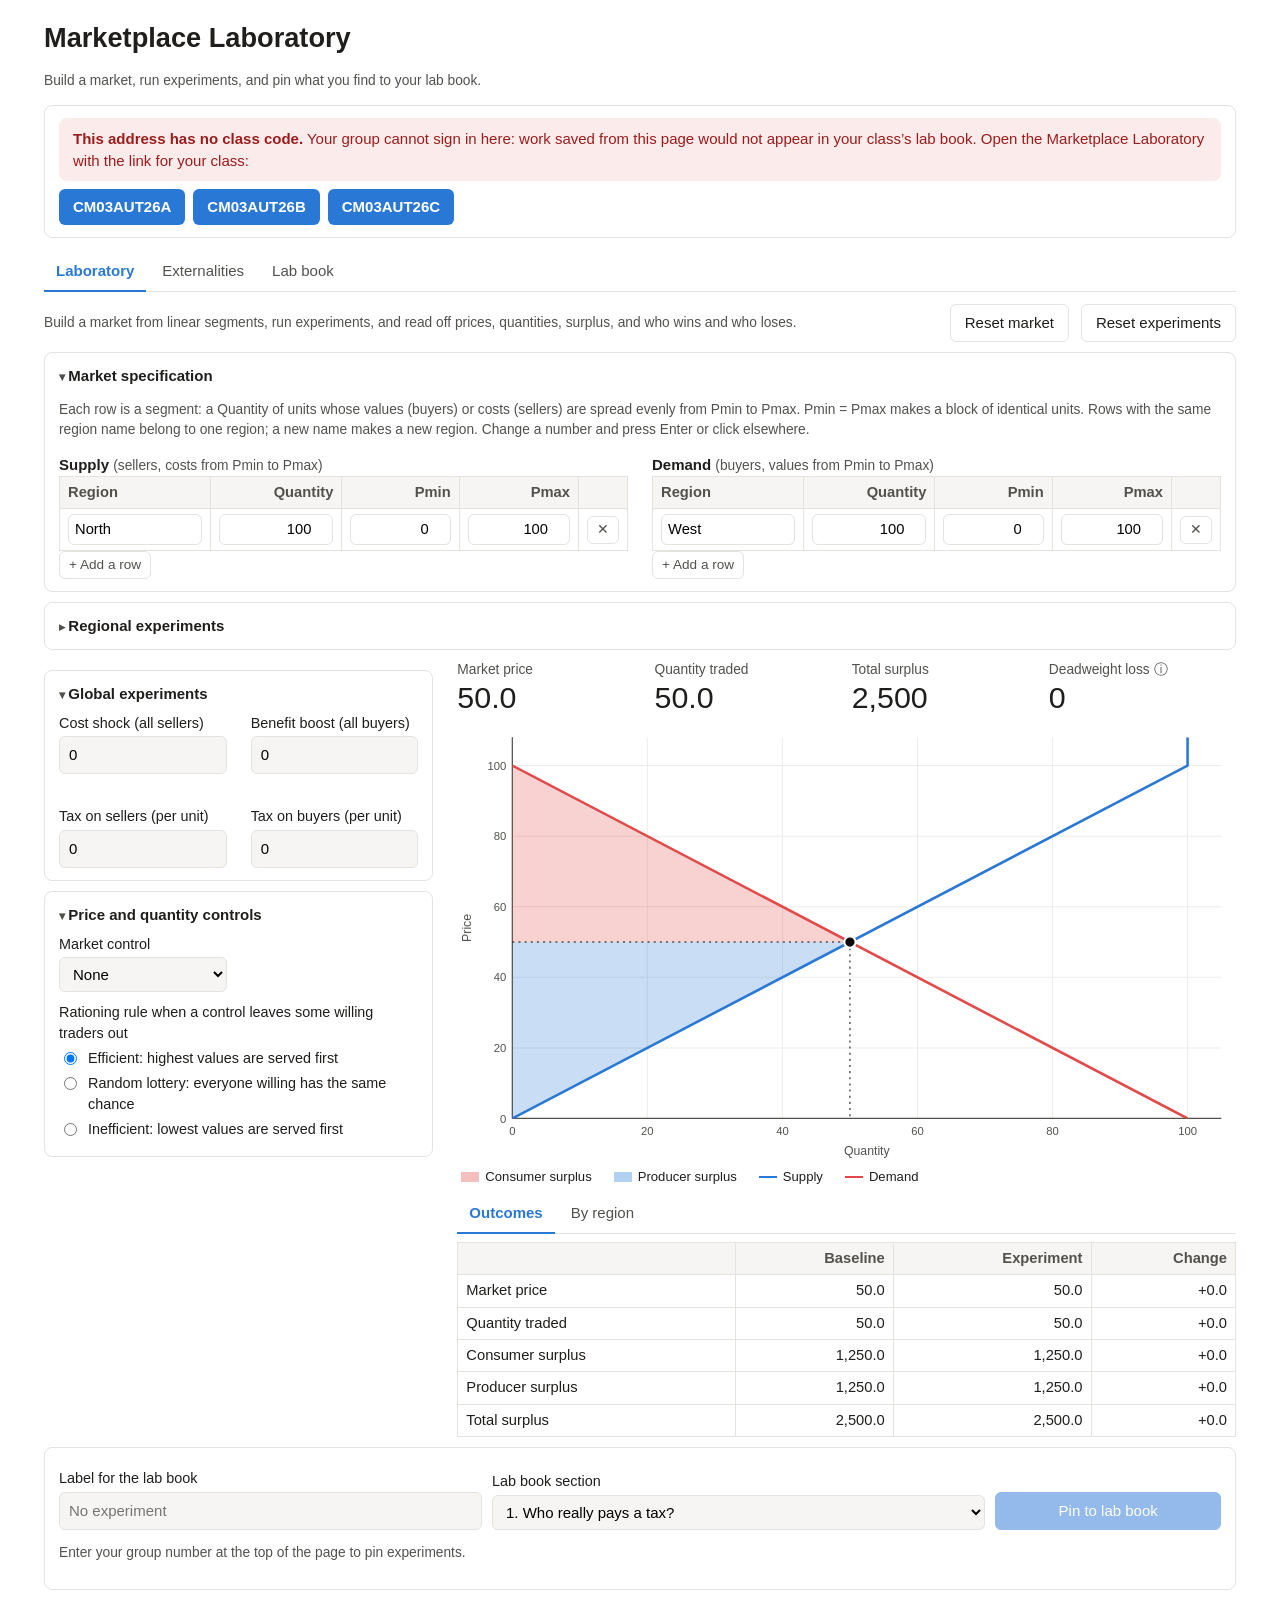
<file: docs/index.html>
<!DOCTYPE html>
<html lang="en">
<head>
<meta charset="utf-8">
<meta name="viewport" content="width=device-width, initial-scale=1">
<title>Marketplace Laboratory</title>
<style>
:root { --text: #1f1e1c; --muted: #52514e; --line: #e4e3df; --panel: #f6f5f3; --primary: #2a78d6; --primary-dark: #1f5fae;
        --accent: #eb6834; --gain: #2a78d6; --loss: #e34948; --radius: 8px; }
* { box-sizing: border-box; }
html, body { margin: 0; padding: 0; }
body { font-family: "Source Sans 3", "Source Sans Pro", -apple-system, BlinkMacSystemFont, "Segoe UI", Helvetica, Arial, sans-serif;
       color: var(--text); background: #fff; font-size: 15px; line-height: 1.45; }
.wrap { max-width: 1240px; margin: 0 auto; padding: 18px 24px 60px; }
h1 { font-size: 1.7rem; margin: 0 0 2px; }
h2 { font-size: 1.1rem; margin: 18px 0 8px; }
.caption, .small { color: var(--muted); font-size: 0.86rem; }
.note { border-left: 3px solid var(--accent); padding: 4px 10px; margin: 8px 0 12px; color: var(--muted); font-size: 0.92rem; }
.info { background: #e7f1fb; color: #1f5fae; padding: 10px 14px; border-radius: var(--radius); margin: 10px 0; }
.error { background: #fbebeb; color: #9b1c1c; padding: 10px 14px; border-radius: var(--radius); margin: 10px 0; }
.success { background: #e5f4e4; color: #1f6b2a; padding: 8px 12px; border-radius: var(--radius); margin: 8px 0; font-size: 0.92rem; }
.panel { border: 1px solid var(--line); border-radius: var(--radius); padding: 12px 14px; margin: 10px 0; background: #fff; }
.panel.shaded { background: var(--panel); }
details.panel > summary { cursor: pointer; font-weight: 600; list-style: none; }
details.panel > summary::before { content: "▸ "; color: var(--muted); font-size: 0.8em; }
details[open].panel > summary::before { content: "▾ "; }
details.panel > summary::-webkit-details-marker { display: none; }
.row { display: flex; gap: 12px; align-items: center; flex-wrap: wrap; }
.row.between { justify-content: space-between; }
.cols { display: grid; grid-template-columns: 1fr 1fr; gap: 24px; }
.cols-4-8 { display: grid; grid-template-columns: 4fr 8fr; gap: 24px; align-items: start; }
@media (max-width: 900px) { .cols, .cols-4-8 { grid-template-columns: 1fr; } }
label { display: block; font-size: 0.9rem; color: var(--text); margin: 8px 0 3px; }
input[type=number], input[type=text], select, textarea { font: inherit; padding: 7px 9px; border: 1px solid var(--line); border-radius: 6px; background: var(--panel); width: 100%; }
input[type=number]:focus, input[type=text]:focus, select:focus, textarea:focus { outline: 2px solid var(--primary); border-color: var(--primary); background: #fff; }
textarea { min-height: 110px; resize: vertical; }
.radio label { display: flex; gap: 8px; align-items: flex-start; margin: 4px 0; font-weight: 400; }
.radio input { margin-top: 4px; }
button { font: inherit; padding: 7px 14px; border-radius: 6px; border: 1px solid var(--line); background: #fff; cursor: pointer; color: var(--text); }
button:hover { border-color: var(--primary); color: var(--primary); }
button.primary { background: var(--primary); border-color: var(--primary); color: #fff; }
button.primary:hover { background: var(--primary-dark); color: #fff; }
button:disabled { opacity: 0.5; cursor: not-allowed; }
button.small { padding: 3px 9px; font-size: 0.85rem; }
a.button { display: inline-block; padding: 7px 14px; border-radius: 6px; background: var(--primary); color: #fff; text-decoration: none; font-weight: 600; }
a.button:hover { background: var(--primary-dark); }
.tabs { display: flex; gap: 4px; border-bottom: 1px solid var(--line); margin: 14px 0 12px; }
.tabs button { border: none; border-bottom: 2px solid transparent; border-radius: 0; background: none; padding: 8px 12px; margin-bottom: -1px; color: var(--muted); }
.tabs button.active { color: var(--primary); border-bottom-color: var(--primary); font-weight: 600; }
.tabs.inner { margin: 6px 0 8px; }
table.grid { border-collapse: collapse; width: 100%; font-size: 0.92rem; }
table.grid th, table.grid td { border: 1px solid var(--line); padding: 5px 8px; text-align: left; vertical-align: middle; }
table.grid th { background: var(--panel); font-weight: 600; color: var(--muted); }
table.grid td.num, table.grid th.num { text-align: right; font-variant-numeric: tabular-nums; }
table.grid input { padding: 4px 6px; background: #fff; }
table.grid input[type=number] { text-align: right; }
table.spec td:first-child input { min-width: 90px; }
table.grid td.remove { width: 32px; text-align: center; }
.metrics { display: grid; grid-template-columns: repeat(4, 1fr); gap: 10px; margin-bottom: 8px; }
.metric .label { color: var(--muted); font-size: 0.86rem; }
.metric .value { font-size: 1.9rem; font-weight: 400; line-height: 1.15; }
.metric .delta { font-size: 0.86rem; display: inline-block; padding: 1px 8px; border-radius: 10px; margin-top: 3px; }
.metric .delta.up { background: #e5f4e4; color: #1f6b2a; } .metric .delta.down { background: #fbebeb; color: #9b1c1c; }
.metric .delta.up.inverse { background: #fbebeb; color: #9b1c1c; } .metric .delta.down.inverse { background: #e5f4e4; color: #1f6b2a; }
.chart { width: 100%; height: auto; display: block; }
.chart .tick { font-size: 11px; fill: var(--muted); } .chart .axis { font-size: 12px; fill: var(--muted); }
.chart .note-text { font-size: 13px; font-weight: 600; }
table.grid td.marked { box-shadow: inset 0 0 0 2px #c8102e; border-radius: 3px; }
.dwl-note { margin-top: 6px; }
.legend { display: flex; flex-wrap: wrap; gap: 4px 14px; margin: 2px 0 6px; }
.legend-item { border: none; background: none; padding: 2px 4px; font-size: 0.82rem; color: var(--text); display: inline-flex; align-items: center; gap: 6px; }
.legend-item.off { color: #b5b4ae; text-decoration: line-through; }
.legend-item:disabled { color: var(--text); opacity: 1; cursor: default; }
.sw { display: inline-block; width: 18px; height: 10px; } .sw.line { height: 0; } .sw.dot { width: 10px; height: 10px; border-radius: 50%; border: 2px solid; background: #fff; }
.bars { margin: 6px 0 10px; }
.bar-row { display: flex; align-items: center; gap: 8px; margin: 3px 0; font-size: 0.86rem; }
.bar-label { width: 36%; text-align: right; color: var(--muted); }
.bar-track { position: relative; flex: 1; height: 22px; background: var(--panel); }
.bar-track::before { content: ""; position: absolute; left: 50%; top: 0; bottom: 0; border-left: 1px solid #b5b4ae; }
.bar { position: absolute; top: 2px; bottom: 2px; } .bar.gain { background: var(--gain); } .bar.loss { background: var(--loss); }
.bar-val { position: absolute; top: 2px; font-size: 0.8rem; color: var(--muted); white-space: nowrap; width: 44px; text-align: right; }
.bar-val:not([style*='max']) { text-align: left; }
.pin { display: grid; grid-template-columns: 3fr 3.5fr 1.6fr; gap: 10px; align-items: end; }
@media (max-width: 900px) { .pin { grid-template-columns: 1fr; } }
.group-line { display: flex; justify-content: space-between; align-items: center; gap: 10px; }
.group-form { display: grid; grid-template-columns: 1.6fr 6fr 1.3fr; gap: 10px; align-items: end; }
.group-form.with-pin { grid-template-columns: 1.4fr 1.2fr 5fr 1.3fr; }
@media (max-width: 900px) { .group-form { grid-template-columns: 1fr; } }
.status { color: var(--muted); font-size: 0.86rem; margin-top: 8px; }
.status.err { color: #9b1c1c; }
.badge { display: inline-block; font-size: 0.78rem; padding: 1px 8px; border-radius: 10px; background: var(--panel); color: var(--muted); margin-left: 8px; }
.labbook-wrap { overflow-x: auto; }
table.grid.labbook td { white-space: nowrap; }
table.grid.labbook th { white-space: normal; min-width: 120px; }
table.grid.labbook th .remove-entry { float: right; margin-left: 8px; padding: 0 6px; line-height: 1.5; color: var(--muted); background: #fff; }
table.grid.labbook th .remove-entry:hover { color: var(--loss); border-color: var(--loss); }
table.grid.labbook td .delta { display: block; font-size: 11px; line-height: 1.2; color: var(--muted); }
.question { margin: 18px 0 6px; } .question h3 { margin: 0 0 4px; font-size: 1rem; }
footer { margin-top: 30px; color: var(--muted); font-size: 0.8rem; }
[hidden] { display: none !important; }
.qsection { margin: 20px 0 10px; padding-top: 10px; border-top: 1px solid var(--line); }
.qsection h2 { margin: 4px 0 6px; font-size: 1.05rem; }
details.prompt > summary { cursor: pointer; color: var(--primary); font-size: 0.9rem; list-style: none; }
details.prompt > summary::before { content: "\25B8 "; font-size: 0.8em; }
details[open].prompt > summary::before { content: "\25BE "; }
details.prompt > summary::-webkit-details-marker { display: none; }
details.prompt > p { margin: 6px 0 10px; color: var(--muted); font-size: 0.95rem; }

</style>
</head>
<body>
<div class="wrap">
  <h1>Marketplace Laboratory</h1>
  <p class="caption">Build a market, run experiments, and pin what you find to your lab book.</p>
  <div id="group-panel" class="panel"></div>
  <div id="hint" class="info" hidden></div>
  <nav class="tabs" id="main-tabs">
    <button type="button" data-tab="lab" class="active">Laboratory</button>
    <button type="button" data-tab="ext">Externalities</button>
    <button type="button" data-tab="book">Lab book</button>
  </nav>
  <section id="tab-lab"></section>
  <section id="tab-ext" hidden></section>
  <section id="tab-book" hidden></section>
  <footer><span id="footer-status"></span></footer>
</div>
<script>window.MARKETLAB_CONFIG = {"endpoint": "https://script.google.com/macros/s/AKfycbwW81B0dE2LprFnKPKBrGQhMi8r1JiZkeWoPOj4zGk6sepwOcdNyhMr_lhTNBFZus7r5A/exec", "token": "marketlab", "classes": ["CM03AUT26A", "CM03AUT26B", "CM03AUT26C", "LIVE-TEST"]};</script>
<script>
/* Marketplace Laboratory engine: a line-by-line port of app/engine.py,
   app/externality.py and the measures/labels of app/labbook.py.
   Plain script: defines MarketLab (browser) and exports it for Node tests. */
var MarketLab = (function () {
  "use strict";
  var SUPPLY = "supply", DEMAND = "demand";
  var RULES = ["efficient", "random", "inefficient"];
  var CONTROLS = ["none", "ceiling", "floor", "quota"];

  function clip(x) { return x < 0 ? 0 : (x > 1 ? 1 : x); }
  function normSeg(s) {
    var lo = Math.min(+s.pmin, +s.pmax), hi = Math.max(+s.pmin, +s.pmax);
    return { quantity: Math.max(0, +s.quantity), pmin: lo, pmax: hi };
  }
  function supplyRegions(m) { return m.regions.filter(function (r) { return r.side === SUPPLY; }); }
  function demandRegions(m) { return m.regions.filter(function (r) { return r.side === DEMAND; }); }

  // ---- policy -------------------------------------------------------------
  function defaultPolicy(over) {
    var p = { cost_shock: 0, benefit_boost: 0, tax_supply: 0, tax_demand: 0, control: "none",
              control_value: null, rationing: "efficient", rent_to: "sellers", regional: {} };
    if (over) for (var k in over) if (Object.prototype.hasOwnProperty.call(over, k) && over[k] !== undefined) p[k] = over[k];
    if (!p.regional) p.regional = {};
    return p;
  }
  function regionPolicy(policy, name) {
    var rp = (policy.regional || {})[name] || {};
    return { scale: rp.scale == null ? 1 : +rp.scale, shift: +(rp.shift || 0), tax: +(rp.tax || 0),
             cap: rp.cap == null ? null : +rp.cap };
  }
  function stripped(policy) {
    var reg = {};
    for (var k in policy.regional || {}) {
      var v = regionPolicy(policy, k);
      reg[k] = { scale: v.scale, shift: v.shift, tax: 0, cap: null };
    }
    return defaultPolicy({ cost_shock: policy.cost_shock, benefit_boost: policy.benefit_boost, regional: reg });
  }

  // ---- effective segments and curves ---------------------------------------
  function effBlock(e) { return e.hi - e.lo <= 0; }
  function effDensity(e) { return effBlock(e) ? Infinity : e.mass / (e.hi - e.lo); }
  function effQ(e, p, limit) {
    if (e.mass <= 0) return 0;
    if (e.side === SUPPLY) {
      if (effBlock(e)) { if (p > e.lo) return e.mass; if (p < e.lo) return 0; return limit === "right" ? e.mass : 0; }
      return e.mass * clip((p - e.lo) / (e.hi - e.lo));
    }
    if (effBlock(e)) { if (p < e.hi) return e.mass; if (p > e.hi) return 0; return limit === "left" ? e.mass : 0; }
    return e.mass * clip((e.hi - p) / (e.hi - e.lo));
  }
  function buildEffective(market, policy) {
    var out = [];
    market.regions.forEach(function (r) {
      var rp = regionPolicy(policy, r.name);
      r.segments.forEach(function (s0, i) {
        var s = normSeg(s0), shift, tax, offset;
        if (r.side === SUPPLY) { shift = rp.shift + policy.cost_shock; tax = rp.tax + policy.tax_supply; offset = shift + tax; }
        else { shift = rp.shift + policy.benefit_boost; tax = rp.tax + policy.tax_demand; offset = shift - tax; }
        out.push({ region: r.name, side: r.side, index: i, mass: s.quantity * Math.max(0, rp.scale),
                   lo: s.pmin + offset, hi: s.pmax + offset, offset: offset, shift: shift, tax: tax });
      });
    });
    return out;
  }

  function Curves(market, policy) {
    this.market = market; this.policy = policy; this.effs = buildEffective(market, policy);
    this.caps = {};
    var self = this;
    supplyRegions(market).forEach(function (r) { var rp = regionPolicy(policy, r.name); if (rp.cap != null) self.caps[r.name] = rp.cap; });
    this.tol = 1e-9 * Math.max(1, this.effs.reduce(function (a, e) { return a + e.mass; }, 0));
  }
  Curves.prototype.supplyRegion = function (name, p, limit) {
    limit = limit || "right"; var q = 0;
    for (var i = 0; i < this.effs.length; i++) { var e = this.effs[i]; if (e.region === name && e.side === SUPPLY) q += effQ(e, p, limit); }
    var cap = this.caps[name]; return cap == null ? q : Math.min(q, Math.max(0, cap));
  };
  Curves.prototype.supply = function (p, limit) {
    limit = limit || "right"; var s = 0, regs = supplyRegions(this.market);
    for (var i = 0; i < regs.length; i++) s += this.supplyRegion(regs[i].name, p, limit);
    return s;
  };
  Curves.prototype.demand = function (p, limit) {
    limit = limit || "left"; var d = 0;
    for (var i = 0; i < this.effs.length; i++) if (this.effs[i].side === DEMAND) d += effQ(this.effs[i], p, limit);
    return d;
  };
  Curves.prototype.excess = function (p, limit) { return this.supply(p, limit) - this.demand(p, limit); };
  Curves.prototype.totalSupplyMass = function () {
    var t = 0, self = this;
    supplyRegions(this.market).forEach(function (r) {
      var m = 0; self.effs.forEach(function (e) { if (e.region === r.name) m += e.mass; });
      var cap = self.caps[r.name]; t += cap == null ? m : Math.min(cap, m);
    });
    return t;
  };
  Curves.prototype.totalDemandMass = function () { var t = 0; this.effs.forEach(function (e) { if (e.side === DEMAND) t += e.mass; }); return t; };
  Curves.prototype.breakpoints = function () {
    var pts = {}, self = this;
    this.effs.forEach(function (e) { if (e.mass > 0) { pts[e.lo] = e.lo; pts[e.hi] = e.hi; } });
    Object.keys(this.caps).forEach(function (name) { var p = self.regionInverseSupply(name, self.caps[name]); if (p != null) pts[p] = p; });
    return Object.keys(pts).map(function (k) { return pts[k]; }).sort(function (a, b) { return a - b; });
  };
  Curves.prototype.regionInverseSupply = function (name, q) {
    var segs = this.effs.filter(function (e) { return e.region === name && e.side === SUPPLY && e.mass > 0; });
    return inverseQuantity(segs, q, SUPPLY);
  };
  Curves.prototype.clear = function () {
    var flags = { indeterminate_price: false, no_trade: false };
    var S = this.totalSupplyMass(), D = this.totalDemandMass(), bps = this.breakpoints();
    if (S <= this.tol || D <= this.tol || !bps.length) { flags.no_trade = true; return [bps.length ? bps[0] : 0, 0, flags]; }
    var tol = this.tol, n = bps.length, self = this;
    var eRight = bps.map(function (b) { return self.excess(b, "right"); });
    var eLeft = [-D].concat(bps.slice(1).map(function (b) { return self.excess(b, "left"); }));
    for (var i = 0; i < n; i++) {
      var eL = eLeft[i], eR = eRight[i];
      if (eL <= tol && eR >= -tol && (eL < -tol || eR > tol)) {
        var p = bps[i], q = Math.min(this.supply(p, "right"), this.demand(p, "left"));
        return this.flatAdjust(p, q, i, bps, eRight, eLeft, flags);
      }
      if (i < n - 1 && eR < -tol && eLeft[i + 1] > tol) {
        var a = bps[i], b = bps[i + 1], pp = a + (b - a) * (-eR) / (eLeft[i + 1] - eR);
        return [pp, this.supply(pp, "right"), flags];
      }
    }
    var pl = bps[n - 1];
    return [pl, Math.min(this.supply(pl, "right"), this.demand(pl, "left")), flags];
  };
  Curves.prototype.flatAdjust = function (p, q, i, bps, eRight, eLeft, flags) {
    var tol = this.tol; if (Math.abs(eRight[i]) > tol) return [p, q, flags];
    var j = i, n = bps.length;
    while (j < n - 1 && Math.abs(eRight[j]) <= tol && Math.abs(eLeft[j + 1]) <= tol) j++;
    if (j > i) { var pHi = bps[j]; flags.indeterminate_price = true; flags.price_interval = [p, pHi];
                 var mid = 0.5 * (p + pHi); return [mid, this.supply(mid, "right"), flags]; }
    return [p, q, flags];
  };
  Curves.prototype.inverseDemand = function (q) {
    var bps = this.breakpoints(), self = this;
    if (q <= this.tol) return bps.length ? bps[bps.length - 1] : 0;
    var p = inverseDemandFn(function (x, l) { return self.demand(x, l); }, bps, q, this.tol);
    return p != null ? p : (bps.length ? bps[0] : 0);
  };
  Curves.prototype.inverseSupply = function (q) {
    var bps = this.breakpoints(), self = this;
    if (q <= this.tol) return bps.length ? bps[0] : 0;
    var p = inverseSupplyFn(function (x, l) { return self.supply(x, l); }, bps, q, this.tol);
    return p != null ? p : (bps.length ? bps[bps.length - 1] : 0);
  };

  function inverseSupplyFn(S, bps, q, tol) {
    if (!bps.length) return null;
    if (S(bps[0], "right") >= q - tol) return bps[0];
    for (var i = 0; i < bps.length - 1; i++) {
      var a = bps[i], b = bps[i + 1], sa = S(a, "right"), sb = S(b, "left");
      if (sb >= q - tol) { if (sb <= sa + tol) return a; return a + (b - a) * clip((q - sa) / (sb - sa)); }
      if (S(b, "right") >= q - tol) return b;
    }
    return null;
  }
  function inverseDemandFn(D, bps, q, tol) {
    if (!bps.length) return null;
    var top = bps[bps.length - 1];
    if (D(top, "left") >= q - tol) return top;
    for (var i = bps.length - 1; i >= 1; i--) {
      var b = bps[i], a = bps[i - 1], da = D(a, "right"), db = D(b, "left");
      if (da >= q - tol) { if (da <= db + tol) return b; return a + (b - a) * clip((da - q) / (da - db)); }
      if (D(a, "left") >= q - tol) return a;
    }
    return null;
  }
  function inverseQuantity(segs, q, side) {
    segs = segs.filter(function (e) { return e.mass > 0; });
    if (!segs.length) return null;
    var total = segs.reduce(function (a, e) { return a + e.mass; }, 0), tol = 1e-9 * Math.max(1, total);
    if (q > total + tol) return null;
    var set = {}; segs.forEach(function (e) { set[e.lo] = e.lo; set[e.hi] = e.hi; });
    var bps = Object.keys(set).map(function (k) { return set[k]; }).sort(function (a, b) { return a - b; });
    if (q <= tol) return side === DEMAND ? bps[bps.length - 1] : bps[0];
    var f = function (p, lim) { return segs.reduce(function (a, e) { return a + effQ(e, p, lim); }, 0); };
    return side === DEMAND ? inverseDemandFn(f, bps, q, tol) : inverseSupplyFn(f, bps, q, tol);
  }

  // ---- allocations --------------------------------------------------------
  function allocQuantity(a) {
    var e = a.eff;
    if (effBlock(e)) return a.pieces.reduce(function (s, p) { return s + p.prob * e.mass; }, 0);
    var d = effDensity(e); return a.pieces.reduce(function (s, p) { return s + p.prob * d * (p.hi - p.lo); }, 0);
  }
  function allocSurplus(a) {
    var e = a.eff, tot = 0;
    a.pieces.forEach(function (p) {
      var m, t;
      if (effBlock(e)) { m = p.prob * e.mass; t = e.lo; } else { m = p.prob * effDensity(e) * (p.hi - p.lo); t = 0.5 * (p.lo + p.hi); }
      tot += m * (e.side === SUPPLY ? (a.price_eff - t) : (t - a.price_eff));
    });
    return tot;
  }
  function allocTax(a) { return a.eff.tax * allocQuantity(a); }
  function willingPieces(e, p) {
    if (e.mass <= 0) return [];
    if (e.side === SUPPLY) {
      if (effBlock(e)) return e.lo <= p ? [{ lo: e.lo, hi: e.lo, prob: 1 }] : [];
      if (p <= e.lo) return [];
      return [{ lo: e.lo, hi: Math.min(e.hi, p), prob: 1 }];
    }
    if (effBlock(e)) return e.hi >= p ? [{ lo: e.hi, hi: e.hi, prob: 1 }] : [];
    if (p >= e.hi) return [];
    return [{ lo: Math.max(e.lo, p), hi: e.hi, prob: 1 }];
  }
  function pieceMass(e, pc) { return pc.prob * (effBlock(e) ? e.mass : effDensity(e) * (pc.hi - pc.lo)); }
  function willingMass(segs, willing) {
    var W = 0; willing.forEach(function (ps, k) { ps.forEach(function (pc) { W += pieceMass(segs[k], pc); }); }); return W;
  }
  function serveBest(segs, target, side) {
    var out = segs.map(function () { return []; });
    var total = segs.reduce(function (a, e) { return a + e.mass; }, 0), tol = 1e-9 * Math.max(1, total);
    if (target <= tol) return out;
    target = Math.min(target, total);
    var thr = inverseQuantity(segs, target, side);
    if (thr == null) return out;
    var strict = 0, ties = [];
    segs.forEach(function (e, k) {
      if (e.mass <= 0) return;
      if (side === DEMAND) {
        if (effBlock(e)) { if (e.lo > thr + tol) { out[k].push({ lo: e.lo, hi: e.lo, prob: 1 }); strict += e.mass; } else if (Math.abs(e.lo - thr) <= tol) ties.push(k); }
        else { var lo = Math.max(e.lo, thr); if (e.hi > lo + tol) { out[k].push({ lo: lo, hi: e.hi, prob: 1 }); strict += effDensity(e) * (e.hi - lo); } }
      } else {
        if (effBlock(e)) { if (e.lo < thr - tol) { out[k].push({ lo: e.lo, hi: e.lo, prob: 1 }); strict += e.mass; } else if (Math.abs(e.lo - thr) <= tol) ties.push(k); }
        else { var hi = Math.min(e.hi, thr); if (hi > e.lo + tol) { out[k].push({ lo: e.lo, hi: hi, prob: 1 }); strict += effDensity(e) * (hi - e.lo); } }
      }
    });
    var rem = target - strict;
    if (ties.length && rem > tol) {
      var tieMass = ties.reduce(function (a, k) { return a + segs[k].mass; }, 0), f = clip(rem / tieMass);
      ties.forEach(function (k) { out[k].push({ lo: segs[k].lo, hi: segs[k].lo, prob: f }); });
    }
    return out;
  }
  function serveWorst(segs, target, price, side) {
    var willing = segs.map(function (e) { return willingPieces(e, price); });
    var W = willingMass(segs, willing), tol = 1e-9 * Math.max(1, W);
    var out = segs.map(function () { return []; });
    if (target <= tol) return out;
    if (target >= W - tol) return willing;
    var best = serveBest(segs, W - target, side);
    segs.forEach(function (e, k) {
      willing[k].forEach(function (wp) {
        if (effBlock(e)) { var pb = best[k].reduce(function (a, b) { return a + b.prob; }, 0); if (1 - pb > tol) out[k].push({ lo: e.lo, hi: e.lo, prob: 1 - pb }); }
        else {
          var lo, hi;
          if (best[k].length) { var b = best[k][0]; if (side === DEMAND) { lo = wp.lo; hi = b.lo; } else { lo = b.hi; hi = wp.hi; } }
          else { lo = wp.lo; hi = wp.hi; }
          if (hi > lo + tol) out[k].push({ lo: lo, hi: hi, prob: 1 });
        }
      });
    });
    return out;
  }
  function serveRandom(segs, target, price) {
    var willing = segs.map(function (e) { return willingPieces(e, price); });
    var W = willingMass(segs, willing);
    if (W <= 0) return segs.map(function () { return []; });
    var f = clip(target / W);
    return willing.map(function (ps) { return ps.map(function (pc) { return { lo: pc.lo, hi: pc.hi, prob: pc.prob * f }; }); });
  }
  function ration(segs, target, price, side, rule) {
    var willing = segs.map(function (e) { return willingPieces(e, price); });
    var W = willingMass(segs, willing), tol = 1e-9 * Math.max(1, W);
    if (target >= W - tol) return willing;
    if (rule === "random") return serveRandom(segs, target, price);
    if (rule === "inefficient") return serveWorst(segs, target, price, side);
    return serveBest(segs, target, side);
  }

  // ---- solve --------------------------------------------------------------
  function solve(market, policy, withBenchmark) {
    if (withBenchmark === undefined) withBenchmark = true;
    policy = defaultPolicy(policy);
    if (RULES.indexOf(policy.rationing) < 0) throw new Error("unknown rationing rule " + policy.rationing);
    if (CONTROLS.indexOf(policy.control) < 0) throw new Error("unknown control " + policy.control);
    var cur = new Curves(market, policy), effs = cur.effs;
    var cl = cur.clear(), pStar = cl[0], qStar = cl[1], flags = cl[2];
    var price = pStar, quantity = qStar, rationedSide = null, shortage = 0, binding = false, sellerPrice = null;
    var ctrl = policy.control, val = policy.control_value;
    if (ctrl === "ceiling" && val != null && val < pStar - cur.tol && qStar > 0) {
      price = +val; quantity = cur.supply(price, "right"); shortage = cur.demand(price, "left") - quantity; rationedSide = DEMAND; binding = true;
    } else if (ctrl === "floor" && val != null && val > pStar + cur.tol && qStar > 0) {
      price = +val; quantity = cur.demand(price, "left"); shortage = cur.supply(price, "right") - quantity; rationedSide = SUPPLY; binding = true;
    } else if (ctrl === "quota" && val != null && val < qStar - cur.tol) {
      if (Object.keys(cur.caps).length) throw new Error("a market-wide quota cannot be combined with regional caps");
      quantity = Math.max(0, +val); price = cur.inverseDemand(quantity); binding = true;
      if (policy.rent_to === "government") sellerPrice = cur.inverseSupply(quantity);
      else { rationedSide = SUPPLY; shortage = cur.supply(price, "right") - quantity; }
    }
    var allocs = [];
    var dSegs = effs.filter(function (e) { return e.side === DEMAND; });
    var dPieces = ration(dSegs, quantity, price, DEMAND, rationedSide === DEMAND ? policy.rationing : "efficient");
    dSegs.forEach(function (e, k) { allocs.push({ eff: e, pieces: dPieces[k], price_eff: price }); });
    var sRegions = supplyRegions(market), pooled = [], pooledTarget = quantity, regionRent = {}, regionCapped = {};
    sRegions.forEach(function (r) {
      var segs = effs.filter(function (e) { return e.region === r.name && e.side === SUPPLY; });
      var cap = cur.caps[r.name];
      var raw = segs.reduce(function (a, e) { return a + effQ(e, price, "right"); }, 0);
      if (cap != null && raw > cap + cur.tol && quantity > cur.tol) {
        regionCapped[r.name] = true;
        var take = Math.min(cap, quantity); pooledTarget -= take;
        if (policy.rent_to === "government") {
          var pr = cur.regionInverseSupply(r.name, take); pr = pr == null ? price : Math.min(pr, price);
          var pcs = serveBest(segs, take, SUPPLY); regionRent[r.name] = (price - pr) * take;
          segs.forEach(function (e, k) { allocs.push({ eff: e, pieces: pcs[k], price_eff: pr }); });
        } else {
          var pcs2 = ration(segs, take, price, SUPPLY, policy.rationing);
          segs.forEach(function (e, k) { allocs.push({ eff: e, pieces: pcs2[k], price_eff: price }); });
        }
      } else { regionCapped[r.name] = false; segs.forEach(function (e) { pooled.push(e); }); }
    });
    if (sellerPrice != null) {
      var pcsP = serveBest(pooled, pooledTarget, SUPPLY), rentTotal = (price - sellerPrice) * pooledTarget;
      pooled.forEach(function (e, k) { allocs.push({ eff: e, pieces: pcsP[k], price_eff: sellerPrice }); });
      var qs = {}, totQ = 0;
      sRegions.forEach(function (r) { qs[r.name] = allocs.filter(function (a) { return a.eff.region === r.name; }).reduce(function (a, x) { return a + allocQuantity(x); }, 0); totQ += qs[r.name]; });
      totQ = totQ || 1;
      sRegions.forEach(function (r) { regionRent[r.name] = (regionRent[r.name] || 0) + rentTotal * qs[r.name] / totQ; });
    } else {
      var rule = rationedSide === SUPPLY ? policy.rationing : "efficient";
      var pcsQ = ration(pooled, Math.max(0, pooledTarget), price, SUPPLY, rule);
      pooled.forEach(function (e, k) { allocs.push({ eff: e, pieces: pcsQ[k], price_eff: price }); });
    }
    var regionsOut = [], cs = 0, ps = 0, tax = 0, rent = 0;
    market.regions.forEach(function (r) {
      var mine = allocs.filter(function (a) { return a.eff.region === r.name; });
      var q = mine.reduce(function (a, x) { return a + allocQuantity(x); }, 0);
      var s = mine.reduce(function (a, x) { return a + allocSurplus(x); }, 0);
      var t = mine.reduce(function (a, x) { return a + allocTax(x); }, 0);
      var rp = regionPolicy(policy, r.name), net, willing;
      if (r.side === SUPPLY) {
        var taxUnit = rp.tax + policy.tax_supply, priceEff = mine.length ? mine[0].price_eff : price;
        net = priceEff - taxUnit;
        willing = effs.filter(function (e) { return e.region === r.name; }).reduce(function (a, e) { return a + effQ(e, price, "right"); }, 0);
      } else {
        net = price + rp.tax + policy.tax_demand;
        willing = effs.filter(function (e) { return e.region === r.name; }).reduce(function (a, e) { return a + effQ(e, price, "left"); }, 0);
      }
      var rr = regionRent[r.name] || 0;
      regionsOut.push({ name: r.name, side: r.side, quantity: q, surplus: s, tax: t, rent: rr, net_price: net, willing: willing, capped: !!regionCapped[r.name] });
      if (r.side === SUPPLY) ps += s; else cs += s;
      tax += t; rent += rr;
    });
    var out = { price: price, quantity: quantity, allocs: allocs, regions: regionsOut, consumer_surplus: cs, producer_surplus: ps,
                tax_revenue: tax, licence_rent: rent, government_revenue: tax + rent, total_surplus: cs + ps + tax + rent,
                rationed_side: rationedSide, shortage: shortage, flags: flags, control_binding: binding,
                benchmark_surplus: NaN, deadweight_loss: NaN, rationing_loss: NaN, elasticity_demand: NaN, elasticity_supply: NaN };
    var el = elasticities(cur, price, quantity); out.elasticity_demand = el[0]; out.elasticity_supply = el[1];
    if (withBenchmark) {
      var bench = solve(market, stripped(policy), false);
      out.benchmark_surplus = bench.total_surplus; out.deadweight_loss = bench.total_surplus - out.total_surplus;
      var licensed = Object.keys(regionCapped).some(function (k) { return regionCapped[k]; }) && policy.rent_to === "sellers";
      if ((rationedSide != null || licensed) && policy.rationing !== "efficient") {
        var p2 = defaultPolicy(policy); p2.rationing = "efficient";
        out.rationing_loss = solve(market, p2, false).total_surplus - out.total_surplus;
      } else out.rationing_loss = 0;
    }
    return out;
  }
  function elasticities(cur, p, q) {
    if (q <= cur.tol || p <= 0) return [NaN, NaN];
    var h = 1e-6 * Math.max(1, Math.abs(p));
    var dD = (cur.demand(p + h, "right") - cur.demand(p - h, "left")) / (2 * h);
    var dS = (cur.supply(p + h, "right") - cur.supply(p - h, "left")) / (2 * h);
    return [-dD * p / q, dS * p / q];
  }

  // ---- winners and losers ----------------------------------------------------
  function probAt(pieces, x, block) {
    if (block) return pieces.reduce(function (a, p) { return a + p.prob; }, 0);
    for (var i = 0; i < pieces.length; i++) { var p = pieces[i]; if (p.lo - 1e-12 <= x && x <= p.hi + 1e-12) return p.prob; }
    return 0;
  }
  function accumulate(g, region, side, p0, p1, mass, x, s0, s1) {
    if (mass <= 0) return;
    var m, gg;
    if (p0 > 0 && p1 > 0) { m = mass * p0 * p1; gg = g(region, side, "kept"); gg.mass += m; gg.change += m * (s1(x) - s0(x)); }
    if (p0 > 0 && p1 < 1) { m = mass * p0 * (1 - p1); gg = g(region, side, "lost"); gg.mass += m; gg.change += -m * s0(x); }
    if (p1 > 0 && p0 < 1) { m = mass * (1 - p0) * p1; gg = g(region, side, "new"); gg.mass += m; gg.change += m * s1(x); }
  }
  function compare(before, after) {
    var groups = {}, order = [];
    var g = function (region, side, kind) {
      var key = region + "|" + side + "|" + kind;
      if (!groups[key]) { groups[key] = { region: region, side: side, kind: kind, mass: 0, change: 0 }; order.push(key); }
      return groups[key];
    };
    var bMap = {}, aMap = {}, keys = {};
    before.allocs.forEach(function (a) { var k = a.eff.region + "\u0000" + a.eff.index; bMap[k] = a; keys[k] = [a.eff.region, a.eff.index]; });
    after.allocs.forEach(function (a) { var k = a.eff.region + "\u0000" + a.eff.index; aMap[k] = a; keys[k] = [a.eff.region, a.eff.index]; });
    var sorted = Object.keys(keys).sort(function (x, y) { var kx = keys[x], ky = keys[y]; if (kx[0] < ky[0]) return -1; if (kx[0] > ky[0]) return 1; return kx[1] - ky[1]; });
    sorted.forEach(function (key) {
      var a0 = bMap[key], a1 = aMap[key];
      var e0 = a0 ? a0.eff : a1.eff, e1 = a1 ? a1.eff : a0.eff, side = e0.side, region = e0.region;
      var loU = e0.lo - e0.offset, hiU = e0.hi - e0.offset;
      var m0 = a0 ? a0.eff.mass : 0, m1 = a1 ? a1.eff.mass : 0, block = effBlock(e0), common = Math.min(m0, m1);
      var s0 = function (x) { return side === SUPPLY ? (a0.price_eff - (x + e0.offset)) : ((x + e0.offset) - a0.price_eff); };
      var s1 = function (x) { return side === SUPPLY ? (a1.price_eff - (x + e1.offset)) : ((x + e1.offset) - a1.price_eff); };
      var gg, m;
      if (block) {
        var p0 = a0 ? probAt(a0.pieces, e0.lo, true) : 0, p1 = a1 ? probAt(a1.pieces, e1.lo, true) : 0, x = loU;
        accumulate(g, region, side, p0, p1, common, x, a0 ? s0 : null, a1 ? s1 : null);
        if (m1 > m0 && a1) { gg = g(region, side, "new"); gg.mass += (m1 - m0) * p1; gg.change += (m1 - m0) * p1 * s1(x); }
        if (m0 > m1 && a0) { gg = g(region, side, "lost"); gg.mass += (m0 - m1) * p0; gg.change += -(m0 - m1) * p0 * s0(x); }
        return;
      }
      var set = {}; set[loU] = loU; set[hiU] = hiU;
      if (a0) a0.pieces.forEach(function (pc) { set[pc.lo - e0.offset] = pc.lo - e0.offset; set[pc.hi - e0.offset] = pc.hi - e0.offset; });
      if (a1) a1.pieces.forEach(function (pc) { set[pc.lo - e1.offset] = pc.lo - e1.offset; set[pc.hi - e1.offset] = pc.hi - e1.offset; });
      var pts = Object.keys(set).map(function (k) { return set[k]; }).filter(function (v) { return loU - 1e-12 <= v && v <= hiU + 1e-12; }).sort(function (a, b) { return a - b; });
      var width = hiU - loU;
      for (var i = 0; i < pts.length - 1; i++) {
        var x1 = pts[i], x2 = pts[i + 1]; if (x2 - x1 <= 1e-12) continue;
        var mid = 0.5 * (x1 + x2);
        var q0 = a0 ? probAt(a0.pieces, mid + e0.offset, false) : 0, q1 = a1 ? probAt(a1.pieces, mid + e1.offset, false) : 0;
        var share = (x2 - x1) / width;
        accumulate(g, region, side, q0, q1, common * share, mid, a0 ? s0 : null, a1 ? s1 : null);
        if (m1 > m0 && a1) { m = (m1 - m0) * share * q1; gg = g(region, side, "new"); gg.mass += m; gg.change += m * s1(mid); }
        if (m0 > m1 && a0) { m = (m0 - m1) * share * q0; gg = g(region, side, "lost"); gg.mass += m; gg.change += -m * s0(mid); }
      }
    });
    return order.map(function (k) { return groups[k]; }).filter(function (gr) { return gr.mass > 1e-9; })
      .map(function (gr) { gr.average = gr.mass > 1e-12 ? gr.change / gr.mass : 0; return gr; });
  }

  // ---- plot helpers ---------------------------------------------------------------
  function dedupPts(pts) {
    var out = [];
    pts.forEach(function (qp) { if (!out.length || Math.abs(out[out.length - 1][0] - qp[0]) > 1e-12 || Math.abs(out[out.length - 1][1] - qp[1]) > 1e-12) out.push(qp); });
    return out;
  }
  function curvePoints(cur, side, pMax) {
    var bps = cur.breakpoints().filter(function (b) { return 0 < b && b < pMax; });
    var grid = [0].concat(bps, [pMax]), pts = [];
    var f = side === SUPPLY ? function (b, l) { return cur.supply(b, l); } : function (b, l) { return cur.demand(b, l); };
    grid.forEach(function (b) { pts.push([f(b, "left"), b]); pts.push([f(b, "right"), b]); });
    if (side === DEMAND) pts.reverse();
    var out = dedupPts(pts);
    if (side === DEMAND) while (out.length > 1 && out[0][0] <= 1e-12 && out[1][0] <= 1e-12) out.shift();
    return out;
  }
  function servedCurvePoints(out, side, offset) {
    offset = offset || 0;
    var pieces = [];
    out.allocs.forEach(function (a) {
      var e = a.eff; if (e.side !== side) return;
      a.pieces.forEach(function (pc) {
        if (effBlock(e)) pieces.push([e.lo + offset, e.lo + offset, pc.prob * e.mass, null]);
        else if (pc.hi > pc.lo) pieces.push([pc.lo + offset, pc.hi + offset, null, pc.prob * effDensity(e)]);
      });
    });
    if (!pieces.length) return [];
    var set = {}; pieces.forEach(function (p) { set[p[0]] = p[0]; set[p[1]] = p[1]; });
    var bps = Object.keys(set).map(function (k) { return set[k]; }).sort(function (a, b) { return a - b; });
    var qAt = function (p, limit) {
      var tot = 0;
      pieces.forEach(function (pc) {
        var lo = pc[0], hi = pc[1], m = pc[2], d = pc[3];
        if (m != null) {
          if (side === DEMAND) tot += (lo > p || (lo === p && limit === "left")) ? m : 0;
          else tot += (lo < p || (lo === p && limit === "right")) ? m : 0;
        } else if (side === DEMAND) tot += d * Math.max(0, hi - Math.max(lo, p));
        else tot += d * Math.max(0, Math.min(hi, p) - lo);
      });
      return tot;
    };
    var pts = [];
    bps.forEach(function (b) { pts.push([qAt(b, "left"), b]); pts.push([qAt(b, "right"), b]); });
    if (side === DEMAND) pts.reverse();
    return dedupPts(pts);
  }

  // ---- externality ----------------------------------------------------------------
  function privateSurplus(out) { return out.consumer_surplus + out.producer_surplus + out.tax_revenue + out.licence_rent; }
  function socialOptimum(market, policy, harm) { var p = stripped(policy); p.tax_supply = +harm; return solve(market, p, false); }
  function solveSocial(market, policy, harm) {
    harm = +harm; policy = defaultPolicy(policy);
    var out = solve(market, policy, false), opt = socialOptimum(market, policy, harm);
    var priv = privateSurplus(out), third = -harm * out.quantity, w = priv + third;
    var wOpt = privateSurplus(opt) - harm * opt.quantity, dwl = wOpt - w;
    if (dwl < 0 && dwl > -1e-9 * Math.max(1, Math.abs(wOpt))) dwl = 0;
    return { out: out, harm_per_unit: harm, third_party: third, private_surplus: priv, social_surplus: w, opt: opt,
             opt_quantity: opt.quantity, opt_buyer_price: opt.price, opt_seller_price: opt.price - harm, opt_surplus: wOpt, deadweight_loss: dwl };
  }

  // ---- market from rows (scenarios.group_regions) ------------------------------------
  function groupRegions(rows, side, taken) {
    taken = taken || {}; var order = [], segs = {};
    rows.forEach(function (r) {
      var name = r[0] || "Unnamed"; if (taken[name]) name = name + " (" + side + ")";
      if (!segs[name]) { order.push(name); segs[name] = []; }
      segs[name].push({ quantity: +r[1], pmin: +r[2], pmax: +r[3] });
    });
    return order.map(function (n) { return { name: n, side: side, segments: segs[n] }; });
  }
  function buildMarket(supRows, demRows) {
    var sup = groupRegions(supRows, SUPPLY), taken = {};
    sup.forEach(function (r) { taken[r.name] = true; });
    var dem = groupRegions(demRows, DEMAND, taken);
    return { regions: sup.concat(dem) };
  }

  // ---- measures and labels (labbook.py) -------------------------------------------------
  var MEASURES = ["Market price", "Buyers pay", "Sellers receive", "Quantity traded", "Shortage or excess supply",
                  "Socially optimal quantity", "Consumer surplus", "Producer surplus", "Government revenue",
                  "Third parties", "Total surplus", "Deadweight loss"];
  function uniform(vals) {
    if (!vals.length) return null;
    for (var i = 1; i < vals.length; i++) if (Math.abs(vals[i] - vals[0]) >= 1e-9) return null;
    return vals[0];
  }
  function measuresLab(out) {
    var bp = uniform(out.regions.filter(function (r) { return r.side === DEMAND && r.quantity > 0; }).map(function (r) { return r.net_price; }));
    var sp = uniform(out.regions.filter(function (r) { return r.side === SUPPLY && r.quantity > 0; }).map(function (r) { return r.net_price; }));
    var gov = out.government_revenue;
    var m = {};
    m["Market price"] = out.price; m["Buyers pay"] = bp != null ? bp : out.price; m["Sellers receive"] = sp != null ? sp : out.price;
    m["Quantity traded"] = out.quantity;
    m["Shortage or excess supply"] = (out.control_binding && out.shortage > 1e-9) ? out.shortage : null;
    m["Socially optimal quantity"] = null; m["Consumer surplus"] = out.consumer_surplus; m["Producer surplus"] = out.producer_surplus;
    m["Government revenue"] = Math.abs(gov) > 1e-9 ? gov : 0; m["Third parties"] = null; m["Total surplus"] = out.total_surplus;
    m["Deadweight loss"] = out.deadweight_loss;
    regionMeasures(out, m);
    return m;
  }
  // With several regions on a side of the market: what each of them trades and earns (a tax on one region,
  // a tariff). Rows named "Quantity: North", "Surplus: North"; nothing is added for a side with one region.
  function regionMeasures(out, m) {
    var rs = [];
    [SUPPLY, DEMAND].forEach(function (side) {
      var mine = out.regions.filter(function (r) { return r.side === side; });
      if (mine.length > 1) rs = rs.concat(mine);
    });
    rs.forEach(function (r) { m["Quantity: " + r.name] = r.quantity; });
    rs.forEach(function (r) { m["Surplus: " + r.name] = r.surplus; });
  }
  function extraMeasures(columns) {
    // the regional rows present in any of these measure sets, in first-seen order (after the fixed MEASURES)
    var seen = {}, out = [];
    columns.forEach(function (c) { Object.keys(c || {}).forEach(function (k) { if (MEASURES.indexOf(k) < 0 && !seen[k] && /^(Quantity|Surplus): /.test(k)) { seen[k] = 1; out.push(k); } }); });
    return out.filter(function (k) { return /^Quantity: /.test(k); }).concat(out.filter(function (k) { return /^Surplus: /.test(k); }));
  }
  function measuresSocial(soc) {
    var m = measuresLab(soc.out);
    m["Socially optimal quantity"] = soc.opt_quantity; m["Third parties"] = soc.third_party;
    m["Total surplus"] = soc.social_surplus; m["Deadweight loss"] = soc.deadweight_loss;
    return m;
  }
  function num(x) { var s = (+x).toFixed(1); return s.slice(-2) === ".0" ? s.slice(0, -2) : s; }
  function taxBits(ts, td) {
    var bits = [];
    if (ts > 0) bits.push("tax " + num(ts) + " on sellers"); else if (ts < 0) bits.push("subsidy " + num(-ts) + " to sellers");
    if (td > 0) bits.push("tax " + num(td) + " on buyers"); else if (td < 0) bits.push("subsidy " + num(-td) + " to buyers");
    return bits;
  }
  function cap1(s) { return s ? s.charAt(0).toUpperCase() + s.slice(1) : s; }
  function describeLab(policy) {
    policy = defaultPolicy(policy); var bits = [];
    if (policy.cost_shock) bits.push("cost shock " + num(policy.cost_shock));
    if (policy.benefit_boost) bits.push("benefit boost " + num(policy.benefit_boost));
    bits = bits.concat(taxBits(policy.tax_supply, policy.tax_demand));
    Object.keys(policy.regional || {}).forEach(function (name) {
      var rp = regionPolicy(policy, name);
      if (Math.abs(rp.scale - 1) > 1e-9) bits.push(name + " capacity " + Math.round(100 * rp.scale) + "%");
      if (rp.shift) bits.push(name + " shift " + num(rp.shift));
      if (rp.tax > 0) bits.push(name + " tax " + num(rp.tax)); else if (rp.tax < 0) bits.push(name + " subsidy " + num(-rp.tax));
      if (rp.cap != null) bits.push(name + " cap " + num(rp.cap));
    });
    var rule = { efficient: "", random: ", lottery", inefficient: ", worst served" }[policy.rationing] || "";
    if (policy.control === "ceiling" && policy.control_value != null) bits.push("ceiling " + num(policy.control_value) + rule);
    else if (policy.control === "floor" && policy.control_value != null) bits.push("floor " + num(policy.control_value) + rule);
    else if (policy.control === "quota" && policy.control_value != null) {
      var who = policy.rent_to === "government" ? "auctioned" : "given away" + rule;
      bits.push("quota " + num(policy.control_value) + ", licences " + who);
    }
    return bits.length ? cap1(bits.join("; ")) : "No experiment";
  }
  function describeExt(policy, harm) {
    policy = defaultPolicy(policy);
    var head = harm >= 0 ? "Harm " + num(harm) : "Benefit " + num(-harm);
    var bits = taxBits(policy.tax_supply, policy.tax_demand);
    if (policy.control === "quota" && policy.control_value != null) bits.push("permit cap " + num(policy.control_value));
    return head + ": " + (bits.length ? bits.join("; ") : "no policy");
  }

  return { SUPPLY: SUPPLY, DEMAND: DEMAND, RULES: RULES, CONTROLS: CONTROLS, MEASURES: MEASURES,
           defaultPolicy: defaultPolicy, stripped: stripped, regionPolicy: regionPolicy, Curves: Curves, solve: solve, compare: compare,
           curvePoints: curvePoints, servedCurvePoints: servedCurvePoints, solveSocial: solveSocial, buildMarket: buildMarket,
           groupRegions: groupRegions, measuresLab: measuresLab, measuresSocial: measuresSocial, extraMeasures: extraMeasures, describeLab: describeLab,
           describeExt: describeExt, num: num };
})();
if (typeof module !== "undefined" && module.exports) module.exports = MarketLab;

</script>
<script>
/* SVG charts for the Marketplace Laboratory page: a port of app/charts.py.
   A figure is data (traces, markers, guide lines); render() turns it into SVG
   and a legend description. Plain script; depends on MarketLab (engine.js). */
var MLChart = (function () {
  "use strict";
  var M = (typeof MarketLab !== "undefined") ? MarketLab : require("./engine.js");
  var COLORS = { supply: "#2a78d6", demand: "#e34948", gov: "#1baf7a", dwl: "#eb6834", third: "#7b4fb3",
                 text: "#52514e", grid: "#ececea", black: "#0b0b0b" };

  function clipPath(points, q1, q2) {
    var out = [];
    for (var i = 0; i < points.length - 1; i++) {
      var qa = points[i][0], pa = points[i][1], qb = points[i + 1][0], pb = points[i + 1][1];
      var lo = Math.min(qa, qb), hi = Math.max(qa, qb);
      if (hi < q1 - 1e-12 || lo > q2 + 1e-12) continue;
      if (hi - lo <= 1e-12) { if (q1 + 1e-9 < qa && qa < q2 - 1e-9) { out.push([qa, pa]); out.push([qb, pb]); } continue; }
      var a = Math.max(q1, lo), b = Math.min(q2, hi);
      [a, b].forEach(function (q) { var t = (q - qa) / (qb - qa); out.push([q, pa + t * (pb - pa)]); });
    }
    var dedup = [];
    out.forEach(function (pt) { if (!dedup.length || Math.abs(dedup[dedup.length - 1][0] - pt[0]) > 1e-12 || Math.abs(dedup[dedup.length - 1][1] - pt[1]) > 1e-12) dedup.push(pt); });
    return dedup;
  }
  function area(traces, top, bottom, color, alpha, name, hatch, legendonly) {
    if (top.length < 2) return;
    var pts;
    if (typeof bottom === "number") { var q1 = top[0][0], q2 = top[top.length - 1][0]; pts = top.concat([[q2, bottom], [q1, bottom]]); }
    else pts = top.concat(bottom.slice().reverse());
    traces.push({ kind: "area", pts: pts, color: color, alpha: alpha, name: name, hatch: hatch || null, legendonly: !!legendonly });
  }
  function line(traces, pts, color, width, dash, name) {
    traces.push({ kind: "line", pts: pts, color: color, width: width, dash: dash || null, name: name });
  }
  function netPrice(out, side) {
    for (var i = 0; i < out.regions.length; i++) { var r = out.regions[i]; if (r.side === side && r.quantity > 0) return r.net_price; }
    return out.price;
  }
  function cap1(s) { return s.charAt(0).toUpperCase() + s.slice(1); }
  function thousands(x) { return Number(x.toFixed(1)).toLocaleString("en-GB"); }

  function marketFigure(market, policy, out, benchOut) {
    policy = M.defaultPolicy(policy);
    var real = new M.Curves(market, M.stripped(policy)), eff = new M.Curves(market, policy);
    var allBps = real.breakpoints().concat(eff.breakpoints());
    var ctrlVals = (policy.control === "ceiling" || policy.control === "floor") && policy.control_value ? [policy.control_value] : [];
    var pMax = Math.max.apply(null, allBps.concat(ctrlVals, [1])) * 1.08;
    var qMax = Math.max(real.totalSupplyMass(), real.totalDemandMass(), 1) * 1.05;
    var traces = [], notes = [];
    var regionalTax = Object.keys(policy.regional || {}).some(function (n) { return M.regionPolicy(policy, n).tax; });
    var caps = Object.keys(eff.caps).length > 0;
    var simple = !regionalTax && !caps && out.quantity > 0;
    var dPts = M.curvePoints(real, M.DEMAND, pMax), sPts = M.curvePoints(real, M.SUPPLY, pMax);
    if (simple) {
      var buyerPrice = netPrice(out, M.DEMAND), sellerPrice = netPrice(out, M.SUPPLY);
      var dServed = M.servedCurvePoints(out, M.DEMAND, policy.tax_demand), sServed = M.servedCurvePoints(out, M.SUPPLY, -policy.tax_supply);
      var Q = out.quantity;
      // A lottery: everyone willing has the same chance, so the side's surplus is a share of the whole triangle it would
      // get if all of them traded. Draw that triangle, dotted, and say what share of it is won; the other side as usual.
      var rationed = out.control_binding && out.rationed_side && out.shortage > 1e-9;
      var lottery = rationed && policy.rationing === "random", worst = rationed && policy.rationing === "inefficient";
      var willing = Q + out.shortage;
      if (lottery && out.rationed_side === M.DEMAND) {
        var tri = clipPath(dPts, 0, willing), top = tri.length ? tri[0][1] : buyerPrice;
        area(traces, tri, buyerPrice, COLORS.demand, 0.12, "Consumer surplus: a " + M.num(Q) + "-in-" + M.num(willing) + " share of the dotted triangle", ".");
        notes.push({ q: willing * 0.85, p: buyerPrice + 0.8 * (top - buyerPrice), to: [willing * 0.3, buyerPrice + 0.3 * (top - buyerPrice)],
                     text: "Consumer surplus = " + M.num(Q) + "/" + M.num(willing) + " of this triangle = " + thousands(out.consumer_surplus) });
      } else if (worst && out.rationed_side === M.DEMAND) {
        // lowest values first: the buyers served are the last Q of the willing ones along the demand curve
        area(traces, clipPath(dPts, willing - Q, willing), buyerPrice, COLORS.demand, 0.25, "Consumer surplus: the " + M.num(Q) + " lowest-value buyers of the " + M.num(willing) + " who want one");
        var triW = clipPath(dPts, willing - Q, willing), topW = triW.length ? triW[0][1] : buyerPrice;
        notes.push({ q: Math.min(willing * 0.95, qMax * 0.78), p: buyerPrice + 1.9 * (topW - buyerPrice), to: [willing - Q * 0.4, buyerPrice + 0.3 * (topW - buyerPrice)],
                     text: "Consumer surplus = the " + M.num(Q) + " lowest-value buyers of the " + M.num(willing) + " = " + thousands(out.consumer_surplus) });
      } else area(traces, clipPath(dServed, 0, Q), buyerPrice, COLORS.demand, 0.25, "Consumer surplus");
      if (lottery && out.rationed_side === M.SUPPLY) {
        var triS = clipPath(sPts, 0, willing), bottom = triS.length ? triS[0][1] : sellerPrice;
        area(traces, triS, sellerPrice, COLORS.supply, 0.12, "Producer surplus: a " + M.num(Q) + "-in-" + M.num(willing) + " share of the dotted triangle", ".");
        notes.push({ q: willing * 0.85, p: sellerPrice - 0.8 * (sellerPrice - bottom), to: [willing * 0.3, sellerPrice - 0.3 * (sellerPrice - bottom)],
                     text: "Producer surplus = " + M.num(Q) + "/" + M.num(willing) + " of this triangle = " + thousands(out.producer_surplus) });
      } else if (worst && out.rationed_side === M.SUPPLY) {
        area(traces, clipPath(sPts, willing - Q, willing), sellerPrice, COLORS.supply, 0.25, "Producer surplus: the " + M.num(Q) + " highest-cost sellers of the " + M.num(willing) + " who want to sell");
        var triWS = clipPath(sPts, willing - Q, willing), botW = triWS.length ? triWS[0][1] : sellerPrice;
        notes.push({ q: Math.min(willing * 0.95, qMax * 0.78), p: sellerPrice - 1.9 * (sellerPrice - botW), to: [willing - Q * 0.4, sellerPrice - 0.3 * (sellerPrice - botW)],
                     text: "Producer surplus = the " + M.num(Q) + " highest-cost sellers of the " + M.num(willing) + " = " + thousands(out.producer_surplus) });
      } else area(traces, clipPath(sServed, 0, Q), sellerPrice, COLORS.supply, 0.25, "Producer surplus");
      if (buyerPrice - sellerPrice > 1e-9 && out.government_revenue > 1e-9)
        area(traces, [[0, buyerPrice], [Q, buyerPrice]], sellerPrice, COLORS.gov, 0.30, out.licence_rent > out.tax_revenue ? "Licence rent" : "Tax revenue");
      // Under a lottery the lost trades are not a definite set of buyers, so the usual triangle is not drawn: the dotted
      // triangle and its note carry the story, and the loss is read from the Outcomes table.
      if (benchOut.quantity > Q + 1e-9 && !lottery && !worst)
        area(traces, clipPath(dPts, Q, benchOut.quantity), clipPath(sPts, Q, benchOut.quantity), COLORS.dwl, 0.35, "Deadweight loss: lost trades", "/");
      if (out.rationing_loss > 1e-9 && out.rationed_side === M.DEMAND && !lottery && !worst) {
        area(traces, clipPath(dPts, 0, Q), clipPath(dServed, 0, Q), COLORS.dwl, 0.35, "Deadweight loss: rationing", "\\");
        line(traces, dServed, COLORS.demand, 1.5, "dot", "Values of the buyers actually served");
      }
      if (out.rationing_loss > 1e-9 && out.rationed_side === M.SUPPLY && !lottery && !worst) {
        area(traces, clipPath(sServed, 0, Q), clipPath(sPts, 0, Q), COLORS.dwl, 0.35, "Deadweight loss: rationing", "\\");
        line(traces, sServed, COLORS.supply, 1.5, "dot", "Costs of the sellers actually selling");
      }
    }
    // The shifted curve is drawn only for a side that is actually taxed or subsidised (everyone, or one of its regions),
    // and named after what was done to it.
    var shifted = function (side, all, plus, minus, both) {
      var taxes = out.regions.filter(function (r) { return r.side === side; }).map(function (r) { return M.regionPolicy(policy, r.name).tax || 0; }).concat([all || 0]);
      var up = taxes.some(function (t) { return t > 1e-12; }), down = taxes.some(function (t) { return t < -1e-12; });
      return up && down ? both : up ? plus : down ? minus : null;
    };
    var sName = shifted(M.SUPPLY, policy.tax_supply, "Supply plus tax", "Supply minus subsidy", "Supply after taxes and subsidies");
    var dName = shifted(M.DEMAND, policy.tax_demand, "Demand minus tax", "Demand plus subsidy", "Demand after taxes and subsidies");
    if (sName) line(traces, M.curvePoints(eff, M.SUPPLY, pMax), COLORS.supply, 1.5, "dash", sName);
    if (dName) line(traces, M.curvePoints(eff, M.DEMAND, pMax), COLORS.demand, 1.5, "dash", dName);
    line(traces, sPts, COLORS.supply, 2.5, null, "Supply");
    line(traces, dPts, COLORS.demand, 2.5, null, "Demand");
    var hlines = [], vlines = [], markers = [];
    if ((policy.control === "ceiling" || policy.control === "floor") && policy.control_value != null) hlines.push({ y: policy.control_value, label: cap1(policy.control) });
    if (policy.control === "quota" && policy.control_value != null && out.control_binding) vlines.push({ x: policy.control_value, label: "Quota" });
    if (out.quantity > 0) markers.push({ q: out.quantity, p: out.price, color: COLORS.black, name: "Market outcome", guides: "both", hollow: false });
    // When a control leaves willing traders out, show how many wanted to trade at that price: a hollow dot on the
    // rationed side's curve at the willing quantity, so a lottery reads as "70 wanted one, 30 were drawn".
    if (out.control_binding && out.rationed_side && out.shortage > 1e-9) {
      var willing = out.quantity + out.shortage, dem = out.rationed_side === M.DEMAND;
      markers.push({ q: willing, p: out.price, color: dem ? COLORS.demand : COLORS.supply,
                     name: (dem ? "Buyers who want to buy at this price: " : "Sellers who want to sell at this price: ") + M.num(willing), guides: "vertical", hollow: true });
    }
    return { traces: traces, hlines: hlines, vlines: vlines, markers: markers, notes: notes, qMax: qMax, pMax: pMax };
  }

  function externalityFigure(market, policy, soc) {
    policy = M.defaultPolicy(policy);
    var out = soc.out, opt = soc.opt, harm = soc.harm_per_unit, negative = harm >= 0;
    var real = new M.Curves(market, M.stripped(policy)), eff = new M.Curves(market, policy);
    var socPol = M.stripped(policy); if (negative) socPol.tax_supply = harm; else socPol.tax_demand = harm;
    var socCur = new M.Curves(market, socPol);
    var allBps = real.breakpoints().concat(eff.breakpoints(), socCur.breakpoints());
    var pMax = Math.max.apply(null, allBps.concat([1])) * 1.08;
    var qMax = Math.max(real.totalSupplyMass(), real.totalDemandMass(), 1) * 1.05;
    var traces = [];
    var dPts = M.curvePoints(real, M.DEMAND, pMax), sPts = M.curvePoints(real, M.SUPPLY, pMax);
    var socPts = M.curvePoints(socCur, negative ? M.SUPPLY : M.DEMAND, pMax);
    var Q = out.quantity, Qo = opt.quantity;
    var regionalTax = Object.keys(policy.regional || {}).some(function (n) { return M.regionPolicy(policy, n).tax; });
    var simple = out.quantity > 0 && !regionalTax && !Object.keys(eff.caps).length;
    if (simple) {
      var buyerPrice = netPrice(out, M.DEMAND), sellerPrice = netPrice(out, M.SUPPLY);
      var dServed = M.servedCurvePoints(out, M.DEMAND, policy.tax_demand), sServed = M.servedCurvePoints(out, M.SUPPLY, -policy.tax_supply);
      area(traces, clipPath(dServed, 0, Q), buyerPrice, COLORS.demand, 0.25, "Consumer surplus");
      area(traces, clipPath(sServed, 0, Q), sellerPrice, COLORS.supply, 0.25, "Producer surplus");
      if (Math.abs(buyerPrice - sellerPrice) > 1e-9 && Math.abs(out.government_revenue) > 1e-9) {
        var name = out.licence_rent > out.tax_revenue ? "Permit revenue" : (out.government_revenue > 0 ? "Tax revenue" : "Subsidy paid");
        area(traces, [[0, buyerPrice], [Q, buyerPrice]], sellerPrice, COLORS.gov, 0.30, name);
      }
    }
    var lo = Math.min(Q, Qo), hi = Math.max(Q, Qo);
    if (hi > lo + 1e-9) {
      var other = negative ? dPts : sPts;
      area(traces, clipPath(socPts, lo, hi), clipPath(other, lo, hi), COLORS.dwl, 0.35,
           Q > Qo ? "Deadweight loss: too much traded" : "Deadweight loss: too little traded", "/");
    }
    if (Math.abs(harm) > 1e-12 && Q > 1e-9) {
      var basePts = negative ? sPts : dPts;
      area(traces, clipPath(socPts, 0, Q), clipPath(basePts, 0, Q), COLORS.third, 0.25, negative ? "Harm to third parties" : "Benefit to third parties", "\\", true);
    }
    if (Math.abs(policy.tax_supply) > 1e-12) line(traces, M.curvePoints(eff, M.SUPPLY, pMax), COLORS.supply, 1.5, "dash", policy.tax_supply > 0 ? "Supply plus tax" : "Supply minus subsidy");
    if (Math.abs(policy.tax_demand) > 1e-12) line(traces, M.curvePoints(eff, M.DEMAND, pMax), COLORS.demand, 1.5, "dash", policy.tax_demand > 0 ? "Demand minus tax" : "Demand plus subsidy");
    if (Math.abs(harm) > 1e-12) line(traces, socPts, COLORS.third, 2.2, "longdash", negative ? "Social marginal cost (supply plus harm)" : "Social marginal benefit (demand plus benefit)");
    line(traces, sPts, COLORS.supply, 2.5, null, "Supply (private marginal cost)");
    line(traces, dPts, COLORS.demand, 2.5, null, "Demand (private marginal benefit)");
    var vlines = [], markers = [];
    if (policy.control === "quota" && policy.control_value != null && out.control_binding) vlines.push({ x: policy.control_value, label: "Permit cap" });
    if (Math.abs(harm) > 1e-12 && Qo > 1e-9) markers.push({ q: Qo, p: negative ? soc.opt_buyer_price : soc.opt_seller_price, color: COLORS.third, name: "Social optimum", guides: "vertical", hollow: true });
    if (out.quantity > 0) markers.push({ q: out.quantity, p: out.price, color: COLORS.black, name: "Market outcome", guides: "both", hollow: false });
    return { traces: traces, hlines: [], vlines: vlines, markers: markers, qMax: qMax, pMax: pMax };
  }

  // ---- rendering --------------------------------------------------------------
  function rgba(hex, a) { var h = hex.replace("#", ""); return "rgba(" + parseInt(h.substr(0, 2), 16) + "," + parseInt(h.substr(2, 2), 16) + "," + parseInt(h.substr(4, 2), 16) + "," + a + ")"; }
  function niceStep(span, target) {
    var raw = span / target, mag = Math.pow(10, Math.floor(Math.log10(raw))), r = raw / mag;
    var step = r < 1.5 ? 1 : (r < 3 ? 2 : (r < 7 ? 5 : 10));
    return step * mag;
  }
  function ticks(max, target) { var step = niceStep(max, target || 6), out = []; for (var v = 0; v <= max + 1e-9; v += step) out.push(+v.toFixed(10)); return out; }
  function dashAttr(d) { return d === "dash" ? ' stroke-dasharray="8,5"' : d === "longdash" ? ' stroke-dasharray="14,6"' : d === "dot" ? ' stroke-dasharray="2,4"' : d === "dashdot" ? ' stroke-dasharray="10,4,2,4"' : ""; }
  function esc(s) { return String(s).replace(/&/g, "&amp;").replace(/</g, "&lt;").replace(/>/g, "&gt;").replace(/"/g, "&quot;"); }

  function render(fig, hidden) {
    hidden = hidden || {};
    var W = 760, H = 430, ml = 54, mr = 14, mt = 14, mb = 44, pw = W - ml - mr, ph = H - mt - mb;
    var X = function (q) { return ml + q / fig.qMax * pw; }, Y = function (p) { return H - mb - p / fig.pMax * ph; };
    var defs = [], body = [];
    ticks(fig.qMax, 6).forEach(function (t) {
      body.push('<line x1="' + X(t) + '" x2="' + X(t) + '" y1="' + mt + '" y2="' + (H - mb) + '" stroke="' + COLORS.grid + '"/>');
      body.push('<text x="' + X(t) + '" y="' + (H - mb + 16) + '" text-anchor="middle" class="tick">' + M.num(t) + '</text>');
    });
    ticks(fig.pMax, 6).forEach(function (t) {
      body.push('<line x1="' + ml + '" x2="' + (W - mr) + '" y1="' + Y(t) + '" y2="' + Y(t) + '" stroke="' + COLORS.grid + '"/>');
      body.push('<text x="' + (ml - 6) + '" y="' + (Y(t) + 4) + '" text-anchor="end" class="tick">' + M.num(t) + '</text>');
    });
    body.push('<line x1="' + ml + '" x2="' + (W - mr) + '" y1="' + (H - mb) + '" y2="' + (H - mb) + '" stroke="' + COLORS.text + '" stroke-width="1.2"/>');
    body.push('<line x1="' + ml + '" x2="' + ml + '" y1="' + mt + '" y2="' + (H - mb) + '" stroke="' + COLORS.text + '" stroke-width="1.2"/>');
    body.push('<text x="' + (ml + pw / 2) + '" y="' + (H - 8) + '" text-anchor="middle" class="axis">Quantity</text>');
    body.push('<text transform="translate(14,' + (mt + ph / 2) + ') rotate(-90)" text-anchor="middle" class="axis">Price</text>');
    body.push('<clipPath id="plot"><rect x="' + ml + '" y="' + mt + '" width="' + pw + '" height="' + ph + '"/></clipPath>');
    body.push('<g clip-path="url(#plot)">');
    fig.traces.forEach(function (t, i) {
      var off = hidden[t.name] !== undefined ? hidden[t.name] : !!t.legendonly;
      if (off) return;
      var d = t.pts.map(function (qp) { return X(qp[0]).toFixed(2) + "," + Y(qp[1]).toFixed(2); }).join(" ");
      if (t.kind === "area") {
        if (t.hatch === ".") {
          var did = "dots" + i;
          defs.push('<pattern id="' + did + '" patternUnits="userSpaceOnUse" width="7" height="7"><rect width="7" height="7" fill="' + rgba(t.color, t.alpha) + '"/>' +
                    '<circle cx="3.5" cy="3.5" r="1.2" fill="' + rgba(t.color, 0.7) + '"/></pattern>');
          body.push('<polygon points="' + d + '" fill="url(#' + did + ')" stroke="none"/>');
        } else if (t.hatch) {
          var pid = "hatch" + i, rot = t.hatch === "/" ? -45 : 45;
          defs.push('<pattern id="' + pid + '" patternUnits="userSpaceOnUse" width="7" height="7" patternTransform="rotate(' + rot + ')">' +
                    '<rect width="7" height="7" fill="' + rgba(t.color, 0.15) + '"/><line x1="0" y1="0" x2="0" y2="7" stroke="' + rgba(t.color, 0.9) + '" stroke-width="1.6"/></pattern>');
          body.push('<polygon points="' + d + '" fill="url(#' + pid + ')" stroke="none"/>');
        } else body.push('<polygon points="' + d + '" fill="' + rgba(t.color, t.alpha) + '" stroke="none"/>');
      } else body.push('<polyline points="' + d + '" fill="none" stroke="' + t.color + '" stroke-width="' + t.width + '"' + dashAttr(t.dash) + ' stroke-linejoin="round"/>');
    });
    body.push("</g>");
    fig.hlines.forEach(function (l) {
      body.push('<line x1="' + ml + '" x2="' + (W - mr) + '" y1="' + Y(l.y) + '" y2="' + Y(l.y) + '" stroke="' + COLORS.text + '" stroke-width="1.5"' + dashAttr("dashdot") + '/>');
      body.push('<text x="' + (W - mr - 4) + '" y="' + (Y(l.y) - 5) + '" text-anchor="end" class="tick">' + esc(l.label) + '</text>');
    });
    fig.vlines.forEach(function (l) {
      body.push('<line x1="' + X(l.x) + '" x2="' + X(l.x) + '" y1="' + mt + '" y2="' + (H - mb) + '" stroke="' + COLORS.text + '" stroke-width="1.5"' + dashAttr("dashdot") + '/>');
      body.push('<text x="' + (X(l.x) + 4) + '" y="' + (mt + 12) + '" class="tick">' + esc(l.label) + '</text>');
    });
    (fig.notes || []).forEach(function (n, i) {
      var aid = "arrow" + i;
      defs.push('<marker id="' + aid + '" markerWidth="8" markerHeight="8" refX="7" refY="4" orient="auto"><path d="M0,0 L8,4 L0,8 z" fill="' + COLORS.text + '"/></marker>');
      var x1 = X(n.q), y1 = Y(n.p), x2 = X(n.to[0]), y2 = Y(n.to[1]);
      body.push('<line x1="' + x1 + '" y1="' + (y1 + 6) + '" x2="' + x2 + '" y2="' + y2 + '" stroke="' + COLORS.text + '" stroke-width="1.3" marker-end="url(#' + aid + ')"/>');
      body.push('<text x="' + x1 + '" y="' + y1 + '" text-anchor="middle" class="note-text" paint-order="stroke" stroke="white" stroke-width="4" fill="' + COLORS.text + '">' + esc(n.text) + '</text>');
    });
    fig.markers.forEach(function (m) {
      if (m.guides === "both" || m.guides === "horizontal") body.push('<line x1="' + ml + '" x2="' + X(m.q) + '" y1="' + Y(m.p) + '" y2="' + Y(m.p) + '" stroke="' + m.color + '" stroke-width="1"' + dashAttr("dot") + '/>');
      if (m.guides === "both" || m.guides === "vertical") body.push('<line x1="' + X(m.q) + '" x2="' + X(m.q) + '" y1="' + Y(m.p) + '" y2="' + (H - mb) + '" stroke="' + m.color + '" stroke-width="1"' + dashAttr("dot") + '/>');
      body.push('<circle cx="' + X(m.q) + '" cy="' + Y(m.p) + '" r="5.5" fill="' + (m.hollow ? "white" : m.color) + '" stroke="' + (m.hollow ? m.color : "white") + '" stroke-width="2"><title>' + esc(m.name) + ": Q " + M.num(m.q) + ", P " + M.num(m.p) + '</title></circle>');
    });
    var svg = '<svg viewBox="0 0 ' + W + ' ' + H + '" class="chart" role="img" aria-label="Supply and demand chart"><defs>' + defs.join("") + '</defs>' + body.join("") + '</svg>';
    var legend = fig.traces.map(function (t) {
      return { name: t.name, color: t.color, kind: t.kind, hatch: t.hatch, dash: t.dash, off: hidden[t.name] !== undefined ? hidden[t.name] : !!t.legendonly };
    }).concat(fig.markers.filter(function (m) { return m.hollow; }).map(function (m) { return { name: m.name, color: m.color, kind: "marker", off: false, fixed: true }; }));
    return { svg: svg, legend: legend };
  }

  function legendHtml(legend) {
    return '<div class="legend">' + legend.map(function (it) {
      var sw;
      if (it.kind === "area") sw = '<span class="sw area" style="background:' + rgba(it.color, it.hatch ? 0.6 : 0.35) + '"></span>';
      else if (it.kind === "line") sw = '<span class="sw line" style="border-top:2.5px ' + (it.dash ? "dashed" : "solid") + ' ' + it.color + '"></span>';
      else sw = '<span class="sw dot" style="border-color:' + it.color + '"></span>';
      return '<button type="button" class="legend-item' + (it.off ? " off" : "") + (it.fixed ? " fixed" : "") + '" data-name="' + esc(it.name) + '"' + (it.fixed ? ' disabled' : '') + '>' + sw + esc(it.name) + '</button>';
    }).join("") + "</div>";
  }

  return { COLORS: COLORS, marketFigure: marketFigure, externalityFigure: externalityFigure, render: render, legendHtml: legendHtml, clipPath: clipPath };
})();
if (typeof module !== "undefined" && module.exports) module.exports = MLChart;

</script>
<script>
/* Marketplace Laboratory: the lab-book table (pinned experiments side by side with their baselines), shared by the
   class page (app.js) and the instructor page (instructor.js). Depends on MarketLab (engine.js). */
var MLBook = (function () {
  "use strict";
  var M = MarketLab;
  function esc(s) { return String(s == null ? "" : s).replace(/&/g, "&amp;").replace(/</g, "&lt;").replace(/>/g, "&gt;").replace(/"/g, "&quot;"); }
  function fmt(x, d, signed) {
    if (x == null || (typeof x === "number" && isNaN(x))) return "–";
    if (d === undefined) d = 1;
    if (Math.abs(x) < 5e-10) x = 0;
    var s = Math.abs(x).toLocaleString("en-GB", { minimumFractionDigits: d, maximumFractionDigits: d });
    return (x < 0 ? "-" : (signed ? "+" : "")) + s;
  }
  function cell(x) { return x == null ? "–" : (typeof x === "string" ? x : fmt(x)); }
  function sameMarket(a, b) {
    return ["Market price", "Quantity traded"].every(function (k) { return a[k] != null && b[k] != null && Math.abs(a[k] - b[k]) <= 1e-6; });
  }
  function baselineName(e) {
    if (e.tab !== "externality") return "Baseline";
    var h = +(((e.state || {}).policy || {}).harm || 0);
    return "Baseline, " + (h >= 0 ? "harm " : "benefit ") + M.num(Math.abs(h));
  }
  // The table: rows are the measures present in any column; columns are the baselines (one per tab and harm) and then
  // the pinned experiments in order. Each pinned value carries its change from that experiment's own baseline, small
  // and grey under the number; not where the baseline is 0 (revenue, the loss, a shortage), since there the number is
  // the change. opts.removable adds the ✕ button per pinned column (the class page); opts.mark is {id: html} put in
  // front of a column's label (the instructor page's verification mark).
  function table(entries, opts) {
    opts = opts || {};
    var cols = [], foot = [], seen = {}, bases = {};
    entries.forEach(function (e) { var k = e.tab + "|" + baselineName(e); if (!bases[k]) { bases[k] = e.baseline; cols.push([baselineName(e), e.baseline, null]); } });
    entries.forEach(function (e) {
      var label = (e.label || "Experiment").trim(), n = (seen[label] || 0) + 1; seen[label] = n; if (n > 1) label += " (" + n + ")";
      var base = bases[e.tab + "|" + baselineName(e)];
      if (!sameMarket(e.baseline, base)) { foot.push("† " + label + " was run on a different market; its own baseline has price " + cell(e.baseline["Market price"]) + " and quantity " + cell(e.baseline["Quantity traded"]) + "."); label += " †"; }
      cols.push([label, e.measures, e.id, e.baseline]);
    });
    var rows = M.MEASURES.filter(function (m) { return cols.some(function (c) { return c[1][m] != null; }); })
                .concat(M.extraMeasures(cols.map(function (c) { return c[1]; })));
    var h = '<div class="labbook-wrap"><table class="grid labbook"><thead><tr><th></th>' + cols.map(function (c) {
      var mark = c[2] && opts.mark && opts.mark[c[2]] ? opts.mark[c[2]] + " " : "";
      var btn = c[2] && opts.removable ? '<button type="button" class="small remove-entry" data-id="' + c[2] + '" title="Remove this column from the lab book" aria-label="Remove ' + esc(c[0]) + '">✕</button>' : "";
      return '<th>' + btn + mark + esc(c[0]) + '</th>';
    }).join("") + '</tr></thead><tbody>';
    var delta = function (c, m) { var v = c[1][m], b = c[3] && c[3][m]; return (c[3] && v != null && b != null && typeof v === "number" && Math.abs(b) > 1e-9 && Math.abs(v - b) > 1e-9) ? '<span class="delta">' + fmt(v - b, 1, true) + '</span>' : ''; };
    rows.forEach(function (m) { h += '<tr><td>' + esc(m) + '</td>' + cols.map(function (c) { return '<td class="num">' + cell(c[1][m]) + delta(c, m) + '</td>'; }).join("") + '</tr>'; });
    h += '</tbody></table></div>';
    foot.forEach(function (f) { h += '<p class="caption">' + esc(f) + '</p>'; });
    return h;
  }
  return { esc: esc, fmt: fmt, cell: cell, sameMarket: sameMarket, baselineName: baselineName, table: table };
})();
if (typeof module !== "undefined" && module.exports) module.exports = MLBook;

</script>
<script>
/* Marketplace Laboratory: the lab-book sections, shared by the class page (app.js) and the instructor page
   (instructor.js). The class questions in the order they build on each other, then a section for the group's own
   experiments. Titles and prompts must match ASSIGNMENT in ../app/scenarios.py (app/tests/test_questions.py checks
   it). Pins are filed under the question TITLE (sectionOf); answers under the question id. */
var QUESTIONS = [
  { id: "q1", title: "1. Who really pays a tax?",
    prompt: "Use the default market. Put a tax of 20 per unit on sellers and pin the outcome. Remove it, put the same tax on buyers and pin again. Compare the two columns in your lab book: what is different, what is the same, and who ends up paying the tax in each case? Then change the market in any way you like, for instance split the buyers into a high-value segment and a low-value segment (two rows in the Demand table), and pin the two taxes again. What, if anything, changes in the comparison?" },
  { id: "q2", title: "2. Who bears more of the tax?",
    prompt: "Make demand steeper: in the Demand table set Pmax to 200, so values run from 0 to 200, and pin a tax of 20 on sellers. Reset the market, make supply steeper instead (Supply Pmax 200) and pin the same tax. In each case, how much of the 20 do buyers pay and how much do sellers lose? What decides which side bears more? Look also at how the surplus was divided between buyers and sellers before the tax (the Baseline column): is there a pattern? If you have time, build a market in which buyers bear at least three quarters of the tax." },
  { id: "q3", title: "3. Tax rates, revenue and deadweight loss",
    prompt: "On the default market, pin taxes on sellers of 20, 40 and 80 per unit. Each time the tax doubles, what happens to the quantity traded, to the tax revenue and to the deadweight loss? Which of them move in step with the tax, and which do not? Use the chart to explain the pattern you find. Then keep raising the tax: what happens to the revenue? Find the tax that raises the most and pin it. At that tax, what fraction of the original quantity is still traded, and what fraction of the original surplus does the government collect?" },
  { id: "q4", title: "4. Broad base or high rate?",
    prompt: "Split the sellers into two regions: in the Supply table change North's Quantity to 50 and add a row, South, with 50 units and costs from 0 to 100. The market should still clear at price 50 and quantity 50. Pin a tax of 20 on all sellers. Remove it, open Regional experiments, put a tax of 40 on North only and pin. Compare the two columns: what buyers pay, the quantity traded, the tax revenue, the deadweight loss, and what each region sells. Which tax would the Treasury prefer, and why? Who would prefer the other one?" },
  { id: "q5", title: "5. A subsidy",
    prompt: "On the default market give sellers a subsidy of 20 per unit (a tax on sellers of minus 20) and pin. How much do buyers and sellers each gain, and what does the subsidy cost the government? Add it all up: is the market as a whole better or worse off than before, and by how much? Use the chart to explain, and say who ultimately pays for the subsidy." },
  { id: "q6", title: "6. Rent control",
    prompt: "Think of the sellers as landlords and the buyers as tenants. On the default market set a price ceiling of 40, a rent cap. At that rent more tenants want a flat than landlords offer, so something other than the price decides who gets one. The app offers three rules: the tenants who value a flat most get one, a lottery, or the tenants who value a flat least get one. Before you pin, write down your guess: does it matter which rule applies, and to whom? Pin the outcome under each rule. What is the same under all three, and what differs? Use the chart to explain the differences. Think about how rent-controlled flats are actually handed out (who gets one in New York or Berlin?): which of the three rules comes closest? Who would support the policy, and who would oppose it?" },
  { id: "q7", title: "7. A flood",
    prompt: "Before you run it, write down your guess: a flood destroys a fifth of the sellers' capacity. Who loses more, sellers or buyers? On the default market, open Regional experiments, set the capacity of North to 80% and pin. Were you right? Explain what happened." },
  { id: "q8", title: "8. A frost in one region",
    prompt: "Build a market with two growing regions: in the Supply table change North's Quantity to 400 and add a row, South, with 100 units, costs 0 to 100 in both, and pin it. A frost destroys a quarter of North's crop: under Regional experiments set North's capacity to 75% and pin. What happens to the price, to what each region sells and earns, and to buyers? Before you run the next one, guess: if the frost had hit South instead, would South come out the same way North did? Put North back to 100%, set South's capacity to 75% and pin. What makes the difference?" },
  { id: "q9", title: "9. A tariff to protect home producers",
    prompt: "Reset the market, then build the world market: in the Supply table two rows, Home sellers with 20 units and Foreign sellers with 80; in the Demand table two rows, Home buyers with 40 units and Foreign buyers with 60; costs and values from 0 to 100 throughout. Home has a fifth of the sellers and two fifths of the buyers, so it imports; the market still clears at 50 and 50. Suppose the government introduces an import tariff of 20: it collects 20 on each unit sold at home that was made by foreign sellers. In the app, set this up as a tax of 20 on all Home buyers and a subsidy of 20 to all Home sellers (a tax of minus 20), both under Regional experiments. A home-made unit sold at home is then taxed 20 and subsidised 20, so nothing is collected on it; only the imported units are taxed, and the price inside Home ends up 20 above the world price. Pin it; the Baseline column is free trade. What happens to the surplus of Home buyers and of Home sellers, and to the government's revenue? Is Home better off in total? Who gains and who loses abroad?" },
  { id: "q10", title: "10. A tariff when Home is the only buyer",
    prompt: "Reset the market and think of all the buyers as Home and all the sellers as foreign: Home is the only buyer of a good made entirely abroad, so a tariff is simply a tax on buyers, and Home's gain is its consumer surplus plus the tariff revenue. Pin tariffs of 10, 20, 30 and 40 and work out Home's gain for each. Is Home better or worse off with a tariff, and roughly which tariff is best for it? If the answer differs from question 9, what is different about the two situations? What happens to the foreign sellers and to total surplus, and what would you expect if they answered with a tax of their own?" },
  { id: "q11", title: "11. A tariff when Home is a small buyer",
    prompt: "Reset the market and split the buyers: in the Demand table two rows, Home buyers with 15 units and Foreign buyers with 85, values 0 to 100; all the sellers are foreign. Pin the market. Under Regional experiments put a tax of 20 on Home buyers, the tariff, and pin. Work out Home's gain as in question 10, consumer surplus plus revenue. Is Home better off? Who pays the tariff, and who gains from it? Is there any tariff that makes Home better off, and by how much? What is different from question 10?" },
  { id: "q12", title: "12. Pollution",
    prompt: "On the Externalities tab, keep the harm of 20 per unit and pin the market with no policy. Find the tax on sellers that brings the deadweight loss to zero and pin it; then try the same tax on buyers, and a permit cap instead, pinning each. Who bears the harm before any policy? How does the right tax relate to the harm, and does the cap do the same job? Who gains and who loses from the policy?" },
  { id: "own", title: "Your own experiments",
    prompt: "Anything you tried beyond the questions above. Give each column a clear label when you pin it, and write here what you learned from it." }];
var EXT_QUESTION = 11;
function sectionOf(entry) { for (var i = 0; i < QUESTIONS.length; i++) if (QUESTIONS[i].title === entry.question) return QUESTIONS[i].id; return "own"; }
if (typeof module !== "undefined" && module.exports) module.exports = { QUESTIONS: QUESTIONS, EXT_QUESTION: EXT_QUESTION, sectionOf: sectionOf };

</script>
<script>
/* Marketplace Laboratory page: state, storage, the tabs. Depends on MarketLab (engine.js), MLChart (chart.js),
   MLBook (book.js) and the questions in questions.js. */
(function () {
  "use strict";
  var M = MarketLab, CH = MLChart, B = MLBook;
  var CONFIG = window.MARKETLAB_CONFIG || {};
  var ENDPOINT = (CONFIG.endpoint || "").trim(), TOKEN = CONFIG.token || "";
  // The exam calculator (calculator.html): the Laboratory and Externalities tabs only, no group, no pinning, no lab
  // book, nothing read from or written to this browser's storage and nothing sent anywhere. The market is entered
  // row by row exactly as in class; the page's own text says how exam notation becomes rows.
  var CALC = !!CONFIG.calculator;
  // This term's class codes (config "classes"). With a list, the page signs groups in only under one of them: a code is
  // read without regard to case and with anything pasted after it ignored, and an address with no code or an unknown
  // one shows the class links instead of the sign-in, so no group's work is filed under a stray code. No list: any code.
  var CLASSES = (CONFIG.classes || []).map(function (c) { return String(c).trim().toUpperCase(); }).filter(Boolean);
  function normalizeClass(raw) {
    var s = String(raw == null ? "" : raw).trim();
    if (!CLASSES.length) return s;
    var up = s.toUpperCase().replace(/\s+/g, "");
    for (var i = 0; i < CLASSES.length; i++) if (up.indexOf(CLASSES[i]) === 0) return CLASSES[i];
    return null;                                            // no code, or not one of this term's
  }
  function classLink(code) { return location.origin + location.pathname + "?class=" + encodeURIComponent(code); }

  var RULES = [["efficient", "Efficient: highest values are served first"],
               ["random", "Random lottery: everyone willing has the same chance"],
               ["inefficient", "Inefficient: lowest values are served first"]];
  var CONTROLS = [["none", "None"], ["ceiling", "Price ceiling"], ["floor", "Price floor"], ["quota", "Quota (cap on quantity traded)"]];
  var CONTROL_VALUE_LABEL = { ceiling: "Ceiling price", floor: "Floor price", quota: "Quota (units)" };
  var RENTS = [["sellers", "Sellers (licences given away)"], ["government", "Government (licences auctioned)"]];
  var DEFAULT_LAB = { supply: [["North", 100, 0, 100]], demand: [["West", 100, 0, 100]] };
  var DEFAULT_EXT = { supply: [["Factories", 100, 0, 100]], demand: [["Customers", 100, 0, 100]], harm: 20 };
  var STORY = "Widget factories on the shore of a lake sell to customers across the country. Every unit they make leaves sludge in the water, and the fishing families downstream lose a fixed amount for each one. Nobody in the market pays for that loss, so neither the price nor the quantity takes it into account. Set the harm per unit, see what the market does and who gains and who loses, then look for the policy that makes the market count the fishing families too.";

  // ---- utilities --------------------------------------------------------------
  function $(id) { return document.getElementById(id); }
  function esc(s) { return String(s == null ? "" : s).replace(/&/g, "&amp;").replace(/</g, "&lt;").replace(/>/g, "&gt;").replace(/"/g, "&quot;"); }
  function clone(x) { return JSON.parse(JSON.stringify(x)); }
  var fmt = MLBook.fmt;
  function pct(x) { return x == null || isNaN(x) ? "–" : Math.round(100 * x) + "%"; }
  function num(v, d) { var x = parseFloat(v); return isNaN(x) ? d : x; }
  function timeStr(ts) { var dt = new Date(ts); return dt.toTimeString().slice(0, 8); }
  function uid() { return Math.random().toString(16).slice(2, 10); }
  function debounce(fn, ms) { var t; return function () { var a = arguments, self = this; clearTimeout(t); t = setTimeout(function () { fn.apply(self, a); }, ms); }; }

  // ---- state ----------------------------------------------------------------------
  // Projector mode (?projector=1, the instructor page's links): no group, pins allowed, nothing sent to the class record.
  var S = { classCode: "", projector: false, group: null, lab: null, ext: null, book: [], notes: "", answers: {}, answersDirty: {}, tab: "lab", lastQ: {},
            inner: { lab: "outcomes", ext: "outcomes" }, hidden: { lab: {}, ext: {} }, lastSaved: null, lastError: "", pinMsg: {} };
  function freshPolicy() { return { cost_shock: 0, benefit_boost: 0, tax_supply: 0, tax_demand: 0, control: "none", control_value: 0, rationing: "efficient", rent_to: "sellers", regional: {} }; }
  function freshLab() { return { supply: clone(DEFAULT_LAB.supply), demand: clone(DEFAULT_LAB.demand), policy: freshPolicy() }; }
  function freshExt() { return { supply: clone(DEFAULT_EXT.supply), demand: clone(DEFAULT_EXT.demand), harm: DEFAULT_EXT.harm, tax_supply: 0, tax_demand: 0, cap: 0 }; }
  function groupKey() { return S.group ? "Group " + S.group.number : (S.projector ? "Projector" : "_"); }
  function canPin() { return !!(S.group || S.projector); }
  function groupPin() { return S.group && S.group.pin ? String(S.group.pin) : ""; }
  function groupNames() { return S.group && S.group.names ? S.group.names : ""; }
  function storeKey() { return "marketlab:" + S.classCode + ":" + groupKey(); }
  function saveLocal() {
    if (CALC) return;
    try {
      localStorage.setItem(storeKey(), JSON.stringify({ lab: S.lab, ext: S.ext, book: S.book, notes: S.notes, answers: S.answers, group: S.group, tab: S.tab === "assign" ? "book" : S.tab, lastQ: S.lastQ }));
      if (!S.projector) localStorage.setItem("marketlab:" + S.classCode + ":last", S.group ? JSON.stringify(S.group) : "");
    } catch (e) { /* storage full or disabled: the page still works */ }
  }
  function loadStored(key) { if (CALC) return null; try { var s = localStorage.getItem(key); return s ? JSON.parse(s) : null; } catch (e) { return null; } }
  function mergeStored(d) {
    if (!d) return;
    if (d.lab) S.lab = d.lab; if (d.ext) S.ext = d.ext;
    var have = {}; S.book.forEach(function (e) { have[e.id] = true; });
    (d.book || []).forEach(function (e) { if (!have[e.id]) S.book.push(e); });
    if (!S.notes && d.notes) S.notes = d.notes;
    Object.keys(d.answers || {}).forEach(function (k) { if (!S.answers[k]) S.answers[k] = d.answers[k]; });
    if (d.tab) S.tab = d.tab === "assign" ? "book" : d.tab;
    if (d.lastQ && typeof d.lastQ === "object") S.lastQ = d.lastQ;
  }

  // ---- redrawing after an input changes ---------------------------------------------
  // A click only counts if the mouse goes down and up on the same element. Typing a number and clicking a button
  // straight away (a tax, then "Pin to lab book") fires the box's "change" between the two, and redrawing the tab at
  // that moment replaces the button, so the browser drops the click. While the mouse is down the redraw therefore
  // waits until the click has been delivered. The settings themselves are stored at once, so the click sees them.
  var pointerIsDown = false, pendingRedraws = [], redrawTimer = null;
  function runPendingRedraws() {
    clearTimeout(redrawTimer); pointerIsDown = false;
    var fns = pendingRedraws; pendingRedraws = [];
    fns.forEach(function (f) { f(); });
  }
  document.addEventListener("pointerdown", function () { pointerIsDown = true; }, true);
  ["pointerup", "pointercancel"].forEach(function (name) {
    document.addEventListener(name, function () { setTimeout(runPendingRedraws, 0); }, true);   // after the click itself
  });
  function redraw(fn, ev) {
    var t = ev && ev.target, typed = t && (t.tagName === "INPUT" && t.type !== "radio" && t.type !== "checkbox");
    if (!pointerIsDown || !typed) { fn(); return; }       // menus and radio buttons change under the mouse itself: draw now
    if (pendingRedraws.indexOf(fn) < 0) pendingRedraws.push(fn);
    clearTimeout(redrawTimer); redrawTimer = setTimeout(runPendingRedraws, 1500);   // in case the release is never seen
  }

  // ---- class record (save queue) --------------------------------------------------
  var queue = loadStored("marketlab:queue") || [], flushing = false, retryTimer = null;
  function persistQueue() { if (CALC) return; try { localStorage.setItem("marketlab:queue", JSON.stringify(queue)); } catch (e) {} }
  function record(question, finding, state) {
    state = state || {};
    state["class"] = S.classCode; state.names = groupNames();
    return { ts: Date.now() / 1000, group: groupKey(), question: question, finding: finding || "", state: state, pin: groupPin() };
  }
  function enqueue(rec) { if (!S.group || S.projector) return; queue.push(rec); persistQueue(); S.pinRejected = false; flush(); renderStatus(); }
  function flush() {
    if (!ENDPOINT || flushing || !queue.length || S.pinRejected || S.classInvalid) return;   // invalid: kept for the right link
    // Saves made on this laptop under a stray code (before the class list existed) go to the class signed in now.
    if (CLASSES.length && S.classCode && !S.classInvalid) queue.forEach(function (r) {
      var st = r.state || (r.state = {}), fixed = normalizeClass(st["class"]);
      if (fixed !== st["class"]) st["class"] = fixed || S.classCode;
    });
    flushing = true;
    var batch = queue.slice(0, 20).map(function (r) { r.pin = groupPin(); return r; });
    fetch(ENDPOINT, { method: "POST", headers: { "Content-Type": "text/plain;charset=utf-8" }, body: JSON.stringify({ token: TOKEN, records: batch }) })
      .then(function (r) { return r.json(); })
      .then(function (j) {
        if (!j || !j.ok) throw new Error((j && j.error) || "bad response");
        queue.splice(0, batch.length); persistQueue(); S.lastSaved = Date.now(); S.lastError = ""; flushing = false; renderStatus();
        if (queue.length) flush();
      })
      .catch(function (err) {
        flushing = false; S.lastError = String(err && err.message || err); renderStatus();
        if (/bad pin/.test(S.lastError)) { S.pinRejected = true; return; }
        clearTimeout(retryTimer); retryTimer = setTimeout(flush, 20000);
      });
  }
  function groupUrl(group) {
    return ENDPOINT + (ENDPOINT.indexOf("?") >= 0 ? "&" : "?") + "token=" + encodeURIComponent(TOKEN) + "&class=" + encodeURIComponent(S.classCode) +
           "&group=" + encodeURIComponent("Group " + group.number) + "&pin=" + encodeURIComponent(group.pin || "");
  }
  function fetchGroupRecords(cb) {
    if (!ENDPOINT || !S.group) { cb(null); return; }
    fetch(groupUrl(S.group)).then(function (r) { return r.json(); }).then(function (j) { cb(j && j.ok ? j.records : null); }).catch(function () { cb(null); });
  }
  function checkPin(group, cb) {
    // cb(status, records, names): "ok" | "new" | "bad" | "unknown" (no endpoint or no network)
    if (!ENDPOINT) { cb("unknown", null, ""); return; }
    fetch(groupUrl(group) + "&action=check").then(function (r) { return r.json(); })
      .then(function (j) {
        if (j && j.ok && j.status === "new") cb("new", null, "");
        else if (j && j.ok) cb("ok", j.records || null, j.names || "");
        else if (j && /pin/.test(j.error || "")) cb("bad", null, "");
        else cb("unknown", null, "");
      })
      .catch(function () { cb("unknown", null, ""); });
  }
  function registerGroup(group, cb) {
    // cb("registered" | "taken" | "error")
    fetch(ENDPOINT, { method: "POST", headers: { "Content-Type": "text/plain;charset=utf-8" },
                      body: JSON.stringify({ token: TOKEN, action: "register", "class": S.classCode, group: "Group " + group.number, pin: group.pin, names: group.names || "" }) })
      .then(function (r) { return r.json(); })
      .then(function (j) { cb(j && j.ok ? "registered" : (j && j.error === "taken" ? "taken" : "error")); })
      .catch(function () { cb("error"); });
  }
  function restoreFromRecords(recs) {
    if (!recs || !recs.length) return;
    recs.sort(function (a, b) { return a.ts - b.ts; });
    var entries = {}, order = [], notes = "", answers = {};
    recs.forEach(function (f) {
      var st = f.state || {}, lbk = st.labbook;
      if (!lbk) return;
      if (lbk.kind === "notes") { notes = f.finding || ""; return; }
      if (lbk.kind === "answers") { mergeAnswers(answers, st.answers); return; }
      if (lbk.kind === "class") return;
      if (lbk.deleted) { delete entries[lbk.id]; return; }
      if (!entries[lbk.id]) order.push(lbk.id);
      var sw = {}; Object.keys(st).forEach(function (k) { if (k !== "labbook") sw[k] = st[k]; });
      entries[lbk.id] = { id: lbk.id, ts: f.ts, tab: lbk.tab || "lab", label: lbk.label || "", question: f.question || "", note: f.finding || "",
                          measures: lbk.measures || {}, baseline: lbk.baseline || {}, state: sw };
    });
    var have = {}; S.book.forEach(function (e) { have[e.id] = true; });
    order.forEach(function (id) { if (entries[id] && !have[id]) S.book.push(entries[id]); });
    if (!S.notes && notes) S.notes = notes;
    var pending = pendingAnswerKeys();
    Object.keys(answers).forEach(function (k) { if (!pending[k]) S.answers[k] = answers[k]; });
  }
  // Answers are saved per question: a record carries only the boxes edited on this device since the last save, and
  // reading the record keeps, for each question, the latest text that is not empty. So a second device never wipes
  // answers it has not seen, and records from before this rule (whole sets, sometimes empty) lose nothing.
  function mergeAnswers(into, add) {
    Object.keys(add || {}).forEach(function (k) { if (String(add[k] || "").trim()) into[k] = add[k]; });
    return into;
  }
  function pendingAnswerKeys() {        // edited here but not yet in the class record: this device's text wins
    var keys = {};
    Object.keys(S.answersDirty).forEach(function (k) { keys[k] = true; });
    queue.forEach(function (r) { if (((r.state || {}).labbook || {}).kind === "answers") Object.keys((r.state || {}).answers || {}).forEach(function (k) { keys[k] = true; }); });
    return keys;
  }
  // Bring this device up to date with the class record: on load for a remembered group, and on opening the Lab book.
  var lastSync = 0;
  function syncFromRecord(force) {
    if (!ENDPOINT || !S.group || S.projector || CALC) return;
    if (!force && Date.now() - lastSync < 15000) return;
    lastSync = Date.now();
    fetchGroupRecords(function (recs) {
      if (!recs) return;
      restoreFromRecords(recs); saveLocal();
      var focused = document.activeElement && document.activeElement.closest && document.activeElement.closest("#tab-book");
      if (!focused) renderBook();
      else Array.prototype.forEach.call($("tab-book").querySelectorAll("textarea[data-q]"), function (ta) {   // never redraw under the cursor
        if (ta !== document.activeElement) ta.value = S.answers[ta.getAttribute("data-q")] || "";
      });
    });
  }
  function renderStatus() {
    var el = $("footer-status");
    if (CALC) { el.textContent = "Calculator: nothing is saved or sent anywhere. Reload the page for a clean start."; return; }
    var parts = [];
    if (S.classCode) parts.push("Class " + esc(S.classCode));
    if (S.group) parts.push(esc(groupKey()));
    if (S.projector) parts.push("Projector: pins stay in this browser, nothing is sent to the class record");
    else if (!ENDPOINT) parts.push("Offline copy: nothing is sent to the class record");
    else if (S.pinRejected) parts.push('<span class="err">The class record refused the group number and PIN; press Change above and enter them again</span>');
    else if (S.lastError && queue.length) parts.push('<span class="err">Could not reach the class record (' + esc(S.lastError) + '); ' + queue.length + ' saved on this laptop, retrying</span>');
    else if (queue.length) parts.push("Saving…");
    else if (S.lastSaved) parts.push("Saved to the class record at " + timeStr(S.lastSaved));
    el.innerHTML = parts.join(" · ");
    ["book-status"].forEach(function (id) {
      var s = $(id); if (!s) return;
      if (S.projector) s.textContent = "Projector: the pins stay in this browser; nothing is sent to the class record.";
      else if (!ENDPOINT) s.textContent = "Offline copy: your work is kept on this laptop only.";
      else if (S.pinRejected) { s.textContent = "The class record refused the group number and PIN; press Change at the top and enter them again."; s.className = "status err"; }
      else if (S.lastError && queue.length) { s.textContent = "Could not reach the class record; your work is kept on this laptop and will be sent again."; s.className = "status err"; }
      else if (queue.length) { s.textContent = "Saving…"; s.className = "status"; }
      else if (S.lastSaved) { s.textContent = "Saved to the class record at " + timeStr(S.lastSaved) + "."; s.className = "status"; }
      else s.textContent = "";
    });
  }

  // ---- group panel -------------------------------------------------------------------
  function renderGroup() {
    var el = $("group-panel");
    if (!el) return;
    if (S.projector) {
      el.innerHTML = '<div class="group-line"><div><b>Projector</b>' + (S.classCode ? " \u00b7 Class " + esc(S.classCode) : "") +
                     ' \u00b7 pins stay in this browser and nothing is sent to the class record</div>' +
                     '<button type="button" id="projector-clear">Clear the lab book</button></div>';
      $("projector-clear").onclick = function () {
        if (S.book.length && !window.confirm("Remove the " + S.book.length + " pinned column" + (S.book.length === 1 ? "" : "s") + " from this lab book?")) return;
        S.book = []; S.lastQ = {}; saveLocal(); renderLab(); renderExt(); renderBook(); renderStatus();
      };
      return;
    }
    if (S.classInvalid) {
      var shown = CLASSES.filter(function (c) { return !/TEST/.test(c); });
      el.innerHTML = '<div class="error" style="margin:0 0 8px 0"><b>' + (S.rawClass ? 'This address has the class code “' + esc(S.rawClass) + '”, which is not one of this term’s classes.'
                                                                                : 'This address has no class code.') + '</b> ' +
        'Your group cannot sign in here: work saved from this page would not appear in your class’s lab book. Open the Marketplace Laboratory with the link for your class:</div>' +
        '<div class="row" style="flex-wrap:wrap;gap:8px">' + shown.map(function (c) { return '<a class="button" href="' + esc(classLink(c)) + '">' + esc(c) + '</a>'; }).join("") + '</div>';
      return;
    }
    if (S.group && !S.editingGroup) {
      el.innerHTML = '<div class="group-line"><div><b>Your group:</b> ' + esc(groupKey()) + (groupNames() ? " · " + esc(groupNames()) : "") +
                     (S.classCode ? " · Class " + esc(S.classCode) : "") + '</div><button type="button" id="group-change">Change</button></div>';
      $("group-change").onclick = function () { S.editingGroup = true; renderGroup(); };
      return;
    }
    var needPin = !!ENDPOINT;
    el.innerHTML = '<form id="group-form" class="group-form' + (needPin ? " with-pin" : "") + '">' +
      '<div><label for="group-number">Group number</label><input type="number" id="group-number" min="1" max="999" step="1" placeholder="12" value="' + (S.group ? S.group.number : "") + '"></div>' +
      (needPin ? '<div><label for="group-pin">PIN</label><input type="text" id="group-pin" inputmode="numeric" maxlength="4" placeholder="4 digits" autocomplete="off" value="' + esc(groupPin()) + '"></div>' : "") +
      '<div><label for="group-names">Names of the group members (optional)</label><input type="text" id="group-names" placeholder="Ana Lopes, Bo Chen, Chidi Okafor" value="' + esc(groupNames()) + '"></div>' +
      '<div><button type="submit" class="primary" id="group-save" style="width:100%">Save</button></div></form>' +
      '<div class="caption" style="margin-top:6px">' + (S.classCode ? "Class " + esc(S.classCode) + ". " : "") + (needPin ? "The first time your group uses its number in this class you will be asked to choose a PIN." : "") + '</div>' +
      '<div id="group-error" class="error" hidden></div>';
    $("group-form").onsubmit = function (ev) {
      ev.preventDefault();
      var n = parseInt($("group-number").value, 10), pin = needPin ? ($("group-pin").value || "").trim() : "";
      var errEl = $("group-error");
      if (!(n > 0)) { errEl.textContent = "Please enter your group number."; errEl.hidden = false; return; }
      if (needPin && !/^\d{4}$/.test(pin)) { errEl.textContent = "Please enter the four-digit PIN of your group."; errEl.hidden = false; return; }
      var names = $("group-names").value.split(/[,;\n]|\band\b|&/).map(function (s) { return s.trim(); }).filter(Boolean).join(", ");
      var candidate = { number: n, names: names, pin: pin }, prev = S.group;
      var finish = function (recs, knownNames) {
        if (!candidate.names && knownNames) candidate.names = knownNames;
        S.group = candidate; S.editingGroup = false; S.pinRejected = false;
        if (!prev || prev.number !== n) {
          var stored = loadStored(storeKey());
          if (stored) { var keepLab = S.lab, keepExt = S.ext; mergeStored(stored); S.lab = keepLab; S.ext = keepExt; }
        }
        if (recs) restoreFromRecords(recs);
        saveLocal(); renderGroup(); renderLab(); renderExt(); renderBook(); renderStatus(); flush();
      };
      if (!needPin) { finish(null, ""); return; }
      $("group-save").disabled = true; $("group-save").textContent = "Checking…";
      checkPin(candidate, function (status, recs, knownNames) {
        if (status === "bad") {
          $("group-save").disabled = false; $("group-save").textContent = "Save";
          errEl.textContent = "Group " + n + " is already registered in this class with a different PIN. Check your PIN, or ask the instructor to reset the group."; errEl.hidden = false;
          return;
        }
        if (status === "new") { renderRegister(candidate, finish); return; }
        finish(recs, knownNames);
      });
    };
  }
  function renderRegister(candidate, finish) {
    var el = $("group-panel");
    el.innerHTML = '<div class="info"><b>Group ' + candidate.number + '</b> is not registered in class ' + esc(S.classCode) + ' yet. ' +
      'If that is your group number, choose a four-digit PIN for your group and confirm it. Everyone in the group will use this number and PIN; ' +
      'write it down. If the number is wrong, go back.</div>' +
      '<form id="register-form" class="group-form with-pin">' +
      '<div><label>Group number</label><div style="font-size:1.6rem;font-weight:600;padding:2px 0">' + candidate.number + '</div></div>' +
      '<div><label for="reg-pin">PIN</label><input type="text" id="reg-pin" inputmode="numeric" maxlength="4" autocomplete="off" value="' + esc(candidate.pin) + '"></div>' +
      '<div><label for="reg-pin2">Confirm PIN</label><input type="text" id="reg-pin2" inputmode="numeric" maxlength="4" autocomplete="off" placeholder="same 4 digits"></div>' +
      '<div><button type="submit" class="primary" id="reg-save" style="width:100%">Register Group ' + candidate.number + '</button></div></form>' +
      '<div class="row" style="margin-top:6px"><button type="button" id="reg-back" class="small">Back</button></div>' +
      '<div id="reg-error" class="error" hidden></div>';
    $("reg-back").onclick = function () { renderGroup(); };
    $("register-form").onsubmit = function (ev) {
      ev.preventDefault();
      var p1 = ($("reg-pin").value || "").trim(), p2 = ($("reg-pin2").value || "").trim(), errEl = $("reg-error");
      if (!/^\d{4}$/.test(p1)) { errEl.textContent = "The PIN must be four digits."; errEl.hidden = false; return; }
      if (p1 !== p2) { errEl.textContent = "The two PINs differ; type the same four digits twice."; errEl.hidden = false; return; }
      candidate.pin = p1;
      $("reg-save").disabled = true; $("reg-save").textContent = "Registering…";
      registerGroup(candidate, function (status) {
        if (status === "registered") { finish(null, ""); return; }
        $("reg-save").disabled = false; $("reg-save").textContent = "Register Group " + candidate.number;
        errEl.textContent = status === "taken" ? "Someone has just registered this group number. If it is yours, ask the instructor to reset it."
                                               : "Could not reach the class record. Check the wifi and try again.";
        errEl.hidden = false;
      });
    };
  }

  // ---- tabs -------------------------------------------------------------------------
  function showTab(name) {
    S.tab = name;
    ["lab", "ext", "book"].forEach(function (t) { var sec = $("tab-" + t); if (sec) sec.hidden = t !== name; });
    Array.prototype.forEach.call($("main-tabs").querySelectorAll("button"), function (b) { b.classList.toggle("active", b.getAttribute("data-tab") === name); });
    if (name === "book") { renderBook(); syncFromRecord(false); }
    saveLocal();
  }

  // ---- shared pieces ----------------------------------------------------------------
  function rowsToMarket(sup, dem) {
    var ok = function (r) { var q = num(r[1], 0); return q > 0; };
    var fix = function (r) { return [String(r[0] || "").trim(), num(r[1], 0), num(r[2], 0), isNaN(parseFloat(r[3])) ? num(r[2], 0) : num(r[3], 0)]; };
    return M.buildMarket(sup.map(fix).filter(ok), dem.map(fix).filter(ok));
  }
  function specTable(id, rows, side) {
    var h = '<table class="grid spec" id="' + id + '"><thead><tr><th>Region</th><th class="num">Quantity</th><th class="num">Pmin</th><th class="num">Pmax</th><th></th></tr></thead><tbody>';
    rows.forEach(function (r, i) {
      h += '<tr data-i="' + i + '"><td><input type="text" value="' + esc(r[0]) + '" aria-label="Region"></td>' +
           '<td><input type="number" value="' + esc(r[1]) + '" min="0" step="10" aria-label="Quantity"></td>' +
           '<td><input type="number" value="' + esc(r[2]) + '" step="10" aria-label="Pmin"></td>' +
           '<td><input type="number" value="' + esc(r[3]) + '" step="10" aria-label="Pmax"></td>' +
           '<td class="remove"><button type="button" class="small" title="Remove this row" aria-label="Remove row">✕</button></td></tr>';
    });
    return h + '</tbody></table><button type="button" class="small add-row" data-table="' + id + '">+ Add a row</button>';
  }
  function readSpec(id) {
    var rows = [];
    Array.prototype.forEach.call($(id).querySelectorAll("tbody tr"), function (tr) {
      var ins = tr.querySelectorAll("input");
      rows.push([ins[0].value, num(ins[1].value, 0), num(ins[2].value, 0), num(ins[3].value, 0)]);
    });
    return rows;
  }
  function bindSpec(container, id, get, set, after) {
    container.addEventListener("change", function (ev) {
      var t = ev.target; if (!t.closest || !t.closest("#" + id)) return;
      set(readSpec(id)); redraw(after, ev);
    });
    container.addEventListener("click", function (ev) {
      var t = ev.target;
      if (t.classList.contains("add-row") && t.getAttribute("data-table") === id) { var rows = get(); rows.push(["", 0, 0, 0]); set(rows); after(true); }
      else if (t.closest && t.closest("#" + id) && t.tagName === "BUTTON") { var tr = t.closest("tr"); var rows2 = readSpec(id); rows2.splice(+tr.getAttribute("data-i"), 1); set(rows2); after(true); }
    });
  }
  function metric(label, value, base, opts) {
    opts = opts || {};
    var d = base == null ? null : value - base, cls = "";
    var delta = "";
    if (d != null && Math.abs(d) > 5e-10) {
      cls = (d > 0 ? "up" : "down") + (opts.inverse ? " inverse" : "");
      delta = '<div class="delta ' + cls + '">' + (d > 0 ? "↑ " : "↓ ") + fmt(d, opts.decimals, true) + '</div>';
    }
    return '<div class="metric"><div class="label">' + esc(label) + (opts.help ? ' <span title="' + esc(opts.help) + '">ⓘ</span>' : "") + '</div><div class="value">' + fmt(value, opts.decimals) + '</div>' + delta + '</div>';
  }
  function table3(rows, head, mark) {
    // mark: [row, column] of one cell to outline in red (the change in total surplus, which is the deadweight loss)
    var h = '<table class="grid"><thead><tr><th></th><th class="num">' + esc(head[0]) + '</th><th class="num">' + esc(head[1]) + '</th><th class="num">' + esc(head[2]) + '</th></tr></thead><tbody>';
    rows.forEach(function (r, i) {
      h += '<tr><td>' + esc(r[0]) + '</td>' + [1, 2, 3].map(function (c) { return '<td class="num' + (mark && mark[0] === i && mark[1] === c ? " marked" : "") + '">' + r[c] + '</td>'; }).join("") + '</tr>';
    });
    return h + '</tbody></table>';
  }
  function innerTabs(which, items) {
    return '<div class="tabs inner" data-which="' + which + '">' + items.map(function (it) {
      return '<button type="button" data-inner="' + it[0] + '" class="' + (S.inner[which] === it[0] ? "active" : "") + '">' + esc(it[1]) + '</button>';
    }).join("") + '</div>';
  }
  function uniformPrice(out, side) {
    var vals = out.regions.filter(function (r) { return r.side === side && r.quantity > 0; }).map(function (r) { return r.net_price; });
    if (!vals.length) return null;
    for (var i = 1; i < vals.length; i++) if (Math.abs(vals[i] - vals[0]) >= 1e-9) return null;
    return vals[0];
  }
  function pinPanel(which, suggestion, qIndex) {
    // Drawn once per tab and then only updated (see below): a redraw of the tab must not wipe the label being typed
    // or put the section back to the previous one, or the next pin lands under the wrong question.
    var wrap = $(which + "-pin-wrap");
    if (CALC) { wrap.innerHTML = ""; return; }
    if (!$(which + "-pin")) {
      wrap.innerHTML = '<div class="panel"><div class="pin"><div><label for="' + which + '-pin-label">Label for the lab book</label><input type="text" id="' + which + '-pin-label" title="Leave blank to use the suggested label."></div>' +
        '<div><label for="' + which + '-pin-q">Lab book section</label><select id="' + which + '-pin-q">' + QUESTIONS.map(function (q, i) { return '<option value="' + i + '">' + esc(q.title) + '</option>'; }).join("") + '</select></div>' +
        '<div><button type="button" class="primary" id="' + which + '-pin" style="width:100%">Pin to lab book</button></div></div>' +
        '<div id="' + which + '-pin-info"></div></div>';
    }
    $(which + "-pin-label").placeholder = suggestion;
    $(which + "-pin").disabled = !canPin();
    // the section follows the last pin (or the tab's default) only when that changes, not on every redraw
    var sel = $(which + "-pin-q"), want = S.lastQ[which] || "";
    if (sel.getAttribute("data-last") !== want) {
      sel.setAttribute("data-last", want);
      var idx = qIndex;
      QUESTIONS.forEach(function (q, i) { if (want && q.title === want) idx = i; });
      sel.value = String(idx);
    }
    $(which + "-pin-info").innerHTML = (canPin() ? "" : '<p class="caption">Enter your group number at the top of the page to pin experiments.</p>') +
      (S.pinMsg[which] ? '<div class="success">' + esc(S.pinMsg[which]) + '</div>' : "");
  }
  function doPin(which, suggestion, measures, baseline, state) {
    var labelEl = $(which + "-pin-label"), label = (labelEl.value || "").trim() || suggestion;
    var q = QUESTIONS[+$(which + "-pin-q").value] || QUESTIONS[QUESTIONS.length - 1];
    var entry = { id: uid(), ts: Date.now() / 1000, tab: which === "lab" ? "lab" : "externality", label: label, question: q.title, note: "", measures: measures, baseline: baseline, state: state };
    S.book.push(entry); labelEl.value = ""; S.lastQ[which] = q.title;
    S.pinMsg[which] = "Pinned as '" + label + "' under '" + q.title + "'. Open the Lab book tab to see it.";
    saveLocal(); enqueue(entryRecord(entry, false));
    return entry;
  }
  function entryRecord(e, deleted) {
    var st = clone(e.state || {});
    st.labbook = { id: e.id, label: e.label, tab: e.tab, measures: e.measures, baseline: e.baseline, deleted: !!deleted };
    return record(e.question, e.note, st);
  }

  // ---- Laboratory tab -------------------------------------------------------------------
  function buildLab() {
    var p = S.lab.policy;
    $("tab-lab").innerHTML =
      '<div class="row between"><p class="caption" style="margin:0">Build a market from linear segments, run experiments, and read off prices, quantities, surplus, and who wins and who loses.</p>' +
      '<div class="row"><button type="button" id="lab-reset-market">Reset market</button><button type="button" id="lab-reset-exp">Reset experiments</button></div></div>' +
      '<details class="panel" open id="lab-spec-panel"><summary>Market specification</summary><p class="caption">Each row is a segment: a Quantity of units whose values (buyers) or costs (sellers) are spread evenly from Pmin to Pmax. Pmin = Pmax makes a block of identical units. Rows with the same region name belong to one region; a new name makes a new region. Change a number and press Enter or click elsewhere.</p>' +
      '<div class="cols"><div><b>Supply</b> <span class="caption">(sellers, costs from Pmin to Pmax)</span><div id="lab-supply-wrap"></div></div><div><b>Demand</b> <span class="caption">(buyers, values from Pmin to Pmax)</span><div id="lab-demand-wrap"></div></div></div></details>' +
      '<details class="panel" id="lab-regional-panel"><summary>Regional experiments</summary><p class="caption">One row per region. Capacity scales a region\'s quantities. A tax on an importing region is a tariff; a tax on an exporting demand region is an export tariff. A cap limits how much a supply region may sell (an import quota); 0 means no cap.</p><div id="lab-regional"></div></details>' +
      '<div class="cols-4-8"><div>' +
      '<details class="panel" open><summary>Global experiments</summary><div class="cols">' +
      '<div><label for="lab-cost">Cost shock (all sellers)</label><input type="number" id="lab-cost" step="5" value="' + p.cost_shock + '" title="Raises every seller\'s cost by this amount. Negative for a cost saving."></div>' +
      '<div><label for="lab-boost">Benefit boost (all buyers)</label><input type="number" id="lab-boost" step="5" value="' + p.benefit_boost + '" title="Raises every buyer\'s value by this amount. Negative for a demand slump."></div>' +
      '<div><label for="lab-tax-s">Tax on sellers (per unit)</label><input type="number" id="lab-tax-s" step="5" value="' + p.tax_supply + '" title="Sellers keep the price minus the tax. Negative for a subsidy."></div>' +
      '<div><label for="lab-tax-d">Tax on buyers (per unit)</label><input type="number" id="lab-tax-d" step="5" value="' + p.tax_demand + '" title="Buyers pay the price plus the tax. Negative for a subsidy."></div></div></details>' +
      '<details class="panel" open><summary>Price and quantity controls</summary>' +
      '<div class="cols"><div><label for="lab-control">Market control</label><select id="lab-control">' + CONTROLS.map(function (c) { return '<option value="' + c[0] + '"' + (p.control === c[0] ? " selected" : "") + '>' + c[1] + '</option>'; }).join("") + '</select></div>' +
      '<div id="lab-control-value-wrap"><label for="lab-control-value" id="lab-control-value-label">Ceiling price</label><input type="number" id="lab-control-value" min="0" step="5" value="' + p.control_value + '"></div></div>' +
      '<label style="margin-top:10px">Rationing rule when a control leaves some willing traders out</label><div class="radio" id="lab-rationing">' +
      RULES.map(function (r) { return '<label><input type="radio" name="lab-rationing" value="' + r[0] + '"' + (p.rationing === r[0] ? " checked" : "") + '> ' + r[1] + '</label>'; }).join("") + '</div>' +
      '<div id="lab-rent-wrap"><label style="margin-top:10px">Who collects the quota rent</label><div class="radio row" id="lab-rent">' +
      RENTS.map(function (r) { return '<label><input type="radio" name="lab-rent" value="' + r[0] + '"' + (p.rent_to === r[0] ? " checked" : "") + '> ' + r[1] + '</label>'; }).join("") + '</div></div></details>' +
      '</div><div id="lab-results"></div></div><div id="lab-pin-wrap"></div>';
    $("lab-supply-wrap").innerHTML = specTable("lab-supply", S.lab.supply, M.SUPPLY);
    $("lab-demand-wrap").innerHTML = specTable("lab-demand", S.lab.demand, M.DEMAND);
    // The tab element outlives a rebuild (Reset market, Reset experiments, the set-up button of a question), so its own
    // listeners are bound once; bound again on every rebuild, one click on Pin would pin two, then three columns.
    var tab = $("tab-lab"), first = !tab.getAttribute("data-bound");
    tab.setAttribute("data-bound", "1");
    if (first) bindSpec(tab, "lab-supply", function () { return S.lab.supply; }, function (r) { S.lab.supply = r; }, function (rebuild) { if (rebuild) $("lab-supply-wrap").innerHTML = specTable("lab-supply", S.lab.supply, M.SUPPLY); renderLab(); });
    if (first) bindSpec(tab, "lab-demand", function () { return S.lab.demand; }, function (r) { S.lab.demand = r; }, function (rebuild) { if (rebuild) $("lab-demand-wrap").innerHTML = specTable("lab-demand", S.lab.demand, M.DEMAND); renderLab(); });
    $("lab-reset-market").onclick = function () { S.lab = freshLab(); buildLab(); renderLab(); };
    $("lab-reset-exp").onclick = function () { S.lab.policy = freshPolicy(); buildLab(); renderLab(); };
    ["lab-cost", "lab-boost", "lab-tax-s", "lab-tax-d", "lab-control-value"].forEach(function (id) { $(id).addEventListener("change", readLabInputs); });
    $("lab-control").addEventListener("change", readLabInputs);
    $("lab-rationing").addEventListener("change", readLabInputs);
    $("lab-rent").addEventListener("change", readLabInputs);
    if (first) tab.addEventListener("change", function (ev) { if (ev.target.closest && ev.target.closest("#lab-regional")) readRegional(ev); });
    if (first) tab.addEventListener("click", function (ev) {
      var t = ev.target;
      if (t.id === "lab-pin") { var r = computeLab(); if (r.err) return; doPin("lab", M.describeLab(r.policy), M.measuresLab(r.out), M.measuresLab(r.base), labState(r)); renderLab(); }
      else if (t.classList.contains("legend-item") && t.closest("#lab-results")) { var n = t.getAttribute("data-name"); S.hidden.lab[n] = !(S.hidden.lab[n] !== undefined ? S.hidden.lab[n] : t.classList.contains("off")); renderLab(); }
      else if (t.getAttribute && t.getAttribute("data-inner") && t.closest("#lab-results")) { S.inner.lab = t.getAttribute("data-inner"); renderLab(); }
    });
  }
  function readLabInputs(ev) {
    var p = S.lab.policy;
    p.cost_shock = num($("lab-cost").value, 0); p.benefit_boost = num($("lab-boost").value, 0);
    p.tax_supply = num($("lab-tax-s").value, 0); p.tax_demand = num($("lab-tax-d").value, 0);
    p.control = $("lab-control").value; p.control_value = num($("lab-control-value").value, 0);
    var r = document.querySelector('input[name="lab-rationing"]:checked'); p.rationing = r ? r.value : "efficient";
    var t = document.querySelector('input[name="lab-rent"]:checked'); p.rent_to = t ? t.value : "sellers";
    redraw(renderLab, ev);
  }
  function regionNames() { var m = rowsToMarket(S.lab.supply, S.lab.demand); return { supply: m.regions.filter(function (r) { return r.side === M.SUPPLY; }).map(function (r) { return r.name; }), demand: m.regions.filter(function (r) { return r.side === M.DEMAND; }).map(function (r) { return r.name; }) }; }
  function renderRegional(names) {
    var h = "";
    [[M.SUPPLY, "Supply regions"], [M.DEMAND, "Demand regions"]].forEach(function (side) {
      h += '<p style="margin:8px 0 4px"><b>' + side[1] + '</b></p>';
      var list = names[side[0]];
      if (!list.length) { h += '<p class="caption">No regions yet.</p>'; return; }
      var shock = side[0] === M.SUPPLY ? "Cost shock" : "Benefit boost";
      h += '<table class="grid"><thead><tr><th>Region</th><th class="num">Capacity %</th><th class="num">' + shock + '</th><th class="num">Tax per unit</th>' + (side[0] === M.SUPPLY ? '<th class="num">Cap on sales</th>' : "") + '</tr></thead><tbody>';
      list.forEach(function (n) {
        var rp = S.lab.policy.regional[n] || { scale: 100, shift: 0, tax: 0, cap: 0 };
        h += '<tr data-region="' + esc(n) + '" data-side="' + side[0] + '"><td>' + esc(n) + '</td><td><input type="number" data-f="scale" value="' + rp.scale + '" min="0" step="10" aria-label="Capacity % ' + esc(n) + '"></td>' +
             '<td><input type="number" data-f="shift" value="' + rp.shift + '" step="5" aria-label="' + shock + ' ' + esc(n) + '"></td><td><input type="number" data-f="tax" value="' + rp.tax + '" step="5" aria-label="Tax per unit ' + esc(n) + '"></td>' +
             (side[0] === M.SUPPLY ? '<td><input type="number" data-f="cap" value="' + rp.cap + '" min="0" step="10" aria-label="Cap on sales ' + esc(n) + '"></td>' : "") + '</tr>';
      });
      h += '</tbody></table>';
    });
    $("lab-regional").innerHTML = h;
  }
  function renderLabKeepRegional() { renderLab(false); }
  function readRegional(ev) {
    Array.prototype.forEach.call($("lab-regional").querySelectorAll("tr[data-region]"), function (tr) {
      var n = tr.getAttribute("data-region"), rp = { scale: 100, shift: 0, tax: 0, cap: 0 };
      Array.prototype.forEach.call(tr.querySelectorAll("input"), function (inp) { rp[inp.getAttribute("data-f")] = num(inp.value, rp[inp.getAttribute("data-f")]); });
      S.lab.policy.regional[n] = rp;
    });
    redraw(renderLabKeepRegional, ev);
  }
  function labPolicy(names) {
    var p = S.lab.policy, regional = {};
    names.supply.concat(names.demand).forEach(function (n) {
      var rp = S.lab.policy.regional[n]; if (!rp) return;
      regional[n] = { scale: num(rp.scale, 100) / 100, shift: num(rp.shift, 0), tax: num(rp.tax, 0), cap: (names.supply.indexOf(n) >= 0 && num(rp.cap, 0) > 0) ? num(rp.cap, 0) : null };
    });
    return M.defaultPolicy({ cost_shock: p.cost_shock, benefit_boost: p.benefit_boost, tax_supply: p.tax_supply, tax_demand: p.tax_demand,
                             control: p.control, control_value: p.control !== "none" ? p.control_value : null, rationing: p.rationing, rent_to: p.rent_to, regional: regional });
  }
  function computeLab() {
    var market = rowsToMarket(S.lab.supply, S.lab.demand), names = regionNames(), policy = labPolicy(names);
    try {
      var out = M.solve(market, policy), base = M.solve(market, {}), bench = M.solve(market, M.stripped(policy), false);
      return { market: market, names: names, policy: policy, out: out, base: base, bench: bench, groups: M.compare(base, out) };
    } catch (e) { return { err: e.message, names: names, policy: policy }; }
  }
  function labState(r) {
    var p = r.policy, regional = { supply: {}, demand: {} };
    r.names.supply.forEach(function (n) { var rp = M.regionPolicy(p, n); regional.supply[n] = { scale: rp.scale, shift: rp.shift, tax: rp.tax, cap: rp.cap }; });
    r.names.demand.forEach(function (n) { var rp = M.regionPolicy(p, n); regional.demand[n] = { scale: rp.scale, shift: rp.shift, tax: rp.tax, cap: rp.cap }; });
    return { page: "lab", supply: clone(S.lab.supply), demand: clone(S.lab.demand),
             policy: { cost_shock: p.cost_shock, benefit_boost: p.benefit_boost, tax_supply: p.tax_supply, tax_demand: p.tax_demand, control: p.control, control_value: p.control_value, rationing: p.rationing, rent_to: p.rent_to, regional: regional },
             outcome: { price: r.out.price, quantity: r.out.quantity, consumer_surplus: r.out.consumer_surplus, producer_surplus: r.out.producer_surplus, tax_revenue: r.out.tax_revenue, licence_rent: r.out.licence_rent, total_surplus: r.out.total_surplus, deadweight_loss: r.out.deadweight_loss } };
  }
  function renderLab(withRegional) {
    if (!$("lab-results")) return;
    var r = computeLab();
    if (withRegional !== false) renderRegional(r.names);
    var p = S.lab.policy;
    $("lab-control-value-wrap").hidden = p.control === "none";
    $("lab-control-value-label").textContent = CONTROL_VALUE_LABEL[p.control] || "Value";
    var anyCap = r.names.supply.some(function (n) { return S.lab.policy.regional[n] && num(S.lab.policy.regional[n].cap, 0) > 0; });
    $("lab-rent-wrap").hidden = !(p.control === "quota" || anyCap);
    var el = $("lab-results");
    if (r.err) { el.innerHTML = '<div class="error">' + esc(r.err) + '</div>'; pinPanel("lab", M.describeLab(r.policy), 0); return; }
    var out = r.out, base = r.base, bench = r.bench;
    var h = '<div class="metrics">' + metric("Market price", out.price, base.price) + metric("Quantity traded", out.quantity, base.quantity) +
            metric("Total surplus", out.total_surplus, base.total_surplus, { decimals: 0 }) +
            metric("Deadweight loss", out.deadweight_loss, null, { decimals: 0, help: "Total surplus lost relative to the efficient outcome with the same costs, values and capacity." }) + '</div>';
    var fig = CH.marketFigure(r.market, r.policy, out, bench), rend = CH.render(fig, S.hidden.lab);
    h += rend.svg + CH.legendHtml(rend.legend);
    if (out.flags.no_trade) h += '<div class="error">No trade: one side of the market is empty.</div>';
    if (out.flags.indeterminate_price) h += '<div class="info">Any price between ' + fmt(out.flags.price_interval[0]) + ' and ' + fmt(out.flags.price_interval[1]) + ' clears the market; the midpoint is shown.</div>';
    if (r.policy.control !== "none" && !out.control_binding && out.quantity > 0) h += '<p class="caption">The ' + (r.policy.control === "quota" ? "quota" : r.policy.control) + ' does not bind at these settings.</p>';
    if (out.control_binding && out.rationed_side) {
      // The same note for a ceiling (buyers rationed), a floor and a quota whose licences go to sellers (sellers
      // rationed): who is left out, how the units are allotted, and what the rule costs.
      var dem = out.rationed_side === M.DEMAND, willing = out.quantity + out.shortage, rule = r.policy.rationing, how;
      if (rule === "random") how = "each willing " + (dem ? "buyer" : "seller") + " trades with probability " + pct(willing ? out.quantity / willing : 0);
      else if (rule === "efficient") how = dem ? "the buyers who value the good most are served" : "the lowest-cost sellers sell";
      else how = dem ? "the buyers who value the good least are served" : "the highest-cost sellers sell";
      var lead = dem ? "Shortage: " + fmt(willing) + " buyers want to buy at this price but only " + fmt(out.quantity) + " units are offered"
               : r.policy.control === "quota" ? "Quota: " + fmt(willing) + " sellers would sell at this price but only " + fmt(out.quantity) + " units may be traded"
               : "Excess supply: " + fmt(willing) + " sellers want to sell at this price but buyers take only " + fmt(out.quantity) + " units";
      var split = out.rationing_loss > 1e-9 ? " Deadweight loss " + fmt(out.deadweight_loss, 0) + "; it would be " + fmt(out.deadweight_loss - out.rationing_loss, 0) + (dem ? " if the units went to the buyers who value them most" : " if the lowest-cost sellers sold the units") + ", so the rule costs " + fmt(out.rationing_loss, 0) + "." : "";
      h += '<div class="note">' + esc(lead) + '. Rationing: ' + esc(how) + '.' + esc(split) + '</div>';
    } else if (out.control_binding && r.policy.control === "quota" && out.licence_rent > 1e-9) {
      var spq = uniformPrice(out, M.SUPPLY);
      h += '<div class="note">Quota: only ' + fmt(out.quantity) + ' units may be traded. The licences are auctioned, so the lowest-cost sellers buy them and the government keeps the rent' +
           (spq != null ? ': buyers pay ' + fmt(out.price) + ', sellers keep ' + fmt(spq) + ', and the difference on ' + fmt(out.quantity) + ' units is ' + fmt(out.licence_rent, 0) : '') + '.</div>';
    }
    out.regions.forEach(function (rg) {
      if (rg.capped && rg.willing > rg.quantity + 1e-9) {
        var how2 = r.policy.rent_to === "government" ? "licences are auctioned, so the lowest-cost sellers buy them and the government keeps the rent"
                 : r.policy.rationing === "random" ? "licences are handed out by lottery, each willing seller sells with probability " + pct(rg.quantity / rg.willing)
                 : r.policy.rationing === "efficient" ? "licences go to the lowest-cost sellers" : "licences go to the highest-cost sellers willing at this price";
        h += '<div class="note">' + esc(rg.name) + ' is capped at ' + fmt(rg.quantity) + ' although ' + fmt(rg.willing) + ' would sell at this price; ' + esc(how2) + '.</div>';
      }
    });
    h += innerTabs("lab", [["outcomes", "Outcomes"], ["regions", "By region"]]);
    if (S.inner.lab === "regions") h += regionTable(out, base);
    else h += labOutcomes(r);
    el.innerHTML = h;
    pinPanel("lab", M.describeLab(r.policy), 0);
    saveLocal();
  }
  function labOutcomes(r) {
    var out = r.out, base = r.base, rows = [["Market price", base.price, out.price]];
    var bp0 = uniformPrice(base, M.DEMAND), bp1 = uniformPrice(out, M.DEMAND), sp0 = uniformPrice(base, M.SUPPLY), sp1 = uniformPrice(out, M.SUPPLY);
    if (bp1 != null && bp0 != null && (Math.abs(bp1 - out.price) > 1e-9 || Math.abs(bp0 - base.price) > 1e-9)) rows.push(["Buyers pay (with tax)", bp0, bp1]);
    if (sp1 != null && sp0 != null && (Math.abs(sp1 - out.price) > 1e-9 || Math.abs(sp0 - base.price) > 1e-9)) {
      // sellers net of what comes between them and the market price: a tax, a licence fee, or both
      var sTaxed = [out, base].some(function (o) { return o.regions.some(function (g) { return g.side === M.SUPPLY && Math.abs(g.tax) > 1e-9; }); });
      var sRent = [out, base].some(function (o) { return o.licence_rent > 1e-9; });
      rows.push(["Sellers receive" + (sTaxed && sRent ? " (after tax and licence fee)" : sTaxed ? " (after tax)" : sRent ? " (after the licence fee)" : ""), sp0, sp1]);
    }
    rows.push(["Quantity traded", base.quantity, out.quantity]);
    if (out.control_binding && out.shortage > 1e-9) rows.push([out.rationed_side === M.DEMAND ? "Shortage (excess demand)" : "Excess supply", 0, out.shortage]);
    rows.push(["Consumer surplus", base.consumer_surplus, out.consumer_surplus], ["Producer surplus", base.producer_surplus, out.producer_surplus]);
    if (Math.abs(out.tax_revenue) > 1e-9 || Math.abs(base.tax_revenue) > 1e-9) rows.push(["Tax revenue", base.tax_revenue, out.tax_revenue]);
    if (Math.abs(out.licence_rent) > 1e-9) rows.push(["Licence rent (government)", base.licence_rent, out.licence_rent]);
    rows.push(["Total surplus", base.total_surplus, out.total_surplus]);
    var t = rows.map(function (x) { return [x[0], fmt(x[1]), fmt(x[2]), fmt(x[2] - x[1], 1, true)]; });
    // The deadweight loss is the fall in total surplus, so it gets no row of its own: the change cell is outlined and
    // named under the table. It differs from the fall only when a shock to costs or capacity moves the baseline too.
    var dTS = out.total_surplus - base.total_surplus, dwl = out.deadweight_loss, rl = out.rationing_loss > 1e-9 ? out.rationing_loss : 0;
    var same = dwl > 1e-9 && Math.abs(dwl + dTS) < 1e-6, whole = function (x) { return fmt(x, Math.abs(x - Math.round(x)) < 0.05 ? 0 : 1); };
    var h = table3(t, ["Baseline", "Experiment", "Change"], same ? [rows.length - 1, 3] : null);
    var ruleCost = rl ? ' It would be ' + whole(dwl - rl) + (out.rationed_side === M.DEMAND ? ' if the units went to the buyers who value them most' : ' if the lowest-cost sellers sold the units') + '; the rationing rule costs the other ' + whole(rl) + '.' : '';
    if (same) h += '<p class="caption dwl-note"><b>Deadweight loss = ' + whole(dwl) + '</b>, the fall in total surplus.' + ruleCost + '</p>';
    else if (dwl > 1e-9) h += '<p class="caption dwl-note"><b>Deadweight loss = ' + whole(dwl) + '</b> against the market with the same shock but no tax or control; total surplus changed by ' + fmt(dTS, 1, true) + ' in all, the rest being the shock itself.' + ruleCost + '</p>';
    else if (Math.abs(dTS) > 1e-9) h += '<p class="caption dwl-note"><b>Deadweight loss = 0</b>: the change in total surplus comes from the shock to costs or capacity, not from a distortion.</p>';
    if (r.policy.cost_shock) h += '<p class="caption">Pass-through of the cost shock to the market price: ' + pct((out.price - base.price) / r.policy.cost_shock) + '.</p>';
    if (r.policy.benefit_boost) h += '<p class="caption">Share of the benefit boost showing up in the price: ' + pct((out.price - base.price) / r.policy.benefit_boost) + '.</p>';
    return h;
  }
  function regionTable(out, base) {
    var regs = out.regions.filter(function (r) { return r.willing > 0 || r.quantity > 0 || base.regions.some(function (b) { return b.name === r.name && b.quantity > 0; }); });
    if (!regs.length) return '<p class="caption">No regions with units.</p>';
    var anyRent = out.regions.some(function (x) { return x.rent; });
    var idx = ["Side", "Quantity", "Market share", "Surplus (profit or consumer surplus)", "Change in surplus", "Share of total surplus", "Price received / paid", "Tax paid"];
    if (anyRent) idx.push("Licence rent to government");
    if (out.rationed_side) idx.push("Willing at this price");
    var cols = regs.map(function (r) {
      var b = base.regions.filter(function (x) { return x.name === r.name; })[0];
      var c = [r.side.charAt(0).toUpperCase() + r.side.slice(1), fmt(r.quantity), pct(out.quantity > 0 ? r.quantity / out.quantity : 0), fmt(r.surplus),
               fmt(r.surplus - (b ? b.surplus : 0), 1, true), pct(out.total_surplus > 0 ? r.surplus / out.total_surplus : 0), fmt(r.net_price), fmt(r.tax)];
      if (anyRent) c.push(fmt(r.rent));
      if (out.rationed_side) c.push(fmt(r.willing));
      return c;
    });
    var h = '<table class="grid"><thead><tr><th></th>' + regs.map(function (r) { return '<th class="num">' + esc(r.name) + '</th>'; }).join("") + '</tr></thead><tbody>';
    idx.forEach(function (name, i) { h += '<tr><td>' + esc(name) + '</td>' + cols.map(function (c) { return '<td class="num">' + c[i] + '</td>'; }).join("") + '</tr>'; });
    return h + '</tbody></table>';
  }

  // ---- Externalities tab ------------------------------------------------------------
  function buildExt() {
    var e = S.ext;
    $("tab-ext").innerHTML =
      '<div class="row between"><p class="caption" style="margin:0">A market whose trades affect people outside it. Find the social optimum, then the policy that gets the market there.</p>' +
      '<div class="row"><button type="button" id="ext-reset-all">Reset everything</button><button type="button" id="ext-reset-pol">Reset policies</button></div></div>' +
      '<div class="note">' + esc(STORY) + '</div>' +
      '<details class="panel" id="ext-spec-panel"><summary>Market specification</summary><p class="caption">Each row is a segment: a Quantity of units whose values (buyers) or costs (sellers) are spread evenly from Pmin to Pmax. The default is the laboratory\'s market: 100 units over prices 0 to 100 on each side.</p>' +
      '<div class="cols"><div><b>Supply</b><div id="ext-supply-wrap"></div></div><div><b>Demand</b><div id="ext-demand-wrap"></div></div></div></details>' +
      '<div class="cols-4-8"><div>' +
      '<details class="panel" open><summary>The externality</summary><label for="ext-harm">Harm to third parties per unit traded</label><input type="number" id="ext-harm" step="5" value="' + e.harm + '" title="What each unit traded costs people outside the market. A negative number is a benefit to outsiders: a positive externality."></details>' +
      '<details class="panel" open><summary>Policy experiments</summary>' +
      '<label for="ext-tax-s">Tax on sellers (per unit)</label><input type="number" id="ext-tax-s" step="5" value="' + e.tax_supply + '" title="Sellers keep the price minus the tax. Negative for a subsidy.">' +
      '<label for="ext-tax-d">Tax on buyers (per unit)</label><input type="number" id="ext-tax-d" step="5" value="' + e.tax_demand + '" title="Buyers pay the price plus the tax. Negative for a subsidy.">' +
      '<label for="ext-cap">Permit cap on units traded (0 = no cap)</label><input type="number" id="ext-cap" min="0" step="5" value="' + e.cap + '" title="Only this many units may be traded. Permits are auctioned, so the lowest-cost sellers buy them and the government keeps the proceeds."></details>' +
      '</div><div id="ext-results"></div></div><div id="ext-pin-wrap"></div>';
    $("ext-supply-wrap").innerHTML = specTable("ext-supply", S.ext.supply, M.SUPPLY);
    $("ext-demand-wrap").innerHTML = specTable("ext-demand", S.ext.demand, M.DEMAND);
    var tab = $("tab-ext"), first = !tab.getAttribute("data-bound");      // bound once: see buildLab
    tab.setAttribute("data-bound", "1");
    if (first) bindSpec(tab, "ext-supply", function () { return S.ext.supply; }, function (r) { S.ext.supply = r; }, function (rb) { if (rb) $("ext-supply-wrap").innerHTML = specTable("ext-supply", S.ext.supply, M.SUPPLY); renderExt(); });
    if (first) bindSpec(tab, "ext-demand", function () { return S.ext.demand; }, function (r) { S.ext.demand = r; }, function (rb) { if (rb) $("ext-demand-wrap").innerHTML = specTable("ext-demand", S.ext.demand, M.DEMAND); renderExt(); });
    $("ext-reset-all").onclick = function () { S.ext = freshExt(); buildExt(); renderExt(); };
    $("ext-reset-pol").onclick = function () { S.ext.tax_supply = 0; S.ext.tax_demand = 0; S.ext.cap = 0; buildExt(); renderExt(); };
    ["ext-harm", "ext-tax-s", "ext-tax-d", "ext-cap"].forEach(function (id) { $(id).addEventListener("change", readExtInputs); });
    if (first) tab.addEventListener("click", function (ev) {
      var t = ev.target;
      if (t.id === "ext-pin") { var r = computeExt(); if (r.err) return; doPin("ext", M.describeExt(r.policy, r.harm), M.measuresSocial(r.soc), M.measuresSocial(r.base), extState(r)); renderExt(); }
      else if (t.classList.contains("legend-item") && t.closest("#ext-results")) { var n = t.getAttribute("data-name"); S.hidden.ext[n] = !(S.hidden.ext[n] !== undefined ? S.hidden.ext[n] : t.classList.contains("off")); renderExt(); }
      else if (t.getAttribute && t.getAttribute("data-inner") && t.closest("#ext-results")) { S.inner.ext = t.getAttribute("data-inner"); renderExt(); }
    });
  }
  function readExtInputs(ev) {
    S.ext.harm = num($("ext-harm").value, 0); S.ext.tax_supply = num($("ext-tax-s").value, 0); S.ext.tax_demand = num($("ext-tax-d").value, 0); S.ext.cap = num($("ext-cap").value, 0);
    redraw(renderExt, ev);
  }
  function extPolicy() {
    var cap = num(S.ext.cap, 0);
    return M.defaultPolicy({ tax_supply: num(S.ext.tax_supply, 0), tax_demand: num(S.ext.tax_demand, 0), control: cap > 0 ? "quota" : "none", control_value: cap > 0 ? cap : null, rent_to: "government" });
  }
  function computeExt() {
    var market = rowsToMarket(S.ext.supply, S.ext.demand), policy = extPolicy(), harm = num(S.ext.harm, 0);
    try { var soc = M.solveSocial(market, policy, harm), base = M.solveSocial(market, {}, harm); return { market: market, policy: policy, harm: harm, soc: soc, base: base }; }
    catch (e) { return { err: e.message, policy: policy, harm: harm }; }
  }
  function extState(r) {
    var o = r.soc.out;
    return { page: "externality", supply: clone(S.ext.supply), demand: clone(S.ext.demand),
             policy: { harm: r.harm, tax_supply: r.policy.tax_supply, tax_demand: r.policy.tax_demand, cap: r.policy.control_value },
             outcome: { price: o.price, quantity: o.quantity, consumer_surplus: o.consumer_surplus, producer_surplus: o.producer_surplus, government_revenue: o.government_revenue,
                        third_party: r.soc.third_party, social_surplus: r.soc.social_surplus, opt_quantity: r.soc.opt_quantity, deadweight_loss: r.soc.deadweight_loss } };
  }
  function renderExt() {
    if (!$("ext-results")) return;
    var r = computeExt(), el = $("ext-results");
    if (r.err) { el.innerHTML = '<div class="error">' + esc(r.err) + '</div>'; pinPanel("ext", M.describeExt(r.policy, r.harm), EXT_QUESTION); return; }
    var soc = r.soc, out = soc.out, base = r.base;
    var h = '<div class="metrics">' + metric("Market price", out.price, base.out.price) + metric("Quantity traded", out.quantity, base.out.quantity) +
            metric("Socially optimal quantity", soc.opt_quantity, null, { help: "The quantity that makes everyone together, third parties included, best off: where the gap between buyers' values and sellers' costs equals the harm per unit." }) +
            metric("Deadweight loss", soc.deadweight_loss, base.deadweight_loss, { decimals: 0, inverse: true, help: "Social surplus lost relative to the social optimum. The loss can be positive before any policy: the market itself gets the quantity wrong." }) + '</div>';
    var fig = CH.externalityFigure(r.market, r.policy, soc), rend = CH.render(fig, S.hidden.ext);
    h += rend.svg + CH.legendHtml(rend.legend) + '<p class="caption">Click "Harm to third parties" in the legend to shade what the outsiders bear.</p>';
    if (out.flags.no_trade) h += '<div class="error">No trade: one side of the market is empty.</div>';
    if (out.flags.indeterminate_price) h += '<div class="info">Any price between ' + fmt(out.flags.price_interval[0]) + ' and ' + fmt(out.flags.price_interval[1]) + ' clears the market; the midpoint is shown.</div>';
    if (r.policy.control === "quota" && !out.control_binding && out.quantity > 0) h += '<p class="caption">The permit cap does not bind at these settings.</p>';
    h += extOutcomes(r);
    el.innerHTML = h;
    pinPanel("ext", M.describeExt(r.policy, r.harm), EXT_QUESTION);
    saveLocal();
  }
  function extOutcomes(r) {
    var soc = r.soc, out = soc.out, base = r.base, b = base.out, harm = r.harm, rows = [["Market price", b.price, out.price]];
    var bp0 = uniformPrice(b, M.DEMAND), bp1 = uniformPrice(out, M.DEMAND), sp0 = uniformPrice(b, M.SUPPLY), sp1 = uniformPrice(out, M.SUPPLY);
    if (bp1 != null && bp0 != null && (Math.abs(bp1 - out.price) > 1e-9 || Math.abs(bp0 - b.price) > 1e-9)) rows.push(["Buyers pay (with tax)", bp0, bp1]);
    if (sp1 != null && sp0 != null && (Math.abs(sp1 - out.price) > 1e-9 || Math.abs(sp0 - b.price) > 1e-9)) {
      var sTaxed = Math.abs(r.policy.tax_supply) > 1e-9, sRent = out.licence_rent > 1e-9;
      rows.push(["Sellers receive" + (sTaxed && sRent ? " (after tax and permit fee)" : sTaxed ? " (after tax)" : sRent ? " (after the permit fee)" : ""), sp0, sp1]);
    }
    rows.push(["Quantity traded", b.quantity, out.quantity], ["Socially optimal quantity", base.opt_quantity, soc.opt_quantity],
              ["Consumer surplus", b.consumer_surplus, out.consumer_surplus], ["Producer surplus", b.producer_surplus, out.producer_surplus]);
    if (Math.abs(out.tax_revenue) > 1e-9 || Math.abs(b.tax_revenue) > 1e-9) rows.push([Math.min(out.tax_revenue, b.tax_revenue) < -1e-9 ? "Tax revenue (negative: subsidy paid)" : "Tax revenue", b.tax_revenue, out.tax_revenue]);
    if (Math.abs(out.licence_rent) > 1e-9 || Math.abs(b.licence_rent) > 1e-9) rows.push(["Permit revenue (government)", b.licence_rent, out.licence_rent]);
    rows.push(["Buyers, sellers and government together", base.private_surplus, soc.private_surplus]);
    if (harm >= 0) rows.push(["Harm to third parties", -base.third_party, -soc.third_party]); else rows.push(["Benefit to third parties", base.third_party, soc.third_party]);
    rows.push(["Social surplus (everyone, third parties included)", base.social_surplus, soc.social_surplus], ["Deadweight loss (against the social optimum)", base.deadweight_loss, soc.deadweight_loss]);
    return table3(rows.map(function (x) { return [x[0], fmt(x[1]), fmt(x[2]), fmt(x[2] - x[1], 1, true)]; }), ["Baseline (no policy)", "Experiment", "Change"]) +
           '<p class="caption">Baseline: the market with the externality and no policy. Social surplus is what buyers, sellers and the government get, less the harm to third parties.</p>';
  }

  // ---- Lab book tab ------------------------------------------------------------------
  var saveAnswers = debounce(function () {
    var changed = {};
    Object.keys(S.answersDirty).forEach(function (k) { changed[k] = S.answers[k] || ""; });
    S.answersDirty = {};
    if (Object.keys(changed).length) enqueue(record("Assignment answers", "", { answers: changed, labbook: { id: "answers", kind: "answers" } }));
  }, 1200);
  function renderBook() {
    var el = $("tab-book"); if (!el) return;
    var who = S.group ? groupKey() + (groupNames() ? " \u00b7 " + groupNames() : "") : (S.projector ? "the projector" : "");
    var h = '<p><b>Lab book' + (who ? " of " + esc(who) : "") + '</b></p>' +
            '<p class="caption">One section per question: the experiments you pinned for it, side by side with their baseline, and your answer. ' +
            'Work through the questions in order: each builds on the one before. ' +
            'Pin from the Laboratory or Externalities tab, choosing the section as you pin; the \u2715 on a column removes it. Reset market and Reset experiments on the Laboratory tab take you back to the default market between questions. Everything is saved as you go.</p>';
    if (!canPin()) h += '<div class="info">Enter your group number at the top of the page to pin experiments and write answers.</div>';
    QUESTIONS.forEach(function (q) {
      var mine = S.book.filter(function (e) { return sectionOf(e) === q.id; });
      var answered = (S.answers[q.id] || "").trim().length > 0;
      h += '<section class="qsection" data-q="' + q.id + '"><h2>' + esc(q.title) + ' <span class="badge">' + mine.length + ' pinned' + (answered ? " \u00b7 answered" : "") + '</span></h2>' +
           '<details class="prompt"' + (mine.length || answered ? "" : " open") + '><summary>' + (q.id === "own" ? "About this section" : "The question") + '</summary><p>' + esc(q.prompt) + '</p></details>';
      if (mine.length) h += B.table(mine, { removable: true });
      else h += '<p class="caption">Nothing pinned here yet.</p>';
      if (!S.projector) h += '<label for="ans-' + q.id + '">' + (q.id === "own" ? "What you learned from your own experiments" : "Your answer") + '</label>' +
           '<textarea id="ans-' + q.id + '" data-q="' + q.id + '" style="min-height:120px" placeholder="What you see in the table above, then the reasoning."' + (S.group ? "" : " disabled") + '>' + esc(S.answers[q.id] || "") + '</textarea>';
      h += '</section>';
    });
    if (!S.projector) h += '<label for="book-notes">Notes for the debrief</label><textarea id="book-notes" placeholder="What surprised you? What would you ask the class? (Click outside the box to save.)"' + (S.group ? "" : " disabled") + '>' + esc(S.notes) + '</textarea>';
    h += '<div id="book-status" class="status"></div>';
    el.innerHTML = h;
    el.querySelectorAll(".remove-entry").forEach(function (btn) {
      var id = btn.getAttribute("data-id"), e = S.book.filter(function (x) { return x.id === id; })[0];
      btn.onclick = function () {
        if (!e || !window.confirm("Remove '" + e.label + "' from your lab book?")) return;
        S.book = S.book.filter(function (x) { return x.id !== id; }); saveLocal(); enqueue(entryRecord(e, true)); renderBook();
      };
    });
    el.querySelectorAll("textarea[data-q]").forEach(function (ta) {
      var upd = function () { var k = ta.getAttribute("data-q"); if (S.answers[k] === ta.value) return; S.answers[k] = ta.value; S.answersDirty[k] = true; saveLocal(); saveAnswers(); };
      ta.addEventListener("input", upd); ta.addEventListener("change", upd);
    });
    if ($("book-notes")) $("book-notes").addEventListener("change", function () { S.notes = $("book-notes").value; saveLocal(); enqueue(record("Notes for the debrief", S.notes, { labbook: { id: "notes", kind: "notes" } })); renderStatus(); });
    renderStatus();
  }

  // ---- loading a recorded state (instructor links) ------------------------------------
  function applyState(st) {
    if (!st) return;
    if (st.page === "externality") {
      S.ext = freshExt(); S.ext.supply = st.supply || S.ext.supply; S.ext.demand = st.demand || S.ext.demand;
      var p = st.policy || {}; S.ext.harm = num(p.harm, 0); S.ext.tax_supply = num(p.tax_supply, 0); S.ext.tax_demand = num(p.tax_demand, 0); S.ext.cap = num(p.cap, 0);
      buildExt(); renderExt(); showTab("ext"); $("hint").textContent = "Loaded into the Externalities tab."; $("hint").hidden = false;
    } else {
      S.lab = freshLab(); S.lab.supply = st.supply || S.lab.supply; S.lab.demand = st.demand || S.lab.demand;
      var q = st.policy || {}, pol = S.lab.policy;
      pol.cost_shock = num(q.cost_shock, 0); pol.benefit_boost = num(q.benefit_boost, 0); pol.tax_supply = num(q.tax_supply, 0); pol.tax_demand = num(q.tax_demand, 0);
      pol.control = q.control || "none"; pol.control_value = num(q.control_value, 0); pol.rationing = q.rationing || "efficient"; pol.rent_to = q.rent_to || "sellers";
      pol.regional = {};
      ["supply", "demand"].forEach(function (side) { Object.keys((q.regional || {})[side] || {}).forEach(function (n) { var rp = q.regional[side][n]; pol.regional[n] = { scale: 100 * num(rp.scale, 1), shift: num(rp.shift, 0), tax: num(rp.tax, 0), cap: num(rp.cap, 0) }; }); });
      buildLab(); renderLab(); showTab("lab"); $("hint").textContent = "Loaded into the Laboratory tab."; $("hint").hidden = false;
    }
  }
  function stateFromHash() {
    var m = /#state=([A-Za-z0-9_\-]+)/.exec(location.hash || "");
    if (!m) return null;
    try { var b64 = m[1].replace(/-/g, "+").replace(/_/g, "/"); return JSON.parse(decodeURIComponent(escape(atob(b64)))); } catch (e) { return null; }
  }

  // ---- init ----------------------------------------------------------------------------
  function init() {
    var qs = new URLSearchParams(location.search);
    S.rawClass = (qs.get("class") || "").trim();
    S.projector = qs.get("projector") === "1";
    var cls = normalizeClass(S.rawClass);
    S.classInvalid = cls === null && !S.projector && !CALC;
    S.classCode = cls === null ? S.rawClass : cls;
    if (cls && cls !== S.rawClass && window.history && history.replaceState) {   // show (and bookmark) the clean link
      qs.set("class", cls); history.replaceState(null, "", location.pathname + "?" + qs.toString() + location.hash);
    }
    S.lab = freshLab(); S.ext = freshExt();
    var last = (S.projector || CALC || S.classInvalid) ? null : loadStored("marketlab:" + S.classCode + ":last");
    if (last && last.number) S.group = last;
    mergeStored(loadStored(storeKey()));
    if (!S.lab.policy) S.lab = freshLab();
    buildLab(); buildExt();
    renderGroup(); renderLab(); renderExt(); renderBook();
    Array.prototype.forEach.call($("main-tabs").querySelectorAll("button"), function (b) { b.onclick = function () { showTab(b.getAttribute("data-tab")); }; });
    var st = stateFromHash();
    if (st) applyState(st); else showTab(S.tab || "lab");
    window.addEventListener("hashchange", function () { var s2 = stateFromHash(); if (s2) applyState(s2); });
    renderStatus(); flush();
    syncFromRecord(true);
    setInterval(flush, 30000);
  }
  document.addEventListener("DOMContentLoaded", init);
  window.MarketLabApp = { state: S, applyState: applyState };
})();

</script>

</body>
</html>
</file>
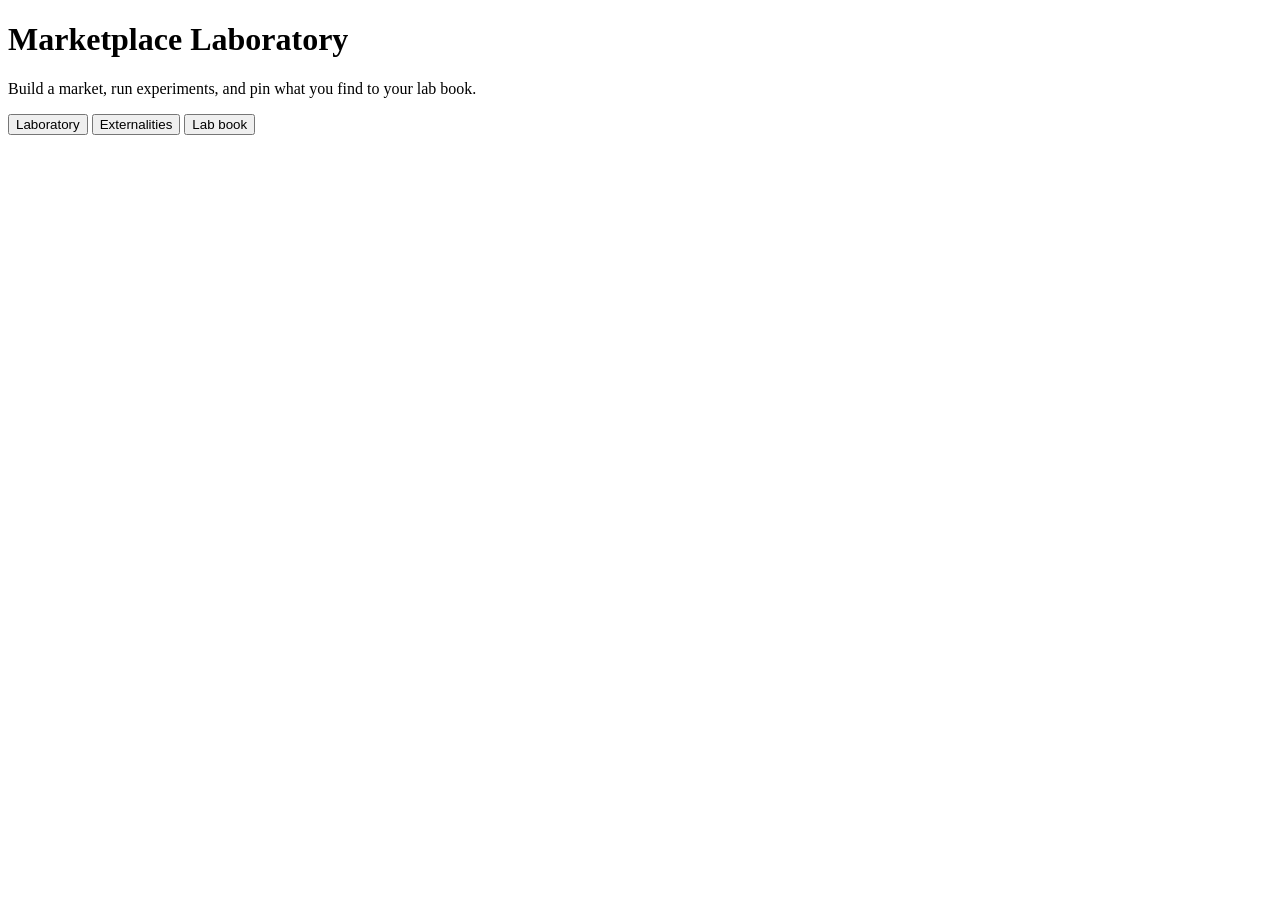
<file: src/index.html>
<!DOCTYPE html>
<html lang="en">
<head>
<meta charset="utf-8">
<meta name="viewport" content="width=device-width, initial-scale=1">
<title>Marketplace Laboratory</title>
<!--STYLE-->
</head>
<body>
<div class="wrap">
  <h1>Marketplace Laboratory</h1>
  <p class="caption">Build a market, run experiments, and pin what you find to your lab book.</p>
  <div id="group-panel" class="panel"></div>
  <div id="hint" class="info" hidden></div>
  <nav class="tabs" id="main-tabs">
    <button type="button" data-tab="lab" class="active">Laboratory</button>
    <button type="button" data-tab="ext">Externalities</button>
    <button type="button" data-tab="book">Lab book</button>
  </nav>
  <section id="tab-lab"></section>
  <section id="tab-ext" hidden></section>
  <section id="tab-book" hidden></section>
  <footer><span id="footer-status"></span></footer>
</div>
<!--CONFIG-->
<!--SCRIPTS-->
</body>
</html>
</file>
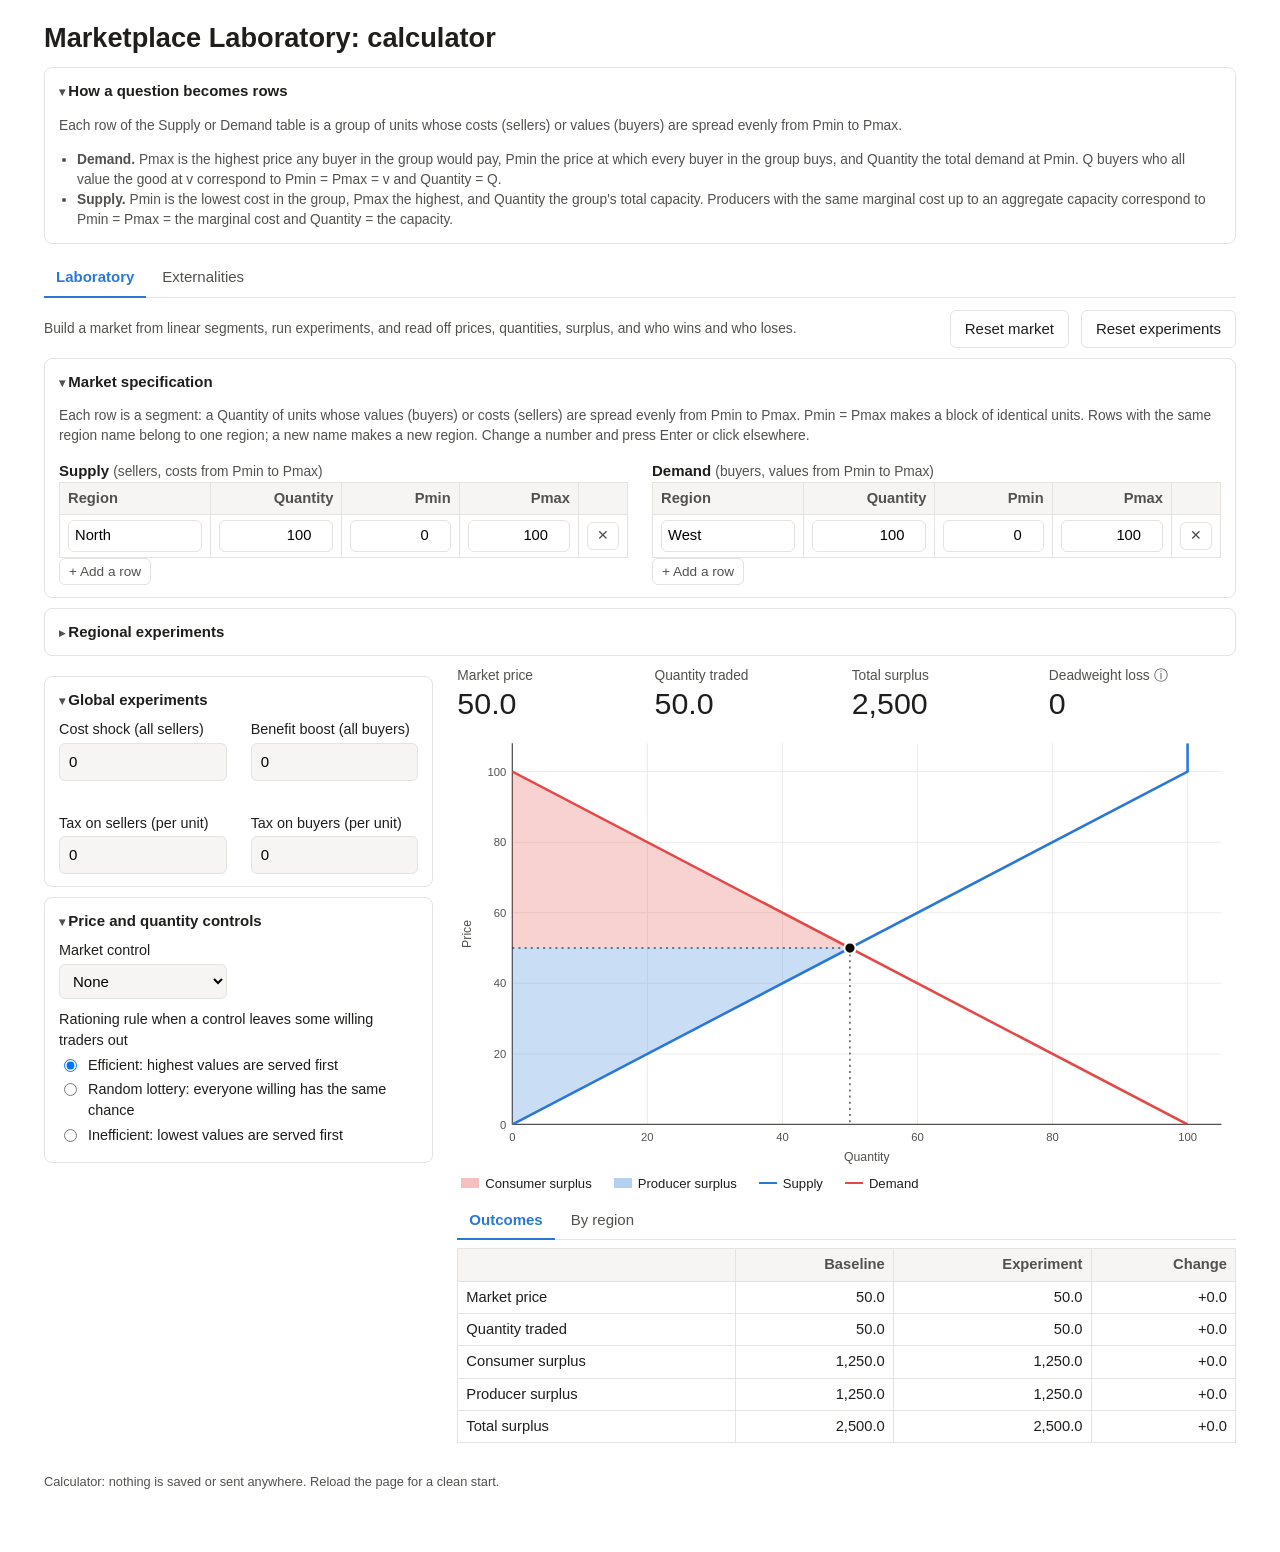
<file: docs/calculator.html>
<!DOCTYPE html>
<html lang="en">
<head>
<meta charset="utf-8">
<meta name="viewport" content="width=device-width, initial-scale=1">
<meta name="robots" content="noindex">
<title>Marketplace Laboratory: calculator</title>
<style>
:root { --text: #1f1e1c; --muted: #52514e; --line: #e4e3df; --panel: #f6f5f3; --primary: #2a78d6; --primary-dark: #1f5fae;
        --accent: #eb6834; --gain: #2a78d6; --loss: #e34948; --radius: 8px; }
* { box-sizing: border-box; }
html, body { margin: 0; padding: 0; }
body { font-family: "Source Sans 3", "Source Sans Pro", -apple-system, BlinkMacSystemFont, "Segoe UI", Helvetica, Arial, sans-serif;
       color: var(--text); background: #fff; font-size: 15px; line-height: 1.45; }
.wrap { max-width: 1240px; margin: 0 auto; padding: 18px 24px 60px; }
h1 { font-size: 1.7rem; margin: 0 0 2px; }
h2 { font-size: 1.1rem; margin: 18px 0 8px; }
.caption, .small { color: var(--muted); font-size: 0.86rem; }
.note { border-left: 3px solid var(--accent); padding: 4px 10px; margin: 8px 0 12px; color: var(--muted); font-size: 0.92rem; }
.info { background: #e7f1fb; color: #1f5fae; padding: 10px 14px; border-radius: var(--radius); margin: 10px 0; }
.error { background: #fbebeb; color: #9b1c1c; padding: 10px 14px; border-radius: var(--radius); margin: 10px 0; }
.success { background: #e5f4e4; color: #1f6b2a; padding: 8px 12px; border-radius: var(--radius); margin: 8px 0; font-size: 0.92rem; }
.panel { border: 1px solid var(--line); border-radius: var(--radius); padding: 12px 14px; margin: 10px 0; background: #fff; }
.panel.shaded { background: var(--panel); }
details.panel > summary { cursor: pointer; font-weight: 600; list-style: none; }
details.panel > summary::before { content: "▸ "; color: var(--muted); font-size: 0.8em; }
details[open].panel > summary::before { content: "▾ "; }
details.panel > summary::-webkit-details-marker { display: none; }
.row { display: flex; gap: 12px; align-items: center; flex-wrap: wrap; }
.row.between { justify-content: space-between; }
.cols { display: grid; grid-template-columns: 1fr 1fr; gap: 24px; }
.cols-4-8 { display: grid; grid-template-columns: 4fr 8fr; gap: 24px; align-items: start; }
@media (max-width: 900px) { .cols, .cols-4-8 { grid-template-columns: 1fr; } }
label { display: block; font-size: 0.9rem; color: var(--text); margin: 8px 0 3px; }
input[type=number], input[type=text], select, textarea { font: inherit; padding: 7px 9px; border: 1px solid var(--line); border-radius: 6px; background: var(--panel); width: 100%; }
input[type=number]:focus, input[type=text]:focus, select:focus, textarea:focus { outline: 2px solid var(--primary); border-color: var(--primary); background: #fff; }
textarea { min-height: 110px; resize: vertical; }
.radio label { display: flex; gap: 8px; align-items: flex-start; margin: 4px 0; font-weight: 400; }
.radio input { margin-top: 4px; }
button { font: inherit; padding: 7px 14px; border-radius: 6px; border: 1px solid var(--line); background: #fff; cursor: pointer; color: var(--text); }
button:hover { border-color: var(--primary); color: var(--primary); }
button.primary { background: var(--primary); border-color: var(--primary); color: #fff; }
button.primary:hover { background: var(--primary-dark); color: #fff; }
button:disabled { opacity: 0.5; cursor: not-allowed; }
button.small { padding: 3px 9px; font-size: 0.85rem; }
a.button { display: inline-block; padding: 7px 14px; border-radius: 6px; background: var(--primary); color: #fff; text-decoration: none; font-weight: 600; }
a.button:hover { background: var(--primary-dark); }
.tabs { display: flex; gap: 4px; border-bottom: 1px solid var(--line); margin: 14px 0 12px; }
.tabs button { border: none; border-bottom: 2px solid transparent; border-radius: 0; background: none; padding: 8px 12px; margin-bottom: -1px; color: var(--muted); }
.tabs button.active { color: var(--primary); border-bottom-color: var(--primary); font-weight: 600; }
.tabs.inner { margin: 6px 0 8px; }
table.grid { border-collapse: collapse; width: 100%; font-size: 0.92rem; }
table.grid th, table.grid td { border: 1px solid var(--line); padding: 5px 8px; text-align: left; vertical-align: middle; }
table.grid th { background: var(--panel); font-weight: 600; color: var(--muted); }
table.grid td.num, table.grid th.num { text-align: right; font-variant-numeric: tabular-nums; }
table.grid input { padding: 4px 6px; background: #fff; }
table.grid input[type=number] { text-align: right; }
table.spec td:first-child input { min-width: 90px; }
table.grid td.remove { width: 32px; text-align: center; }
.metrics { display: grid; grid-template-columns: repeat(4, 1fr); gap: 10px; margin-bottom: 8px; }
.metric .label { color: var(--muted); font-size: 0.86rem; }
.metric .value { font-size: 1.9rem; font-weight: 400; line-height: 1.15; }
.metric .delta { font-size: 0.86rem; display: inline-block; padding: 1px 8px; border-radius: 10px; margin-top: 3px; }
.metric .delta.up { background: #e5f4e4; color: #1f6b2a; } .metric .delta.down { background: #fbebeb; color: #9b1c1c; }
.metric .delta.up.inverse { background: #fbebeb; color: #9b1c1c; } .metric .delta.down.inverse { background: #e5f4e4; color: #1f6b2a; }
.chart { width: 100%; height: auto; display: block; }
.chart .tick { font-size: 11px; fill: var(--muted); } .chart .axis { font-size: 12px; fill: var(--muted); }
.chart .note-text { font-size: 13px; font-weight: 600; }
table.grid td.marked { box-shadow: inset 0 0 0 2px #c8102e; border-radius: 3px; }
.dwl-note { margin-top: 6px; }
.legend { display: flex; flex-wrap: wrap; gap: 4px 14px; margin: 2px 0 6px; }
.legend-item { border: none; background: none; padding: 2px 4px; font-size: 0.82rem; color: var(--text); display: inline-flex; align-items: center; gap: 6px; }
.legend-item.off { color: #b5b4ae; text-decoration: line-through; }
.legend-item:disabled { color: var(--text); opacity: 1; cursor: default; }
.sw { display: inline-block; width: 18px; height: 10px; } .sw.line { height: 0; } .sw.dot { width: 10px; height: 10px; border-radius: 50%; border: 2px solid; background: #fff; }
.bars { margin: 6px 0 10px; }
.bar-row { display: flex; align-items: center; gap: 8px; margin: 3px 0; font-size: 0.86rem; }
.bar-label { width: 36%; text-align: right; color: var(--muted); }
.bar-track { position: relative; flex: 1; height: 22px; background: var(--panel); }
.bar-track::before { content: ""; position: absolute; left: 50%; top: 0; bottom: 0; border-left: 1px solid #b5b4ae; }
.bar { position: absolute; top: 2px; bottom: 2px; } .bar.gain { background: var(--gain); } .bar.loss { background: var(--loss); }
.bar-val { position: absolute; top: 2px; font-size: 0.8rem; color: var(--muted); white-space: nowrap; width: 44px; text-align: right; }
.bar-val:not([style*='max']) { text-align: left; }
.pin { display: grid; grid-template-columns: 3fr 3.5fr 1.6fr; gap: 10px; align-items: end; }
@media (max-width: 900px) { .pin { grid-template-columns: 1fr; } }
.group-line { display: flex; justify-content: space-between; align-items: center; gap: 10px; }
.group-form { display: grid; grid-template-columns: 1.6fr 6fr 1.3fr; gap: 10px; align-items: end; }
.group-form.with-pin { grid-template-columns: 1.4fr 1.2fr 5fr 1.3fr; }
@media (max-width: 900px) { .group-form { grid-template-columns: 1fr; } }
.status { color: var(--muted); font-size: 0.86rem; margin-top: 8px; }
.status.err { color: #9b1c1c; }
.badge { display: inline-block; font-size: 0.78rem; padding: 1px 8px; border-radius: 10px; background: var(--panel); color: var(--muted); margin-left: 8px; }
.labbook-wrap { overflow-x: auto; }
table.grid.labbook td { white-space: nowrap; }
table.grid.labbook th { white-space: normal; min-width: 120px; }
table.grid.labbook th .remove-entry { float: right; margin-left: 8px; padding: 0 6px; line-height: 1.5; color: var(--muted); background: #fff; }
table.grid.labbook th .remove-entry:hover { color: var(--loss); border-color: var(--loss); }
table.grid.labbook td .delta { display: block; font-size: 11px; line-height: 1.2; color: var(--muted); }
.question { margin: 18px 0 6px; } .question h3 { margin: 0 0 4px; font-size: 1rem; }
footer { margin-top: 30px; color: var(--muted); font-size: 0.8rem; }
[hidden] { display: none !important; }
.qsection { margin: 20px 0 10px; padding-top: 10px; border-top: 1px solid var(--line); }
.qsection h2 { margin: 4px 0 6px; font-size: 1.05rem; }
details.prompt > summary { cursor: pointer; color: var(--primary); font-size: 0.9rem; list-style: none; }
details.prompt > summary::before { content: "\25B8 "; font-size: 0.8em; }
details[open].prompt > summary::before { content: "\25BE "; }
details.prompt > summary::-webkit-details-marker { display: none; }
details.prompt > p { margin: 6px 0 10px; color: var(--muted); font-size: 0.95rem; }

</style>
</head>
<body>
<div class="wrap">
  <h1>Marketplace Laboratory: calculator</h1>
  <details class="panel" open id="howto">
    <summary>How a question becomes rows</summary>
    <p class="caption">Each row of the Supply or Demand table is a group of units whose costs (sellers) or values (buyers) are spread evenly from Pmin to Pmax.</p>
    <ul class="caption" style="margin:4px 0 2px 18px; padding:0">
      <li><b>Demand.</b> Pmax is the highest price any buyer in the group would pay, Pmin the price at which every buyer in the group buys, and Quantity the total demand at Pmin. Q buyers who all value the good at v correspond to Pmin = Pmax = v and Quantity = Q.</li>
      <li><b>Supply.</b> Pmin is the lowest cost in the group, Pmax the highest, and Quantity the group's total capacity. Producers with the same marginal cost up to an aggregate capacity correspond to Pmin = Pmax = the marginal cost and Quantity = the capacity.</li>
    </ul>
  </details>
  <div id="hint" class="info" hidden></div>
  <nav class="tabs" id="main-tabs">
    <button type="button" data-tab="lab" class="active">Laboratory</button>
    <button type="button" data-tab="ext">Externalities</button>
  </nav>
  <section id="tab-lab"></section>
  <section id="tab-ext" hidden></section>
  <footer><span id="footer-status"></span></footer>
</div>
<script>window.MARKETLAB_CONFIG = {"calculator": true};</script>
<script>
/* Marketplace Laboratory engine: a line-by-line port of app/engine.py,
   app/externality.py and the measures/labels of app/labbook.py.
   Plain script: defines MarketLab (browser) and exports it for Node tests. */
var MarketLab = (function () {
  "use strict";
  var SUPPLY = "supply", DEMAND = "demand";
  var RULES = ["efficient", "random", "inefficient"];
  var CONTROLS = ["none", "ceiling", "floor", "quota"];

  function clip(x) { return x < 0 ? 0 : (x > 1 ? 1 : x); }
  function normSeg(s) {
    var lo = Math.min(+s.pmin, +s.pmax), hi = Math.max(+s.pmin, +s.pmax);
    return { quantity: Math.max(0, +s.quantity), pmin: lo, pmax: hi };
  }
  function supplyRegions(m) { return m.regions.filter(function (r) { return r.side === SUPPLY; }); }
  function demandRegions(m) { return m.regions.filter(function (r) { return r.side === DEMAND; }); }

  // ---- policy -------------------------------------------------------------
  function defaultPolicy(over) {
    var p = { cost_shock: 0, benefit_boost: 0, tax_supply: 0, tax_demand: 0, control: "none",
              control_value: null, rationing: "efficient", rent_to: "sellers", regional: {} };
    if (over) for (var k in over) if (Object.prototype.hasOwnProperty.call(over, k) && over[k] !== undefined) p[k] = over[k];
    if (!p.regional) p.regional = {};
    return p;
  }
  function regionPolicy(policy, name) {
    var rp = (policy.regional || {})[name] || {};
    return { scale: rp.scale == null ? 1 : +rp.scale, shift: +(rp.shift || 0), tax: +(rp.tax || 0),
             cap: rp.cap == null ? null : +rp.cap };
  }
  function stripped(policy) {
    var reg = {};
    for (var k in policy.regional || {}) {
      var v = regionPolicy(policy, k);
      reg[k] = { scale: v.scale, shift: v.shift, tax: 0, cap: null };
    }
    return defaultPolicy({ cost_shock: policy.cost_shock, benefit_boost: policy.benefit_boost, regional: reg });
  }

  // ---- effective segments and curves ---------------------------------------
  function effBlock(e) { return e.hi - e.lo <= 0; }
  function effDensity(e) { return effBlock(e) ? Infinity : e.mass / (e.hi - e.lo); }
  function effQ(e, p, limit) {
    if (e.mass <= 0) return 0;
    if (e.side === SUPPLY) {
      if (effBlock(e)) { if (p > e.lo) return e.mass; if (p < e.lo) return 0; return limit === "right" ? e.mass : 0; }
      return e.mass * clip((p - e.lo) / (e.hi - e.lo));
    }
    if (effBlock(e)) { if (p < e.hi) return e.mass; if (p > e.hi) return 0; return limit === "left" ? e.mass : 0; }
    return e.mass * clip((e.hi - p) / (e.hi - e.lo));
  }
  function buildEffective(market, policy) {
    var out = [];
    market.regions.forEach(function (r) {
      var rp = regionPolicy(policy, r.name);
      r.segments.forEach(function (s0, i) {
        var s = normSeg(s0), shift, tax, offset;
        if (r.side === SUPPLY) { shift = rp.shift + policy.cost_shock; tax = rp.tax + policy.tax_supply; offset = shift + tax; }
        else { shift = rp.shift + policy.benefit_boost; tax = rp.tax + policy.tax_demand; offset = shift - tax; }
        out.push({ region: r.name, side: r.side, index: i, mass: s.quantity * Math.max(0, rp.scale),
                   lo: s.pmin + offset, hi: s.pmax + offset, offset: offset, shift: shift, tax: tax });
      });
    });
    return out;
  }

  function Curves(market, policy) {
    this.market = market; this.policy = policy; this.effs = buildEffective(market, policy);
    this.caps = {};
    var self = this;
    supplyRegions(market).forEach(function (r) { var rp = regionPolicy(policy, r.name); if (rp.cap != null) self.caps[r.name] = rp.cap; });
    this.tol = 1e-9 * Math.max(1, this.effs.reduce(function (a, e) { return a + e.mass; }, 0));
  }
  Curves.prototype.supplyRegion = function (name, p, limit) {
    limit = limit || "right"; var q = 0;
    for (var i = 0; i < this.effs.length; i++) { var e = this.effs[i]; if (e.region === name && e.side === SUPPLY) q += effQ(e, p, limit); }
    var cap = this.caps[name]; return cap == null ? q : Math.min(q, Math.max(0, cap));
  };
  Curves.prototype.supply = function (p, limit) {
    limit = limit || "right"; var s = 0, regs = supplyRegions(this.market);
    for (var i = 0; i < regs.length; i++) s += this.supplyRegion(regs[i].name, p, limit);
    return s;
  };
  Curves.prototype.demand = function (p, limit) {
    limit = limit || "left"; var d = 0;
    for (var i = 0; i < this.effs.length; i++) if (this.effs[i].side === DEMAND) d += effQ(this.effs[i], p, limit);
    return d;
  };
  Curves.prototype.excess = function (p, limit) { return this.supply(p, limit) - this.demand(p, limit); };
  Curves.prototype.totalSupplyMass = function () {
    var t = 0, self = this;
    supplyRegions(this.market).forEach(function (r) {
      var m = 0; self.effs.forEach(function (e) { if (e.region === r.name) m += e.mass; });
      var cap = self.caps[r.name]; t += cap == null ? m : Math.min(cap, m);
    });
    return t;
  };
  Curves.prototype.totalDemandMass = function () { var t = 0; this.effs.forEach(function (e) { if (e.side === DEMAND) t += e.mass; }); return t; };
  Curves.prototype.breakpoints = function () {
    var pts = {}, self = this;
    this.effs.forEach(function (e) { if (e.mass > 0) { pts[e.lo] = e.lo; pts[e.hi] = e.hi; } });
    Object.keys(this.caps).forEach(function (name) { var p = self.regionInverseSupply(name, self.caps[name]); if (p != null) pts[p] = p; });
    return Object.keys(pts).map(function (k) { return pts[k]; }).sort(function (a, b) { return a - b; });
  };
  Curves.prototype.regionInverseSupply = function (name, q) {
    var segs = this.effs.filter(function (e) { return e.region === name && e.side === SUPPLY && e.mass > 0; });
    return inverseQuantity(segs, q, SUPPLY);
  };
  Curves.prototype.clear = function () {
    var flags = { indeterminate_price: false, no_trade: false };
    var S = this.totalSupplyMass(), D = this.totalDemandMass(), bps = this.breakpoints();
    if (S <= this.tol || D <= this.tol || !bps.length) { flags.no_trade = true; return [bps.length ? bps[0] : 0, 0, flags]; }
    var tol = this.tol, n = bps.length, self = this;
    var eRight = bps.map(function (b) { return self.excess(b, "right"); });
    var eLeft = [-D].concat(bps.slice(1).map(function (b) { return self.excess(b, "left"); }));
    for (var i = 0; i < n; i++) {
      var eL = eLeft[i], eR = eRight[i];
      if (eL <= tol && eR >= -tol && (eL < -tol || eR > tol)) {
        var p = bps[i], q = Math.min(this.supply(p, "right"), this.demand(p, "left"));
        return this.flatAdjust(p, q, i, bps, eRight, eLeft, flags);
      }
      if (i < n - 1 && eR < -tol && eLeft[i + 1] > tol) {
        var a = bps[i], b = bps[i + 1], pp = a + (b - a) * (-eR) / (eLeft[i + 1] - eR);
        return [pp, this.supply(pp, "right"), flags];
      }
    }
    var pl = bps[n - 1];
    return [pl, Math.min(this.supply(pl, "right"), this.demand(pl, "left")), flags];
  };
  Curves.prototype.flatAdjust = function (p, q, i, bps, eRight, eLeft, flags) {
    var tol = this.tol; if (Math.abs(eRight[i]) > tol) return [p, q, flags];
    var j = i, n = bps.length;
    while (j < n - 1 && Math.abs(eRight[j]) <= tol && Math.abs(eLeft[j + 1]) <= tol) j++;
    if (j > i) { var pHi = bps[j]; flags.indeterminate_price = true; flags.price_interval = [p, pHi];
                 var mid = 0.5 * (p + pHi); return [mid, this.supply(mid, "right"), flags]; }
    return [p, q, flags];
  };
  Curves.prototype.inverseDemand = function (q) {
    var bps = this.breakpoints(), self = this;
    if (q <= this.tol) return bps.length ? bps[bps.length - 1] : 0;
    var p = inverseDemandFn(function (x, l) { return self.demand(x, l); }, bps, q, this.tol);
    return p != null ? p : (bps.length ? bps[0] : 0);
  };
  Curves.prototype.inverseSupply = function (q) {
    var bps = this.breakpoints(), self = this;
    if (q <= this.tol) return bps.length ? bps[0] : 0;
    var p = inverseSupplyFn(function (x, l) { return self.supply(x, l); }, bps, q, this.tol);
    return p != null ? p : (bps.length ? bps[bps.length - 1] : 0);
  };

  function inverseSupplyFn(S, bps, q, tol) {
    if (!bps.length) return null;
    if (S(bps[0], "right") >= q - tol) return bps[0];
    for (var i = 0; i < bps.length - 1; i++) {
      var a = bps[i], b = bps[i + 1], sa = S(a, "right"), sb = S(b, "left");
      if (sb >= q - tol) { if (sb <= sa + tol) return a; return a + (b - a) * clip((q - sa) / (sb - sa)); }
      if (S(b, "right") >= q - tol) return b;
    }
    return null;
  }
  function inverseDemandFn(D, bps, q, tol) {
    if (!bps.length) return null;
    var top = bps[bps.length - 1];
    if (D(top, "left") >= q - tol) return top;
    for (var i = bps.length - 1; i >= 1; i--) {
      var b = bps[i], a = bps[i - 1], da = D(a, "right"), db = D(b, "left");
      if (da >= q - tol) { if (da <= db + tol) return b; return a + (b - a) * clip((da - q) / (da - db)); }
      if (D(a, "left") >= q - tol) return a;
    }
    return null;
  }
  function inverseQuantity(segs, q, side) {
    segs = segs.filter(function (e) { return e.mass > 0; });
    if (!segs.length) return null;
    var total = segs.reduce(function (a, e) { return a + e.mass; }, 0), tol = 1e-9 * Math.max(1, total);
    if (q > total + tol) return null;
    var set = {}; segs.forEach(function (e) { set[e.lo] = e.lo; set[e.hi] = e.hi; });
    var bps = Object.keys(set).map(function (k) { return set[k]; }).sort(function (a, b) { return a - b; });
    if (q <= tol) return side === DEMAND ? bps[bps.length - 1] : bps[0];
    var f = function (p, lim) { return segs.reduce(function (a, e) { return a + effQ(e, p, lim); }, 0); };
    return side === DEMAND ? inverseDemandFn(f, bps, q, tol) : inverseSupplyFn(f, bps, q, tol);
  }

  // ---- allocations --------------------------------------------------------
  function allocQuantity(a) {
    var e = a.eff;
    if (effBlock(e)) return a.pieces.reduce(function (s, p) { return s + p.prob * e.mass; }, 0);
    var d = effDensity(e); return a.pieces.reduce(function (s, p) { return s + p.prob * d * (p.hi - p.lo); }, 0);
  }
  function allocSurplus(a) {
    var e = a.eff, tot = 0;
    a.pieces.forEach(function (p) {
      var m, t;
      if (effBlock(e)) { m = p.prob * e.mass; t = e.lo; } else { m = p.prob * effDensity(e) * (p.hi - p.lo); t = 0.5 * (p.lo + p.hi); }
      tot += m * (e.side === SUPPLY ? (a.price_eff - t) : (t - a.price_eff));
    });
    return tot;
  }
  function allocTax(a) { return a.eff.tax * allocQuantity(a); }
  function willingPieces(e, p) {
    if (e.mass <= 0) return [];
    if (e.side === SUPPLY) {
      if (effBlock(e)) return e.lo <= p ? [{ lo: e.lo, hi: e.lo, prob: 1 }] : [];
      if (p <= e.lo) return [];
      return [{ lo: e.lo, hi: Math.min(e.hi, p), prob: 1 }];
    }
    if (effBlock(e)) return e.hi >= p ? [{ lo: e.hi, hi: e.hi, prob: 1 }] : [];
    if (p >= e.hi) return [];
    return [{ lo: Math.max(e.lo, p), hi: e.hi, prob: 1 }];
  }
  function pieceMass(e, pc) { return pc.prob * (effBlock(e) ? e.mass : effDensity(e) * (pc.hi - pc.lo)); }
  function willingMass(segs, willing) {
    var W = 0; willing.forEach(function (ps, k) { ps.forEach(function (pc) { W += pieceMass(segs[k], pc); }); }); return W;
  }
  function serveBest(segs, target, side) {
    var out = segs.map(function () { return []; });
    var total = segs.reduce(function (a, e) { return a + e.mass; }, 0), tol = 1e-9 * Math.max(1, total);
    if (target <= tol) return out;
    target = Math.min(target, total);
    var thr = inverseQuantity(segs, target, side);
    if (thr == null) return out;
    var strict = 0, ties = [];
    segs.forEach(function (e, k) {
      if (e.mass <= 0) return;
      if (side === DEMAND) {
        if (effBlock(e)) { if (e.lo > thr + tol) { out[k].push({ lo: e.lo, hi: e.lo, prob: 1 }); strict += e.mass; } else if (Math.abs(e.lo - thr) <= tol) ties.push(k); }
        else { var lo = Math.max(e.lo, thr); if (e.hi > lo + tol) { out[k].push({ lo: lo, hi: e.hi, prob: 1 }); strict += effDensity(e) * (e.hi - lo); } }
      } else {
        if (effBlock(e)) { if (e.lo < thr - tol) { out[k].push({ lo: e.lo, hi: e.lo, prob: 1 }); strict += e.mass; } else if (Math.abs(e.lo - thr) <= tol) ties.push(k); }
        else { var hi = Math.min(e.hi, thr); if (hi > e.lo + tol) { out[k].push({ lo: e.lo, hi: hi, prob: 1 }); strict += effDensity(e) * (hi - e.lo); } }
      }
    });
    var rem = target - strict;
    if (ties.length && rem > tol) {
      var tieMass = ties.reduce(function (a, k) { return a + segs[k].mass; }, 0), f = clip(rem / tieMass);
      ties.forEach(function (k) { out[k].push({ lo: segs[k].lo, hi: segs[k].lo, prob: f }); });
    }
    return out;
  }
  function serveWorst(segs, target, price, side) {
    var willing = segs.map(function (e) { return willingPieces(e, price); });
    var W = willingMass(segs, willing), tol = 1e-9 * Math.max(1, W);
    var out = segs.map(function () { return []; });
    if (target <= tol) return out;
    if (target >= W - tol) return willing;
    var best = serveBest(segs, W - target, side);
    segs.forEach(function (e, k) {
      willing[k].forEach(function (wp) {
        if (effBlock(e)) { var pb = best[k].reduce(function (a, b) { return a + b.prob; }, 0); if (1 - pb > tol) out[k].push({ lo: e.lo, hi: e.lo, prob: 1 - pb }); }
        else {
          var lo, hi;
          if (best[k].length) { var b = best[k][0]; if (side === DEMAND) { lo = wp.lo; hi = b.lo; } else { lo = b.hi; hi = wp.hi; } }
          else { lo = wp.lo; hi = wp.hi; }
          if (hi > lo + tol) out[k].push({ lo: lo, hi: hi, prob: 1 });
        }
      });
    });
    return out;
  }
  function serveRandom(segs, target, price) {
    var willing = segs.map(function (e) { return willingPieces(e, price); });
    var W = willingMass(segs, willing);
    if (W <= 0) return segs.map(function () { return []; });
    var f = clip(target / W);
    return willing.map(function (ps) { return ps.map(function (pc) { return { lo: pc.lo, hi: pc.hi, prob: pc.prob * f }; }); });
  }
  function ration(segs, target, price, side, rule) {
    var willing = segs.map(function (e) { return willingPieces(e, price); });
    var W = willingMass(segs, willing), tol = 1e-9 * Math.max(1, W);
    if (target >= W - tol) return willing;
    if (rule === "random") return serveRandom(segs, target, price);
    if (rule === "inefficient") return serveWorst(segs, target, price, side);
    return serveBest(segs, target, side);
  }

  // ---- solve --------------------------------------------------------------
  function solve(market, policy, withBenchmark) {
    if (withBenchmark === undefined) withBenchmark = true;
    policy = defaultPolicy(policy);
    if (RULES.indexOf(policy.rationing) < 0) throw new Error("unknown rationing rule " + policy.rationing);
    if (CONTROLS.indexOf(policy.control) < 0) throw new Error("unknown control " + policy.control);
    var cur = new Curves(market, policy), effs = cur.effs;
    var cl = cur.clear(), pStar = cl[0], qStar = cl[1], flags = cl[2];
    var price = pStar, quantity = qStar, rationedSide = null, shortage = 0, binding = false, sellerPrice = null;
    var ctrl = policy.control, val = policy.control_value;
    if (ctrl === "ceiling" && val != null && val < pStar - cur.tol && qStar > 0) {
      price = +val; quantity = cur.supply(price, "right"); shortage = cur.demand(price, "left") - quantity; rationedSide = DEMAND; binding = true;
    } else if (ctrl === "floor" && val != null && val > pStar + cur.tol && qStar > 0) {
      price = +val; quantity = cur.demand(price, "left"); shortage = cur.supply(price, "right") - quantity; rationedSide = SUPPLY; binding = true;
    } else if (ctrl === "quota" && val != null && val < qStar - cur.tol) {
      if (Object.keys(cur.caps).length) throw new Error("a market-wide quota cannot be combined with regional caps");
      quantity = Math.max(0, +val); price = cur.inverseDemand(quantity); binding = true;
      if (policy.rent_to === "government") sellerPrice = cur.inverseSupply(quantity);
      else { rationedSide = SUPPLY; shortage = cur.supply(price, "right") - quantity; }
    }
    var allocs = [];
    var dSegs = effs.filter(function (e) { return e.side === DEMAND; });
    var dPieces = ration(dSegs, quantity, price, DEMAND, rationedSide === DEMAND ? policy.rationing : "efficient");
    dSegs.forEach(function (e, k) { allocs.push({ eff: e, pieces: dPieces[k], price_eff: price }); });
    var sRegions = supplyRegions(market), pooled = [], pooledTarget = quantity, regionRent = {}, regionCapped = {};
    sRegions.forEach(function (r) {
      var segs = effs.filter(function (e) { return e.region === r.name && e.side === SUPPLY; });
      var cap = cur.caps[r.name];
      var raw = segs.reduce(function (a, e) { return a + effQ(e, price, "right"); }, 0);
      if (cap != null && raw > cap + cur.tol && quantity > cur.tol) {
        regionCapped[r.name] = true;
        var take = Math.min(cap, quantity); pooledTarget -= take;
        if (policy.rent_to === "government") {
          var pr = cur.regionInverseSupply(r.name, take); pr = pr == null ? price : Math.min(pr, price);
          var pcs = serveBest(segs, take, SUPPLY); regionRent[r.name] = (price - pr) * take;
          segs.forEach(function (e, k) { allocs.push({ eff: e, pieces: pcs[k], price_eff: pr }); });
        } else {
          var pcs2 = ration(segs, take, price, SUPPLY, policy.rationing);
          segs.forEach(function (e, k) { allocs.push({ eff: e, pieces: pcs2[k], price_eff: price }); });
        }
      } else { regionCapped[r.name] = false; segs.forEach(function (e) { pooled.push(e); }); }
    });
    if (sellerPrice != null) {
      var pcsP = serveBest(pooled, pooledTarget, SUPPLY), rentTotal = (price - sellerPrice) * pooledTarget;
      pooled.forEach(function (e, k) { allocs.push({ eff: e, pieces: pcsP[k], price_eff: sellerPrice }); });
      var qs = {}, totQ = 0;
      sRegions.forEach(function (r) { qs[r.name] = allocs.filter(function (a) { return a.eff.region === r.name; }).reduce(function (a, x) { return a + allocQuantity(x); }, 0); totQ += qs[r.name]; });
      totQ = totQ || 1;
      sRegions.forEach(function (r) { regionRent[r.name] = (regionRent[r.name] || 0) + rentTotal * qs[r.name] / totQ; });
    } else {
      var rule = rationedSide === SUPPLY ? policy.rationing : "efficient";
      var pcsQ = ration(pooled, Math.max(0, pooledTarget), price, SUPPLY, rule);
      pooled.forEach(function (e, k) { allocs.push({ eff: e, pieces: pcsQ[k], price_eff: price }); });
    }
    var regionsOut = [], cs = 0, ps = 0, tax = 0, rent = 0;
    market.regions.forEach(function (r) {
      var mine = allocs.filter(function (a) { return a.eff.region === r.name; });
      var q = mine.reduce(function (a, x) { return a + allocQuantity(x); }, 0);
      var s = mine.reduce(function (a, x) { return a + allocSurplus(x); }, 0);
      var t = mine.reduce(function (a, x) { return a + allocTax(x); }, 0);
      var rp = regionPolicy(policy, r.name), net, willing;
      if (r.side === SUPPLY) {
        var taxUnit = rp.tax + policy.tax_supply, priceEff = mine.length ? mine[0].price_eff : price;
        net = priceEff - taxUnit;
        willing = effs.filter(function (e) { return e.region === r.name; }).reduce(function (a, e) { return a + effQ(e, price, "right"); }, 0);
      } else {
        net = price + rp.tax + policy.tax_demand;
        willing = effs.filter(function (e) { return e.region === r.name; }).reduce(function (a, e) { return a + effQ(e, price, "left"); }, 0);
      }
      var rr = regionRent[r.name] || 0;
      regionsOut.push({ name: r.name, side: r.side, quantity: q, surplus: s, tax: t, rent: rr, net_price: net, willing: willing, capped: !!regionCapped[r.name] });
      if (r.side === SUPPLY) ps += s; else cs += s;
      tax += t; rent += rr;
    });
    var out = { price: price, quantity: quantity, allocs: allocs, regions: regionsOut, consumer_surplus: cs, producer_surplus: ps,
                tax_revenue: tax, licence_rent: rent, government_revenue: tax + rent, total_surplus: cs + ps + tax + rent,
                rationed_side: rationedSide, shortage: shortage, flags: flags, control_binding: binding,
                benchmark_surplus: NaN, deadweight_loss: NaN, rationing_loss: NaN, elasticity_demand: NaN, elasticity_supply: NaN };
    var el = elasticities(cur, price, quantity); out.elasticity_demand = el[0]; out.elasticity_supply = el[1];
    if (withBenchmark) {
      var bench = solve(market, stripped(policy), false);
      out.benchmark_surplus = bench.total_surplus; out.deadweight_loss = bench.total_surplus - out.total_surplus;
      var licensed = Object.keys(regionCapped).some(function (k) { return regionCapped[k]; }) && policy.rent_to === "sellers";
      if ((rationedSide != null || licensed) && policy.rationing !== "efficient") {
        var p2 = defaultPolicy(policy); p2.rationing = "efficient";
        out.rationing_loss = solve(market, p2, false).total_surplus - out.total_surplus;
      } else out.rationing_loss = 0;
    }
    return out;
  }
  function elasticities(cur, p, q) {
    if (q <= cur.tol || p <= 0) return [NaN, NaN];
    var h = 1e-6 * Math.max(1, Math.abs(p));
    var dD = (cur.demand(p + h, "right") - cur.demand(p - h, "left")) / (2 * h);
    var dS = (cur.supply(p + h, "right") - cur.supply(p - h, "left")) / (2 * h);
    return [-dD * p / q, dS * p / q];
  }

  // ---- winners and losers ----------------------------------------------------
  function probAt(pieces, x, block) {
    if (block) return pieces.reduce(function (a, p) { return a + p.prob; }, 0);
    for (var i = 0; i < pieces.length; i++) { var p = pieces[i]; if (p.lo - 1e-12 <= x && x <= p.hi + 1e-12) return p.prob; }
    return 0;
  }
  function accumulate(g, region, side, p0, p1, mass, x, s0, s1) {
    if (mass <= 0) return;
    var m, gg;
    if (p0 > 0 && p1 > 0) { m = mass * p0 * p1; gg = g(region, side, "kept"); gg.mass += m; gg.change += m * (s1(x) - s0(x)); }
    if (p0 > 0 && p1 < 1) { m = mass * p0 * (1 - p1); gg = g(region, side, "lost"); gg.mass += m; gg.change += -m * s0(x); }
    if (p1 > 0 && p0 < 1) { m = mass * (1 - p0) * p1; gg = g(region, side, "new"); gg.mass += m; gg.change += m * s1(x); }
  }
  function compare(before, after) {
    var groups = {}, order = [];
    var g = function (region, side, kind) {
      var key = region + "|" + side + "|" + kind;
      if (!groups[key]) { groups[key] = { region: region, side: side, kind: kind, mass: 0, change: 0 }; order.push(key); }
      return groups[key];
    };
    var bMap = {}, aMap = {}, keys = {};
    before.allocs.forEach(function (a) { var k = a.eff.region + "\u0000" + a.eff.index; bMap[k] = a; keys[k] = [a.eff.region, a.eff.index]; });
    after.allocs.forEach(function (a) { var k = a.eff.region + "\u0000" + a.eff.index; aMap[k] = a; keys[k] = [a.eff.region, a.eff.index]; });
    var sorted = Object.keys(keys).sort(function (x, y) { var kx = keys[x], ky = keys[y]; if (kx[0] < ky[0]) return -1; if (kx[0] > ky[0]) return 1; return kx[1] - ky[1]; });
    sorted.forEach(function (key) {
      var a0 = bMap[key], a1 = aMap[key];
      var e0 = a0 ? a0.eff : a1.eff, e1 = a1 ? a1.eff : a0.eff, side = e0.side, region = e0.region;
      var loU = e0.lo - e0.offset, hiU = e0.hi - e0.offset;
      var m0 = a0 ? a0.eff.mass : 0, m1 = a1 ? a1.eff.mass : 0, block = effBlock(e0), common = Math.min(m0, m1);
      var s0 = function (x) { return side === SUPPLY ? (a0.price_eff - (x + e0.offset)) : ((x + e0.offset) - a0.price_eff); };
      var s1 = function (x) { return side === SUPPLY ? (a1.price_eff - (x + e1.offset)) : ((x + e1.offset) - a1.price_eff); };
      var gg, m;
      if (block) {
        var p0 = a0 ? probAt(a0.pieces, e0.lo, true) : 0, p1 = a1 ? probAt(a1.pieces, e1.lo, true) : 0, x = loU;
        accumulate(g, region, side, p0, p1, common, x, a0 ? s0 : null, a1 ? s1 : null);
        if (m1 > m0 && a1) { gg = g(region, side, "new"); gg.mass += (m1 - m0) * p1; gg.change += (m1 - m0) * p1 * s1(x); }
        if (m0 > m1 && a0) { gg = g(region, side, "lost"); gg.mass += (m0 - m1) * p0; gg.change += -(m0 - m1) * p0 * s0(x); }
        return;
      }
      var set = {}; set[loU] = loU; set[hiU] = hiU;
      if (a0) a0.pieces.forEach(function (pc) { set[pc.lo - e0.offset] = pc.lo - e0.offset; set[pc.hi - e0.offset] = pc.hi - e0.offset; });
      if (a1) a1.pieces.forEach(function (pc) { set[pc.lo - e1.offset] = pc.lo - e1.offset; set[pc.hi - e1.offset] = pc.hi - e1.offset; });
      var pts = Object.keys(set).map(function (k) { return set[k]; }).filter(function (v) { return loU - 1e-12 <= v && v <= hiU + 1e-12; }).sort(function (a, b) { return a - b; });
      var width = hiU - loU;
      for (var i = 0; i < pts.length - 1; i++) {
        var x1 = pts[i], x2 = pts[i + 1]; if (x2 - x1 <= 1e-12) continue;
        var mid = 0.5 * (x1 + x2);
        var q0 = a0 ? probAt(a0.pieces, mid + e0.offset, false) : 0, q1 = a1 ? probAt(a1.pieces, mid + e1.offset, false) : 0;
        var share = (x2 - x1) / width;
        accumulate(g, region, side, q0, q1, common * share, mid, a0 ? s0 : null, a1 ? s1 : null);
        if (m1 > m0 && a1) { m = (m1 - m0) * share * q1; gg = g(region, side, "new"); gg.mass += m; gg.change += m * s1(mid); }
        if (m0 > m1 && a0) { m = (m0 - m1) * share * q0; gg = g(region, side, "lost"); gg.mass += m; gg.change += -m * s0(mid); }
      }
    });
    return order.map(function (k) { return groups[k]; }).filter(function (gr) { return gr.mass > 1e-9; })
      .map(function (gr) { gr.average = gr.mass > 1e-12 ? gr.change / gr.mass : 0; return gr; });
  }

  // ---- plot helpers ---------------------------------------------------------------
  function dedupPts(pts) {
    var out = [];
    pts.forEach(function (qp) { if (!out.length || Math.abs(out[out.length - 1][0] - qp[0]) > 1e-12 || Math.abs(out[out.length - 1][1] - qp[1]) > 1e-12) out.push(qp); });
    return out;
  }
  function curvePoints(cur, side, pMax) {
    var bps = cur.breakpoints().filter(function (b) { return 0 < b && b < pMax; });
    var grid = [0].concat(bps, [pMax]), pts = [];
    var f = side === SUPPLY ? function (b, l) { return cur.supply(b, l); } : function (b, l) { return cur.demand(b, l); };
    grid.forEach(function (b) { pts.push([f(b, "left"), b]); pts.push([f(b, "right"), b]); });
    if (side === DEMAND) pts.reverse();
    var out = dedupPts(pts);
    if (side === DEMAND) while (out.length > 1 && out[0][0] <= 1e-12 && out[1][0] <= 1e-12) out.shift();
    return out;
  }
  function servedCurvePoints(out, side, offset) {
    offset = offset || 0;
    var pieces = [];
    out.allocs.forEach(function (a) {
      var e = a.eff; if (e.side !== side) return;
      a.pieces.forEach(function (pc) {
        if (effBlock(e)) pieces.push([e.lo + offset, e.lo + offset, pc.prob * e.mass, null]);
        else if (pc.hi > pc.lo) pieces.push([pc.lo + offset, pc.hi + offset, null, pc.prob * effDensity(e)]);
      });
    });
    if (!pieces.length) return [];
    var set = {}; pieces.forEach(function (p) { set[p[0]] = p[0]; set[p[1]] = p[1]; });
    var bps = Object.keys(set).map(function (k) { return set[k]; }).sort(function (a, b) { return a - b; });
    var qAt = function (p, limit) {
      var tot = 0;
      pieces.forEach(function (pc) {
        var lo = pc[0], hi = pc[1], m = pc[2], d = pc[3];
        if (m != null) {
          if (side === DEMAND) tot += (lo > p || (lo === p && limit === "left")) ? m : 0;
          else tot += (lo < p || (lo === p && limit === "right")) ? m : 0;
        } else if (side === DEMAND) tot += d * Math.max(0, hi - Math.max(lo, p));
        else tot += d * Math.max(0, Math.min(hi, p) - lo);
      });
      return tot;
    };
    var pts = [];
    bps.forEach(function (b) { pts.push([qAt(b, "left"), b]); pts.push([qAt(b, "right"), b]); });
    if (side === DEMAND) pts.reverse();
    return dedupPts(pts);
  }

  // ---- externality ----------------------------------------------------------------
  function privateSurplus(out) { return out.consumer_surplus + out.producer_surplus + out.tax_revenue + out.licence_rent; }
  function socialOptimum(market, policy, harm) { var p = stripped(policy); p.tax_supply = +harm; return solve(market, p, false); }
  function solveSocial(market, policy, harm) {
    harm = +harm; policy = defaultPolicy(policy);
    var out = solve(market, policy, false), opt = socialOptimum(market, policy, harm);
    var priv = privateSurplus(out), third = -harm * out.quantity, w = priv + third;
    var wOpt = privateSurplus(opt) - harm * opt.quantity, dwl = wOpt - w;
    if (dwl < 0 && dwl > -1e-9 * Math.max(1, Math.abs(wOpt))) dwl = 0;
    return { out: out, harm_per_unit: harm, third_party: third, private_surplus: priv, social_surplus: w, opt: opt,
             opt_quantity: opt.quantity, opt_buyer_price: opt.price, opt_seller_price: opt.price - harm, opt_surplus: wOpt, deadweight_loss: dwl };
  }

  // ---- market from rows (scenarios.group_regions) ------------------------------------
  function groupRegions(rows, side, taken) {
    taken = taken || {}; var order = [], segs = {};
    rows.forEach(function (r) {
      var name = r[0] || "Unnamed"; if (taken[name]) name = name + " (" + side + ")";
      if (!segs[name]) { order.push(name); segs[name] = []; }
      segs[name].push({ quantity: +r[1], pmin: +r[2], pmax: +r[3] });
    });
    return order.map(function (n) { return { name: n, side: side, segments: segs[n] }; });
  }
  function buildMarket(supRows, demRows) {
    var sup = groupRegions(supRows, SUPPLY), taken = {};
    sup.forEach(function (r) { taken[r.name] = true; });
    var dem = groupRegions(demRows, DEMAND, taken);
    return { regions: sup.concat(dem) };
  }

  // ---- measures and labels (labbook.py) -------------------------------------------------
  var MEASURES = ["Market price", "Buyers pay", "Sellers receive", "Quantity traded", "Shortage or excess supply",
                  "Socially optimal quantity", "Consumer surplus", "Producer surplus", "Government revenue",
                  "Third parties", "Total surplus", "Deadweight loss"];
  function uniform(vals) {
    if (!vals.length) return null;
    for (var i = 1; i < vals.length; i++) if (Math.abs(vals[i] - vals[0]) >= 1e-9) return null;
    return vals[0];
  }
  function measuresLab(out) {
    var bp = uniform(out.regions.filter(function (r) { return r.side === DEMAND && r.quantity > 0; }).map(function (r) { return r.net_price; }));
    var sp = uniform(out.regions.filter(function (r) { return r.side === SUPPLY && r.quantity > 0; }).map(function (r) { return r.net_price; }));
    var gov = out.government_revenue;
    var m = {};
    m["Market price"] = out.price; m["Buyers pay"] = bp != null ? bp : out.price; m["Sellers receive"] = sp != null ? sp : out.price;
    m["Quantity traded"] = out.quantity;
    m["Shortage or excess supply"] = (out.control_binding && out.shortage > 1e-9) ? out.shortage : null;
    m["Socially optimal quantity"] = null; m["Consumer surplus"] = out.consumer_surplus; m["Producer surplus"] = out.producer_surplus;
    m["Government revenue"] = Math.abs(gov) > 1e-9 ? gov : 0; m["Third parties"] = null; m["Total surplus"] = out.total_surplus;
    m["Deadweight loss"] = out.deadweight_loss;
    regionMeasures(out, m);
    return m;
  }
  // With several regions on a side of the market: what each of them trades and earns (a tax on one region,
  // a tariff). Rows named "Quantity: North", "Surplus: North"; nothing is added for a side with one region.
  function regionMeasures(out, m) {
    var rs = [];
    [SUPPLY, DEMAND].forEach(function (side) {
      var mine = out.regions.filter(function (r) { return r.side === side; });
      if (mine.length > 1) rs = rs.concat(mine);
    });
    rs.forEach(function (r) { m["Quantity: " + r.name] = r.quantity; });
    rs.forEach(function (r) { m["Surplus: " + r.name] = r.surplus; });
  }
  function extraMeasures(columns) {
    // the regional rows present in any of these measure sets, in first-seen order (after the fixed MEASURES)
    var seen = {}, out = [];
    columns.forEach(function (c) { Object.keys(c || {}).forEach(function (k) { if (MEASURES.indexOf(k) < 0 && !seen[k] && /^(Quantity|Surplus): /.test(k)) { seen[k] = 1; out.push(k); } }); });
    return out.filter(function (k) { return /^Quantity: /.test(k); }).concat(out.filter(function (k) { return /^Surplus: /.test(k); }));
  }
  function measuresSocial(soc) {
    var m = measuresLab(soc.out);
    m["Socially optimal quantity"] = soc.opt_quantity; m["Third parties"] = soc.third_party;
    m["Total surplus"] = soc.social_surplus; m["Deadweight loss"] = soc.deadweight_loss;
    return m;
  }
  function num(x) { var s = (+x).toFixed(1); return s.slice(-2) === ".0" ? s.slice(0, -2) : s; }
  function taxBits(ts, td) {
    var bits = [];
    if (ts > 0) bits.push("tax " + num(ts) + " on sellers"); else if (ts < 0) bits.push("subsidy " + num(-ts) + " to sellers");
    if (td > 0) bits.push("tax " + num(td) + " on buyers"); else if (td < 0) bits.push("subsidy " + num(-td) + " to buyers");
    return bits;
  }
  function cap1(s) { return s ? s.charAt(0).toUpperCase() + s.slice(1) : s; }
  function describeLab(policy) {
    policy = defaultPolicy(policy); var bits = [];
    if (policy.cost_shock) bits.push("cost shock " + num(policy.cost_shock));
    if (policy.benefit_boost) bits.push("benefit boost " + num(policy.benefit_boost));
    bits = bits.concat(taxBits(policy.tax_supply, policy.tax_demand));
    Object.keys(policy.regional || {}).forEach(function (name) {
      var rp = regionPolicy(policy, name);
      if (Math.abs(rp.scale - 1) > 1e-9) bits.push(name + " capacity " + Math.round(100 * rp.scale) + "%");
      if (rp.shift) bits.push(name + " shift " + num(rp.shift));
      if (rp.tax > 0) bits.push(name + " tax " + num(rp.tax)); else if (rp.tax < 0) bits.push(name + " subsidy " + num(-rp.tax));
      if (rp.cap != null) bits.push(name + " cap " + num(rp.cap));
    });
    var rule = { efficient: "", random: ", lottery", inefficient: ", worst served" }[policy.rationing] || "";
    if (policy.control === "ceiling" && policy.control_value != null) bits.push("ceiling " + num(policy.control_value) + rule);
    else if (policy.control === "floor" && policy.control_value != null) bits.push("floor " + num(policy.control_value) + rule);
    else if (policy.control === "quota" && policy.control_value != null) {
      var who = policy.rent_to === "government" ? "auctioned" : "given away" + rule;
      bits.push("quota " + num(policy.control_value) + ", licences " + who);
    }
    return bits.length ? cap1(bits.join("; ")) : "No experiment";
  }
  function describeExt(policy, harm) {
    policy = defaultPolicy(policy);
    var head = harm >= 0 ? "Harm " + num(harm) : "Benefit " + num(-harm);
    var bits = taxBits(policy.tax_supply, policy.tax_demand);
    if (policy.control === "quota" && policy.control_value != null) bits.push("permit cap " + num(policy.control_value));
    return head + ": " + (bits.length ? bits.join("; ") : "no policy");
  }

  return { SUPPLY: SUPPLY, DEMAND: DEMAND, RULES: RULES, CONTROLS: CONTROLS, MEASURES: MEASURES,
           defaultPolicy: defaultPolicy, stripped: stripped, regionPolicy: regionPolicy, Curves: Curves, solve: solve, compare: compare,
           curvePoints: curvePoints, servedCurvePoints: servedCurvePoints, solveSocial: solveSocial, buildMarket: buildMarket,
           groupRegions: groupRegions, measuresLab: measuresLab, measuresSocial: measuresSocial, extraMeasures: extraMeasures, describeLab: describeLab,
           describeExt: describeExt, num: num };
})();
if (typeof module !== "undefined" && module.exports) module.exports = MarketLab;

</script>
<script>
/* SVG charts for the Marketplace Laboratory page: a port of app/charts.py.
   A figure is data (traces, markers, guide lines); render() turns it into SVG
   and a legend description. Plain script; depends on MarketLab (engine.js). */
var MLChart = (function () {
  "use strict";
  var M = (typeof MarketLab !== "undefined") ? MarketLab : require("./engine.js");
  var COLORS = { supply: "#2a78d6", demand: "#e34948", gov: "#1baf7a", dwl: "#eb6834", third: "#7b4fb3",
                 text: "#52514e", grid: "#ececea", black: "#0b0b0b" };

  function clipPath(points, q1, q2) {
    var out = [];
    for (var i = 0; i < points.length - 1; i++) {
      var qa = points[i][0], pa = points[i][1], qb = points[i + 1][0], pb = points[i + 1][1];
      var lo = Math.min(qa, qb), hi = Math.max(qa, qb);
      if (hi < q1 - 1e-12 || lo > q2 + 1e-12) continue;
      if (hi - lo <= 1e-12) { if (q1 + 1e-9 < qa && qa < q2 - 1e-9) { out.push([qa, pa]); out.push([qb, pb]); } continue; }
      var a = Math.max(q1, lo), b = Math.min(q2, hi);
      [a, b].forEach(function (q) { var t = (q - qa) / (qb - qa); out.push([q, pa + t * (pb - pa)]); });
    }
    var dedup = [];
    out.forEach(function (pt) { if (!dedup.length || Math.abs(dedup[dedup.length - 1][0] - pt[0]) > 1e-12 || Math.abs(dedup[dedup.length - 1][1] - pt[1]) > 1e-12) dedup.push(pt); });
    return dedup;
  }
  function area(traces, top, bottom, color, alpha, name, hatch, legendonly) {
    if (top.length < 2) return;
    var pts;
    if (typeof bottom === "number") { var q1 = top[0][0], q2 = top[top.length - 1][0]; pts = top.concat([[q2, bottom], [q1, bottom]]); }
    else pts = top.concat(bottom.slice().reverse());
    traces.push({ kind: "area", pts: pts, color: color, alpha: alpha, name: name, hatch: hatch || null, legendonly: !!legendonly });
  }
  function line(traces, pts, color, width, dash, name) {
    traces.push({ kind: "line", pts: pts, color: color, width: width, dash: dash || null, name: name });
  }
  function netPrice(out, side) {
    for (var i = 0; i < out.regions.length; i++) { var r = out.regions[i]; if (r.side === side && r.quantity > 0) return r.net_price; }
    return out.price;
  }
  function cap1(s) { return s.charAt(0).toUpperCase() + s.slice(1); }
  function thousands(x) { return Number(x.toFixed(1)).toLocaleString("en-GB"); }

  function marketFigure(market, policy, out, benchOut) {
    policy = M.defaultPolicy(policy);
    var real = new M.Curves(market, M.stripped(policy)), eff = new M.Curves(market, policy);
    var allBps = real.breakpoints().concat(eff.breakpoints());
    var ctrlVals = (policy.control === "ceiling" || policy.control === "floor") && policy.control_value ? [policy.control_value] : [];
    var pMax = Math.max.apply(null, allBps.concat(ctrlVals, [1])) * 1.08;
    var qMax = Math.max(real.totalSupplyMass(), real.totalDemandMass(), 1) * 1.05;
    var traces = [], notes = [];
    var regionalTax = Object.keys(policy.regional || {}).some(function (n) { return M.regionPolicy(policy, n).tax; });
    var caps = Object.keys(eff.caps).length > 0;
    var simple = !regionalTax && !caps && out.quantity > 0;
    var dPts = M.curvePoints(real, M.DEMAND, pMax), sPts = M.curvePoints(real, M.SUPPLY, pMax);
    if (simple) {
      var buyerPrice = netPrice(out, M.DEMAND), sellerPrice = netPrice(out, M.SUPPLY);
      var dServed = M.servedCurvePoints(out, M.DEMAND, policy.tax_demand), sServed = M.servedCurvePoints(out, M.SUPPLY, -policy.tax_supply);
      var Q = out.quantity;
      // A lottery: everyone willing has the same chance, so the side's surplus is a share of the whole triangle it would
      // get if all of them traded. Draw that triangle, dotted, and say what share of it is won; the other side as usual.
      var rationed = out.control_binding && out.rationed_side && out.shortage > 1e-9;
      var lottery = rationed && policy.rationing === "random", worst = rationed && policy.rationing === "inefficient";
      var willing = Q + out.shortage;
      if (lottery && out.rationed_side === M.DEMAND) {
        var tri = clipPath(dPts, 0, willing), top = tri.length ? tri[0][1] : buyerPrice;
        area(traces, tri, buyerPrice, COLORS.demand, 0.12, "Consumer surplus: a " + M.num(Q) + "-in-" + M.num(willing) + " share of the dotted triangle", ".");
        notes.push({ q: willing * 0.85, p: buyerPrice + 0.8 * (top - buyerPrice), to: [willing * 0.3, buyerPrice + 0.3 * (top - buyerPrice)],
                     text: "Consumer surplus = " + M.num(Q) + "/" + M.num(willing) + " of this triangle = " + thousands(out.consumer_surplus) });
      } else if (worst && out.rationed_side === M.DEMAND) {
        // lowest values first: the buyers served are the last Q of the willing ones along the demand curve
        area(traces, clipPath(dPts, willing - Q, willing), buyerPrice, COLORS.demand, 0.25, "Consumer surplus: the " + M.num(Q) + " lowest-value buyers of the " + M.num(willing) + " who want one");
        var triW = clipPath(dPts, willing - Q, willing), topW = triW.length ? triW[0][1] : buyerPrice;
        notes.push({ q: Math.min(willing * 0.95, qMax * 0.78), p: buyerPrice + 1.9 * (topW - buyerPrice), to: [willing - Q * 0.4, buyerPrice + 0.3 * (topW - buyerPrice)],
                     text: "Consumer surplus = the " + M.num(Q) + " lowest-value buyers of the " + M.num(willing) + " = " + thousands(out.consumer_surplus) });
      } else area(traces, clipPath(dServed, 0, Q), buyerPrice, COLORS.demand, 0.25, "Consumer surplus");
      if (lottery && out.rationed_side === M.SUPPLY) {
        var triS = clipPath(sPts, 0, willing), bottom = triS.length ? triS[0][1] : sellerPrice;
        area(traces, triS, sellerPrice, COLORS.supply, 0.12, "Producer surplus: a " + M.num(Q) + "-in-" + M.num(willing) + " share of the dotted triangle", ".");
        notes.push({ q: willing * 0.85, p: sellerPrice - 0.8 * (sellerPrice - bottom), to: [willing * 0.3, sellerPrice - 0.3 * (sellerPrice - bottom)],
                     text: "Producer surplus = " + M.num(Q) + "/" + M.num(willing) + " of this triangle = " + thousands(out.producer_surplus) });
      } else if (worst && out.rationed_side === M.SUPPLY) {
        area(traces, clipPath(sPts, willing - Q, willing), sellerPrice, COLORS.supply, 0.25, "Producer surplus: the " + M.num(Q) + " highest-cost sellers of the " + M.num(willing) + " who want to sell");
        var triWS = clipPath(sPts, willing - Q, willing), botW = triWS.length ? triWS[0][1] : sellerPrice;
        notes.push({ q: Math.min(willing * 0.95, qMax * 0.78), p: sellerPrice - 1.9 * (sellerPrice - botW), to: [willing - Q * 0.4, sellerPrice - 0.3 * (sellerPrice - botW)],
                     text: "Producer surplus = the " + M.num(Q) + " highest-cost sellers of the " + M.num(willing) + " = " + thousands(out.producer_surplus) });
      } else area(traces, clipPath(sServed, 0, Q), sellerPrice, COLORS.supply, 0.25, "Producer surplus");
      if (buyerPrice - sellerPrice > 1e-9 && out.government_revenue > 1e-9)
        area(traces, [[0, buyerPrice], [Q, buyerPrice]], sellerPrice, COLORS.gov, 0.30, out.licence_rent > out.tax_revenue ? "Licence rent" : "Tax revenue");
      // Under a lottery the lost trades are not a definite set of buyers, so the usual triangle is not drawn: the dotted
      // triangle and its note carry the story, and the loss is read from the Outcomes table.
      if (benchOut.quantity > Q + 1e-9 && !lottery && !worst)
        area(traces, clipPath(dPts, Q, benchOut.quantity), clipPath(sPts, Q, benchOut.quantity), COLORS.dwl, 0.35, "Deadweight loss: lost trades", "/");
      if (out.rationing_loss > 1e-9 && out.rationed_side === M.DEMAND && !lottery && !worst) {
        area(traces, clipPath(dPts, 0, Q), clipPath(dServed, 0, Q), COLORS.dwl, 0.35, "Deadweight loss: rationing", "\\");
        line(traces, dServed, COLORS.demand, 1.5, "dot", "Values of the buyers actually served");
      }
      if (out.rationing_loss > 1e-9 && out.rationed_side === M.SUPPLY && !lottery && !worst) {
        area(traces, clipPath(sServed, 0, Q), clipPath(sPts, 0, Q), COLORS.dwl, 0.35, "Deadweight loss: rationing", "\\");
        line(traces, sServed, COLORS.supply, 1.5, "dot", "Costs of the sellers actually selling");
      }
    }
    // The shifted curve is drawn only for a side that is actually taxed or subsidised (everyone, or one of its regions),
    // and named after what was done to it.
    var shifted = function (side, all, plus, minus, both) {
      var taxes = out.regions.filter(function (r) { return r.side === side; }).map(function (r) { return M.regionPolicy(policy, r.name).tax || 0; }).concat([all || 0]);
      var up = taxes.some(function (t) { return t > 1e-12; }), down = taxes.some(function (t) { return t < -1e-12; });
      return up && down ? both : up ? plus : down ? minus : null;
    };
    var sName = shifted(M.SUPPLY, policy.tax_supply, "Supply plus tax", "Supply minus subsidy", "Supply after taxes and subsidies");
    var dName = shifted(M.DEMAND, policy.tax_demand, "Demand minus tax", "Demand plus subsidy", "Demand after taxes and subsidies");
    if (sName) line(traces, M.curvePoints(eff, M.SUPPLY, pMax), COLORS.supply, 1.5, "dash", sName);
    if (dName) line(traces, M.curvePoints(eff, M.DEMAND, pMax), COLORS.demand, 1.5, "dash", dName);
    line(traces, sPts, COLORS.supply, 2.5, null, "Supply");
    line(traces, dPts, COLORS.demand, 2.5, null, "Demand");
    var hlines = [], vlines = [], markers = [];
    if ((policy.control === "ceiling" || policy.control === "floor") && policy.control_value != null) hlines.push({ y: policy.control_value, label: cap1(policy.control) });
    if (policy.control === "quota" && policy.control_value != null && out.control_binding) vlines.push({ x: policy.control_value, label: "Quota" });
    if (out.quantity > 0) markers.push({ q: out.quantity, p: out.price, color: COLORS.black, name: "Market outcome", guides: "both", hollow: false });
    // When a control leaves willing traders out, show how many wanted to trade at that price: a hollow dot on the
    // rationed side's curve at the willing quantity, so a lottery reads as "70 wanted one, 30 were drawn".
    if (out.control_binding && out.rationed_side && out.shortage > 1e-9) {
      var willing = out.quantity + out.shortage, dem = out.rationed_side === M.DEMAND;
      markers.push({ q: willing, p: out.price, color: dem ? COLORS.demand : COLORS.supply,
                     name: (dem ? "Buyers who want to buy at this price: " : "Sellers who want to sell at this price: ") + M.num(willing), guides: "vertical", hollow: true });
    }
    return { traces: traces, hlines: hlines, vlines: vlines, markers: markers, notes: notes, qMax: qMax, pMax: pMax };
  }

  function externalityFigure(market, policy, soc) {
    policy = M.defaultPolicy(policy);
    var out = soc.out, opt = soc.opt, harm = soc.harm_per_unit, negative = harm >= 0;
    var real = new M.Curves(market, M.stripped(policy)), eff = new M.Curves(market, policy);
    var socPol = M.stripped(policy); if (negative) socPol.tax_supply = harm; else socPol.tax_demand = harm;
    var socCur = new M.Curves(market, socPol);
    var allBps = real.breakpoints().concat(eff.breakpoints(), socCur.breakpoints());
    var pMax = Math.max.apply(null, allBps.concat([1])) * 1.08;
    var qMax = Math.max(real.totalSupplyMass(), real.totalDemandMass(), 1) * 1.05;
    var traces = [];
    var dPts = M.curvePoints(real, M.DEMAND, pMax), sPts = M.curvePoints(real, M.SUPPLY, pMax);
    var socPts = M.curvePoints(socCur, negative ? M.SUPPLY : M.DEMAND, pMax);
    var Q = out.quantity, Qo = opt.quantity;
    var regionalTax = Object.keys(policy.regional || {}).some(function (n) { return M.regionPolicy(policy, n).tax; });
    var simple = out.quantity > 0 && !regionalTax && !Object.keys(eff.caps).length;
    if (simple) {
      var buyerPrice = netPrice(out, M.DEMAND), sellerPrice = netPrice(out, M.SUPPLY);
      var dServed = M.servedCurvePoints(out, M.DEMAND, policy.tax_demand), sServed = M.servedCurvePoints(out, M.SUPPLY, -policy.tax_supply);
      area(traces, clipPath(dServed, 0, Q), buyerPrice, COLORS.demand, 0.25, "Consumer surplus");
      area(traces, clipPath(sServed, 0, Q), sellerPrice, COLORS.supply, 0.25, "Producer surplus");
      if (Math.abs(buyerPrice - sellerPrice) > 1e-9 && Math.abs(out.government_revenue) > 1e-9) {
        var name = out.licence_rent > out.tax_revenue ? "Permit revenue" : (out.government_revenue > 0 ? "Tax revenue" : "Subsidy paid");
        area(traces, [[0, buyerPrice], [Q, buyerPrice]], sellerPrice, COLORS.gov, 0.30, name);
      }
    }
    var lo = Math.min(Q, Qo), hi = Math.max(Q, Qo);
    if (hi > lo + 1e-9) {
      var other = negative ? dPts : sPts;
      area(traces, clipPath(socPts, lo, hi), clipPath(other, lo, hi), COLORS.dwl, 0.35,
           Q > Qo ? "Deadweight loss: too much traded" : "Deadweight loss: too little traded", "/");
    }
    if (Math.abs(harm) > 1e-12 && Q > 1e-9) {
      var basePts = negative ? sPts : dPts;
      area(traces, clipPath(socPts, 0, Q), clipPath(basePts, 0, Q), COLORS.third, 0.25, negative ? "Harm to third parties" : "Benefit to third parties", "\\", true);
    }
    if (Math.abs(policy.tax_supply) > 1e-12) line(traces, M.curvePoints(eff, M.SUPPLY, pMax), COLORS.supply, 1.5, "dash", policy.tax_supply > 0 ? "Supply plus tax" : "Supply minus subsidy");
    if (Math.abs(policy.tax_demand) > 1e-12) line(traces, M.curvePoints(eff, M.DEMAND, pMax), COLORS.demand, 1.5, "dash", policy.tax_demand > 0 ? "Demand minus tax" : "Demand plus subsidy");
    if (Math.abs(harm) > 1e-12) line(traces, socPts, COLORS.third, 2.2, "longdash", negative ? "Social marginal cost (supply plus harm)" : "Social marginal benefit (demand plus benefit)");
    line(traces, sPts, COLORS.supply, 2.5, null, "Supply (private marginal cost)");
    line(traces, dPts, COLORS.demand, 2.5, null, "Demand (private marginal benefit)");
    var vlines = [], markers = [];
    if (policy.control === "quota" && policy.control_value != null && out.control_binding) vlines.push({ x: policy.control_value, label: "Permit cap" });
    if (Math.abs(harm) > 1e-12 && Qo > 1e-9) markers.push({ q: Qo, p: negative ? soc.opt_buyer_price : soc.opt_seller_price, color: COLORS.third, name: "Social optimum", guides: "vertical", hollow: true });
    if (out.quantity > 0) markers.push({ q: out.quantity, p: out.price, color: COLORS.black, name: "Market outcome", guides: "both", hollow: false });
    return { traces: traces, hlines: [], vlines: vlines, markers: markers, qMax: qMax, pMax: pMax };
  }

  // ---- rendering --------------------------------------------------------------
  function rgba(hex, a) { var h = hex.replace("#", ""); return "rgba(" + parseInt(h.substr(0, 2), 16) + "," + parseInt(h.substr(2, 2), 16) + "," + parseInt(h.substr(4, 2), 16) + "," + a + ")"; }
  function niceStep(span, target) {
    var raw = span / target, mag = Math.pow(10, Math.floor(Math.log10(raw))), r = raw / mag;
    var step = r < 1.5 ? 1 : (r < 3 ? 2 : (r < 7 ? 5 : 10));
    return step * mag;
  }
  function ticks(max, target) { var step = niceStep(max, target || 6), out = []; for (var v = 0; v <= max + 1e-9; v += step) out.push(+v.toFixed(10)); return out; }
  function dashAttr(d) { return d === "dash" ? ' stroke-dasharray="8,5"' : d === "longdash" ? ' stroke-dasharray="14,6"' : d === "dot" ? ' stroke-dasharray="2,4"' : d === "dashdot" ? ' stroke-dasharray="10,4,2,4"' : ""; }
  function esc(s) { return String(s).replace(/&/g, "&amp;").replace(/</g, "&lt;").replace(/>/g, "&gt;").replace(/"/g, "&quot;"); }

  function render(fig, hidden) {
    hidden = hidden || {};
    var W = 760, H = 430, ml = 54, mr = 14, mt = 14, mb = 44, pw = W - ml - mr, ph = H - mt - mb;
    var X = function (q) { return ml + q / fig.qMax * pw; }, Y = function (p) { return H - mb - p / fig.pMax * ph; };
    var defs = [], body = [];
    ticks(fig.qMax, 6).forEach(function (t) {
      body.push('<line x1="' + X(t) + '" x2="' + X(t) + '" y1="' + mt + '" y2="' + (H - mb) + '" stroke="' + COLORS.grid + '"/>');
      body.push('<text x="' + X(t) + '" y="' + (H - mb + 16) + '" text-anchor="middle" class="tick">' + M.num(t) + '</text>');
    });
    ticks(fig.pMax, 6).forEach(function (t) {
      body.push('<line x1="' + ml + '" x2="' + (W - mr) + '" y1="' + Y(t) + '" y2="' + Y(t) + '" stroke="' + COLORS.grid + '"/>');
      body.push('<text x="' + (ml - 6) + '" y="' + (Y(t) + 4) + '" text-anchor="end" class="tick">' + M.num(t) + '</text>');
    });
    body.push('<line x1="' + ml + '" x2="' + (W - mr) + '" y1="' + (H - mb) + '" y2="' + (H - mb) + '" stroke="' + COLORS.text + '" stroke-width="1.2"/>');
    body.push('<line x1="' + ml + '" x2="' + ml + '" y1="' + mt + '" y2="' + (H - mb) + '" stroke="' + COLORS.text + '" stroke-width="1.2"/>');
    body.push('<text x="' + (ml + pw / 2) + '" y="' + (H - 8) + '" text-anchor="middle" class="axis">Quantity</text>');
    body.push('<text transform="translate(14,' + (mt + ph / 2) + ') rotate(-90)" text-anchor="middle" class="axis">Price</text>');
    body.push('<clipPath id="plot"><rect x="' + ml + '" y="' + mt + '" width="' + pw + '" height="' + ph + '"/></clipPath>');
    body.push('<g clip-path="url(#plot)">');
    fig.traces.forEach(function (t, i) {
      var off = hidden[t.name] !== undefined ? hidden[t.name] : !!t.legendonly;
      if (off) return;
      var d = t.pts.map(function (qp) { return X(qp[0]).toFixed(2) + "," + Y(qp[1]).toFixed(2); }).join(" ");
      if (t.kind === "area") {
        if (t.hatch === ".") {
          var did = "dots" + i;
          defs.push('<pattern id="' + did + '" patternUnits="userSpaceOnUse" width="7" height="7"><rect width="7" height="7" fill="' + rgba(t.color, t.alpha) + '"/>' +
                    '<circle cx="3.5" cy="3.5" r="1.2" fill="' + rgba(t.color, 0.7) + '"/></pattern>');
          body.push('<polygon points="' + d + '" fill="url(#' + did + ')" stroke="none"/>');
        } else if (t.hatch) {
          var pid = "hatch" + i, rot = t.hatch === "/" ? -45 : 45;
          defs.push('<pattern id="' + pid + '" patternUnits="userSpaceOnUse" width="7" height="7" patternTransform="rotate(' + rot + ')">' +
                    '<rect width="7" height="7" fill="' + rgba(t.color, 0.15) + '"/><line x1="0" y1="0" x2="0" y2="7" stroke="' + rgba(t.color, 0.9) + '" stroke-width="1.6"/></pattern>');
          body.push('<polygon points="' + d + '" fill="url(#' + pid + ')" stroke="none"/>');
        } else body.push('<polygon points="' + d + '" fill="' + rgba(t.color, t.alpha) + '" stroke="none"/>');
      } else body.push('<polyline points="' + d + '" fill="none" stroke="' + t.color + '" stroke-width="' + t.width + '"' + dashAttr(t.dash) + ' stroke-linejoin="round"/>');
    });
    body.push("</g>");
    fig.hlines.forEach(function (l) {
      body.push('<line x1="' + ml + '" x2="' + (W - mr) + '" y1="' + Y(l.y) + '" y2="' + Y(l.y) + '" stroke="' + COLORS.text + '" stroke-width="1.5"' + dashAttr("dashdot") + '/>');
      body.push('<text x="' + (W - mr - 4) + '" y="' + (Y(l.y) - 5) + '" text-anchor="end" class="tick">' + esc(l.label) + '</text>');
    });
    fig.vlines.forEach(function (l) {
      body.push('<line x1="' + X(l.x) + '" x2="' + X(l.x) + '" y1="' + mt + '" y2="' + (H - mb) + '" stroke="' + COLORS.text + '" stroke-width="1.5"' + dashAttr("dashdot") + '/>');
      body.push('<text x="' + (X(l.x) + 4) + '" y="' + (mt + 12) + '" class="tick">' + esc(l.label) + '</text>');
    });
    (fig.notes || []).forEach(function (n, i) {
      var aid = "arrow" + i;
      defs.push('<marker id="' + aid + '" markerWidth="8" markerHeight="8" refX="7" refY="4" orient="auto"><path d="M0,0 L8,4 L0,8 z" fill="' + COLORS.text + '"/></marker>');
      var x1 = X(n.q), y1 = Y(n.p), x2 = X(n.to[0]), y2 = Y(n.to[1]);
      body.push('<line x1="' + x1 + '" y1="' + (y1 + 6) + '" x2="' + x2 + '" y2="' + y2 + '" stroke="' + COLORS.text + '" stroke-width="1.3" marker-end="url(#' + aid + ')"/>');
      body.push('<text x="' + x1 + '" y="' + y1 + '" text-anchor="middle" class="note-text" paint-order="stroke" stroke="white" stroke-width="4" fill="' + COLORS.text + '">' + esc(n.text) + '</text>');
    });
    fig.markers.forEach(function (m) {
      if (m.guides === "both" || m.guides === "horizontal") body.push('<line x1="' + ml + '" x2="' + X(m.q) + '" y1="' + Y(m.p) + '" y2="' + Y(m.p) + '" stroke="' + m.color + '" stroke-width="1"' + dashAttr("dot") + '/>');
      if (m.guides === "both" || m.guides === "vertical") body.push('<line x1="' + X(m.q) + '" x2="' + X(m.q) + '" y1="' + Y(m.p) + '" y2="' + (H - mb) + '" stroke="' + m.color + '" stroke-width="1"' + dashAttr("dot") + '/>');
      body.push('<circle cx="' + X(m.q) + '" cy="' + Y(m.p) + '" r="5.5" fill="' + (m.hollow ? "white" : m.color) + '" stroke="' + (m.hollow ? m.color : "white") + '" stroke-width="2"><title>' + esc(m.name) + ": Q " + M.num(m.q) + ", P " + M.num(m.p) + '</title></circle>');
    });
    var svg = '<svg viewBox="0 0 ' + W + ' ' + H + '" class="chart" role="img" aria-label="Supply and demand chart"><defs>' + defs.join("") + '</defs>' + body.join("") + '</svg>';
    var legend = fig.traces.map(function (t) {
      return { name: t.name, color: t.color, kind: t.kind, hatch: t.hatch, dash: t.dash, off: hidden[t.name] !== undefined ? hidden[t.name] : !!t.legendonly };
    }).concat(fig.markers.filter(function (m) { return m.hollow; }).map(function (m) { return { name: m.name, color: m.color, kind: "marker", off: false, fixed: true }; }));
    return { svg: svg, legend: legend };
  }

  function legendHtml(legend) {
    return '<div class="legend">' + legend.map(function (it) {
      var sw;
      if (it.kind === "area") sw = '<span class="sw area" style="background:' + rgba(it.color, it.hatch ? 0.6 : 0.35) + '"></span>';
      else if (it.kind === "line") sw = '<span class="sw line" style="border-top:2.5px ' + (it.dash ? "dashed" : "solid") + ' ' + it.color + '"></span>';
      else sw = '<span class="sw dot" style="border-color:' + it.color + '"></span>';
      return '<button type="button" class="legend-item' + (it.off ? " off" : "") + (it.fixed ? " fixed" : "") + '" data-name="' + esc(it.name) + '"' + (it.fixed ? ' disabled' : '') + '>' + sw + esc(it.name) + '</button>';
    }).join("") + "</div>";
  }

  return { COLORS: COLORS, marketFigure: marketFigure, externalityFigure: externalityFigure, render: render, legendHtml: legendHtml, clipPath: clipPath };
})();
if (typeof module !== "undefined" && module.exports) module.exports = MLChart;

</script>
<script>
/* Marketplace Laboratory: the lab-book table (pinned experiments side by side with their baselines), shared by the
   class page (app.js) and the instructor page (instructor.js). Depends on MarketLab (engine.js). */
var MLBook = (function () {
  "use strict";
  var M = MarketLab;
  function esc(s) { return String(s == null ? "" : s).replace(/&/g, "&amp;").replace(/</g, "&lt;").replace(/>/g, "&gt;").replace(/"/g, "&quot;"); }
  function fmt(x, d, signed) {
    if (x == null || (typeof x === "number" && isNaN(x))) return "–";
    if (d === undefined) d = 1;
    if (Math.abs(x) < 5e-10) x = 0;
    var s = Math.abs(x).toLocaleString("en-GB", { minimumFractionDigits: d, maximumFractionDigits: d });
    return (x < 0 ? "-" : (signed ? "+" : "")) + s;
  }
  function cell(x) { return x == null ? "–" : (typeof x === "string" ? x : fmt(x)); }
  function sameMarket(a, b) {
    return ["Market price", "Quantity traded"].every(function (k) { return a[k] != null && b[k] != null && Math.abs(a[k] - b[k]) <= 1e-6; });
  }
  function baselineName(e) {
    if (e.tab !== "externality") return "Baseline";
    var h = +(((e.state || {}).policy || {}).harm || 0);
    return "Baseline, " + (h >= 0 ? "harm " : "benefit ") + M.num(Math.abs(h));
  }
  // The table: rows are the measures present in any column; columns are the baselines (one per tab and harm) and then
  // the pinned experiments in order. Each pinned value carries its change from that experiment's own baseline, small
  // and grey under the number; not where the baseline is 0 (revenue, the loss, a shortage), since there the number is
  // the change. opts.removable adds the ✕ button per pinned column (the class page); opts.mark is {id: html} put in
  // front of a column's label (the instructor page's verification mark).
  function table(entries, opts) {
    opts = opts || {};
    var cols = [], foot = [], seen = {}, bases = {};
    entries.forEach(function (e) { var k = e.tab + "|" + baselineName(e); if (!bases[k]) { bases[k] = e.baseline; cols.push([baselineName(e), e.baseline, null]); } });
    entries.forEach(function (e) {
      var label = (e.label || "Experiment").trim(), n = (seen[label] || 0) + 1; seen[label] = n; if (n > 1) label += " (" + n + ")";
      var base = bases[e.tab + "|" + baselineName(e)];
      if (!sameMarket(e.baseline, base)) { foot.push("† " + label + " was run on a different market; its own baseline has price " + cell(e.baseline["Market price"]) + " and quantity " + cell(e.baseline["Quantity traded"]) + "."); label += " †"; }
      cols.push([label, e.measures, e.id, e.baseline]);
    });
    var rows = M.MEASURES.filter(function (m) { return cols.some(function (c) { return c[1][m] != null; }); })
                .concat(M.extraMeasures(cols.map(function (c) { return c[1]; })));
    var h = '<div class="labbook-wrap"><table class="grid labbook"><thead><tr><th></th>' + cols.map(function (c) {
      var mark = c[2] && opts.mark && opts.mark[c[2]] ? opts.mark[c[2]] + " " : "";
      var btn = c[2] && opts.removable ? '<button type="button" class="small remove-entry" data-id="' + c[2] + '" title="Remove this column from the lab book" aria-label="Remove ' + esc(c[0]) + '">✕</button>' : "";
      return '<th>' + btn + mark + esc(c[0]) + '</th>';
    }).join("") + '</tr></thead><tbody>';
    var delta = function (c, m) { var v = c[1][m], b = c[3] && c[3][m]; return (c[3] && v != null && b != null && typeof v === "number" && Math.abs(b) > 1e-9 && Math.abs(v - b) > 1e-9) ? '<span class="delta">' + fmt(v - b, 1, true) + '</span>' : ''; };
    rows.forEach(function (m) { h += '<tr><td>' + esc(m) + '</td>' + cols.map(function (c) { return '<td class="num">' + cell(c[1][m]) + delta(c, m) + '</td>'; }).join("") + '</tr>'; });
    h += '</tbody></table></div>';
    foot.forEach(function (f) { h += '<p class="caption">' + esc(f) + '</p>'; });
    return h;
  }
  return { esc: esc, fmt: fmt, cell: cell, sameMarket: sameMarket, baselineName: baselineName, table: table };
})();
if (typeof module !== "undefined" && module.exports) module.exports = MLBook;

</script>
<script>
/* Marketplace Laboratory: the lab-book sections, shared by the class page (app.js) and the instructor page
   (instructor.js). The class questions in the order they build on each other, then a section for the group's own
   experiments. Titles and prompts must match ASSIGNMENT in ../app/scenarios.py (app/tests/test_questions.py checks
   it). Pins are filed under the question TITLE (sectionOf); answers under the question id. */
var QUESTIONS = [
  { id: "q1", title: "1. Who really pays a tax?",
    prompt: "Use the default market. Put a tax of 20 per unit on sellers and pin the outcome. Remove it, put the same tax on buyers and pin again. Compare the two columns in your lab book: what is different, what is the same, and who ends up paying the tax in each case? Then change the market in any way you like, for instance split the buyers into a high-value segment and a low-value segment (two rows in the Demand table), and pin the two taxes again. What, if anything, changes in the comparison?" },
  { id: "q2", title: "2. Who bears more of the tax?",
    prompt: "Make demand steeper: in the Demand table set Pmax to 200, so values run from 0 to 200, and pin a tax of 20 on sellers. Reset the market, make supply steeper instead (Supply Pmax 200) and pin the same tax. In each case, how much of the 20 do buyers pay and how much do sellers lose? What decides which side bears more? Look also at how the surplus was divided between buyers and sellers before the tax (the Baseline column): is there a pattern? If you have time, build a market in which buyers bear at least three quarters of the tax." },
  { id: "q3", title: "3. Tax rates, revenue and deadweight loss",
    prompt: "On the default market, pin taxes on sellers of 20, 40 and 80 per unit. Each time the tax doubles, what happens to the quantity traded, to the tax revenue and to the deadweight loss? Which of them move in step with the tax, and which do not? Use the chart to explain the pattern you find. Then keep raising the tax: what happens to the revenue? Find the tax that raises the most and pin it. At that tax, what fraction of the original quantity is still traded, and what fraction of the original surplus does the government collect?" },
  { id: "q4", title: "4. Broad base or high rate?",
    prompt: "Split the sellers into two regions: in the Supply table change North's Quantity to 50 and add a row, South, with 50 units and costs from 0 to 100. The market should still clear at price 50 and quantity 50. Pin a tax of 20 on all sellers. Remove it, open Regional experiments, put a tax of 40 on North only and pin. Compare the two columns: what buyers pay, the quantity traded, the tax revenue, the deadweight loss, and what each region sells. Which tax would the Treasury prefer, and why? Who would prefer the other one?" },
  { id: "q5", title: "5. A subsidy",
    prompt: "On the default market give sellers a subsidy of 20 per unit (a tax on sellers of minus 20) and pin. How much do buyers and sellers each gain, and what does the subsidy cost the government? Add it all up: is the market as a whole better or worse off than before, and by how much? Use the chart to explain, and say who ultimately pays for the subsidy." },
  { id: "q6", title: "6. Rent control",
    prompt: "Think of the sellers as landlords and the buyers as tenants. On the default market set a price ceiling of 40, a rent cap. At that rent more tenants want a flat than landlords offer, so something other than the price decides who gets one. The app offers three rules: the tenants who value a flat most get one, a lottery, or the tenants who value a flat least get one. Before you pin, write down your guess: does it matter which rule applies, and to whom? Pin the outcome under each rule. What is the same under all three, and what differs? Use the chart to explain the differences. Think about how rent-controlled flats are actually handed out (who gets one in New York or Berlin?): which of the three rules comes closest? Who would support the policy, and who would oppose it?" },
  { id: "q7", title: "7. A flood",
    prompt: "Before you run it, write down your guess: a flood destroys a fifth of the sellers' capacity. Who loses more, sellers or buyers? On the default market, open Regional experiments, set the capacity of North to 80% and pin. Were you right? Explain what happened." },
  { id: "q8", title: "8. A frost in one region",
    prompt: "Build a market with two growing regions: in the Supply table change North's Quantity to 400 and add a row, South, with 100 units, costs 0 to 100 in both, and pin it. A frost destroys a quarter of North's crop: under Regional experiments set North's capacity to 75% and pin. What happens to the price, to what each region sells and earns, and to buyers? Before you run the next one, guess: if the frost had hit South instead, would South come out the same way North did? Put North back to 100%, set South's capacity to 75% and pin. What makes the difference?" },
  { id: "q9", title: "9. A tariff to protect home producers",
    prompt: "Reset the market, then build the world market: in the Supply table two rows, Home sellers with 20 units and Foreign sellers with 80; in the Demand table two rows, Home buyers with 40 units and Foreign buyers with 60; costs and values from 0 to 100 throughout. Home has a fifth of the sellers and two fifths of the buyers, so it imports; the market still clears at 50 and 50. Suppose the government introduces an import tariff of 20: it collects 20 on each unit sold at home that was made by foreign sellers. In the app, set this up as a tax of 20 on all Home buyers and a subsidy of 20 to all Home sellers (a tax of minus 20), both under Regional experiments. A home-made unit sold at home is then taxed 20 and subsidised 20, so nothing is collected on it; only the imported units are taxed, and the price inside Home ends up 20 above the world price. Pin it; the Baseline column is free trade. What happens to the surplus of Home buyers and of Home sellers, and to the government's revenue? Is Home better off in total? Who gains and who loses abroad?" },
  { id: "q10", title: "10. A tariff when Home is the only buyer",
    prompt: "Reset the market and think of all the buyers as Home and all the sellers as foreign: Home is the only buyer of a good made entirely abroad, so a tariff is simply a tax on buyers, and Home's gain is its consumer surplus plus the tariff revenue. Pin tariffs of 10, 20, 30 and 40 and work out Home's gain for each. Is Home better or worse off with a tariff, and roughly which tariff is best for it? If the answer differs from question 9, what is different about the two situations? What happens to the foreign sellers and to total surplus, and what would you expect if they answered with a tax of their own?" },
  { id: "q11", title: "11. A tariff when Home is a small buyer",
    prompt: "Reset the market and split the buyers: in the Demand table two rows, Home buyers with 15 units and Foreign buyers with 85, values 0 to 100; all the sellers are foreign. Pin the market. Under Regional experiments put a tax of 20 on Home buyers, the tariff, and pin. Work out Home's gain as in question 10, consumer surplus plus revenue. Is Home better off? Who pays the tariff, and who gains from it? Is there any tariff that makes Home better off, and by how much? What is different from question 10?" },
  { id: "q12", title: "12. Pollution",
    prompt: "On the Externalities tab, keep the harm of 20 per unit and pin the market with no policy. Find the tax on sellers that brings the deadweight loss to zero and pin it; then try the same tax on buyers, and a permit cap instead, pinning each. Who bears the harm before any policy? How does the right tax relate to the harm, and does the cap do the same job? Who gains and who loses from the policy?" },
  { id: "own", title: "Your own experiments",
    prompt: "Anything you tried beyond the questions above. Give each column a clear label when you pin it, and write here what you learned from it." }];
var EXT_QUESTION = 11;
function sectionOf(entry) { for (var i = 0; i < QUESTIONS.length; i++) if (QUESTIONS[i].title === entry.question) return QUESTIONS[i].id; return "own"; }
if (typeof module !== "undefined" && module.exports) module.exports = { QUESTIONS: QUESTIONS, EXT_QUESTION: EXT_QUESTION, sectionOf: sectionOf };

</script>
<script>
/* Marketplace Laboratory page: state, storage, the tabs. Depends on MarketLab (engine.js), MLChart (chart.js),
   MLBook (book.js) and the questions in questions.js. */
(function () {
  "use strict";
  var M = MarketLab, CH = MLChart, B = MLBook;
  var CONFIG = window.MARKETLAB_CONFIG || {};
  var ENDPOINT = (CONFIG.endpoint || "").trim(), TOKEN = CONFIG.token || "";
  // The exam calculator (calculator.html): the Laboratory and Externalities tabs only, no group, no pinning, no lab
  // book, nothing read from or written to this browser's storage and nothing sent anywhere. The market is entered
  // row by row exactly as in class; the page's own text says how exam notation becomes rows.
  var CALC = !!CONFIG.calculator;
  // This term's class codes (config "classes"). With a list, the page signs groups in only under one of them: a code is
  // read without regard to case and with anything pasted after it ignored, and an address with no code or an unknown
  // one shows the class links instead of the sign-in, so no group's work is filed under a stray code. No list: any code.
  var CLASSES = (CONFIG.classes || []).map(function (c) { return String(c).trim().toUpperCase(); }).filter(Boolean);
  function normalizeClass(raw) {
    var s = String(raw == null ? "" : raw).trim();
    if (!CLASSES.length) return s;
    var up = s.toUpperCase().replace(/\s+/g, "");
    for (var i = 0; i < CLASSES.length; i++) if (up.indexOf(CLASSES[i]) === 0) return CLASSES[i];
    return null;                                            // no code, or not one of this term's
  }
  function classLink(code) { return location.origin + location.pathname + "?class=" + encodeURIComponent(code); }

  var RULES = [["efficient", "Efficient: highest values are served first"],
               ["random", "Random lottery: everyone willing has the same chance"],
               ["inefficient", "Inefficient: lowest values are served first"]];
  var CONTROLS = [["none", "None"], ["ceiling", "Price ceiling"], ["floor", "Price floor"], ["quota", "Quota (cap on quantity traded)"]];
  var CONTROL_VALUE_LABEL = { ceiling: "Ceiling price", floor: "Floor price", quota: "Quota (units)" };
  var RENTS = [["sellers", "Sellers (licences given away)"], ["government", "Government (licences auctioned)"]];
  var DEFAULT_LAB = { supply: [["North", 100, 0, 100]], demand: [["West", 100, 0, 100]] };
  var DEFAULT_EXT = { supply: [["Factories", 100, 0, 100]], demand: [["Customers", 100, 0, 100]], harm: 20 };
  var STORY = "Widget factories on the shore of a lake sell to customers across the country. Every unit they make leaves sludge in the water, and the fishing families downstream lose a fixed amount for each one. Nobody in the market pays for that loss, so neither the price nor the quantity takes it into account. Set the harm per unit, see what the market does and who gains and who loses, then look for the policy that makes the market count the fishing families too.";

  // ---- utilities --------------------------------------------------------------
  function $(id) { return document.getElementById(id); }
  function esc(s) { return String(s == null ? "" : s).replace(/&/g, "&amp;").replace(/</g, "&lt;").replace(/>/g, "&gt;").replace(/"/g, "&quot;"); }
  function clone(x) { return JSON.parse(JSON.stringify(x)); }
  var fmt = MLBook.fmt;
  function pct(x) { return x == null || isNaN(x) ? "–" : Math.round(100 * x) + "%"; }
  function num(v, d) { var x = parseFloat(v); return isNaN(x) ? d : x; }
  function timeStr(ts) { var dt = new Date(ts); return dt.toTimeString().slice(0, 8); }
  function uid() { return Math.random().toString(16).slice(2, 10); }
  function debounce(fn, ms) { var t; return function () { var a = arguments, self = this; clearTimeout(t); t = setTimeout(function () { fn.apply(self, a); }, ms); }; }

  // ---- state ----------------------------------------------------------------------
  // Projector mode (?projector=1, the instructor page's links): no group, pins allowed, nothing sent to the class record.
  var S = { classCode: "", projector: false, group: null, lab: null, ext: null, book: [], notes: "", answers: {}, answersDirty: {}, tab: "lab", lastQ: {},
            inner: { lab: "outcomes", ext: "outcomes" }, hidden: { lab: {}, ext: {} }, lastSaved: null, lastError: "", pinMsg: {} };
  function freshPolicy() { return { cost_shock: 0, benefit_boost: 0, tax_supply: 0, tax_demand: 0, control: "none", control_value: 0, rationing: "efficient", rent_to: "sellers", regional: {} }; }
  function freshLab() { return { supply: clone(DEFAULT_LAB.supply), demand: clone(DEFAULT_LAB.demand), policy: freshPolicy() }; }
  function freshExt() { return { supply: clone(DEFAULT_EXT.supply), demand: clone(DEFAULT_EXT.demand), harm: DEFAULT_EXT.harm, tax_supply: 0, tax_demand: 0, cap: 0 }; }
  function groupKey() { return S.group ? "Group " + S.group.number : (S.projector ? "Projector" : "_"); }
  function canPin() { return !!(S.group || S.projector); }
  function groupPin() { return S.group && S.group.pin ? String(S.group.pin) : ""; }
  function groupNames() { return S.group && S.group.names ? S.group.names : ""; }
  function storeKey() { return "marketlab:" + S.classCode + ":" + groupKey(); }
  function saveLocal() {
    if (CALC) return;
    try {
      localStorage.setItem(storeKey(), JSON.stringify({ lab: S.lab, ext: S.ext, book: S.book, notes: S.notes, answers: S.answers, group: S.group, tab: S.tab === "assign" ? "book" : S.tab, lastQ: S.lastQ }));
      if (!S.projector) localStorage.setItem("marketlab:" + S.classCode + ":last", S.group ? JSON.stringify(S.group) : "");
    } catch (e) { /* storage full or disabled: the page still works */ }
  }
  function loadStored(key) { if (CALC) return null; try { var s = localStorage.getItem(key); return s ? JSON.parse(s) : null; } catch (e) { return null; } }
  function mergeStored(d) {
    if (!d) return;
    if (d.lab) S.lab = d.lab; if (d.ext) S.ext = d.ext;
    var have = {}; S.book.forEach(function (e) { have[e.id] = true; });
    (d.book || []).forEach(function (e) { if (!have[e.id]) S.book.push(e); });
    if (!S.notes && d.notes) S.notes = d.notes;
    Object.keys(d.answers || {}).forEach(function (k) { if (!S.answers[k]) S.answers[k] = d.answers[k]; });
    if (d.tab) S.tab = d.tab === "assign" ? "book" : d.tab;
    if (d.lastQ && typeof d.lastQ === "object") S.lastQ = d.lastQ;
  }

  // ---- redrawing after an input changes ---------------------------------------------
  // A click only counts if the mouse goes down and up on the same element. Typing a number and clicking a button
  // straight away (a tax, then "Pin to lab book") fires the box's "change" between the two, and redrawing the tab at
  // that moment replaces the button, so the browser drops the click. While the mouse is down the redraw therefore
  // waits until the click has been delivered. The settings themselves are stored at once, so the click sees them.
  var pointerIsDown = false, pendingRedraws = [], redrawTimer = null;
  function runPendingRedraws() {
    clearTimeout(redrawTimer); pointerIsDown = false;
    var fns = pendingRedraws; pendingRedraws = [];
    fns.forEach(function (f) { f(); });
  }
  document.addEventListener("pointerdown", function () { pointerIsDown = true; }, true);
  ["pointerup", "pointercancel"].forEach(function (name) {
    document.addEventListener(name, function () { setTimeout(runPendingRedraws, 0); }, true);   // after the click itself
  });
  function redraw(fn, ev) {
    var t = ev && ev.target, typed = t && (t.tagName === "INPUT" && t.type !== "radio" && t.type !== "checkbox");
    if (!pointerIsDown || !typed) { fn(); return; }       // menus and radio buttons change under the mouse itself: draw now
    if (pendingRedraws.indexOf(fn) < 0) pendingRedraws.push(fn);
    clearTimeout(redrawTimer); redrawTimer = setTimeout(runPendingRedraws, 1500);   // in case the release is never seen
  }

  // ---- class record (save queue) --------------------------------------------------
  var queue = loadStored("marketlab:queue") || [], flushing = false, retryTimer = null;
  function persistQueue() { if (CALC) return; try { localStorage.setItem("marketlab:queue", JSON.stringify(queue)); } catch (e) {} }
  function record(question, finding, state) {
    state = state || {};
    state["class"] = S.classCode; state.names = groupNames();
    return { ts: Date.now() / 1000, group: groupKey(), question: question, finding: finding || "", state: state, pin: groupPin() };
  }
  function enqueue(rec) { if (!S.group || S.projector) return; queue.push(rec); persistQueue(); S.pinRejected = false; flush(); renderStatus(); }
  function flush() {
    if (!ENDPOINT || flushing || !queue.length || S.pinRejected || S.classInvalid) return;   // invalid: kept for the right link
    // Saves made on this laptop under a stray code (before the class list existed) go to the class signed in now.
    if (CLASSES.length && S.classCode && !S.classInvalid) queue.forEach(function (r) {
      var st = r.state || (r.state = {}), fixed = normalizeClass(st["class"]);
      if (fixed !== st["class"]) st["class"] = fixed || S.classCode;
    });
    flushing = true;
    var batch = queue.slice(0, 20).map(function (r) { r.pin = groupPin(); return r; });
    fetch(ENDPOINT, { method: "POST", headers: { "Content-Type": "text/plain;charset=utf-8" }, body: JSON.stringify({ token: TOKEN, records: batch }) })
      .then(function (r) { return r.json(); })
      .then(function (j) {
        if (!j || !j.ok) throw new Error((j && j.error) || "bad response");
        queue.splice(0, batch.length); persistQueue(); S.lastSaved = Date.now(); S.lastError = ""; flushing = false; renderStatus();
        if (queue.length) flush();
      })
      .catch(function (err) {
        flushing = false; S.lastError = String(err && err.message || err); renderStatus();
        if (/bad pin/.test(S.lastError)) { S.pinRejected = true; return; }
        clearTimeout(retryTimer); retryTimer = setTimeout(flush, 20000);
      });
  }
  function groupUrl(group) {
    return ENDPOINT + (ENDPOINT.indexOf("?") >= 0 ? "&" : "?") + "token=" + encodeURIComponent(TOKEN) + "&class=" + encodeURIComponent(S.classCode) +
           "&group=" + encodeURIComponent("Group " + group.number) + "&pin=" + encodeURIComponent(group.pin || "");
  }
  function fetchGroupRecords(cb) {
    if (!ENDPOINT || !S.group) { cb(null); return; }
    fetch(groupUrl(S.group)).then(function (r) { return r.json(); }).then(function (j) { cb(j && j.ok ? j.records : null); }).catch(function () { cb(null); });
  }
  function checkPin(group, cb) {
    // cb(status, records, names): "ok" | "new" | "bad" | "unknown" (no endpoint or no network)
    if (!ENDPOINT) { cb("unknown", null, ""); return; }
    fetch(groupUrl(group) + "&action=check").then(function (r) { return r.json(); })
      .then(function (j) {
        if (j && j.ok && j.status === "new") cb("new", null, "");
        else if (j && j.ok) cb("ok", j.records || null, j.names || "");
        else if (j && /pin/.test(j.error || "")) cb("bad", null, "");
        else cb("unknown", null, "");
      })
      .catch(function () { cb("unknown", null, ""); });
  }
  function registerGroup(group, cb) {
    // cb("registered" | "taken" | "error")
    fetch(ENDPOINT, { method: "POST", headers: { "Content-Type": "text/plain;charset=utf-8" },
                      body: JSON.stringify({ token: TOKEN, action: "register", "class": S.classCode, group: "Group " + group.number, pin: group.pin, names: group.names || "" }) })
      .then(function (r) { return r.json(); })
      .then(function (j) { cb(j && j.ok ? "registered" : (j && j.error === "taken" ? "taken" : "error")); })
      .catch(function () { cb("error"); });
  }
  function restoreFromRecords(recs) {
    if (!recs || !recs.length) return;
    recs.sort(function (a, b) { return a.ts - b.ts; });
    var entries = {}, order = [], notes = "", answers = {};
    recs.forEach(function (f) {
      var st = f.state || {}, lbk = st.labbook;
      if (!lbk) return;
      if (lbk.kind === "notes") { notes = f.finding || ""; return; }
      if (lbk.kind === "answers") { mergeAnswers(answers, st.answers); return; }
      if (lbk.kind === "class") return;
      if (lbk.deleted) { delete entries[lbk.id]; return; }
      if (!entries[lbk.id]) order.push(lbk.id);
      var sw = {}; Object.keys(st).forEach(function (k) { if (k !== "labbook") sw[k] = st[k]; });
      entries[lbk.id] = { id: lbk.id, ts: f.ts, tab: lbk.tab || "lab", label: lbk.label || "", question: f.question || "", note: f.finding || "",
                          measures: lbk.measures || {}, baseline: lbk.baseline || {}, state: sw };
    });
    var have = {}; S.book.forEach(function (e) { have[e.id] = true; });
    order.forEach(function (id) { if (entries[id] && !have[id]) S.book.push(entries[id]); });
    if (!S.notes && notes) S.notes = notes;
    var pending = pendingAnswerKeys();
    Object.keys(answers).forEach(function (k) { if (!pending[k]) S.answers[k] = answers[k]; });
  }
  // Answers are saved per question: a record carries only the boxes edited on this device since the last save, and
  // reading the record keeps, for each question, the latest text that is not empty. So a second device never wipes
  // answers it has not seen, and records from before this rule (whole sets, sometimes empty) lose nothing.
  function mergeAnswers(into, add) {
    Object.keys(add || {}).forEach(function (k) { if (String(add[k] || "").trim()) into[k] = add[k]; });
    return into;
  }
  function pendingAnswerKeys() {        // edited here but not yet in the class record: this device's text wins
    var keys = {};
    Object.keys(S.answersDirty).forEach(function (k) { keys[k] = true; });
    queue.forEach(function (r) { if (((r.state || {}).labbook || {}).kind === "answers") Object.keys((r.state || {}).answers || {}).forEach(function (k) { keys[k] = true; }); });
    return keys;
  }
  // Bring this device up to date with the class record: on load for a remembered group, and on opening the Lab book.
  var lastSync = 0;
  function syncFromRecord(force) {
    if (!ENDPOINT || !S.group || S.projector || CALC) return;
    if (!force && Date.now() - lastSync < 15000) return;
    lastSync = Date.now();
    fetchGroupRecords(function (recs) {
      if (!recs) return;
      restoreFromRecords(recs); saveLocal();
      var focused = document.activeElement && document.activeElement.closest && document.activeElement.closest("#tab-book");
      if (!focused) renderBook();
      else Array.prototype.forEach.call($("tab-book").querySelectorAll("textarea[data-q]"), function (ta) {   // never redraw under the cursor
        if (ta !== document.activeElement) ta.value = S.answers[ta.getAttribute("data-q")] || "";
      });
    });
  }
  function renderStatus() {
    var el = $("footer-status");
    if (CALC) { el.textContent = "Calculator: nothing is saved or sent anywhere. Reload the page for a clean start."; return; }
    var parts = [];
    if (S.classCode) parts.push("Class " + esc(S.classCode));
    if (S.group) parts.push(esc(groupKey()));
    if (S.projector) parts.push("Projector: pins stay in this browser, nothing is sent to the class record");
    else if (!ENDPOINT) parts.push("Offline copy: nothing is sent to the class record");
    else if (S.pinRejected) parts.push('<span class="err">The class record refused the group number and PIN; press Change above and enter them again</span>');
    else if (S.lastError && queue.length) parts.push('<span class="err">Could not reach the class record (' + esc(S.lastError) + '); ' + queue.length + ' saved on this laptop, retrying</span>');
    else if (queue.length) parts.push("Saving…");
    else if (S.lastSaved) parts.push("Saved to the class record at " + timeStr(S.lastSaved));
    el.innerHTML = parts.join(" · ");
    ["book-status"].forEach(function (id) {
      var s = $(id); if (!s) return;
      if (S.projector) s.textContent = "Projector: the pins stay in this browser; nothing is sent to the class record.";
      else if (!ENDPOINT) s.textContent = "Offline copy: your work is kept on this laptop only.";
      else if (S.pinRejected) { s.textContent = "The class record refused the group number and PIN; press Change at the top and enter them again."; s.className = "status err"; }
      else if (S.lastError && queue.length) { s.textContent = "Could not reach the class record; your work is kept on this laptop and will be sent again."; s.className = "status err"; }
      else if (queue.length) { s.textContent = "Saving…"; s.className = "status"; }
      else if (S.lastSaved) { s.textContent = "Saved to the class record at " + timeStr(S.lastSaved) + "."; s.className = "status"; }
      else s.textContent = "";
    });
  }

  // ---- group panel -------------------------------------------------------------------
  function renderGroup() {
    var el = $("group-panel");
    if (!el) return;
    if (S.projector) {
      el.innerHTML = '<div class="group-line"><div><b>Projector</b>' + (S.classCode ? " \u00b7 Class " + esc(S.classCode) : "") +
                     ' \u00b7 pins stay in this browser and nothing is sent to the class record</div>' +
                     '<button type="button" id="projector-clear">Clear the lab book</button></div>';
      $("projector-clear").onclick = function () {
        if (S.book.length && !window.confirm("Remove the " + S.book.length + " pinned column" + (S.book.length === 1 ? "" : "s") + " from this lab book?")) return;
        S.book = []; S.lastQ = {}; saveLocal(); renderLab(); renderExt(); renderBook(); renderStatus();
      };
      return;
    }
    if (S.classInvalid) {
      var shown = CLASSES.filter(function (c) { return !/TEST/.test(c); });
      el.innerHTML = '<div class="error" style="margin:0 0 8px 0"><b>' + (S.rawClass ? 'This address has the class code “' + esc(S.rawClass) + '”, which is not one of this term’s classes.'
                                                                                : 'This address has no class code.') + '</b> ' +
        'Your group cannot sign in here: work saved from this page would not appear in your class’s lab book. Open the Marketplace Laboratory with the link for your class:</div>' +
        '<div class="row" style="flex-wrap:wrap;gap:8px">' + shown.map(function (c) { return '<a class="button" href="' + esc(classLink(c)) + '">' + esc(c) + '</a>'; }).join("") + '</div>';
      return;
    }
    if (S.group && !S.editingGroup) {
      el.innerHTML = '<div class="group-line"><div><b>Your group:</b> ' + esc(groupKey()) + (groupNames() ? " · " + esc(groupNames()) : "") +
                     (S.classCode ? " · Class " + esc(S.classCode) : "") + '</div><button type="button" id="group-change">Change</button></div>';
      $("group-change").onclick = function () { S.editingGroup = true; renderGroup(); };
      return;
    }
    var needPin = !!ENDPOINT;
    el.innerHTML = '<form id="group-form" class="group-form' + (needPin ? " with-pin" : "") + '">' +
      '<div><label for="group-number">Group number</label><input type="number" id="group-number" min="1" max="999" step="1" placeholder="12" value="' + (S.group ? S.group.number : "") + '"></div>' +
      (needPin ? '<div><label for="group-pin">PIN</label><input type="text" id="group-pin" inputmode="numeric" maxlength="4" placeholder="4 digits" autocomplete="off" value="' + esc(groupPin()) + '"></div>' : "") +
      '<div><label for="group-names">Names of the group members (optional)</label><input type="text" id="group-names" placeholder="Ana Lopes, Bo Chen, Chidi Okafor" value="' + esc(groupNames()) + '"></div>' +
      '<div><button type="submit" class="primary" id="group-save" style="width:100%">Save</button></div></form>' +
      '<div class="caption" style="margin-top:6px">' + (S.classCode ? "Class " + esc(S.classCode) + ". " : "") + (needPin ? "The first time your group uses its number in this class you will be asked to choose a PIN." : "") + '</div>' +
      '<div id="group-error" class="error" hidden></div>';
    $("group-form").onsubmit = function (ev) {
      ev.preventDefault();
      var n = parseInt($("group-number").value, 10), pin = needPin ? ($("group-pin").value || "").trim() : "";
      var errEl = $("group-error");
      if (!(n > 0)) { errEl.textContent = "Please enter your group number."; errEl.hidden = false; return; }
      if (needPin && !/^\d{4}$/.test(pin)) { errEl.textContent = "Please enter the four-digit PIN of your group."; errEl.hidden = false; return; }
      var names = $("group-names").value.split(/[,;\n]|\band\b|&/).map(function (s) { return s.trim(); }).filter(Boolean).join(", ");
      var candidate = { number: n, names: names, pin: pin }, prev = S.group;
      var finish = function (recs, knownNames) {
        if (!candidate.names && knownNames) candidate.names = knownNames;
        S.group = candidate; S.editingGroup = false; S.pinRejected = false;
        if (!prev || prev.number !== n) {
          var stored = loadStored(storeKey());
          if (stored) { var keepLab = S.lab, keepExt = S.ext; mergeStored(stored); S.lab = keepLab; S.ext = keepExt; }
        }
        if (recs) restoreFromRecords(recs);
        saveLocal(); renderGroup(); renderLab(); renderExt(); renderBook(); renderStatus(); flush();
      };
      if (!needPin) { finish(null, ""); return; }
      $("group-save").disabled = true; $("group-save").textContent = "Checking…";
      checkPin(candidate, function (status, recs, knownNames) {
        if (status === "bad") {
          $("group-save").disabled = false; $("group-save").textContent = "Save";
          errEl.textContent = "Group " + n + " is already registered in this class with a different PIN. Check your PIN, or ask the instructor to reset the group."; errEl.hidden = false;
          return;
        }
        if (status === "new") { renderRegister(candidate, finish); return; }
        finish(recs, knownNames);
      });
    };
  }
  function renderRegister(candidate, finish) {
    var el = $("group-panel");
    el.innerHTML = '<div class="info"><b>Group ' + candidate.number + '</b> is not registered in class ' + esc(S.classCode) + ' yet. ' +
      'If that is your group number, choose a four-digit PIN for your group and confirm it. Everyone in the group will use this number and PIN; ' +
      'write it down. If the number is wrong, go back.</div>' +
      '<form id="register-form" class="group-form with-pin">' +
      '<div><label>Group number</label><div style="font-size:1.6rem;font-weight:600;padding:2px 0">' + candidate.number + '</div></div>' +
      '<div><label for="reg-pin">PIN</label><input type="text" id="reg-pin" inputmode="numeric" maxlength="4" autocomplete="off" value="' + esc(candidate.pin) + '"></div>' +
      '<div><label for="reg-pin2">Confirm PIN</label><input type="text" id="reg-pin2" inputmode="numeric" maxlength="4" autocomplete="off" placeholder="same 4 digits"></div>' +
      '<div><button type="submit" class="primary" id="reg-save" style="width:100%">Register Group ' + candidate.number + '</button></div></form>' +
      '<div class="row" style="margin-top:6px"><button type="button" id="reg-back" class="small">Back</button></div>' +
      '<div id="reg-error" class="error" hidden></div>';
    $("reg-back").onclick = function () { renderGroup(); };
    $("register-form").onsubmit = function (ev) {
      ev.preventDefault();
      var p1 = ($("reg-pin").value || "").trim(), p2 = ($("reg-pin2").value || "").trim(), errEl = $("reg-error");
      if (!/^\d{4}$/.test(p1)) { errEl.textContent = "The PIN must be four digits."; errEl.hidden = false; return; }
      if (p1 !== p2) { errEl.textContent = "The two PINs differ; type the same four digits twice."; errEl.hidden = false; return; }
      candidate.pin = p1;
      $("reg-save").disabled = true; $("reg-save").textContent = "Registering…";
      registerGroup(candidate, function (status) {
        if (status === "registered") { finish(null, ""); return; }
        $("reg-save").disabled = false; $("reg-save").textContent = "Register Group " + candidate.number;
        errEl.textContent = status === "taken" ? "Someone has just registered this group number. If it is yours, ask the instructor to reset it."
                                               : "Could not reach the class record. Check the wifi and try again.";
        errEl.hidden = false;
      });
    };
  }

  // ---- tabs -------------------------------------------------------------------------
  function showTab(name) {
    S.tab = name;
    ["lab", "ext", "book"].forEach(function (t) { var sec = $("tab-" + t); if (sec) sec.hidden = t !== name; });
    Array.prototype.forEach.call($("main-tabs").querySelectorAll("button"), function (b) { b.classList.toggle("active", b.getAttribute("data-tab") === name); });
    if (name === "book") { renderBook(); syncFromRecord(false); }
    saveLocal();
  }

  // ---- shared pieces ----------------------------------------------------------------
  function rowsToMarket(sup, dem) {
    var ok = function (r) { var q = num(r[1], 0); return q > 0; };
    var fix = function (r) { return [String(r[0] || "").trim(), num(r[1], 0), num(r[2], 0), isNaN(parseFloat(r[3])) ? num(r[2], 0) : num(r[3], 0)]; };
    return M.buildMarket(sup.map(fix).filter(ok), dem.map(fix).filter(ok));
  }
  function specTable(id, rows, side) {
    var h = '<table class="grid spec" id="' + id + '"><thead><tr><th>Region</th><th class="num">Quantity</th><th class="num">Pmin</th><th class="num">Pmax</th><th></th></tr></thead><tbody>';
    rows.forEach(function (r, i) {
      h += '<tr data-i="' + i + '"><td><input type="text" value="' + esc(r[0]) + '" aria-label="Region"></td>' +
           '<td><input type="number" value="' + esc(r[1]) + '" min="0" step="10" aria-label="Quantity"></td>' +
           '<td><input type="number" value="' + esc(r[2]) + '" step="10" aria-label="Pmin"></td>' +
           '<td><input type="number" value="' + esc(r[3]) + '" step="10" aria-label="Pmax"></td>' +
           '<td class="remove"><button type="button" class="small" title="Remove this row" aria-label="Remove row">✕</button></td></tr>';
    });
    return h + '</tbody></table><button type="button" class="small add-row" data-table="' + id + '">+ Add a row</button>';
  }
  function readSpec(id) {
    var rows = [];
    Array.prototype.forEach.call($(id).querySelectorAll("tbody tr"), function (tr) {
      var ins = tr.querySelectorAll("input");
      rows.push([ins[0].value, num(ins[1].value, 0), num(ins[2].value, 0), num(ins[3].value, 0)]);
    });
    return rows;
  }
  function bindSpec(container, id, get, set, after) {
    container.addEventListener("change", function (ev) {
      var t = ev.target; if (!t.closest || !t.closest("#" + id)) return;
      set(readSpec(id)); redraw(after, ev);
    });
    container.addEventListener("click", function (ev) {
      var t = ev.target;
      if (t.classList.contains("add-row") && t.getAttribute("data-table") === id) { var rows = get(); rows.push(["", 0, 0, 0]); set(rows); after(true); }
      else if (t.closest && t.closest("#" + id) && t.tagName === "BUTTON") { var tr = t.closest("tr"); var rows2 = readSpec(id); rows2.splice(+tr.getAttribute("data-i"), 1); set(rows2); after(true); }
    });
  }
  function metric(label, value, base, opts) {
    opts = opts || {};
    var d = base == null ? null : value - base, cls = "";
    var delta = "";
    if (d != null && Math.abs(d) > 5e-10) {
      cls = (d > 0 ? "up" : "down") + (opts.inverse ? " inverse" : "");
      delta = '<div class="delta ' + cls + '">' + (d > 0 ? "↑ " : "↓ ") + fmt(d, opts.decimals, true) + '</div>';
    }
    return '<div class="metric"><div class="label">' + esc(label) + (opts.help ? ' <span title="' + esc(opts.help) + '">ⓘ</span>' : "") + '</div><div class="value">' + fmt(value, opts.decimals) + '</div>' + delta + '</div>';
  }
  function table3(rows, head, mark) {
    // mark: [row, column] of one cell to outline in red (the change in total surplus, which is the deadweight loss)
    var h = '<table class="grid"><thead><tr><th></th><th class="num">' + esc(head[0]) + '</th><th class="num">' + esc(head[1]) + '</th><th class="num">' + esc(head[2]) + '</th></tr></thead><tbody>';
    rows.forEach(function (r, i) {
      h += '<tr><td>' + esc(r[0]) + '</td>' + [1, 2, 3].map(function (c) { return '<td class="num' + (mark && mark[0] === i && mark[1] === c ? " marked" : "") + '">' + r[c] + '</td>'; }).join("") + '</tr>';
    });
    return h + '</tbody></table>';
  }
  function innerTabs(which, items) {
    return '<div class="tabs inner" data-which="' + which + '">' + items.map(function (it) {
      return '<button type="button" data-inner="' + it[0] + '" class="' + (S.inner[which] === it[0] ? "active" : "") + '">' + esc(it[1]) + '</button>';
    }).join("") + '</div>';
  }
  function uniformPrice(out, side) {
    var vals = out.regions.filter(function (r) { return r.side === side && r.quantity > 0; }).map(function (r) { return r.net_price; });
    if (!vals.length) return null;
    for (var i = 1; i < vals.length; i++) if (Math.abs(vals[i] - vals[0]) >= 1e-9) return null;
    return vals[0];
  }
  function pinPanel(which, suggestion, qIndex) {
    // Drawn once per tab and then only updated (see below): a redraw of the tab must not wipe the label being typed
    // or put the section back to the previous one, or the next pin lands under the wrong question.
    var wrap = $(which + "-pin-wrap");
    if (CALC) { wrap.innerHTML = ""; return; }
    if (!$(which + "-pin")) {
      wrap.innerHTML = '<div class="panel"><div class="pin"><div><label for="' + which + '-pin-label">Label for the lab book</label><input type="text" id="' + which + '-pin-label" title="Leave blank to use the suggested label."></div>' +
        '<div><label for="' + which + '-pin-q">Lab book section</label><select id="' + which + '-pin-q">' + QUESTIONS.map(function (q, i) { return '<option value="' + i + '">' + esc(q.title) + '</option>'; }).join("") + '</select></div>' +
        '<div><button type="button" class="primary" id="' + which + '-pin" style="width:100%">Pin to lab book</button></div></div>' +
        '<div id="' + which + '-pin-info"></div></div>';
    }
    $(which + "-pin-label").placeholder = suggestion;
    $(which + "-pin").disabled = !canPin();
    // the section follows the last pin (or the tab's default) only when that changes, not on every redraw
    var sel = $(which + "-pin-q"), want = S.lastQ[which] || "";
    if (sel.getAttribute("data-last") !== want) {
      sel.setAttribute("data-last", want);
      var idx = qIndex;
      QUESTIONS.forEach(function (q, i) { if (want && q.title === want) idx = i; });
      sel.value = String(idx);
    }
    $(which + "-pin-info").innerHTML = (canPin() ? "" : '<p class="caption">Enter your group number at the top of the page to pin experiments.</p>') +
      (S.pinMsg[which] ? '<div class="success">' + esc(S.pinMsg[which]) + '</div>' : "");
  }
  function doPin(which, suggestion, measures, baseline, state) {
    var labelEl = $(which + "-pin-label"), label = (labelEl.value || "").trim() || suggestion;
    var q = QUESTIONS[+$(which + "-pin-q").value] || QUESTIONS[QUESTIONS.length - 1];
    var entry = { id: uid(), ts: Date.now() / 1000, tab: which === "lab" ? "lab" : "externality", label: label, question: q.title, note: "", measures: measures, baseline: baseline, state: state };
    S.book.push(entry); labelEl.value = ""; S.lastQ[which] = q.title;
    S.pinMsg[which] = "Pinned as '" + label + "' under '" + q.title + "'. Open the Lab book tab to see it.";
    saveLocal(); enqueue(entryRecord(entry, false));
    return entry;
  }
  function entryRecord(e, deleted) {
    var st = clone(e.state || {});
    st.labbook = { id: e.id, label: e.label, tab: e.tab, measures: e.measures, baseline: e.baseline, deleted: !!deleted };
    return record(e.question, e.note, st);
  }

  // ---- Laboratory tab -------------------------------------------------------------------
  function buildLab() {
    var p = S.lab.policy;
    $("tab-lab").innerHTML =
      '<div class="row between"><p class="caption" style="margin:0">Build a market from linear segments, run experiments, and read off prices, quantities, surplus, and who wins and who loses.</p>' +
      '<div class="row"><button type="button" id="lab-reset-market">Reset market</button><button type="button" id="lab-reset-exp">Reset experiments</button></div></div>' +
      '<details class="panel" open id="lab-spec-panel"><summary>Market specification</summary><p class="caption">Each row is a segment: a Quantity of units whose values (buyers) or costs (sellers) are spread evenly from Pmin to Pmax. Pmin = Pmax makes a block of identical units. Rows with the same region name belong to one region; a new name makes a new region. Change a number and press Enter or click elsewhere.</p>' +
      '<div class="cols"><div><b>Supply</b> <span class="caption">(sellers, costs from Pmin to Pmax)</span><div id="lab-supply-wrap"></div></div><div><b>Demand</b> <span class="caption">(buyers, values from Pmin to Pmax)</span><div id="lab-demand-wrap"></div></div></div></details>' +
      '<details class="panel" id="lab-regional-panel"><summary>Regional experiments</summary><p class="caption">One row per region. Capacity scales a region\'s quantities. A tax on an importing region is a tariff; a tax on an exporting demand region is an export tariff. A cap limits how much a supply region may sell (an import quota); 0 means no cap.</p><div id="lab-regional"></div></details>' +
      '<div class="cols-4-8"><div>' +
      '<details class="panel" open><summary>Global experiments</summary><div class="cols">' +
      '<div><label for="lab-cost">Cost shock (all sellers)</label><input type="number" id="lab-cost" step="5" value="' + p.cost_shock + '" title="Raises every seller\'s cost by this amount. Negative for a cost saving."></div>' +
      '<div><label for="lab-boost">Benefit boost (all buyers)</label><input type="number" id="lab-boost" step="5" value="' + p.benefit_boost + '" title="Raises every buyer\'s value by this amount. Negative for a demand slump."></div>' +
      '<div><label for="lab-tax-s">Tax on sellers (per unit)</label><input type="number" id="lab-tax-s" step="5" value="' + p.tax_supply + '" title="Sellers keep the price minus the tax. Negative for a subsidy."></div>' +
      '<div><label for="lab-tax-d">Tax on buyers (per unit)</label><input type="number" id="lab-tax-d" step="5" value="' + p.tax_demand + '" title="Buyers pay the price plus the tax. Negative for a subsidy."></div></div></details>' +
      '<details class="panel" open><summary>Price and quantity controls</summary>' +
      '<div class="cols"><div><label for="lab-control">Market control</label><select id="lab-control">' + CONTROLS.map(function (c) { return '<option value="' + c[0] + '"' + (p.control === c[0] ? " selected" : "") + '>' + c[1] + '</option>'; }).join("") + '</select></div>' +
      '<div id="lab-control-value-wrap"><label for="lab-control-value" id="lab-control-value-label">Ceiling price</label><input type="number" id="lab-control-value" min="0" step="5" value="' + p.control_value + '"></div></div>' +
      '<label style="margin-top:10px">Rationing rule when a control leaves some willing traders out</label><div class="radio" id="lab-rationing">' +
      RULES.map(function (r) { return '<label><input type="radio" name="lab-rationing" value="' + r[0] + '"' + (p.rationing === r[0] ? " checked" : "") + '> ' + r[1] + '</label>'; }).join("") + '</div>' +
      '<div id="lab-rent-wrap"><label style="margin-top:10px">Who collects the quota rent</label><div class="radio row" id="lab-rent">' +
      RENTS.map(function (r) { return '<label><input type="radio" name="lab-rent" value="' + r[0] + '"' + (p.rent_to === r[0] ? " checked" : "") + '> ' + r[1] + '</label>'; }).join("") + '</div></div></details>' +
      '</div><div id="lab-results"></div></div><div id="lab-pin-wrap"></div>';
    $("lab-supply-wrap").innerHTML = specTable("lab-supply", S.lab.supply, M.SUPPLY);
    $("lab-demand-wrap").innerHTML = specTable("lab-demand", S.lab.demand, M.DEMAND);
    // The tab element outlives a rebuild (Reset market, Reset experiments, the set-up button of a question), so its own
    // listeners are bound once; bound again on every rebuild, one click on Pin would pin two, then three columns.
    var tab = $("tab-lab"), first = !tab.getAttribute("data-bound");
    tab.setAttribute("data-bound", "1");
    if (first) bindSpec(tab, "lab-supply", function () { return S.lab.supply; }, function (r) { S.lab.supply = r; }, function (rebuild) { if (rebuild) $("lab-supply-wrap").innerHTML = specTable("lab-supply", S.lab.supply, M.SUPPLY); renderLab(); });
    if (first) bindSpec(tab, "lab-demand", function () { return S.lab.demand; }, function (r) { S.lab.demand = r; }, function (rebuild) { if (rebuild) $("lab-demand-wrap").innerHTML = specTable("lab-demand", S.lab.demand, M.DEMAND); renderLab(); });
    $("lab-reset-market").onclick = function () { S.lab = freshLab(); buildLab(); renderLab(); };
    $("lab-reset-exp").onclick = function () { S.lab.policy = freshPolicy(); buildLab(); renderLab(); };
    ["lab-cost", "lab-boost", "lab-tax-s", "lab-tax-d", "lab-control-value"].forEach(function (id) { $(id).addEventListener("change", readLabInputs); });
    $("lab-control").addEventListener("change", readLabInputs);
    $("lab-rationing").addEventListener("change", readLabInputs);
    $("lab-rent").addEventListener("change", readLabInputs);
    if (first) tab.addEventListener("change", function (ev) { if (ev.target.closest && ev.target.closest("#lab-regional")) readRegional(ev); });
    if (first) tab.addEventListener("click", function (ev) {
      var t = ev.target;
      if (t.id === "lab-pin") { var r = computeLab(); if (r.err) return; doPin("lab", M.describeLab(r.policy), M.measuresLab(r.out), M.measuresLab(r.base), labState(r)); renderLab(); }
      else if (t.classList.contains("legend-item") && t.closest("#lab-results")) { var n = t.getAttribute("data-name"); S.hidden.lab[n] = !(S.hidden.lab[n] !== undefined ? S.hidden.lab[n] : t.classList.contains("off")); renderLab(); }
      else if (t.getAttribute && t.getAttribute("data-inner") && t.closest("#lab-results")) { S.inner.lab = t.getAttribute("data-inner"); renderLab(); }
    });
  }
  function readLabInputs(ev) {
    var p = S.lab.policy;
    p.cost_shock = num($("lab-cost").value, 0); p.benefit_boost = num($("lab-boost").value, 0);
    p.tax_supply = num($("lab-tax-s").value, 0); p.tax_demand = num($("lab-tax-d").value, 0);
    p.control = $("lab-control").value; p.control_value = num($("lab-control-value").value, 0);
    var r = document.querySelector('input[name="lab-rationing"]:checked'); p.rationing = r ? r.value : "efficient";
    var t = document.querySelector('input[name="lab-rent"]:checked'); p.rent_to = t ? t.value : "sellers";
    redraw(renderLab, ev);
  }
  function regionNames() { var m = rowsToMarket(S.lab.supply, S.lab.demand); return { supply: m.regions.filter(function (r) { return r.side === M.SUPPLY; }).map(function (r) { return r.name; }), demand: m.regions.filter(function (r) { return r.side === M.DEMAND; }).map(function (r) { return r.name; }) }; }
  function renderRegional(names) {
    var h = "";
    [[M.SUPPLY, "Supply regions"], [M.DEMAND, "Demand regions"]].forEach(function (side) {
      h += '<p style="margin:8px 0 4px"><b>' + side[1] + '</b></p>';
      var list = names[side[0]];
      if (!list.length) { h += '<p class="caption">No regions yet.</p>'; return; }
      var shock = side[0] === M.SUPPLY ? "Cost shock" : "Benefit boost";
      h += '<table class="grid"><thead><tr><th>Region</th><th class="num">Capacity %</th><th class="num">' + shock + '</th><th class="num">Tax per unit</th>' + (side[0] === M.SUPPLY ? '<th class="num">Cap on sales</th>' : "") + '</tr></thead><tbody>';
      list.forEach(function (n) {
        var rp = S.lab.policy.regional[n] || { scale: 100, shift: 0, tax: 0, cap: 0 };
        h += '<tr data-region="' + esc(n) + '" data-side="' + side[0] + '"><td>' + esc(n) + '</td><td><input type="number" data-f="scale" value="' + rp.scale + '" min="0" step="10" aria-label="Capacity % ' + esc(n) + '"></td>' +
             '<td><input type="number" data-f="shift" value="' + rp.shift + '" step="5" aria-label="' + shock + ' ' + esc(n) + '"></td><td><input type="number" data-f="tax" value="' + rp.tax + '" step="5" aria-label="Tax per unit ' + esc(n) + '"></td>' +
             (side[0] === M.SUPPLY ? '<td><input type="number" data-f="cap" value="' + rp.cap + '" min="0" step="10" aria-label="Cap on sales ' + esc(n) + '"></td>' : "") + '</tr>';
      });
      h += '</tbody></table>';
    });
    $("lab-regional").innerHTML = h;
  }
  function renderLabKeepRegional() { renderLab(false); }
  function readRegional(ev) {
    Array.prototype.forEach.call($("lab-regional").querySelectorAll("tr[data-region]"), function (tr) {
      var n = tr.getAttribute("data-region"), rp = { scale: 100, shift: 0, tax: 0, cap: 0 };
      Array.prototype.forEach.call(tr.querySelectorAll("input"), function (inp) { rp[inp.getAttribute("data-f")] = num(inp.value, rp[inp.getAttribute("data-f")]); });
      S.lab.policy.regional[n] = rp;
    });
    redraw(renderLabKeepRegional, ev);
  }
  function labPolicy(names) {
    var p = S.lab.policy, regional = {};
    names.supply.concat(names.demand).forEach(function (n) {
      var rp = S.lab.policy.regional[n]; if (!rp) return;
      regional[n] = { scale: num(rp.scale, 100) / 100, shift: num(rp.shift, 0), tax: num(rp.tax, 0), cap: (names.supply.indexOf(n) >= 0 && num(rp.cap, 0) > 0) ? num(rp.cap, 0) : null };
    });
    return M.defaultPolicy({ cost_shock: p.cost_shock, benefit_boost: p.benefit_boost, tax_supply: p.tax_supply, tax_demand: p.tax_demand,
                             control: p.control, control_value: p.control !== "none" ? p.control_value : null, rationing: p.rationing, rent_to: p.rent_to, regional: regional });
  }
  function computeLab() {
    var market = rowsToMarket(S.lab.supply, S.lab.demand), names = regionNames(), policy = labPolicy(names);
    try {
      var out = M.solve(market, policy), base = M.solve(market, {}), bench = M.solve(market, M.stripped(policy), false);
      return { market: market, names: names, policy: policy, out: out, base: base, bench: bench, groups: M.compare(base, out) };
    } catch (e) { return { err: e.message, names: names, policy: policy }; }
  }
  function labState(r) {
    var p = r.policy, regional = { supply: {}, demand: {} };
    r.names.supply.forEach(function (n) { var rp = M.regionPolicy(p, n); regional.supply[n] = { scale: rp.scale, shift: rp.shift, tax: rp.tax, cap: rp.cap }; });
    r.names.demand.forEach(function (n) { var rp = M.regionPolicy(p, n); regional.demand[n] = { scale: rp.scale, shift: rp.shift, tax: rp.tax, cap: rp.cap }; });
    return { page: "lab", supply: clone(S.lab.supply), demand: clone(S.lab.demand),
             policy: { cost_shock: p.cost_shock, benefit_boost: p.benefit_boost, tax_supply: p.tax_supply, tax_demand: p.tax_demand, control: p.control, control_value: p.control_value, rationing: p.rationing, rent_to: p.rent_to, regional: regional },
             outcome: { price: r.out.price, quantity: r.out.quantity, consumer_surplus: r.out.consumer_surplus, producer_surplus: r.out.producer_surplus, tax_revenue: r.out.tax_revenue, licence_rent: r.out.licence_rent, total_surplus: r.out.total_surplus, deadweight_loss: r.out.deadweight_loss } };
  }
  function renderLab(withRegional) {
    if (!$("lab-results")) return;
    var r = computeLab();
    if (withRegional !== false) renderRegional(r.names);
    var p = S.lab.policy;
    $("lab-control-value-wrap").hidden = p.control === "none";
    $("lab-control-value-label").textContent = CONTROL_VALUE_LABEL[p.control] || "Value";
    var anyCap = r.names.supply.some(function (n) { return S.lab.policy.regional[n] && num(S.lab.policy.regional[n].cap, 0) > 0; });
    $("lab-rent-wrap").hidden = !(p.control === "quota" || anyCap);
    var el = $("lab-results");
    if (r.err) { el.innerHTML = '<div class="error">' + esc(r.err) + '</div>'; pinPanel("lab", M.describeLab(r.policy), 0); return; }
    var out = r.out, base = r.base, bench = r.bench;
    var h = '<div class="metrics">' + metric("Market price", out.price, base.price) + metric("Quantity traded", out.quantity, base.quantity) +
            metric("Total surplus", out.total_surplus, base.total_surplus, { decimals: 0 }) +
            metric("Deadweight loss", out.deadweight_loss, null, { decimals: 0, help: "Total surplus lost relative to the efficient outcome with the same costs, values and capacity." }) + '</div>';
    var fig = CH.marketFigure(r.market, r.policy, out, bench), rend = CH.render(fig, S.hidden.lab);
    h += rend.svg + CH.legendHtml(rend.legend);
    if (out.flags.no_trade) h += '<div class="error">No trade: one side of the market is empty.</div>';
    if (out.flags.indeterminate_price) h += '<div class="info">Any price between ' + fmt(out.flags.price_interval[0]) + ' and ' + fmt(out.flags.price_interval[1]) + ' clears the market; the midpoint is shown.</div>';
    if (r.policy.control !== "none" && !out.control_binding && out.quantity > 0) h += '<p class="caption">The ' + (r.policy.control === "quota" ? "quota" : r.policy.control) + ' does not bind at these settings.</p>';
    if (out.control_binding && out.rationed_side) {
      // The same note for a ceiling (buyers rationed), a floor and a quota whose licences go to sellers (sellers
      // rationed): who is left out, how the units are allotted, and what the rule costs.
      var dem = out.rationed_side === M.DEMAND, willing = out.quantity + out.shortage, rule = r.policy.rationing, how;
      if (rule === "random") how = "each willing " + (dem ? "buyer" : "seller") + " trades with probability " + pct(willing ? out.quantity / willing : 0);
      else if (rule === "efficient") how = dem ? "the buyers who value the good most are served" : "the lowest-cost sellers sell";
      else how = dem ? "the buyers who value the good least are served" : "the highest-cost sellers sell";
      var lead = dem ? "Shortage: " + fmt(willing) + " buyers want to buy at this price but only " + fmt(out.quantity) + " units are offered"
               : r.policy.control === "quota" ? "Quota: " + fmt(willing) + " sellers would sell at this price but only " + fmt(out.quantity) + " units may be traded"
               : "Excess supply: " + fmt(willing) + " sellers want to sell at this price but buyers take only " + fmt(out.quantity) + " units";
      var split = out.rationing_loss > 1e-9 ? " Deadweight loss " + fmt(out.deadweight_loss, 0) + "; it would be " + fmt(out.deadweight_loss - out.rationing_loss, 0) + (dem ? " if the units went to the buyers who value them most" : " if the lowest-cost sellers sold the units") + ", so the rule costs " + fmt(out.rationing_loss, 0) + "." : "";
      h += '<div class="note">' + esc(lead) + '. Rationing: ' + esc(how) + '.' + esc(split) + '</div>';
    } else if (out.control_binding && r.policy.control === "quota" && out.licence_rent > 1e-9) {
      var spq = uniformPrice(out, M.SUPPLY);
      h += '<div class="note">Quota: only ' + fmt(out.quantity) + ' units may be traded. The licences are auctioned, so the lowest-cost sellers buy them and the government keeps the rent' +
           (spq != null ? ': buyers pay ' + fmt(out.price) + ', sellers keep ' + fmt(spq) + ', and the difference on ' + fmt(out.quantity) + ' units is ' + fmt(out.licence_rent, 0) : '') + '.</div>';
    }
    out.regions.forEach(function (rg) {
      if (rg.capped && rg.willing > rg.quantity + 1e-9) {
        var how2 = r.policy.rent_to === "government" ? "licences are auctioned, so the lowest-cost sellers buy them and the government keeps the rent"
                 : r.policy.rationing === "random" ? "licences are handed out by lottery, each willing seller sells with probability " + pct(rg.quantity / rg.willing)
                 : r.policy.rationing === "efficient" ? "licences go to the lowest-cost sellers" : "licences go to the highest-cost sellers willing at this price";
        h += '<div class="note">' + esc(rg.name) + ' is capped at ' + fmt(rg.quantity) + ' although ' + fmt(rg.willing) + ' would sell at this price; ' + esc(how2) + '.</div>';
      }
    });
    h += innerTabs("lab", [["outcomes", "Outcomes"], ["regions", "By region"]]);
    if (S.inner.lab === "regions") h += regionTable(out, base);
    else h += labOutcomes(r);
    el.innerHTML = h;
    pinPanel("lab", M.describeLab(r.policy), 0);
    saveLocal();
  }
  function labOutcomes(r) {
    var out = r.out, base = r.base, rows = [["Market price", base.price, out.price]];
    var bp0 = uniformPrice(base, M.DEMAND), bp1 = uniformPrice(out, M.DEMAND), sp0 = uniformPrice(base, M.SUPPLY), sp1 = uniformPrice(out, M.SUPPLY);
    if (bp1 != null && bp0 != null && (Math.abs(bp1 - out.price) > 1e-9 || Math.abs(bp0 - base.price) > 1e-9)) rows.push(["Buyers pay (with tax)", bp0, bp1]);
    if (sp1 != null && sp0 != null && (Math.abs(sp1 - out.price) > 1e-9 || Math.abs(sp0 - base.price) > 1e-9)) {
      // sellers net of what comes between them and the market price: a tax, a licence fee, or both
      var sTaxed = [out, base].some(function (o) { return o.regions.some(function (g) { return g.side === M.SUPPLY && Math.abs(g.tax) > 1e-9; }); });
      var sRent = [out, base].some(function (o) { return o.licence_rent > 1e-9; });
      rows.push(["Sellers receive" + (sTaxed && sRent ? " (after tax and licence fee)" : sTaxed ? " (after tax)" : sRent ? " (after the licence fee)" : ""), sp0, sp1]);
    }
    rows.push(["Quantity traded", base.quantity, out.quantity]);
    if (out.control_binding && out.shortage > 1e-9) rows.push([out.rationed_side === M.DEMAND ? "Shortage (excess demand)" : "Excess supply", 0, out.shortage]);
    rows.push(["Consumer surplus", base.consumer_surplus, out.consumer_surplus], ["Producer surplus", base.producer_surplus, out.producer_surplus]);
    if (Math.abs(out.tax_revenue) > 1e-9 || Math.abs(base.tax_revenue) > 1e-9) rows.push(["Tax revenue", base.tax_revenue, out.tax_revenue]);
    if (Math.abs(out.licence_rent) > 1e-9) rows.push(["Licence rent (government)", base.licence_rent, out.licence_rent]);
    rows.push(["Total surplus", base.total_surplus, out.total_surplus]);
    var t = rows.map(function (x) { return [x[0], fmt(x[1]), fmt(x[2]), fmt(x[2] - x[1], 1, true)]; });
    // The deadweight loss is the fall in total surplus, so it gets no row of its own: the change cell is outlined and
    // named under the table. It differs from the fall only when a shock to costs or capacity moves the baseline too.
    var dTS = out.total_surplus - base.total_surplus, dwl = out.deadweight_loss, rl = out.rationing_loss > 1e-9 ? out.rationing_loss : 0;
    var same = dwl > 1e-9 && Math.abs(dwl + dTS) < 1e-6, whole = function (x) { return fmt(x, Math.abs(x - Math.round(x)) < 0.05 ? 0 : 1); };
    var h = table3(t, ["Baseline", "Experiment", "Change"], same ? [rows.length - 1, 3] : null);
    var ruleCost = rl ? ' It would be ' + whole(dwl - rl) + (out.rationed_side === M.DEMAND ? ' if the units went to the buyers who value them most' : ' if the lowest-cost sellers sold the units') + '; the rationing rule costs the other ' + whole(rl) + '.' : '';
    if (same) h += '<p class="caption dwl-note"><b>Deadweight loss = ' + whole(dwl) + '</b>, the fall in total surplus.' + ruleCost + '</p>';
    else if (dwl > 1e-9) h += '<p class="caption dwl-note"><b>Deadweight loss = ' + whole(dwl) + '</b> against the market with the same shock but no tax or control; total surplus changed by ' + fmt(dTS, 1, true) + ' in all, the rest being the shock itself.' + ruleCost + '</p>';
    else if (Math.abs(dTS) > 1e-9) h += '<p class="caption dwl-note"><b>Deadweight loss = 0</b>: the change in total surplus comes from the shock to costs or capacity, not from a distortion.</p>';
    if (r.policy.cost_shock) h += '<p class="caption">Pass-through of the cost shock to the market price: ' + pct((out.price - base.price) / r.policy.cost_shock) + '.</p>';
    if (r.policy.benefit_boost) h += '<p class="caption">Share of the benefit boost showing up in the price: ' + pct((out.price - base.price) / r.policy.benefit_boost) + '.</p>';
    return h;
  }
  function regionTable(out, base) {
    var regs = out.regions.filter(function (r) { return r.willing > 0 || r.quantity > 0 || base.regions.some(function (b) { return b.name === r.name && b.quantity > 0; }); });
    if (!regs.length) return '<p class="caption">No regions with units.</p>';
    var anyRent = out.regions.some(function (x) { return x.rent; });
    var idx = ["Side", "Quantity", "Market share", "Surplus (profit or consumer surplus)", "Change in surplus", "Share of total surplus", "Price received / paid", "Tax paid"];
    if (anyRent) idx.push("Licence rent to government");
    if (out.rationed_side) idx.push("Willing at this price");
    var cols = regs.map(function (r) {
      var b = base.regions.filter(function (x) { return x.name === r.name; })[0];
      var c = [r.side.charAt(0).toUpperCase() + r.side.slice(1), fmt(r.quantity), pct(out.quantity > 0 ? r.quantity / out.quantity : 0), fmt(r.surplus),
               fmt(r.surplus - (b ? b.surplus : 0), 1, true), pct(out.total_surplus > 0 ? r.surplus / out.total_surplus : 0), fmt(r.net_price), fmt(r.tax)];
      if (anyRent) c.push(fmt(r.rent));
      if (out.rationed_side) c.push(fmt(r.willing));
      return c;
    });
    var h = '<table class="grid"><thead><tr><th></th>' + regs.map(function (r) { return '<th class="num">' + esc(r.name) + '</th>'; }).join("") + '</tr></thead><tbody>';
    idx.forEach(function (name, i) { h += '<tr><td>' + esc(name) + '</td>' + cols.map(function (c) { return '<td class="num">' + c[i] + '</td>'; }).join("") + '</tr>'; });
    return h + '</tbody></table>';
  }

  // ---- Externalities tab ------------------------------------------------------------
  function buildExt() {
    var e = S.ext;
    $("tab-ext").innerHTML =
      '<div class="row between"><p class="caption" style="margin:0">A market whose trades affect people outside it. Find the social optimum, then the policy that gets the market there.</p>' +
      '<div class="row"><button type="button" id="ext-reset-all">Reset everything</button><button type="button" id="ext-reset-pol">Reset policies</button></div></div>' +
      '<div class="note">' + esc(STORY) + '</div>' +
      '<details class="panel" id="ext-spec-panel"><summary>Market specification</summary><p class="caption">Each row is a segment: a Quantity of units whose values (buyers) or costs (sellers) are spread evenly from Pmin to Pmax. The default is the laboratory\'s market: 100 units over prices 0 to 100 on each side.</p>' +
      '<div class="cols"><div><b>Supply</b><div id="ext-supply-wrap"></div></div><div><b>Demand</b><div id="ext-demand-wrap"></div></div></div></details>' +
      '<div class="cols-4-8"><div>' +
      '<details class="panel" open><summary>The externality</summary><label for="ext-harm">Harm to third parties per unit traded</label><input type="number" id="ext-harm" step="5" value="' + e.harm + '" title="What each unit traded costs people outside the market. A negative number is a benefit to outsiders: a positive externality."></details>' +
      '<details class="panel" open><summary>Policy experiments</summary>' +
      '<label for="ext-tax-s">Tax on sellers (per unit)</label><input type="number" id="ext-tax-s" step="5" value="' + e.tax_supply + '" title="Sellers keep the price minus the tax. Negative for a subsidy.">' +
      '<label for="ext-tax-d">Tax on buyers (per unit)</label><input type="number" id="ext-tax-d" step="5" value="' + e.tax_demand + '" title="Buyers pay the price plus the tax. Negative for a subsidy.">' +
      '<label for="ext-cap">Permit cap on units traded (0 = no cap)</label><input type="number" id="ext-cap" min="0" step="5" value="' + e.cap + '" title="Only this many units may be traded. Permits are auctioned, so the lowest-cost sellers buy them and the government keeps the proceeds."></details>' +
      '</div><div id="ext-results"></div></div><div id="ext-pin-wrap"></div>';
    $("ext-supply-wrap").innerHTML = specTable("ext-supply", S.ext.supply, M.SUPPLY);
    $("ext-demand-wrap").innerHTML = specTable("ext-demand", S.ext.demand, M.DEMAND);
    var tab = $("tab-ext"), first = !tab.getAttribute("data-bound");      // bound once: see buildLab
    tab.setAttribute("data-bound", "1");
    if (first) bindSpec(tab, "ext-supply", function () { return S.ext.supply; }, function (r) { S.ext.supply = r; }, function (rb) { if (rb) $("ext-supply-wrap").innerHTML = specTable("ext-supply", S.ext.supply, M.SUPPLY); renderExt(); });
    if (first) bindSpec(tab, "ext-demand", function () { return S.ext.demand; }, function (r) { S.ext.demand = r; }, function (rb) { if (rb) $("ext-demand-wrap").innerHTML = specTable("ext-demand", S.ext.demand, M.DEMAND); renderExt(); });
    $("ext-reset-all").onclick = function () { S.ext = freshExt(); buildExt(); renderExt(); };
    $("ext-reset-pol").onclick = function () { S.ext.tax_supply = 0; S.ext.tax_demand = 0; S.ext.cap = 0; buildExt(); renderExt(); };
    ["ext-harm", "ext-tax-s", "ext-tax-d", "ext-cap"].forEach(function (id) { $(id).addEventListener("change", readExtInputs); });
    if (first) tab.addEventListener("click", function (ev) {
      var t = ev.target;
      if (t.id === "ext-pin") { var r = computeExt(); if (r.err) return; doPin("ext", M.describeExt(r.policy, r.harm), M.measuresSocial(r.soc), M.measuresSocial(r.base), extState(r)); renderExt(); }
      else if (t.classList.contains("legend-item") && t.closest("#ext-results")) { var n = t.getAttribute("data-name"); S.hidden.ext[n] = !(S.hidden.ext[n] !== undefined ? S.hidden.ext[n] : t.classList.contains("off")); renderExt(); }
      else if (t.getAttribute && t.getAttribute("data-inner") && t.closest("#ext-results")) { S.inner.ext = t.getAttribute("data-inner"); renderExt(); }
    });
  }
  function readExtInputs(ev) {
    S.ext.harm = num($("ext-harm").value, 0); S.ext.tax_supply = num($("ext-tax-s").value, 0); S.ext.tax_demand = num($("ext-tax-d").value, 0); S.ext.cap = num($("ext-cap").value, 0);
    redraw(renderExt, ev);
  }
  function extPolicy() {
    var cap = num(S.ext.cap, 0);
    return M.defaultPolicy({ tax_supply: num(S.ext.tax_supply, 0), tax_demand: num(S.ext.tax_demand, 0), control: cap > 0 ? "quota" : "none", control_value: cap > 0 ? cap : null, rent_to: "government" });
  }
  function computeExt() {
    var market = rowsToMarket(S.ext.supply, S.ext.demand), policy = extPolicy(), harm = num(S.ext.harm, 0);
    try { var soc = M.solveSocial(market, policy, harm), base = M.solveSocial(market, {}, harm); return { market: market, policy: policy, harm: harm, soc: soc, base: base }; }
    catch (e) { return { err: e.message, policy: policy, harm: harm }; }
  }
  function extState(r) {
    var o = r.soc.out;
    return { page: "externality", supply: clone(S.ext.supply), demand: clone(S.ext.demand),
             policy: { harm: r.harm, tax_supply: r.policy.tax_supply, tax_demand: r.policy.tax_demand, cap: r.policy.control_value },
             outcome: { price: o.price, quantity: o.quantity, consumer_surplus: o.consumer_surplus, producer_surplus: o.producer_surplus, government_revenue: o.government_revenue,
                        third_party: r.soc.third_party, social_surplus: r.soc.social_surplus, opt_quantity: r.soc.opt_quantity, deadweight_loss: r.soc.deadweight_loss } };
  }
  function renderExt() {
    if (!$("ext-results")) return;
    var r = computeExt(), el = $("ext-results");
    if (r.err) { el.innerHTML = '<div class="error">' + esc(r.err) + '</div>'; pinPanel("ext", M.describeExt(r.policy, r.harm), EXT_QUESTION); return; }
    var soc = r.soc, out = soc.out, base = r.base;
    var h = '<div class="metrics">' + metric("Market price", out.price, base.out.price) + metric("Quantity traded", out.quantity, base.out.quantity) +
            metric("Socially optimal quantity", soc.opt_quantity, null, { help: "The quantity that makes everyone together, third parties included, best off: where the gap between buyers' values and sellers' costs equals the harm per unit." }) +
            metric("Deadweight loss", soc.deadweight_loss, base.deadweight_loss, { decimals: 0, inverse: true, help: "Social surplus lost relative to the social optimum. The loss can be positive before any policy: the market itself gets the quantity wrong." }) + '</div>';
    var fig = CH.externalityFigure(r.market, r.policy, soc), rend = CH.render(fig, S.hidden.ext);
    h += rend.svg + CH.legendHtml(rend.legend) + '<p class="caption">Click "Harm to third parties" in the legend to shade what the outsiders bear.</p>';
    if (out.flags.no_trade) h += '<div class="error">No trade: one side of the market is empty.</div>';
    if (out.flags.indeterminate_price) h += '<div class="info">Any price between ' + fmt(out.flags.price_interval[0]) + ' and ' + fmt(out.flags.price_interval[1]) + ' clears the market; the midpoint is shown.</div>';
    if (r.policy.control === "quota" && !out.control_binding && out.quantity > 0) h += '<p class="caption">The permit cap does not bind at these settings.</p>';
    h += extOutcomes(r);
    el.innerHTML = h;
    pinPanel("ext", M.describeExt(r.policy, r.harm), EXT_QUESTION);
    saveLocal();
  }
  function extOutcomes(r) {
    var soc = r.soc, out = soc.out, base = r.base, b = base.out, harm = r.harm, rows = [["Market price", b.price, out.price]];
    var bp0 = uniformPrice(b, M.DEMAND), bp1 = uniformPrice(out, M.DEMAND), sp0 = uniformPrice(b, M.SUPPLY), sp1 = uniformPrice(out, M.SUPPLY);
    if (bp1 != null && bp0 != null && (Math.abs(bp1 - out.price) > 1e-9 || Math.abs(bp0 - b.price) > 1e-9)) rows.push(["Buyers pay (with tax)", bp0, bp1]);
    if (sp1 != null && sp0 != null && (Math.abs(sp1 - out.price) > 1e-9 || Math.abs(sp0 - b.price) > 1e-9)) {
      var sTaxed = Math.abs(r.policy.tax_supply) > 1e-9, sRent = out.licence_rent > 1e-9;
      rows.push(["Sellers receive" + (sTaxed && sRent ? " (after tax and permit fee)" : sTaxed ? " (after tax)" : sRent ? " (after the permit fee)" : ""), sp0, sp1]);
    }
    rows.push(["Quantity traded", b.quantity, out.quantity], ["Socially optimal quantity", base.opt_quantity, soc.opt_quantity],
              ["Consumer surplus", b.consumer_surplus, out.consumer_surplus], ["Producer surplus", b.producer_surplus, out.producer_surplus]);
    if (Math.abs(out.tax_revenue) > 1e-9 || Math.abs(b.tax_revenue) > 1e-9) rows.push([Math.min(out.tax_revenue, b.tax_revenue) < -1e-9 ? "Tax revenue (negative: subsidy paid)" : "Tax revenue", b.tax_revenue, out.tax_revenue]);
    if (Math.abs(out.licence_rent) > 1e-9 || Math.abs(b.licence_rent) > 1e-9) rows.push(["Permit revenue (government)", b.licence_rent, out.licence_rent]);
    rows.push(["Buyers, sellers and government together", base.private_surplus, soc.private_surplus]);
    if (harm >= 0) rows.push(["Harm to third parties", -base.third_party, -soc.third_party]); else rows.push(["Benefit to third parties", base.third_party, soc.third_party]);
    rows.push(["Social surplus (everyone, third parties included)", base.social_surplus, soc.social_surplus], ["Deadweight loss (against the social optimum)", base.deadweight_loss, soc.deadweight_loss]);
    return table3(rows.map(function (x) { return [x[0], fmt(x[1]), fmt(x[2]), fmt(x[2] - x[1], 1, true)]; }), ["Baseline (no policy)", "Experiment", "Change"]) +
           '<p class="caption">Baseline: the market with the externality and no policy. Social surplus is what buyers, sellers and the government get, less the harm to third parties.</p>';
  }

  // ---- Lab book tab ------------------------------------------------------------------
  var saveAnswers = debounce(function () {
    var changed = {};
    Object.keys(S.answersDirty).forEach(function (k) { changed[k] = S.answers[k] || ""; });
    S.answersDirty = {};
    if (Object.keys(changed).length) enqueue(record("Assignment answers", "", { answers: changed, labbook: { id: "answers", kind: "answers" } }));
  }, 1200);
  function renderBook() {
    var el = $("tab-book"); if (!el) return;
    var who = S.group ? groupKey() + (groupNames() ? " \u00b7 " + groupNames() : "") : (S.projector ? "the projector" : "");
    var h = '<p><b>Lab book' + (who ? " of " + esc(who) : "") + '</b></p>' +
            '<p class="caption">One section per question: the experiments you pinned for it, side by side with their baseline, and your answer. ' +
            'Work through the questions in order: each builds on the one before. ' +
            'Pin from the Laboratory or Externalities tab, choosing the section as you pin; the \u2715 on a column removes it. Reset market and Reset experiments on the Laboratory tab take you back to the default market between questions. Everything is saved as you go.</p>';
    if (!canPin()) h += '<div class="info">Enter your group number at the top of the page to pin experiments and write answers.</div>';
    QUESTIONS.forEach(function (q) {
      var mine = S.book.filter(function (e) { return sectionOf(e) === q.id; });
      var answered = (S.answers[q.id] || "").trim().length > 0;
      h += '<section class="qsection" data-q="' + q.id + '"><h2>' + esc(q.title) + ' <span class="badge">' + mine.length + ' pinned' + (answered ? " \u00b7 answered" : "") + '</span></h2>' +
           '<details class="prompt"' + (mine.length || answered ? "" : " open") + '><summary>' + (q.id === "own" ? "About this section" : "The question") + '</summary><p>' + esc(q.prompt) + '</p></details>';
      if (mine.length) h += B.table(mine, { removable: true });
      else h += '<p class="caption">Nothing pinned here yet.</p>';
      if (!S.projector) h += '<label for="ans-' + q.id + '">' + (q.id === "own" ? "What you learned from your own experiments" : "Your answer") + '</label>' +
           '<textarea id="ans-' + q.id + '" data-q="' + q.id + '" style="min-height:120px" placeholder="What you see in the table above, then the reasoning."' + (S.group ? "" : " disabled") + '>' + esc(S.answers[q.id] || "") + '</textarea>';
      h += '</section>';
    });
    if (!S.projector) h += '<label for="book-notes">Notes for the debrief</label><textarea id="book-notes" placeholder="What surprised you? What would you ask the class? (Click outside the box to save.)"' + (S.group ? "" : " disabled") + '>' + esc(S.notes) + '</textarea>';
    h += '<div id="book-status" class="status"></div>';
    el.innerHTML = h;
    el.querySelectorAll(".remove-entry").forEach(function (btn) {
      var id = btn.getAttribute("data-id"), e = S.book.filter(function (x) { return x.id === id; })[0];
      btn.onclick = function () {
        if (!e || !window.confirm("Remove '" + e.label + "' from your lab book?")) return;
        S.book = S.book.filter(function (x) { return x.id !== id; }); saveLocal(); enqueue(entryRecord(e, true)); renderBook();
      };
    });
    el.querySelectorAll("textarea[data-q]").forEach(function (ta) {
      var upd = function () { var k = ta.getAttribute("data-q"); if (S.answers[k] === ta.value) return; S.answers[k] = ta.value; S.answersDirty[k] = true; saveLocal(); saveAnswers(); };
      ta.addEventListener("input", upd); ta.addEventListener("change", upd);
    });
    if ($("book-notes")) $("book-notes").addEventListener("change", function () { S.notes = $("book-notes").value; saveLocal(); enqueue(record("Notes for the debrief", S.notes, { labbook: { id: "notes", kind: "notes" } })); renderStatus(); });
    renderStatus();
  }

  // ---- loading a recorded state (instructor links) ------------------------------------
  function applyState(st) {
    if (!st) return;
    if (st.page === "externality") {
      S.ext = freshExt(); S.ext.supply = st.supply || S.ext.supply; S.ext.demand = st.demand || S.ext.demand;
      var p = st.policy || {}; S.ext.harm = num(p.harm, 0); S.ext.tax_supply = num(p.tax_supply, 0); S.ext.tax_demand = num(p.tax_demand, 0); S.ext.cap = num(p.cap, 0);
      buildExt(); renderExt(); showTab("ext"); $("hint").textContent = "Loaded into the Externalities tab."; $("hint").hidden = false;
    } else {
      S.lab = freshLab(); S.lab.supply = st.supply || S.lab.supply; S.lab.demand = st.demand || S.lab.demand;
      var q = st.policy || {}, pol = S.lab.policy;
      pol.cost_shock = num(q.cost_shock, 0); pol.benefit_boost = num(q.benefit_boost, 0); pol.tax_supply = num(q.tax_supply, 0); pol.tax_demand = num(q.tax_demand, 0);
      pol.control = q.control || "none"; pol.control_value = num(q.control_value, 0); pol.rationing = q.rationing || "efficient"; pol.rent_to = q.rent_to || "sellers";
      pol.regional = {};
      ["supply", "demand"].forEach(function (side) { Object.keys((q.regional || {})[side] || {}).forEach(function (n) { var rp = q.regional[side][n]; pol.regional[n] = { scale: 100 * num(rp.scale, 1), shift: num(rp.shift, 0), tax: num(rp.tax, 0), cap: num(rp.cap, 0) }; }); });
      buildLab(); renderLab(); showTab("lab"); $("hint").textContent = "Loaded into the Laboratory tab."; $("hint").hidden = false;
    }
  }
  function stateFromHash() {
    var m = /#state=([A-Za-z0-9_\-]+)/.exec(location.hash || "");
    if (!m) return null;
    try { var b64 = m[1].replace(/-/g, "+").replace(/_/g, "/"); return JSON.parse(decodeURIComponent(escape(atob(b64)))); } catch (e) { return null; }
  }

  // ---- init ----------------------------------------------------------------------------
  function init() {
    var qs = new URLSearchParams(location.search);
    S.rawClass = (qs.get("class") || "").trim();
    S.projector = qs.get("projector") === "1";
    var cls = normalizeClass(S.rawClass);
    S.classInvalid = cls === null && !S.projector && !CALC;
    S.classCode = cls === null ? S.rawClass : cls;
    if (cls && cls !== S.rawClass && window.history && history.replaceState) {   // show (and bookmark) the clean link
      qs.set("class", cls); history.replaceState(null, "", location.pathname + "?" + qs.toString() + location.hash);
    }
    S.lab = freshLab(); S.ext = freshExt();
    var last = (S.projector || CALC || S.classInvalid) ? null : loadStored("marketlab:" + S.classCode + ":last");
    if (last && last.number) S.group = last;
    mergeStored(loadStored(storeKey()));
    if (!S.lab.policy) S.lab = freshLab();
    buildLab(); buildExt();
    renderGroup(); renderLab(); renderExt(); renderBook();
    Array.prototype.forEach.call($("main-tabs").querySelectorAll("button"), function (b) { b.onclick = function () { showTab(b.getAttribute("data-tab")); }; });
    var st = stateFromHash();
    if (st) applyState(st); else showTab(S.tab || "lab");
    window.addEventListener("hashchange", function () { var s2 = stateFromHash(); if (s2) applyState(s2); });
    renderStatus(); flush();
    syncFromRecord(true);
    setInterval(flush, 30000);
  }
  document.addEventListener("DOMContentLoaded", init);
  window.MarketLabApp = { state: S, applyState: applyState };
})();

</script>

</body>
</html>
</file>
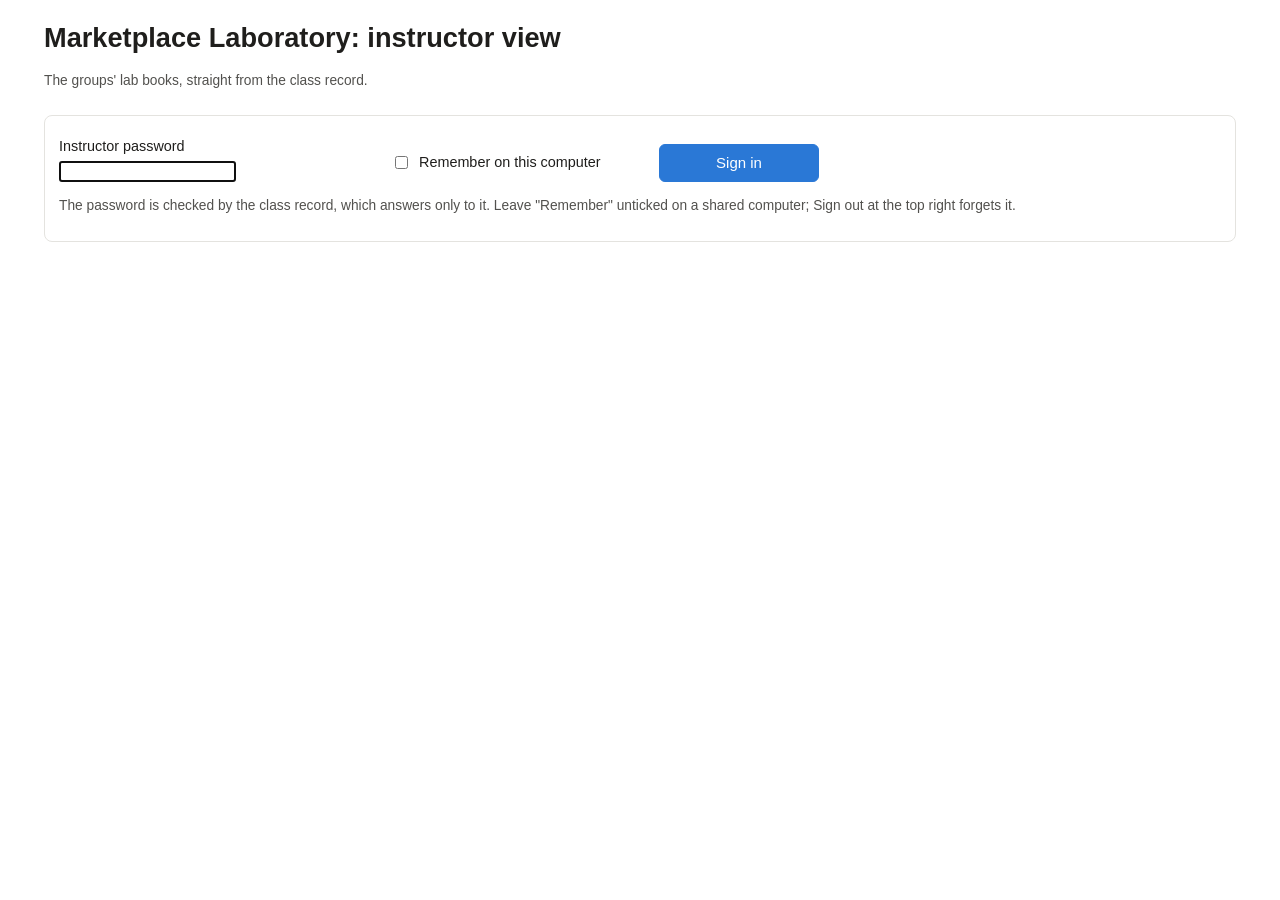
<file: docs/instructor.html>
<!DOCTYPE html>
<html lang="en">
<head>
<meta charset="utf-8">
<meta name="viewport" content="width=device-width, initial-scale=1">
<meta name="robots" content="noindex">
<title>Marketplace Laboratory: instructor view</title>
<style>
:root { --text: #1f1e1c; --muted: #52514e; --line: #e4e3df; --panel: #f6f5f3; --primary: #2a78d6; --primary-dark: #1f5fae;
        --accent: #eb6834; --gain: #2a78d6; --loss: #e34948; --radius: 8px; }
* { box-sizing: border-box; }
html, body { margin: 0; padding: 0; }
body { font-family: "Source Sans 3", "Source Sans Pro", -apple-system, BlinkMacSystemFont, "Segoe UI", Helvetica, Arial, sans-serif;
       color: var(--text); background: #fff; font-size: 15px; line-height: 1.45; }
.wrap { max-width: 1240px; margin: 0 auto; padding: 18px 24px 60px; }
h1 { font-size: 1.7rem; margin: 0 0 2px; }
h2 { font-size: 1.1rem; margin: 18px 0 8px; }
.caption, .small { color: var(--muted); font-size: 0.86rem; }
.note { border-left: 3px solid var(--accent); padding: 4px 10px; margin: 8px 0 12px; color: var(--muted); font-size: 0.92rem; }
.info { background: #e7f1fb; color: #1f5fae; padding: 10px 14px; border-radius: var(--radius); margin: 10px 0; }
.error { background: #fbebeb; color: #9b1c1c; padding: 10px 14px; border-radius: var(--radius); margin: 10px 0; }
.success { background: #e5f4e4; color: #1f6b2a; padding: 8px 12px; border-radius: var(--radius); margin: 8px 0; font-size: 0.92rem; }
.panel { border: 1px solid var(--line); border-radius: var(--radius); padding: 12px 14px; margin: 10px 0; background: #fff; }
.panel.shaded { background: var(--panel); }
details.panel > summary { cursor: pointer; font-weight: 600; list-style: none; }
details.panel > summary::before { content: "▸ "; color: var(--muted); font-size: 0.8em; }
details[open].panel > summary::before { content: "▾ "; }
details.panel > summary::-webkit-details-marker { display: none; }
.row { display: flex; gap: 12px; align-items: center; flex-wrap: wrap; }
.row.between { justify-content: space-between; }
.cols { display: grid; grid-template-columns: 1fr 1fr; gap: 24px; }
.cols-4-8 { display: grid; grid-template-columns: 4fr 8fr; gap: 24px; align-items: start; }
@media (max-width: 900px) { .cols, .cols-4-8 { grid-template-columns: 1fr; } }
label { display: block; font-size: 0.9rem; color: var(--text); margin: 8px 0 3px; }
input[type=number], input[type=text], select, textarea { font: inherit; padding: 7px 9px; border: 1px solid var(--line); border-radius: 6px; background: var(--panel); width: 100%; }
input[type=number]:focus, input[type=text]:focus, select:focus, textarea:focus { outline: 2px solid var(--primary); border-color: var(--primary); background: #fff; }
textarea { min-height: 110px; resize: vertical; }
.radio label { display: flex; gap: 8px; align-items: flex-start; margin: 4px 0; font-weight: 400; }
.radio input { margin-top: 4px; }
button { font: inherit; padding: 7px 14px; border-radius: 6px; border: 1px solid var(--line); background: #fff; cursor: pointer; color: var(--text); }
button:hover { border-color: var(--primary); color: var(--primary); }
button.primary { background: var(--primary); border-color: var(--primary); color: #fff; }
button.primary:hover { background: var(--primary-dark); color: #fff; }
button:disabled { opacity: 0.5; cursor: not-allowed; }
button.small { padding: 3px 9px; font-size: 0.85rem; }
a.button { display: inline-block; padding: 7px 14px; border-radius: 6px; background: var(--primary); color: #fff; text-decoration: none; font-weight: 600; }
a.button:hover { background: var(--primary-dark); }
.tabs { display: flex; gap: 4px; border-bottom: 1px solid var(--line); margin: 14px 0 12px; }
.tabs button { border: none; border-bottom: 2px solid transparent; border-radius: 0; background: none; padding: 8px 12px; margin-bottom: -1px; color: var(--muted); }
.tabs button.active { color: var(--primary); border-bottom-color: var(--primary); font-weight: 600; }
.tabs.inner { margin: 6px 0 8px; }
table.grid { border-collapse: collapse; width: 100%; font-size: 0.92rem; }
table.grid th, table.grid td { border: 1px solid var(--line); padding: 5px 8px; text-align: left; vertical-align: middle; }
table.grid th { background: var(--panel); font-weight: 600; color: var(--muted); }
table.grid td.num, table.grid th.num { text-align: right; font-variant-numeric: tabular-nums; }
table.grid input { padding: 4px 6px; background: #fff; }
table.grid input[type=number] { text-align: right; }
table.spec td:first-child input { min-width: 90px; }
table.grid td.remove { width: 32px; text-align: center; }
.metrics { display: grid; grid-template-columns: repeat(4, 1fr); gap: 10px; margin-bottom: 8px; }
.metric .label { color: var(--muted); font-size: 0.86rem; }
.metric .value { font-size: 1.9rem; font-weight: 400; line-height: 1.15; }
.metric .delta { font-size: 0.86rem; display: inline-block; padding: 1px 8px; border-radius: 10px; margin-top: 3px; }
.metric .delta.up { background: #e5f4e4; color: #1f6b2a; } .metric .delta.down { background: #fbebeb; color: #9b1c1c; }
.metric .delta.up.inverse { background: #fbebeb; color: #9b1c1c; } .metric .delta.down.inverse { background: #e5f4e4; color: #1f6b2a; }
.chart { width: 100%; height: auto; display: block; }
.chart .tick { font-size: 11px; fill: var(--muted); } .chart .axis { font-size: 12px; fill: var(--muted); }
.chart .note-text { font-size: 13px; font-weight: 600; }
table.grid td.marked { box-shadow: inset 0 0 0 2px #c8102e; border-radius: 3px; }
.dwl-note { margin-top: 6px; }
.legend { display: flex; flex-wrap: wrap; gap: 4px 14px; margin: 2px 0 6px; }
.legend-item { border: none; background: none; padding: 2px 4px; font-size: 0.82rem; color: var(--text); display: inline-flex; align-items: center; gap: 6px; }
.legend-item.off { color: #b5b4ae; text-decoration: line-through; }
.legend-item:disabled { color: var(--text); opacity: 1; cursor: default; }
.sw { display: inline-block; width: 18px; height: 10px; } .sw.line { height: 0; } .sw.dot { width: 10px; height: 10px; border-radius: 50%; border: 2px solid; background: #fff; }
.bars { margin: 6px 0 10px; }
.bar-row { display: flex; align-items: center; gap: 8px; margin: 3px 0; font-size: 0.86rem; }
.bar-label { width: 36%; text-align: right; color: var(--muted); }
.bar-track { position: relative; flex: 1; height: 22px; background: var(--panel); }
.bar-track::before { content: ""; position: absolute; left: 50%; top: 0; bottom: 0; border-left: 1px solid #b5b4ae; }
.bar { position: absolute; top: 2px; bottom: 2px; } .bar.gain { background: var(--gain); } .bar.loss { background: var(--loss); }
.bar-val { position: absolute; top: 2px; font-size: 0.8rem; color: var(--muted); white-space: nowrap; width: 44px; text-align: right; }
.bar-val:not([style*='max']) { text-align: left; }
.pin { display: grid; grid-template-columns: 3fr 3.5fr 1.6fr; gap: 10px; align-items: end; }
@media (max-width: 900px) { .pin { grid-template-columns: 1fr; } }
.group-line { display: flex; justify-content: space-between; align-items: center; gap: 10px; }
.group-form { display: grid; grid-template-columns: 1.6fr 6fr 1.3fr; gap: 10px; align-items: end; }
.group-form.with-pin { grid-template-columns: 1.4fr 1.2fr 5fr 1.3fr; }
@media (max-width: 900px) { .group-form { grid-template-columns: 1fr; } }
.status { color: var(--muted); font-size: 0.86rem; margin-top: 8px; }
.status.err { color: #9b1c1c; }
.badge { display: inline-block; font-size: 0.78rem; padding: 1px 8px; border-radius: 10px; background: var(--panel); color: var(--muted); margin-left: 8px; }
.labbook-wrap { overflow-x: auto; }
table.grid.labbook td { white-space: nowrap; }
table.grid.labbook th { white-space: normal; min-width: 120px; }
table.grid.labbook th .remove-entry { float: right; margin-left: 8px; padding: 0 6px; line-height: 1.5; color: var(--muted); background: #fff; }
table.grid.labbook th .remove-entry:hover { color: var(--loss); border-color: var(--loss); }
table.grid.labbook td .delta { display: block; font-size: 11px; line-height: 1.2; color: var(--muted); }
.question { margin: 18px 0 6px; } .question h3 { margin: 0 0 4px; font-size: 1rem; }
footer { margin-top: 30px; color: var(--muted); font-size: 0.8rem; }
[hidden] { display: none !important; }
.qsection { margin: 20px 0 10px; padding-top: 10px; border-top: 1px solid var(--line); }
.qsection h2 { margin: 4px 0 6px; font-size: 1.05rem; }
details.prompt > summary { cursor: pointer; color: var(--primary); font-size: 0.9rem; list-style: none; }
details.prompt > summary::before { content: "\25B8 "; font-size: 0.8em; }
details[open].prompt > summary::before { content: "\25BE "; }
details.prompt > summary::-webkit-details-marker { display: none; }
details.prompt > p { margin: 6px 0 10px; color: var(--muted); font-size: 0.95rem; }

/* Instructor page: on top of style.css */
.signin { display: grid; grid-template-columns: 2fr 1.6fr 1fr; gap: 12px; align-items: end; max-width: 760px; }
@media (max-width: 900px) { .signin { grid-template-columns: 1fr; } }
.signin label.check { display: flex; gap: 8px; align-items: center; margin-bottom: 9px; }
.signin label.check input { width: auto; }
.class-bar { display: grid; grid-template-columns: 2fr 3fr auto; gap: 14px; align-items: end; }
.class-bar .projector { text-align: center; } .class-bar .projector .caption { font-size: 0.78rem; margin-top: 4px; max-width: 260px; }
@media (max-width: 900px) { .class-bar { grid-template-columns: 1fr; } }
.class-bar .summary { color: var(--muted); font-size: 0.9rem; padding-bottom: 8px; }
.wide { overflow-x: auto; }
table.grid.sticky th:first-child, table.grid.sticky td:first-child { position: sticky; left: 0; background: #fff; z-index: 1; }
table.grid.sticky th:first-child { background: var(--panel); }
table.grid td.tick { text-align: center; white-space: nowrap; }
table.grid td.ok { color: #1f6b2a; } table.grid td.bad { color: #9b1c1c; } table.grid td.unk { color: var(--muted); }
.links { display: grid; grid-template-columns: repeat(4, 1fr); gap: 8px; margin: 8px 0; }
@media (max-width: 900px) { .links { grid-template-columns: 1fr 1fr; } }
a.button { display: inline-block; text-align: center; padding: 7px 10px; border-radius: 6px; border: 1px solid var(--line); background: #fff; color: var(--text); text-decoration: none; font-size: 0.92rem; overflow: hidden; text-overflow: ellipsis; white-space: nowrap; }
a.button:hover { border-color: var(--primary); color: var(--primary); }
a.button.primary { background: var(--primary); border-color: var(--primary); color: #fff; font-size: 1rem; padding: 10px 16px; }
a.button.primary:hover { background: var(--primary-dark); }
.answer { border: 1px solid var(--line); border-radius: var(--radius); padding: 10px 14px; margin: 8px 0; white-space: pre-wrap; }
.answer .who { font-weight: 600; margin-bottom: 4px; }
.setup-grid { display: grid; grid-template-columns: 3fr 1.2fr; gap: 20px; align-items: start; }
@media (max-width: 900px) { .setup-grid { grid-template-columns: 1fr; } }
.linkbox { font-family: ui-monospace, SFMono-Regular, Menlo, monospace; font-size: 0.92rem; background: var(--panel); border: 1px solid var(--line); border-radius: 6px; padding: 8px 10px; word-break: break-all; }
.qr { display: block; width: 200px; height: 200px; border: 1px solid var(--line); }
.form-row { display: grid; grid-template-columns: 3fr 1.2fr; gap: 12px; align-items: end; }
.form-row.three { grid-template-columns: 2fr 2fr 1.3fr; }
@media (max-width: 900px) { .form-row, .form-row.three { grid-template-columns: 1fr; } }
hr.sep { border: none; border-top: 1px solid var(--line); margin: 14px 0; }
.qblock { border: 1px solid var(--line); border-radius: var(--radius); padding: 10px 14px; margin: 10px 0; }
.qblock h3 { margin: 0 0 6px; font-size: 1rem; }
.section-title { font-weight: 600; margin: 10px 0 6px; }
.err-text { color: #9b1c1c; }

</style>
</head>
<body>
<div class="wrap">
  <div class="row between">
    <div><h1>Marketplace Laboratory: instructor view</h1><p class="caption" id="subtitle">The groups' lab books, straight from the class record.</p></div>
    <div id="topbar" class="row"></div>
  </div>
  <div id="signin"></div>
  <div id="main" hidden>
    <div id="class-bar" class="panel shaded"></div>
    <details id="setup" class="panel"><summary>Class set-up: link and QR code, new classes, registered groups</summary><div id="setup-body"></div></details>
    <nav class="tabs" id="views">
      <button type="button" data-view="overview" class="active">Overview</button>
      <button type="button" data-view="experiment">By experiment</button>
      <button type="button" data-view="group">One group</button>
    </nav>
    <section id="view-overview"></section>
    <section id="view-experiment" hidden></section>
    <section id="view-group" hidden></section>
  </div>
  <footer><span id="footer-status"></span></footer>
</div>
<script>window.MARKETLAB_CONFIG = {"endpoint": "https://script.google.com/macros/s/AKfycbwW81B0dE2LprFnKPKBrGQhMi8r1JiZkeWoPOj4zGk6sepwOcdNyhMr_lhTNBFZus7r5A/exec", "app_url": "https://eozdenoren.github.io/marketlab"};</script>
<script>
/* Marketplace Laboratory engine: a line-by-line port of app/engine.py,
   app/externality.py and the measures/labels of app/labbook.py.
   Plain script: defines MarketLab (browser) and exports it for Node tests. */
var MarketLab = (function () {
  "use strict";
  var SUPPLY = "supply", DEMAND = "demand";
  var RULES = ["efficient", "random", "inefficient"];
  var CONTROLS = ["none", "ceiling", "floor", "quota"];

  function clip(x) { return x < 0 ? 0 : (x > 1 ? 1 : x); }
  function normSeg(s) {
    var lo = Math.min(+s.pmin, +s.pmax), hi = Math.max(+s.pmin, +s.pmax);
    return { quantity: Math.max(0, +s.quantity), pmin: lo, pmax: hi };
  }
  function supplyRegions(m) { return m.regions.filter(function (r) { return r.side === SUPPLY; }); }
  function demandRegions(m) { return m.regions.filter(function (r) { return r.side === DEMAND; }); }

  // ---- policy -------------------------------------------------------------
  function defaultPolicy(over) {
    var p = { cost_shock: 0, benefit_boost: 0, tax_supply: 0, tax_demand: 0, control: "none",
              control_value: null, rationing: "efficient", rent_to: "sellers", regional: {} };
    if (over) for (var k in over) if (Object.prototype.hasOwnProperty.call(over, k) && over[k] !== undefined) p[k] = over[k];
    if (!p.regional) p.regional = {};
    return p;
  }
  function regionPolicy(policy, name) {
    var rp = (policy.regional || {})[name] || {};
    return { scale: rp.scale == null ? 1 : +rp.scale, shift: +(rp.shift || 0), tax: +(rp.tax || 0),
             cap: rp.cap == null ? null : +rp.cap };
  }
  function stripped(policy) {
    var reg = {};
    for (var k in policy.regional || {}) {
      var v = regionPolicy(policy, k);
      reg[k] = { scale: v.scale, shift: v.shift, tax: 0, cap: null };
    }
    return defaultPolicy({ cost_shock: policy.cost_shock, benefit_boost: policy.benefit_boost, regional: reg });
  }

  // ---- effective segments and curves ---------------------------------------
  function effBlock(e) { return e.hi - e.lo <= 0; }
  function effDensity(e) { return effBlock(e) ? Infinity : e.mass / (e.hi - e.lo); }
  function effQ(e, p, limit) {
    if (e.mass <= 0) return 0;
    if (e.side === SUPPLY) {
      if (effBlock(e)) { if (p > e.lo) return e.mass; if (p < e.lo) return 0; return limit === "right" ? e.mass : 0; }
      return e.mass * clip((p - e.lo) / (e.hi - e.lo));
    }
    if (effBlock(e)) { if (p < e.hi) return e.mass; if (p > e.hi) return 0; return limit === "left" ? e.mass : 0; }
    return e.mass * clip((e.hi - p) / (e.hi - e.lo));
  }
  function buildEffective(market, policy) {
    var out = [];
    market.regions.forEach(function (r) {
      var rp = regionPolicy(policy, r.name);
      r.segments.forEach(function (s0, i) {
        var s = normSeg(s0), shift, tax, offset;
        if (r.side === SUPPLY) { shift = rp.shift + policy.cost_shock; tax = rp.tax + policy.tax_supply; offset = shift + tax; }
        else { shift = rp.shift + policy.benefit_boost; tax = rp.tax + policy.tax_demand; offset = shift - tax; }
        out.push({ region: r.name, side: r.side, index: i, mass: s.quantity * Math.max(0, rp.scale),
                   lo: s.pmin + offset, hi: s.pmax + offset, offset: offset, shift: shift, tax: tax });
      });
    });
    return out;
  }

  function Curves(market, policy) {
    this.market = market; this.policy = policy; this.effs = buildEffective(market, policy);
    this.caps = {};
    var self = this;
    supplyRegions(market).forEach(function (r) { var rp = regionPolicy(policy, r.name); if (rp.cap != null) self.caps[r.name] = rp.cap; });
    this.tol = 1e-9 * Math.max(1, this.effs.reduce(function (a, e) { return a + e.mass; }, 0));
  }
  Curves.prototype.supplyRegion = function (name, p, limit) {
    limit = limit || "right"; var q = 0;
    for (var i = 0; i < this.effs.length; i++) { var e = this.effs[i]; if (e.region === name && e.side === SUPPLY) q += effQ(e, p, limit); }
    var cap = this.caps[name]; return cap == null ? q : Math.min(q, Math.max(0, cap));
  };
  Curves.prototype.supply = function (p, limit) {
    limit = limit || "right"; var s = 0, regs = supplyRegions(this.market);
    for (var i = 0; i < regs.length; i++) s += this.supplyRegion(regs[i].name, p, limit);
    return s;
  };
  Curves.prototype.demand = function (p, limit) {
    limit = limit || "left"; var d = 0;
    for (var i = 0; i < this.effs.length; i++) if (this.effs[i].side === DEMAND) d += effQ(this.effs[i], p, limit);
    return d;
  };
  Curves.prototype.excess = function (p, limit) { return this.supply(p, limit) - this.demand(p, limit); };
  Curves.prototype.totalSupplyMass = function () {
    var t = 0, self = this;
    supplyRegions(this.market).forEach(function (r) {
      var m = 0; self.effs.forEach(function (e) { if (e.region === r.name) m += e.mass; });
      var cap = self.caps[r.name]; t += cap == null ? m : Math.min(cap, m);
    });
    return t;
  };
  Curves.prototype.totalDemandMass = function () { var t = 0; this.effs.forEach(function (e) { if (e.side === DEMAND) t += e.mass; }); return t; };
  Curves.prototype.breakpoints = function () {
    var pts = {}, self = this;
    this.effs.forEach(function (e) { if (e.mass > 0) { pts[e.lo] = e.lo; pts[e.hi] = e.hi; } });
    Object.keys(this.caps).forEach(function (name) { var p = self.regionInverseSupply(name, self.caps[name]); if (p != null) pts[p] = p; });
    return Object.keys(pts).map(function (k) { return pts[k]; }).sort(function (a, b) { return a - b; });
  };
  Curves.prototype.regionInverseSupply = function (name, q) {
    var segs = this.effs.filter(function (e) { return e.region === name && e.side === SUPPLY && e.mass > 0; });
    return inverseQuantity(segs, q, SUPPLY);
  };
  Curves.prototype.clear = function () {
    var flags = { indeterminate_price: false, no_trade: false };
    var S = this.totalSupplyMass(), D = this.totalDemandMass(), bps = this.breakpoints();
    if (S <= this.tol || D <= this.tol || !bps.length) { flags.no_trade = true; return [bps.length ? bps[0] : 0, 0, flags]; }
    var tol = this.tol, n = bps.length, self = this;
    var eRight = bps.map(function (b) { return self.excess(b, "right"); });
    var eLeft = [-D].concat(bps.slice(1).map(function (b) { return self.excess(b, "left"); }));
    for (var i = 0; i < n; i++) {
      var eL = eLeft[i], eR = eRight[i];
      if (eL <= tol && eR >= -tol && (eL < -tol || eR > tol)) {
        var p = bps[i], q = Math.min(this.supply(p, "right"), this.demand(p, "left"));
        return this.flatAdjust(p, q, i, bps, eRight, eLeft, flags);
      }
      if (i < n - 1 && eR < -tol && eLeft[i + 1] > tol) {
        var a = bps[i], b = bps[i + 1], pp = a + (b - a) * (-eR) / (eLeft[i + 1] - eR);
        return [pp, this.supply(pp, "right"), flags];
      }
    }
    var pl = bps[n - 1];
    return [pl, Math.min(this.supply(pl, "right"), this.demand(pl, "left")), flags];
  };
  Curves.prototype.flatAdjust = function (p, q, i, bps, eRight, eLeft, flags) {
    var tol = this.tol; if (Math.abs(eRight[i]) > tol) return [p, q, flags];
    var j = i, n = bps.length;
    while (j < n - 1 && Math.abs(eRight[j]) <= tol && Math.abs(eLeft[j + 1]) <= tol) j++;
    if (j > i) { var pHi = bps[j]; flags.indeterminate_price = true; flags.price_interval = [p, pHi];
                 var mid = 0.5 * (p + pHi); return [mid, this.supply(mid, "right"), flags]; }
    return [p, q, flags];
  };
  Curves.prototype.inverseDemand = function (q) {
    var bps = this.breakpoints(), self = this;
    if (q <= this.tol) return bps.length ? bps[bps.length - 1] : 0;
    var p = inverseDemandFn(function (x, l) { return self.demand(x, l); }, bps, q, this.tol);
    return p != null ? p : (bps.length ? bps[0] : 0);
  };
  Curves.prototype.inverseSupply = function (q) {
    var bps = this.breakpoints(), self = this;
    if (q <= this.tol) return bps.length ? bps[0] : 0;
    var p = inverseSupplyFn(function (x, l) { return self.supply(x, l); }, bps, q, this.tol);
    return p != null ? p : (bps.length ? bps[bps.length - 1] : 0);
  };

  function inverseSupplyFn(S, bps, q, tol) {
    if (!bps.length) return null;
    if (S(bps[0], "right") >= q - tol) return bps[0];
    for (var i = 0; i < bps.length - 1; i++) {
      var a = bps[i], b = bps[i + 1], sa = S(a, "right"), sb = S(b, "left");
      if (sb >= q - tol) { if (sb <= sa + tol) return a; return a + (b - a) * clip((q - sa) / (sb - sa)); }
      if (S(b, "right") >= q - tol) return b;
    }
    return null;
  }
  function inverseDemandFn(D, bps, q, tol) {
    if (!bps.length) return null;
    var top = bps[bps.length - 1];
    if (D(top, "left") >= q - tol) return top;
    for (var i = bps.length - 1; i >= 1; i--) {
      var b = bps[i], a = bps[i - 1], da = D(a, "right"), db = D(b, "left");
      if (da >= q - tol) { if (da <= db + tol) return b; return a + (b - a) * clip((da - q) / (da - db)); }
      if (D(a, "left") >= q - tol) return a;
    }
    return null;
  }
  function inverseQuantity(segs, q, side) {
    segs = segs.filter(function (e) { return e.mass > 0; });
    if (!segs.length) return null;
    var total = segs.reduce(function (a, e) { return a + e.mass; }, 0), tol = 1e-9 * Math.max(1, total);
    if (q > total + tol) return null;
    var set = {}; segs.forEach(function (e) { set[e.lo] = e.lo; set[e.hi] = e.hi; });
    var bps = Object.keys(set).map(function (k) { return set[k]; }).sort(function (a, b) { return a - b; });
    if (q <= tol) return side === DEMAND ? bps[bps.length - 1] : bps[0];
    var f = function (p, lim) { return segs.reduce(function (a, e) { return a + effQ(e, p, lim); }, 0); };
    return side === DEMAND ? inverseDemandFn(f, bps, q, tol) : inverseSupplyFn(f, bps, q, tol);
  }

  // ---- allocations --------------------------------------------------------
  function allocQuantity(a) {
    var e = a.eff;
    if (effBlock(e)) return a.pieces.reduce(function (s, p) { return s + p.prob * e.mass; }, 0);
    var d = effDensity(e); return a.pieces.reduce(function (s, p) { return s + p.prob * d * (p.hi - p.lo); }, 0);
  }
  function allocSurplus(a) {
    var e = a.eff, tot = 0;
    a.pieces.forEach(function (p) {
      var m, t;
      if (effBlock(e)) { m = p.prob * e.mass; t = e.lo; } else { m = p.prob * effDensity(e) * (p.hi - p.lo); t = 0.5 * (p.lo + p.hi); }
      tot += m * (e.side === SUPPLY ? (a.price_eff - t) : (t - a.price_eff));
    });
    return tot;
  }
  function allocTax(a) { return a.eff.tax * allocQuantity(a); }
  function willingPieces(e, p) {
    if (e.mass <= 0) return [];
    if (e.side === SUPPLY) {
      if (effBlock(e)) return e.lo <= p ? [{ lo: e.lo, hi: e.lo, prob: 1 }] : [];
      if (p <= e.lo) return [];
      return [{ lo: e.lo, hi: Math.min(e.hi, p), prob: 1 }];
    }
    if (effBlock(e)) return e.hi >= p ? [{ lo: e.hi, hi: e.hi, prob: 1 }] : [];
    if (p >= e.hi) return [];
    return [{ lo: Math.max(e.lo, p), hi: e.hi, prob: 1 }];
  }
  function pieceMass(e, pc) { return pc.prob * (effBlock(e) ? e.mass : effDensity(e) * (pc.hi - pc.lo)); }
  function willingMass(segs, willing) {
    var W = 0; willing.forEach(function (ps, k) { ps.forEach(function (pc) { W += pieceMass(segs[k], pc); }); }); return W;
  }
  function serveBest(segs, target, side) {
    var out = segs.map(function () { return []; });
    var total = segs.reduce(function (a, e) { return a + e.mass; }, 0), tol = 1e-9 * Math.max(1, total);
    if (target <= tol) return out;
    target = Math.min(target, total);
    var thr = inverseQuantity(segs, target, side);
    if (thr == null) return out;
    var strict = 0, ties = [];
    segs.forEach(function (e, k) {
      if (e.mass <= 0) return;
      if (side === DEMAND) {
        if (effBlock(e)) { if (e.lo > thr + tol) { out[k].push({ lo: e.lo, hi: e.lo, prob: 1 }); strict += e.mass; } else if (Math.abs(e.lo - thr) <= tol) ties.push(k); }
        else { var lo = Math.max(e.lo, thr); if (e.hi > lo + tol) { out[k].push({ lo: lo, hi: e.hi, prob: 1 }); strict += effDensity(e) * (e.hi - lo); } }
      } else {
        if (effBlock(e)) { if (e.lo < thr - tol) { out[k].push({ lo: e.lo, hi: e.lo, prob: 1 }); strict += e.mass; } else if (Math.abs(e.lo - thr) <= tol) ties.push(k); }
        else { var hi = Math.min(e.hi, thr); if (hi > e.lo + tol) { out[k].push({ lo: e.lo, hi: hi, prob: 1 }); strict += effDensity(e) * (hi - e.lo); } }
      }
    });
    var rem = target - strict;
    if (ties.length && rem > tol) {
      var tieMass = ties.reduce(function (a, k) { return a + segs[k].mass; }, 0), f = clip(rem / tieMass);
      ties.forEach(function (k) { out[k].push({ lo: segs[k].lo, hi: segs[k].lo, prob: f }); });
    }
    return out;
  }
  function serveWorst(segs, target, price, side) {
    var willing = segs.map(function (e) { return willingPieces(e, price); });
    var W = willingMass(segs, willing), tol = 1e-9 * Math.max(1, W);
    var out = segs.map(function () { return []; });
    if (target <= tol) return out;
    if (target >= W - tol) return willing;
    var best = serveBest(segs, W - target, side);
    segs.forEach(function (e, k) {
      willing[k].forEach(function (wp) {
        if (effBlock(e)) { var pb = best[k].reduce(function (a, b) { return a + b.prob; }, 0); if (1 - pb > tol) out[k].push({ lo: e.lo, hi: e.lo, prob: 1 - pb }); }
        else {
          var lo, hi;
          if (best[k].length) { var b = best[k][0]; if (side === DEMAND) { lo = wp.lo; hi = b.lo; } else { lo = b.hi; hi = wp.hi; } }
          else { lo = wp.lo; hi = wp.hi; }
          if (hi > lo + tol) out[k].push({ lo: lo, hi: hi, prob: 1 });
        }
      });
    });
    return out;
  }
  function serveRandom(segs, target, price) {
    var willing = segs.map(function (e) { return willingPieces(e, price); });
    var W = willingMass(segs, willing);
    if (W <= 0) return segs.map(function () { return []; });
    var f = clip(target / W);
    return willing.map(function (ps) { return ps.map(function (pc) { return { lo: pc.lo, hi: pc.hi, prob: pc.prob * f }; }); });
  }
  function ration(segs, target, price, side, rule) {
    var willing = segs.map(function (e) { return willingPieces(e, price); });
    var W = willingMass(segs, willing), tol = 1e-9 * Math.max(1, W);
    if (target >= W - tol) return willing;
    if (rule === "random") return serveRandom(segs, target, price);
    if (rule === "inefficient") return serveWorst(segs, target, price, side);
    return serveBest(segs, target, side);
  }

  // ---- solve --------------------------------------------------------------
  function solve(market, policy, withBenchmark) {
    if (withBenchmark === undefined) withBenchmark = true;
    policy = defaultPolicy(policy);
    if (RULES.indexOf(policy.rationing) < 0) throw new Error("unknown rationing rule " + policy.rationing);
    if (CONTROLS.indexOf(policy.control) < 0) throw new Error("unknown control " + policy.control);
    var cur = new Curves(market, policy), effs = cur.effs;
    var cl = cur.clear(), pStar = cl[0], qStar = cl[1], flags = cl[2];
    var price = pStar, quantity = qStar, rationedSide = null, shortage = 0, binding = false, sellerPrice = null;
    var ctrl = policy.control, val = policy.control_value;
    if (ctrl === "ceiling" && val != null && val < pStar - cur.tol && qStar > 0) {
      price = +val; quantity = cur.supply(price, "right"); shortage = cur.demand(price, "left") - quantity; rationedSide = DEMAND; binding = true;
    } else if (ctrl === "floor" && val != null && val > pStar + cur.tol && qStar > 0) {
      price = +val; quantity = cur.demand(price, "left"); shortage = cur.supply(price, "right") - quantity; rationedSide = SUPPLY; binding = true;
    } else if (ctrl === "quota" && val != null && val < qStar - cur.tol) {
      if (Object.keys(cur.caps).length) throw new Error("a market-wide quota cannot be combined with regional caps");
      quantity = Math.max(0, +val); price = cur.inverseDemand(quantity); binding = true;
      if (policy.rent_to === "government") sellerPrice = cur.inverseSupply(quantity);
      else { rationedSide = SUPPLY; shortage = cur.supply(price, "right") - quantity; }
    }
    var allocs = [];
    var dSegs = effs.filter(function (e) { return e.side === DEMAND; });
    var dPieces = ration(dSegs, quantity, price, DEMAND, rationedSide === DEMAND ? policy.rationing : "efficient");
    dSegs.forEach(function (e, k) { allocs.push({ eff: e, pieces: dPieces[k], price_eff: price }); });
    var sRegions = supplyRegions(market), pooled = [], pooledTarget = quantity, regionRent = {}, regionCapped = {};
    sRegions.forEach(function (r) {
      var segs = effs.filter(function (e) { return e.region === r.name && e.side === SUPPLY; });
      var cap = cur.caps[r.name];
      var raw = segs.reduce(function (a, e) { return a + effQ(e, price, "right"); }, 0);
      if (cap != null && raw > cap + cur.tol && quantity > cur.tol) {
        regionCapped[r.name] = true;
        var take = Math.min(cap, quantity); pooledTarget -= take;
        if (policy.rent_to === "government") {
          var pr = cur.regionInverseSupply(r.name, take); pr = pr == null ? price : Math.min(pr, price);
          var pcs = serveBest(segs, take, SUPPLY); regionRent[r.name] = (price - pr) * take;
          segs.forEach(function (e, k) { allocs.push({ eff: e, pieces: pcs[k], price_eff: pr }); });
        } else {
          var pcs2 = ration(segs, take, price, SUPPLY, policy.rationing);
          segs.forEach(function (e, k) { allocs.push({ eff: e, pieces: pcs2[k], price_eff: price }); });
        }
      } else { regionCapped[r.name] = false; segs.forEach(function (e) { pooled.push(e); }); }
    });
    if (sellerPrice != null) {
      var pcsP = serveBest(pooled, pooledTarget, SUPPLY), rentTotal = (price - sellerPrice) * pooledTarget;
      pooled.forEach(function (e, k) { allocs.push({ eff: e, pieces: pcsP[k], price_eff: sellerPrice }); });
      var qs = {}, totQ = 0;
      sRegions.forEach(function (r) { qs[r.name] = allocs.filter(function (a) { return a.eff.region === r.name; }).reduce(function (a, x) { return a + allocQuantity(x); }, 0); totQ += qs[r.name]; });
      totQ = totQ || 1;
      sRegions.forEach(function (r) { regionRent[r.name] = (regionRent[r.name] || 0) + rentTotal * qs[r.name] / totQ; });
    } else {
      var rule = rationedSide === SUPPLY ? policy.rationing : "efficient";
      var pcsQ = ration(pooled, Math.max(0, pooledTarget), price, SUPPLY, rule);
      pooled.forEach(function (e, k) { allocs.push({ eff: e, pieces: pcsQ[k], price_eff: price }); });
    }
    var regionsOut = [], cs = 0, ps = 0, tax = 0, rent = 0;
    market.regions.forEach(function (r) {
      var mine = allocs.filter(function (a) { return a.eff.region === r.name; });
      var q = mine.reduce(function (a, x) { return a + allocQuantity(x); }, 0);
      var s = mine.reduce(function (a, x) { return a + allocSurplus(x); }, 0);
      var t = mine.reduce(function (a, x) { return a + allocTax(x); }, 0);
      var rp = regionPolicy(policy, r.name), net, willing;
      if (r.side === SUPPLY) {
        var taxUnit = rp.tax + policy.tax_supply, priceEff = mine.length ? mine[0].price_eff : price;
        net = priceEff - taxUnit;
        willing = effs.filter(function (e) { return e.region === r.name; }).reduce(function (a, e) { return a + effQ(e, price, "right"); }, 0);
      } else {
        net = price + rp.tax + policy.tax_demand;
        willing = effs.filter(function (e) { return e.region === r.name; }).reduce(function (a, e) { return a + effQ(e, price, "left"); }, 0);
      }
      var rr = regionRent[r.name] || 0;
      regionsOut.push({ name: r.name, side: r.side, quantity: q, surplus: s, tax: t, rent: rr, net_price: net, willing: willing, capped: !!regionCapped[r.name] });
      if (r.side === SUPPLY) ps += s; else cs += s;
      tax += t; rent += rr;
    });
    var out = { price: price, quantity: quantity, allocs: allocs, regions: regionsOut, consumer_surplus: cs, producer_surplus: ps,
                tax_revenue: tax, licence_rent: rent, government_revenue: tax + rent, total_surplus: cs + ps + tax + rent,
                rationed_side: rationedSide, shortage: shortage, flags: flags, control_binding: binding,
                benchmark_surplus: NaN, deadweight_loss: NaN, rationing_loss: NaN, elasticity_demand: NaN, elasticity_supply: NaN };
    var el = elasticities(cur, price, quantity); out.elasticity_demand = el[0]; out.elasticity_supply = el[1];
    if (withBenchmark) {
      var bench = solve(market, stripped(policy), false);
      out.benchmark_surplus = bench.total_surplus; out.deadweight_loss = bench.total_surplus - out.total_surplus;
      var licensed = Object.keys(regionCapped).some(function (k) { return regionCapped[k]; }) && policy.rent_to === "sellers";
      if ((rationedSide != null || licensed) && policy.rationing !== "efficient") {
        var p2 = defaultPolicy(policy); p2.rationing = "efficient";
        out.rationing_loss = solve(market, p2, false).total_surplus - out.total_surplus;
      } else out.rationing_loss = 0;
    }
    return out;
  }
  function elasticities(cur, p, q) {
    if (q <= cur.tol || p <= 0) return [NaN, NaN];
    var h = 1e-6 * Math.max(1, Math.abs(p));
    var dD = (cur.demand(p + h, "right") - cur.demand(p - h, "left")) / (2 * h);
    var dS = (cur.supply(p + h, "right") - cur.supply(p - h, "left")) / (2 * h);
    return [-dD * p / q, dS * p / q];
  }

  // ---- winners and losers ----------------------------------------------------
  function probAt(pieces, x, block) {
    if (block) return pieces.reduce(function (a, p) { return a + p.prob; }, 0);
    for (var i = 0; i < pieces.length; i++) { var p = pieces[i]; if (p.lo - 1e-12 <= x && x <= p.hi + 1e-12) return p.prob; }
    return 0;
  }
  function accumulate(g, region, side, p0, p1, mass, x, s0, s1) {
    if (mass <= 0) return;
    var m, gg;
    if (p0 > 0 && p1 > 0) { m = mass * p0 * p1; gg = g(region, side, "kept"); gg.mass += m; gg.change += m * (s1(x) - s0(x)); }
    if (p0 > 0 && p1 < 1) { m = mass * p0 * (1 - p1); gg = g(region, side, "lost"); gg.mass += m; gg.change += -m * s0(x); }
    if (p1 > 0 && p0 < 1) { m = mass * (1 - p0) * p1; gg = g(region, side, "new"); gg.mass += m; gg.change += m * s1(x); }
  }
  function compare(before, after) {
    var groups = {}, order = [];
    var g = function (region, side, kind) {
      var key = region + "|" + side + "|" + kind;
      if (!groups[key]) { groups[key] = { region: region, side: side, kind: kind, mass: 0, change: 0 }; order.push(key); }
      return groups[key];
    };
    var bMap = {}, aMap = {}, keys = {};
    before.allocs.forEach(function (a) { var k = a.eff.region + "\u0000" + a.eff.index; bMap[k] = a; keys[k] = [a.eff.region, a.eff.index]; });
    after.allocs.forEach(function (a) { var k = a.eff.region + "\u0000" + a.eff.index; aMap[k] = a; keys[k] = [a.eff.region, a.eff.index]; });
    var sorted = Object.keys(keys).sort(function (x, y) { var kx = keys[x], ky = keys[y]; if (kx[0] < ky[0]) return -1; if (kx[0] > ky[0]) return 1; return kx[1] - ky[1]; });
    sorted.forEach(function (key) {
      var a0 = bMap[key], a1 = aMap[key];
      var e0 = a0 ? a0.eff : a1.eff, e1 = a1 ? a1.eff : a0.eff, side = e0.side, region = e0.region;
      var loU = e0.lo - e0.offset, hiU = e0.hi - e0.offset;
      var m0 = a0 ? a0.eff.mass : 0, m1 = a1 ? a1.eff.mass : 0, block = effBlock(e0), common = Math.min(m0, m1);
      var s0 = function (x) { return side === SUPPLY ? (a0.price_eff - (x + e0.offset)) : ((x + e0.offset) - a0.price_eff); };
      var s1 = function (x) { return side === SUPPLY ? (a1.price_eff - (x + e1.offset)) : ((x + e1.offset) - a1.price_eff); };
      var gg, m;
      if (block) {
        var p0 = a0 ? probAt(a0.pieces, e0.lo, true) : 0, p1 = a1 ? probAt(a1.pieces, e1.lo, true) : 0, x = loU;
        accumulate(g, region, side, p0, p1, common, x, a0 ? s0 : null, a1 ? s1 : null);
        if (m1 > m0 && a1) { gg = g(region, side, "new"); gg.mass += (m1 - m0) * p1; gg.change += (m1 - m0) * p1 * s1(x); }
        if (m0 > m1 && a0) { gg = g(region, side, "lost"); gg.mass += (m0 - m1) * p0; gg.change += -(m0 - m1) * p0 * s0(x); }
        return;
      }
      var set = {}; set[loU] = loU; set[hiU] = hiU;
      if (a0) a0.pieces.forEach(function (pc) { set[pc.lo - e0.offset] = pc.lo - e0.offset; set[pc.hi - e0.offset] = pc.hi - e0.offset; });
      if (a1) a1.pieces.forEach(function (pc) { set[pc.lo - e1.offset] = pc.lo - e1.offset; set[pc.hi - e1.offset] = pc.hi - e1.offset; });
      var pts = Object.keys(set).map(function (k) { return set[k]; }).filter(function (v) { return loU - 1e-12 <= v && v <= hiU + 1e-12; }).sort(function (a, b) { return a - b; });
      var width = hiU - loU;
      for (var i = 0; i < pts.length - 1; i++) {
        var x1 = pts[i], x2 = pts[i + 1]; if (x2 - x1 <= 1e-12) continue;
        var mid = 0.5 * (x1 + x2);
        var q0 = a0 ? probAt(a0.pieces, mid + e0.offset, false) : 0, q1 = a1 ? probAt(a1.pieces, mid + e1.offset, false) : 0;
        var share = (x2 - x1) / width;
        accumulate(g, region, side, q0, q1, common * share, mid, a0 ? s0 : null, a1 ? s1 : null);
        if (m1 > m0 && a1) { m = (m1 - m0) * share * q1; gg = g(region, side, "new"); gg.mass += m; gg.change += m * s1(mid); }
        if (m0 > m1 && a0) { m = (m0 - m1) * share * q0; gg = g(region, side, "lost"); gg.mass += m; gg.change += -m * s0(mid); }
      }
    });
    return order.map(function (k) { return groups[k]; }).filter(function (gr) { return gr.mass > 1e-9; })
      .map(function (gr) { gr.average = gr.mass > 1e-12 ? gr.change / gr.mass : 0; return gr; });
  }

  // ---- plot helpers ---------------------------------------------------------------
  function dedupPts(pts) {
    var out = [];
    pts.forEach(function (qp) { if (!out.length || Math.abs(out[out.length - 1][0] - qp[0]) > 1e-12 || Math.abs(out[out.length - 1][1] - qp[1]) > 1e-12) out.push(qp); });
    return out;
  }
  function curvePoints(cur, side, pMax) {
    var bps = cur.breakpoints().filter(function (b) { return 0 < b && b < pMax; });
    var grid = [0].concat(bps, [pMax]), pts = [];
    var f = side === SUPPLY ? function (b, l) { return cur.supply(b, l); } : function (b, l) { return cur.demand(b, l); };
    grid.forEach(function (b) { pts.push([f(b, "left"), b]); pts.push([f(b, "right"), b]); });
    if (side === DEMAND) pts.reverse();
    var out = dedupPts(pts);
    if (side === DEMAND) while (out.length > 1 && out[0][0] <= 1e-12 && out[1][0] <= 1e-12) out.shift();
    return out;
  }
  function servedCurvePoints(out, side, offset) {
    offset = offset || 0;
    var pieces = [];
    out.allocs.forEach(function (a) {
      var e = a.eff; if (e.side !== side) return;
      a.pieces.forEach(function (pc) {
        if (effBlock(e)) pieces.push([e.lo + offset, e.lo + offset, pc.prob * e.mass, null]);
        else if (pc.hi > pc.lo) pieces.push([pc.lo + offset, pc.hi + offset, null, pc.prob * effDensity(e)]);
      });
    });
    if (!pieces.length) return [];
    var set = {}; pieces.forEach(function (p) { set[p[0]] = p[0]; set[p[1]] = p[1]; });
    var bps = Object.keys(set).map(function (k) { return set[k]; }).sort(function (a, b) { return a - b; });
    var qAt = function (p, limit) {
      var tot = 0;
      pieces.forEach(function (pc) {
        var lo = pc[0], hi = pc[1], m = pc[2], d = pc[3];
        if (m != null) {
          if (side === DEMAND) tot += (lo > p || (lo === p && limit === "left")) ? m : 0;
          else tot += (lo < p || (lo === p && limit === "right")) ? m : 0;
        } else if (side === DEMAND) tot += d * Math.max(0, hi - Math.max(lo, p));
        else tot += d * Math.max(0, Math.min(hi, p) - lo);
      });
      return tot;
    };
    var pts = [];
    bps.forEach(function (b) { pts.push([qAt(b, "left"), b]); pts.push([qAt(b, "right"), b]); });
    if (side === DEMAND) pts.reverse();
    return dedupPts(pts);
  }

  // ---- externality ----------------------------------------------------------------
  function privateSurplus(out) { return out.consumer_surplus + out.producer_surplus + out.tax_revenue + out.licence_rent; }
  function socialOptimum(market, policy, harm) { var p = stripped(policy); p.tax_supply = +harm; return solve(market, p, false); }
  function solveSocial(market, policy, harm) {
    harm = +harm; policy = defaultPolicy(policy);
    var out = solve(market, policy, false), opt = socialOptimum(market, policy, harm);
    var priv = privateSurplus(out), third = -harm * out.quantity, w = priv + third;
    var wOpt = privateSurplus(opt) - harm * opt.quantity, dwl = wOpt - w;
    if (dwl < 0 && dwl > -1e-9 * Math.max(1, Math.abs(wOpt))) dwl = 0;
    return { out: out, harm_per_unit: harm, third_party: third, private_surplus: priv, social_surplus: w, opt: opt,
             opt_quantity: opt.quantity, opt_buyer_price: opt.price, opt_seller_price: opt.price - harm, opt_surplus: wOpt, deadweight_loss: dwl };
  }

  // ---- market from rows (scenarios.group_regions) ------------------------------------
  function groupRegions(rows, side, taken) {
    taken = taken || {}; var order = [], segs = {};
    rows.forEach(function (r) {
      var name = r[0] || "Unnamed"; if (taken[name]) name = name + " (" + side + ")";
      if (!segs[name]) { order.push(name); segs[name] = []; }
      segs[name].push({ quantity: +r[1], pmin: +r[2], pmax: +r[3] });
    });
    return order.map(function (n) { return { name: n, side: side, segments: segs[n] }; });
  }
  function buildMarket(supRows, demRows) {
    var sup = groupRegions(supRows, SUPPLY), taken = {};
    sup.forEach(function (r) { taken[r.name] = true; });
    var dem = groupRegions(demRows, DEMAND, taken);
    return { regions: sup.concat(dem) };
  }

  // ---- measures and labels (labbook.py) -------------------------------------------------
  var MEASURES = ["Market price", "Buyers pay", "Sellers receive", "Quantity traded", "Shortage or excess supply",
                  "Socially optimal quantity", "Consumer surplus", "Producer surplus", "Government revenue",
                  "Third parties", "Total surplus", "Deadweight loss"];
  function uniform(vals) {
    if (!vals.length) return null;
    for (var i = 1; i < vals.length; i++) if (Math.abs(vals[i] - vals[0]) >= 1e-9) return null;
    return vals[0];
  }
  function measuresLab(out) {
    var bp = uniform(out.regions.filter(function (r) { return r.side === DEMAND && r.quantity > 0; }).map(function (r) { return r.net_price; }));
    var sp = uniform(out.regions.filter(function (r) { return r.side === SUPPLY && r.quantity > 0; }).map(function (r) { return r.net_price; }));
    var gov = out.government_revenue;
    var m = {};
    m["Market price"] = out.price; m["Buyers pay"] = bp != null ? bp : out.price; m["Sellers receive"] = sp != null ? sp : out.price;
    m["Quantity traded"] = out.quantity;
    m["Shortage or excess supply"] = (out.control_binding && out.shortage > 1e-9) ? out.shortage : null;
    m["Socially optimal quantity"] = null; m["Consumer surplus"] = out.consumer_surplus; m["Producer surplus"] = out.producer_surplus;
    m["Government revenue"] = Math.abs(gov) > 1e-9 ? gov : 0; m["Third parties"] = null; m["Total surplus"] = out.total_surplus;
    m["Deadweight loss"] = out.deadweight_loss;
    regionMeasures(out, m);
    return m;
  }
  // With several regions on a side of the market: what each of them trades and earns (a tax on one region,
  // a tariff). Rows named "Quantity: North", "Surplus: North"; nothing is added for a side with one region.
  function regionMeasures(out, m) {
    var rs = [];
    [SUPPLY, DEMAND].forEach(function (side) {
      var mine = out.regions.filter(function (r) { return r.side === side; });
      if (mine.length > 1) rs = rs.concat(mine);
    });
    rs.forEach(function (r) { m["Quantity: " + r.name] = r.quantity; });
    rs.forEach(function (r) { m["Surplus: " + r.name] = r.surplus; });
  }
  function extraMeasures(columns) {
    // the regional rows present in any of these measure sets, in first-seen order (after the fixed MEASURES)
    var seen = {}, out = [];
    columns.forEach(function (c) { Object.keys(c || {}).forEach(function (k) { if (MEASURES.indexOf(k) < 0 && !seen[k] && /^(Quantity|Surplus): /.test(k)) { seen[k] = 1; out.push(k); } }); });
    return out.filter(function (k) { return /^Quantity: /.test(k); }).concat(out.filter(function (k) { return /^Surplus: /.test(k); }));
  }
  function measuresSocial(soc) {
    var m = measuresLab(soc.out);
    m["Socially optimal quantity"] = soc.opt_quantity; m["Third parties"] = soc.third_party;
    m["Total surplus"] = soc.social_surplus; m["Deadweight loss"] = soc.deadweight_loss;
    return m;
  }
  function num(x) { var s = (+x).toFixed(1); return s.slice(-2) === ".0" ? s.slice(0, -2) : s; }
  function taxBits(ts, td) {
    var bits = [];
    if (ts > 0) bits.push("tax " + num(ts) + " on sellers"); else if (ts < 0) bits.push("subsidy " + num(-ts) + " to sellers");
    if (td > 0) bits.push("tax " + num(td) + " on buyers"); else if (td < 0) bits.push("subsidy " + num(-td) + " to buyers");
    return bits;
  }
  function cap1(s) { return s ? s.charAt(0).toUpperCase() + s.slice(1) : s; }
  function describeLab(policy) {
    policy = defaultPolicy(policy); var bits = [];
    if (policy.cost_shock) bits.push("cost shock " + num(policy.cost_shock));
    if (policy.benefit_boost) bits.push("benefit boost " + num(policy.benefit_boost));
    bits = bits.concat(taxBits(policy.tax_supply, policy.tax_demand));
    Object.keys(policy.regional || {}).forEach(function (name) {
      var rp = regionPolicy(policy, name);
      if (Math.abs(rp.scale - 1) > 1e-9) bits.push(name + " capacity " + Math.round(100 * rp.scale) + "%");
      if (rp.shift) bits.push(name + " shift " + num(rp.shift));
      if (rp.tax > 0) bits.push(name + " tax " + num(rp.tax)); else if (rp.tax < 0) bits.push(name + " subsidy " + num(-rp.tax));
      if (rp.cap != null) bits.push(name + " cap " + num(rp.cap));
    });
    var rule = { efficient: "", random: ", lottery", inefficient: ", worst served" }[policy.rationing] || "";
    if (policy.control === "ceiling" && policy.control_value != null) bits.push("ceiling " + num(policy.control_value) + rule);
    else if (policy.control === "floor" && policy.control_value != null) bits.push("floor " + num(policy.control_value) + rule);
    else if (policy.control === "quota" && policy.control_value != null) {
      var who = policy.rent_to === "government" ? "auctioned" : "given away" + rule;
      bits.push("quota " + num(policy.control_value) + ", licences " + who);
    }
    return bits.length ? cap1(bits.join("; ")) : "No experiment";
  }
  function describeExt(policy, harm) {
    policy = defaultPolicy(policy);
    var head = harm >= 0 ? "Harm " + num(harm) : "Benefit " + num(-harm);
    var bits = taxBits(policy.tax_supply, policy.tax_demand);
    if (policy.control === "quota" && policy.control_value != null) bits.push("permit cap " + num(policy.control_value));
    return head + ": " + (bits.length ? bits.join("; ") : "no policy");
  }

  return { SUPPLY: SUPPLY, DEMAND: DEMAND, RULES: RULES, CONTROLS: CONTROLS, MEASURES: MEASURES,
           defaultPolicy: defaultPolicy, stripped: stripped, regionPolicy: regionPolicy, Curves: Curves, solve: solve, compare: compare,
           curvePoints: curvePoints, servedCurvePoints: servedCurvePoints, solveSocial: solveSocial, buildMarket: buildMarket,
           groupRegions: groupRegions, measuresLab: measuresLab, measuresSocial: measuresSocial, extraMeasures: extraMeasures, describeLab: describeLab,
           describeExt: describeExt, num: num };
})();
if (typeof module !== "undefined" && module.exports) module.exports = MarketLab;

</script>
<script>
/* Marketplace Laboratory: the lab-book table (pinned experiments side by side with their baselines), shared by the
   class page (app.js) and the instructor page (instructor.js). Depends on MarketLab (engine.js). */
var MLBook = (function () {
  "use strict";
  var M = MarketLab;
  function esc(s) { return String(s == null ? "" : s).replace(/&/g, "&amp;").replace(/</g, "&lt;").replace(/>/g, "&gt;").replace(/"/g, "&quot;"); }
  function fmt(x, d, signed) {
    if (x == null || (typeof x === "number" && isNaN(x))) return "–";
    if (d === undefined) d = 1;
    if (Math.abs(x) < 5e-10) x = 0;
    var s = Math.abs(x).toLocaleString("en-GB", { minimumFractionDigits: d, maximumFractionDigits: d });
    return (x < 0 ? "-" : (signed ? "+" : "")) + s;
  }
  function cell(x) { return x == null ? "–" : (typeof x === "string" ? x : fmt(x)); }
  function sameMarket(a, b) {
    return ["Market price", "Quantity traded"].every(function (k) { return a[k] != null && b[k] != null && Math.abs(a[k] - b[k]) <= 1e-6; });
  }
  function baselineName(e) {
    if (e.tab !== "externality") return "Baseline";
    var h = +(((e.state || {}).policy || {}).harm || 0);
    return "Baseline, " + (h >= 0 ? "harm " : "benefit ") + M.num(Math.abs(h));
  }
  // The table: rows are the measures present in any column; columns are the baselines (one per tab and harm) and then
  // the pinned experiments in order. Each pinned value carries its change from that experiment's own baseline, small
  // and grey under the number; not where the baseline is 0 (revenue, the loss, a shortage), since there the number is
  // the change. opts.removable adds the ✕ button per pinned column (the class page); opts.mark is {id: html} put in
  // front of a column's label (the instructor page's verification mark).
  function table(entries, opts) {
    opts = opts || {};
    var cols = [], foot = [], seen = {}, bases = {};
    entries.forEach(function (e) { var k = e.tab + "|" + baselineName(e); if (!bases[k]) { bases[k] = e.baseline; cols.push([baselineName(e), e.baseline, null]); } });
    entries.forEach(function (e) {
      var label = (e.label || "Experiment").trim(), n = (seen[label] || 0) + 1; seen[label] = n; if (n > 1) label += " (" + n + ")";
      var base = bases[e.tab + "|" + baselineName(e)];
      if (!sameMarket(e.baseline, base)) { foot.push("† " + label + " was run on a different market; its own baseline has price " + cell(e.baseline["Market price"]) + " and quantity " + cell(e.baseline["Quantity traded"]) + "."); label += " †"; }
      cols.push([label, e.measures, e.id, e.baseline]);
    });
    var rows = M.MEASURES.filter(function (m) { return cols.some(function (c) { return c[1][m] != null; }); })
                .concat(M.extraMeasures(cols.map(function (c) { return c[1]; })));
    var h = '<div class="labbook-wrap"><table class="grid labbook"><thead><tr><th></th>' + cols.map(function (c) {
      var mark = c[2] && opts.mark && opts.mark[c[2]] ? opts.mark[c[2]] + " " : "";
      var btn = c[2] && opts.removable ? '<button type="button" class="small remove-entry" data-id="' + c[2] + '" title="Remove this column from the lab book" aria-label="Remove ' + esc(c[0]) + '">✕</button>' : "";
      return '<th>' + btn + mark + esc(c[0]) + '</th>';
    }).join("") + '</tr></thead><tbody>';
    var delta = function (c, m) { var v = c[1][m], b = c[3] && c[3][m]; return (c[3] && v != null && b != null && typeof v === "number" && Math.abs(b) > 1e-9 && Math.abs(v - b) > 1e-9) ? '<span class="delta">' + fmt(v - b, 1, true) + '</span>' : ''; };
    rows.forEach(function (m) { h += '<tr><td>' + esc(m) + '</td>' + cols.map(function (c) { return '<td class="num">' + cell(c[1][m]) + delta(c, m) + '</td>'; }).join("") + '</tr>'; });
    h += '</tbody></table></div>';
    foot.forEach(function (f) { h += '<p class="caption">' + esc(f) + '</p>'; });
    return h;
  }
  return { esc: esc, fmt: fmt, cell: cell, sameMarket: sameMarket, baselineName: baselineName, table: table };
})();
if (typeof module !== "undefined" && module.exports) module.exports = MLBook;

</script>
<script>
/* Marketplace Laboratory: the lab-book sections, shared by the class page (app.js) and the instructor page
   (instructor.js). The class questions in the order they build on each other, then a section for the group's own
   experiments. Titles and prompts must match ASSIGNMENT in ../app/scenarios.py (app/tests/test_questions.py checks
   it). Pins are filed under the question TITLE (sectionOf); answers under the question id. */
var QUESTIONS = [
  { id: "q1", title: "1. Who really pays a tax?",
    prompt: "Use the default market. Put a tax of 20 per unit on sellers and pin the outcome. Remove it, put the same tax on buyers and pin again. Compare the two columns in your lab book: what is different, what is the same, and who ends up paying the tax in each case? Then change the market in any way you like, for instance split the buyers into a high-value segment and a low-value segment (two rows in the Demand table), and pin the two taxes again. What, if anything, changes in the comparison?" },
  { id: "q2", title: "2. Who bears more of the tax?",
    prompt: "Make demand steeper: in the Demand table set Pmax to 200, so values run from 0 to 200, and pin a tax of 20 on sellers. Reset the market, make supply steeper instead (Supply Pmax 200) and pin the same tax. In each case, how much of the 20 do buyers pay and how much do sellers lose? What decides which side bears more? Look also at how the surplus was divided between buyers and sellers before the tax (the Baseline column): is there a pattern? If you have time, build a market in which buyers bear at least three quarters of the tax." },
  { id: "q3", title: "3. Tax rates, revenue and deadweight loss",
    prompt: "On the default market, pin taxes on sellers of 20, 40 and 80 per unit. Each time the tax doubles, what happens to the quantity traded, to the tax revenue and to the deadweight loss? Which of them move in step with the tax, and which do not? Use the chart to explain the pattern you find. Then keep raising the tax: what happens to the revenue? Find the tax that raises the most and pin it. At that tax, what fraction of the original quantity is still traded, and what fraction of the original surplus does the government collect?" },
  { id: "q4", title: "4. Broad base or high rate?",
    prompt: "Split the sellers into two regions: in the Supply table change North's Quantity to 50 and add a row, South, with 50 units and costs from 0 to 100. The market should still clear at price 50 and quantity 50. Pin a tax of 20 on all sellers. Remove it, open Regional experiments, put a tax of 40 on North only and pin. Compare the two columns: what buyers pay, the quantity traded, the tax revenue, the deadweight loss, and what each region sells. Which tax would the Treasury prefer, and why? Who would prefer the other one?" },
  { id: "q5", title: "5. A subsidy",
    prompt: "On the default market give sellers a subsidy of 20 per unit (a tax on sellers of minus 20) and pin. How much do buyers and sellers each gain, and what does the subsidy cost the government? Add it all up: is the market as a whole better or worse off than before, and by how much? Use the chart to explain, and say who ultimately pays for the subsidy." },
  { id: "q6", title: "6. Rent control",
    prompt: "Think of the sellers as landlords and the buyers as tenants. On the default market set a price ceiling of 40, a rent cap. At that rent more tenants want a flat than landlords offer, so something other than the price decides who gets one. The app offers three rules: the tenants who value a flat most get one, a lottery, or the tenants who value a flat least get one. Before you pin, write down your guess: does it matter which rule applies, and to whom? Pin the outcome under each rule. What is the same under all three, and what differs? Use the chart to explain the differences. Think about how rent-controlled flats are actually handed out (who gets one in New York or Berlin?): which of the three rules comes closest? Who would support the policy, and who would oppose it?" },
  { id: "q7", title: "7. A flood",
    prompt: "Before you run it, write down your guess: a flood destroys a fifth of the sellers' capacity. Who loses more, sellers or buyers? On the default market, open Regional experiments, set the capacity of North to 80% and pin. Were you right? Explain what happened." },
  { id: "q8", title: "8. A frost in one region",
    prompt: "Build a market with two growing regions: in the Supply table change North's Quantity to 400 and add a row, South, with 100 units, costs 0 to 100 in both, and pin it. A frost destroys a quarter of North's crop: under Regional experiments set North's capacity to 75% and pin. What happens to the price, to what each region sells and earns, and to buyers? Before you run the next one, guess: if the frost had hit South instead, would South come out the same way North did? Put North back to 100%, set South's capacity to 75% and pin. What makes the difference?" },
  { id: "q9", title: "9. A tariff to protect home producers",
    prompt: "Reset the market, then build the world market: in the Supply table two rows, Home sellers with 20 units and Foreign sellers with 80; in the Demand table two rows, Home buyers with 40 units and Foreign buyers with 60; costs and values from 0 to 100 throughout. Home has a fifth of the sellers and two fifths of the buyers, so it imports; the market still clears at 50 and 50. Suppose the government introduces an import tariff of 20: it collects 20 on each unit sold at home that was made by foreign sellers. In the app, set this up as a tax of 20 on all Home buyers and a subsidy of 20 to all Home sellers (a tax of minus 20), both under Regional experiments. A home-made unit sold at home is then taxed 20 and subsidised 20, so nothing is collected on it; only the imported units are taxed, and the price inside Home ends up 20 above the world price. Pin it; the Baseline column is free trade. What happens to the surplus of Home buyers and of Home sellers, and to the government's revenue? Is Home better off in total? Who gains and who loses abroad?" },
  { id: "q10", title: "10. A tariff when Home is the only buyer",
    prompt: "Reset the market and think of all the buyers as Home and all the sellers as foreign: Home is the only buyer of a good made entirely abroad, so a tariff is simply a tax on buyers, and Home's gain is its consumer surplus plus the tariff revenue. Pin tariffs of 10, 20, 30 and 40 and work out Home's gain for each. Is Home better or worse off with a tariff, and roughly which tariff is best for it? If the answer differs from question 9, what is different about the two situations? What happens to the foreign sellers and to total surplus, and what would you expect if they answered with a tax of their own?" },
  { id: "q11", title: "11. A tariff when Home is a small buyer",
    prompt: "Reset the market and split the buyers: in the Demand table two rows, Home buyers with 15 units and Foreign buyers with 85, values 0 to 100; all the sellers are foreign. Pin the market. Under Regional experiments put a tax of 20 on Home buyers, the tariff, and pin. Work out Home's gain as in question 10, consumer surplus plus revenue. Is Home better off? Who pays the tariff, and who gains from it? Is there any tariff that makes Home better off, and by how much? What is different from question 10?" },
  { id: "q12", title: "12. Pollution",
    prompt: "On the Externalities tab, keep the harm of 20 per unit and pin the market with no policy. Find the tax on sellers that brings the deadweight loss to zero and pin it; then try the same tax on buyers, and a permit cap instead, pinning each. Who bears the harm before any policy? How does the right tax relate to the harm, and does the cap do the same job? Who gains and who loses from the policy?" },
  { id: "own", title: "Your own experiments",
    prompt: "Anything you tried beyond the questions above. Give each column a clear label when you pin it, and write here what you learned from it." }];
var EXT_QUESTION = 11;
function sectionOf(entry) { for (var i = 0; i < QUESTIONS.length; i++) if (QUESTIONS[i].title === entry.question) return QUESTIONS[i].id; return "own"; }
if (typeof module !== "undefined" && module.exports) module.exports = { QUESTIONS: QUESTIONS, EXT_QUESTION: EXT_QUESTION, sectionOf: sectionOf };

</script>
<script>
/* Marketplace Laboratory: QR codes for the class link, in the page itself (no library, no network). Byte mode, error
   correction level M, versions 1 to 10, so up to 213 bytes of text. MLQR.matrix(text) gives the modules as rows of
   0/1 without the quiet zone; MLQR.svg(text, size) the picture. tests/check_qr.py compares the modules with segno's. */
var MLQR = (function () {
  "use strict";
  // Level M, versions 1..10: [data codewords per block and blocks in group 1, the same for group 2, EC codewords per block]
  var BLOCKS = [[16, 1, 0, 0, 10], [28, 1, 0, 0, 16], [44, 1, 0, 0, 26], [32, 2, 0, 0, 18], [43, 2, 0, 0, 24],
                [27, 4, 0, 0, 16], [31, 4, 0, 0, 18], [38, 2, 39, 2, 22], [36, 3, 37, 2, 22], [43, 4, 44, 1, 26]];
  var ALIGN = [[], [6, 18], [6, 22], [6, 26], [6, 30], [6, 34], [6, 22, 38], [6, 24, 42], [6, 26, 46], [6, 28, 50]];
  var VERSION_INFO = { 7: 0x07C94, 8: 0x085BC, 9: 0x09A99, 10: 0x0A4D3 };
  var MASKS = [
    function (r, c) { return (r + c) % 2 === 0; },
    function (r, c) { return r % 2 === 0; },
    function (r, c) { return c % 3 === 0; },
    function (r, c) { return (r + c) % 3 === 0; },
    function (r, c) { return (Math.floor(r / 2) + Math.floor(c / 3)) % 2 === 0; },
    function (r, c) { return (r * c) % 2 + (r * c) % 3 === 0; },
    function (r, c) { return ((r * c) % 2 + (r * c) % 3) % 2 === 0; },
    function (r, c) { return ((r + c) % 2 + (r * c) % 3) % 2 === 0; }];

  // GF(256) with the QR primitive polynomial x^8 + x^4 + x^3 + x^2 + 1
  var EXP = [], LOG = [];
  (function () {
    var x = 1;
    for (var i = 0; i < 255; i++) { EXP[i] = x; LOG[x] = i; x <<= 1; if (x & 0x100) x ^= 0x11d; }
    for (var j = 255; j < 512; j++) EXP[j] = EXP[j - 255];
  })();
  function mul(a, b) { return a && b ? EXP[LOG[a] + LOG[b]] : 0; }
  function generator(n) {       // coefficients of the degree-n generator polynomial, highest power first
    var g = [1];
    for (var i = 0; i < n; i++) {
      var ng = []; for (var k = 0; k <= g.length; k++) ng.push(0);
      for (var j = 0; j < g.length; j++) { ng[j] ^= g[j]; ng[j + 1] ^= mul(g[j], EXP[i]); }
      g = ng;
    }
    return g;
  }
  function ecCodewords(data, n) {
    var g = generator(n), res = [];
    for (var k = 0; k < n; k++) res.push(0);
    for (var i = 0; i < data.length; i++) {
      var f = data[i] ^ res[0];
      res.shift(); res.push(0);
      if (f) for (var j = 0; j < n; j++) res[j] ^= mul(g[j + 1], f);
    }
    return res;
  }
  function toBytes(text) {
    var s = unescape(encodeURIComponent(String(text))), out = [];
    for (var i = 0; i < s.length; i++) out.push(s.charCodeAt(i));
    return out;
  }
  function formatBits(mask) {
    var data = mask;      // level M is 00, then the three mask bits
    var val = data << 10;
    for (var i = 14; i >= 10; i--) if ((val >> i) & 1) val ^= 0x537 << (i - 10);
    return ((data << 10) | val) ^ 0x5412;
  }
  function penalty(m) {
    var n = m.length, score = 0, r, c, run, dark = 0;
    for (var pass = 0; pass < 2; pass++) {
      for (r = 0; r < n; r++) {
        run = 1;
        for (c = 1; c <= n; c++) {
          var cur = c < n ? (pass ? m[c][r] : m[r][c]) : -1, prev = pass ? m[c - 1][r] : m[r][c - 1];
          if (cur === prev) run++; else { if (run >= 5) score += 3 + run - 5; run = 1; }
        }
        for (c = 0; c + 6 < n; c++) {
          var line = []; for (var k = 0; k < 7; k++) line.push(pass ? m[c + k][r] : m[r][c + k]);
          if (line.join("") === "1011101") {
            var before = 0, after = 0;     // the quiet zone outside the symbol counts as light
            for (k = 1; k <= 4; k++) { if (c - k < 0 || !(pass ? m[c - k][r] : m[r][c - k])) before++; if (c + 6 + k >= n || !(pass ? m[c + 6 + k][r] : m[r][c + 6 + k])) after++; }
            if (before === 4 || after === 4) { score += 40; c += 6; }   // the next pattern can only start after this one
          }
        }
      }
    }
    for (r = 0; r + 1 < n; r++) for (c = 0; c + 1 < n; c++) {
      var v = m[r][c]; if (m[r][c + 1] === v && m[r + 1][c] === v && m[r + 1][c + 1] === v) score += 3;
    }
    for (r = 0; r < n; r++) for (c = 0; c < n; c++) dark += m[r][c];
    var pct = 100 * dark / (n * n), lo = Math.floor(pct / 5) * 5, hi = lo + 5;
    score += Math.min(Math.abs(lo - 50), Math.abs(hi - 50)) / 5 * 10;
    return score;
  }

  function matrix(text, forceMask) {
    var bytes = toBytes(text), v = 0, i, j, r, c;
    for (i = 0; i < BLOCKS.length; i++) {
      var cap0 = BLOCKS[i][0] * BLOCKS[i][1] + BLOCKS[i][2] * BLOCKS[i][3];
      if (4 + (i + 1 <= 9 ? 8 : 16) + 8 * bytes.length <= 8 * cap0) { v = i + 1; break; }
    }
    if (!v) throw new Error("too long for a QR code (" + bytes.length + " bytes; the limit is 213)");
    var b = BLOCKS[v - 1], cap = b[0] * b[1] + b[2] * b[3];
    // the bit stream: mode, count, the bytes, terminator, padding
    var bits = [];
    var push = function (val, nbits) { for (var k = nbits - 1; k >= 0; k--) bits.push((val >> k) & 1); };
    push(4, 4); push(bytes.length, v <= 9 ? 8 : 16);
    bytes.forEach(function (x) { push(x, 8); });
    for (i = 0; i < 4 && bits.length < 8 * cap; i++) bits.push(0);
    while (bits.length % 8) bits.push(0);
    var data = [];
    for (i = 0; i < bits.length; i += 8) { var byte = 0; for (j = 0; j < 8; j++) byte = (byte << 1) | bits[i + j]; data.push(byte); }
    for (i = 0; data.length < cap; i++) data.push(i % 2 ? 0x11 : 0xEC);
    // blocks, error correction, interleaving
    var blocks = [], pos = 0;
    for (i = 0; i < b[1]; i++) { blocks.push(data.slice(pos, pos + b[0])); pos += b[0]; }
    for (i = 0; i < b[3]; i++) { blocks.push(data.slice(pos, pos + b[2])); pos += b[2]; }
    var ecs = blocks.map(function (blk) { return ecCodewords(blk, b[4]); });
    var stream = [], maxK = Math.max(b[0], b[2]);
    for (i = 0; i < maxK; i++) blocks.forEach(function (blk) { if (i < blk.length) stream.push(blk[i]); });
    for (i = 0; i < b[4]; i++) ecs.forEach(function (e) { stream.push(e[i]); });
    // the modules: m holds the bits, fn marks function patterns and reserved areas
    var n = 17 + 4 * v, m = [], fn = [];
    for (r = 0; r < n; r++) { var row = [], frow = []; for (c = 0; c < n; c++) { row.push(0); frow.push(false); } m.push(row); fn.push(frow); }
    var set = function (rr, cc, val) { m[rr][cc] = val ? 1 : 0; fn[rr][cc] = true; };
    var finder = function (r0, c0) {
      for (var dr = -1; dr <= 7; dr++) for (var dc = -1; dc <= 7; dc++) {
        var rr = r0 + dr, cc = c0 + dc; if (rr < 0 || cc < 0 || rr >= n || cc >= n) continue;
        var inside = dr >= 0 && dr <= 6 && dc >= 0 && dc <= 6;
        set(rr, cc, inside && (dr === 0 || dr === 6 || dc === 0 || dc === 6 || (dr >= 2 && dr <= 4 && dc >= 2 && dc <= 4)));
      }
    };
    finder(0, 0); finder(0, n - 7); finder(n - 7, 0);
    for (i = 8; i < n - 8; i++) { set(6, i, i % 2 === 0); set(i, 6, i % 2 === 0); }
    var al = ALIGN[v - 1];
    al.forEach(function (rc) { al.forEach(function (cc) {
      if ((rc <= 7 && cc <= 7) || (rc <= 7 && cc >= n - 8) || (rc >= n - 8 && cc <= 7)) return;   // would sit on a finder
      for (var dr = -2; dr <= 2; dr++) for (var dc = -2; dc <= 2; dc++) set(rc + dr, cc + dc, Math.max(Math.abs(dr), Math.abs(dc)) !== 1);
    }); });
    for (i = 0; i <= 8; i++) { fn[8][i] = true; fn[i][8] = true; }                // format information
    for (i = 0; i < 8; i++) { fn[8][n - 1 - i] = true; fn[n - 1 - i][8] = true; }
    if (v >= 7) {
      var vi = VERSION_INFO[v];
      for (i = 0; i < 18; i++) { var bit = (vi >> i) & 1; set(Math.floor(i / 3), n - 11 + i % 3, bit); set(n - 11 + i % 3, Math.floor(i / 3), bit); }
    }
    // the data, in the zigzag from the bottom right, two columns at a time, skipping the timing column
    var idx = 0, up = true;
    for (var col = n - 1; col > 0; col -= 2) {
      if (col === 6) col = 5;
      for (var step = 0; step < n; step++) {
        var rr = up ? n - 1 - step : step;
        for (var dc = 0; dc < 2; dc++) {
          var cc = col - dc; if (fn[rr][cc]) continue;
          m[rr][cc] = idx < stream.length * 8 ? (stream[idx >> 3] >> (7 - (idx & 7))) & 1 : 0; idx++;
        }
      }
      up = !up;
    }
    // mask and format information: try the eight masks, keep the one with the lowest penalty
    var placeFormat = function (mm, mask) {
      var f = formatBits(mask), at = function (k) { return (f >> (14 - k)) & 1; };
      for (var k = 0; k < 6; k++) { mm[8][k] = at(k); mm[5 - k][8] = at(9 + k); }
      mm[8][7] = at(6); mm[8][8] = at(7); mm[7][8] = at(8);
      for (k = 0; k < 7; k++) mm[n - 1 - k][8] = at(k);
      for (k = 0; k < 8; k++) mm[8][n - 8 + k] = at(7 + k);
      mm[n - 8][8] = 1;
    };
    var masked = function (mask) {
      var mm = m.map(function (row) { return row.slice(); });
      for (var rr = 0; rr < n; rr++) for (var cc = 0; cc < n; cc++) if (!fn[rr][cc] && MASKS[mask](rr, cc)) mm[rr][cc] ^= 1;
      placeFormat(mm, mask);
      return mm;
    };
    if (forceMask != null) return masked(forceMask);
    var best = null, bestScore = Infinity;
    for (var k = 0; k < 8; k++) { var cand = masked(k), s = penalty(cand); if (s < bestScore) { best = cand; bestScore = s; } }
    return best;
  }

  function svg(text, size) {
    var m = matrix(text), n = m.length, q = 2, total = n + 2 * q, d = "";
    for (var r = 0; r < n; r++) for (var c = 0; c < n; c++) if (m[r][c]) d += "M" + (c + q) + " " + (r + q) + "h1v1h-1z";
    return '<svg xmlns="http://www.w3.org/2000/svg" viewBox="0 0 ' + total + ' ' + total + '" width="' + size + '" height="' + size +
           '" shape-rendering="crispEdges" role="img" aria-label="QR code"><rect width="100%" height="100%" fill="#fff"/><path d="' + d + '" fill="#000"/></svg>';
  }
  return { matrix: matrix, svg: svg };
})();
if (typeof module !== "undefined" && module.exports) module.exports = MLQR;

</script>
<script>
/* Marketplace Laboratory instructor page: the groups' lab books read straight from the class record (the Apps Script
   endpoint), with no server of its own. Sign in with the instructor password (or the admin token); the credential is
   sent to the script with every request and is kept in this browser only. Three views (Overview, By experiment, One
   group) and a set-up panel (class link and QR code, new classes, registered groups, the projector button). Depends on
   MarketLab (engine.js), MLBook (book.js), MLQR (qr.js) and the questions in questions.js. */
(function () {
  "use strict";
  var M = MarketLab, B = MLBook, esc = B.esc, fmt = B.fmt;
  var CONFIG = window.MARKETLAB_CONFIG || {};
  var ENDPOINT = (CONFIG.endpoint || "").trim();
  // the students' page: the configured address, else this page's own folder
  var APP_URL = (CONFIG.app_url || "").replace(/\/+$/, "") || location.href.replace(/[?#].*$/, "").replace(/\/[^\/]*$/, "");
  var CRED_KEY = "marketlab:instructor:cred", CLASS_KEY = "marketlab:instructor:class";
  var NO_CLASS = "(no class code)";
  var VIEWS = ["overview", "experiment", "group"];
  var DEFAULT_STATE = { page: "lab", supply: [["North", 100, 0, 100]], demand: [["West", 100, 0, 100]], policy: {} };

  var S = { cred: "", records: null, books: {}, created: {}, classes: [], cls: "", view: "overview", q: QUESTIONS[0].title, group: "",
            groups: {}, verified: {}, readAt: null, busy: false, error: "" };

  // ---- utilities ---------------------------------------------------------------------
  function $(id) { return document.getElementById(id); }
  function fmtTime(ts, withDate) {
    if (!ts) return "";
    var o = withDate === false ? { hour: "2-digit", minute: "2-digit", second: "2-digit" } : { day: "2-digit", month: "short", hour: "2-digit", minute: "2-digit" };
    o.timeZone = "Europe/London"; o.hour12 = false;
    return new Date(ts * 1000).toLocaleString("en-GB", o).replace(",", "");
  }
  function lastSaved(ts) {      // the time alone for today, with the date otherwise, so that an older group does not look more recent
    return fmtTime(ts).slice(0, 6) === fmtTime(Date.now() / 1000).slice(0, 6) ? fmtTime(ts, false) : fmtTime(ts);
  }
  function plural(n, word) { return n + " " + word + (n === 1 ? "" : "s"); }
  function csvCell(v) { var s = v == null ? "" : String(v); return /[",\n\r]/.test(s) ? '"' + s.replace(/"/g, '""') + '"' : s; }
  function csv(rows) { return rows.map(function (r) { return r.map(csvCell).join(","); }).join("\r\n") + "\r\n"; }
  function download(name, text, type) {
    var a = document.createElement("a"), url = URL.createObjectURL(new Blob([text], { type: type || "text/csv;charset=utf-8" }));
    a.href = url; a.download = name; document.body.appendChild(a); a.click(); document.body.removeChild(a);
    setTimeout(function () { URL.revokeObjectURL(url); }, 2000);
  }
  function b64url(obj) { return btoa(unescape(encodeURIComponent(JSON.stringify(obj)))).replace(/\+/g, "-").replace(/\//g, "_").replace(/=+$/, ""); }
  function classLink(cls) { return APP_URL + "/?class=" + encodeURIComponent(cls); }
  // the projector links: the class page with this market and these settings loaded, in projector mode (no group,
  // pins stay in that browser and nothing is sent to the class record)
  function projectorLink(state, cls) { return APP_URL + "/?class=" + encodeURIComponent(cls || "") + "&projector=1#state=" + b64url(state); }
  function cleanClassCode(text) { return String(text || "").trim().replace(/[^A-Za-z0-9._-]+/g, "-").replace(/^-+|-+$/g, "").slice(0, 40); }
  function questionIndex(title) { for (var i = 0; i < QUESTIONS.length; i++) if (QUESTIONS[i].title === title) return i; return QUESTIONS.length - 1; }
  function ticks(n) { return n === 0 ? "" : (n <= 3 ? "✓".repeat(n) : "✓×" + n); }
  function selectOptions(values, current, labels) {
    return values.map(function (v, i) { return '<option value="' + esc(v) + '"' + (v === current ? " selected" : "") + '>' + esc(labels ? labels[i] : v) + '</option>'; }).join("");
  }

  // ---- the class record -------------------------------------------------------------
  function api(params) {
    var qs = Object.keys(params).map(function (k) { return k + "=" + encodeURIComponent(params[k]); }).join("&");
    return fetch(ENDPOINT + (ENDPOINT.indexOf("?") >= 0 ? "&" : "?") + qs).then(function (r) { return r.json(); });
  }
  function post(body) {
    return fetch(ENDPOINT, { method: "POST", headers: { "Content-Type": "text/plain;charset=utf-8" }, body: JSON.stringify(body) }).then(function (r) { return r.json(); });
  }
  function loadRecords(cb) {
    S.busy = true; renderTop();
    api({ token: S.cred }).then(function (j) {
      S.busy = false;
      if (!j || !j.ok) { cb(j && j.error ? j.error : "no answer from the class record"); return; }
      S.records = j.records || []; S.readAt = Date.now() / 1000; S.verified = {}; S.groups = {};
      Object.keys(S.created).forEach(function (code) {     // classes created in this session that the record may not show yet
        if (!S.records.some(function (f) { return ((f.state || {}).labbook || {}).kind === "class" && (f.state || {})["class"] === code; }))
          S.records.push(classRecord(code, S.created[code]));
      });
      rebuild(); cb(null);
    }).catch(function (err) { S.busy = false; cb(String(err && err.message || err)); });
  }
  function classRecord(code, ts) {
    return { ts: ts || Date.now() / 1000, group: "", question: "Class created", finding: code, state: { "class": code, labbook: { id: "class", kind: "class" } } };
  }

  // ---- lab books from the records (labbook.py: books_from_findings, known_classes, classes) ---------------------
  function booksFromFindings(findings) {
    var books = {};
    findings.slice().sort(function (a, b) { return (a.ts || 0) - (b.ts || 0); }).forEach(function (f) {
      var state = f.state || {}, lbk = state.labbook;
      if (lbk && lbk.kind === "class") return;
      var cls = state["class"] || "", key = cls + "\u0000" + (f.group || "");
      var g = books[key];
      if (!g) g = books[key] = { "class": cls, group: f.group || "", names: "", entries: {}, order: [], notes: "", answers: {}, last: 0, other: [] };
      g.last = Math.max(g.last, f.ts || 0);
      if (state.names) g.names = state.names;
      if (!lbk) { g.other.push(f); return; }
      if (lbk.kind === "notes") { g.notes = f.finding || ""; return; }
      if (lbk.kind === "answers") {     // per question, the latest text that is not empty (see app.js, mergeAnswers)
        Object.keys(state.answers || {}).forEach(function (k) { if (String(state.answers[k] || "").trim()) g.answers[k] = state.answers[k]; });
        return;
      }
      if (lbk.deleted) { delete g.entries[lbk.id]; return; }
      var sw = {}; Object.keys(state).forEach(function (k) { if (k !== "labbook") sw[k] = state[k]; });
      if (!g.entries[lbk.id]) g.order.push(lbk.id);
      g.entries[lbk.id] = { id: lbk.id, ts: f.ts || 0, tab: lbk.tab || "lab", label: lbk.label || "", question: f.question || "", note: f.finding || "",
                            measures: lbk.measures || {}, baseline: lbk.baseline || {}, state: sw };
    });
    return books;
  }
  function entriesOf(bk) { return bk.order.filter(function (id) { return bk.entries[id]; }).map(function (id) { return bk.entries[id]; }); }
  function rebuild() {
    S.books = booksFromFindings(S.records);
    var last = {};
    S.records.forEach(function (f) {
      var st = f.state || {}; if ((st.labbook || {}).kind === "class" && st["class"]) last[st["class"]] = Math.max(last[st["class"]] || 0, f.ts || 0);
    });
    Object.keys(S.books).forEach(function (k) { var bk = S.books[k]; last[bk["class"]] = Math.max(last[bk["class"]] || 0, bk.last); });
    S.classes = Object.keys(last).sort(function (a, b) { return last[b] - last[a]; });
    if (S.classes.indexOf(S.cls) < 0) S.cls = S.classes.length ? S.classes[0] : "";
  }
  function booksOf(cls) {
    return Object.keys(S.books).map(function (k) { return S.books[k]; }).filter(function (bk) { return bk["class"] === cls; })
                 .sort(function (a, b) { return b.last - a.last; });
  }

  // ---- verification (verify.py): recompute a pinned column from its saved settings --------------------------------
  function fixRows(rows) {
    var out = [];
    (rows || []).forEach(function (r) {
      var q = parseFloat(r[1]); if (!(q > 0)) return;
      var lo = parseFloat(r[2]); if (isNaN(lo)) lo = 0;
      var hi = parseFloat(r[3]); if (isNaN(hi)) hi = lo;
      out.push([String(r[0] || "").trim(), q, lo, hi]);
    });
    return out;
  }
  function expectedMeasures(state) {
    var market = M.buildMarket(fixRows(state.supply), fixRows(state.demand));
    var sides = market.regions.map(function (r) { return r.side; });
    if (sides.indexOf(M.SUPPLY) < 0 || sides.indexOf(M.DEMAND) < 0) throw new Error("no usable market rows");
    var pol = state.policy || {}, policy;
    if (state.page === "externality") {
      var cap = +pol.cap || 0;
      policy = M.defaultPolicy({ tax_supply: +pol.tax_supply || 0, tax_demand: +pol.tax_demand || 0, control: cap > 0 ? "quota" : "none", control_value: cap > 0 ? cap : null, rent_to: "government" });
      return M.measuresSocial(M.solveSocial(market, policy, +pol.harm || 0));
    }
    var regional = {};
    ["supply", "demand"].forEach(function (side) {
      Object.keys((pol.regional || {})[side] || {}).forEach(function (name) {
        var rp = pol.regional[side][name] || {};
        regional[name] = { scale: rp.scale != null ? +rp.scale : 1, shift: +rp.shift || 0, tax: +rp.tax || 0, cap: rp.cap ? +rp.cap : null };
      });
    });
    var control = pol.control || "none";
    policy = M.defaultPolicy({ cost_shock: +pol.cost_shock || 0, benefit_boost: +pol.benefit_boost || 0, tax_supply: +pol.tax_supply || 0, tax_demand: +pol.tax_demand || 0,
                               control: control, control_value: control !== "none" ? (+pol.control_value || 0) : null,
                               rationing: pol.rationing || "efficient", rent_to: pol.rent_to || "sellers", regional: regional });
    return M.measuresLab(M.solve(market, policy));
  }
  function close(a, b) {
    if (a == null && b == null) return true;
    if (a == null || b == null) return false;
    a = +a; b = +b; if (isNaN(a) || isNaN(b)) return false;
    return Math.abs(a - b) <= 1e-3 * Math.max(1, Math.abs(b));
  }
  // {ok: true | false | null (cannot be recomputed), bad: [measure names]}
  function verifyEntry(e) {
    if (S.verified[e.id]) return S.verified[e.id];
    var res;
    try {
      var exp = expectedMeasures(e.state || {}), got = e.measures || {};
      var bad = M.MEASURES.concat(M.extraMeasures([got])).filter(function (m) { return !close(got[m], exp[m]); });
      res = { ok: !bad.length, bad: bad };
    } catch (err) { res = { ok: null, bad: [] }; }
    S.verified[e.id] = res;
    return res;
  }
  function verifiedCounts(entries) {
    var c = { ok: 0, bad: 0, unknown: 0 };
    entries.forEach(function (e) { var v = verifyEntry(e); if (v.ok === true) c.ok++; else if (v.ok === false) c.bad++; else c.unknown++; });
    return c;
  }
  function mark(e) { var v = verifyEntry(e); return v.ok === true ? "✓" : (v.ok === false ? "✗" : "?"); }
  function markClass(e) { var v = verifyEntry(e); return v.ok === true ? "ok" : (v.ok === false ? "bad" : "unk"); }

  // ---- sign-in and the top bar ---------------------------------------------------------
  function storedCred() { try { return localStorage.getItem(CRED_KEY) || sessionStorage.getItem(CRED_KEY) || ""; } catch (e) { return ""; } }
  function storeCred(cred, remember) {
    try { sessionStorage.setItem(CRED_KEY, cred); if (remember) localStorage.setItem(CRED_KEY, cred); else localStorage.removeItem(CRED_KEY); } catch (e) {}
  }
  function clearCred() { try { sessionStorage.removeItem(CRED_KEY); localStorage.removeItem(CRED_KEY); } catch (e) {} }
  function renderSignin(error) {
    $("main").hidden = true; $("topbar").innerHTML = "";
    if (!ENDPOINT) {
      $("signin").innerHTML = '<div class="error">This copy of the instructor page has no class record endpoint. Build it with <code>python3 build.py --config config.json</code>.</div>';
      return;
    }
    $("signin").innerHTML = '<div class="panel"><form id="signin-form" class="signin">' +
      '<div><label for="pw">Instructor password</label><input type="password" id="pw" autocomplete="current-password" autofocus></div>' +
      '<div><label class="check"><input type="checkbox" id="remember"> Remember on this computer</label></div>' +
      '<div><button type="submit" class="primary" id="signin-btn" style="width:100%">Sign in</button></div></form>' +
      '<p class="caption">The password is checked by the class record, which answers only to it. Leave "Remember" unticked on a shared computer; ' +
      'Sign out at the top right forgets it.</p><div id="signin-error" class="error"' + (error ? "" : " hidden") + '>' + esc(error || "") + '</div></div>';
    $("signin-form").onsubmit = function (ev) {
      ev.preventDefault();
      var pw = $("pw").value, remember = $("remember").checked, btn = $("signin-btn"), errEl = $("signin-error");
      if (!pw) { errEl.textContent = "Please type the password."; errEl.hidden = false; return; }
      btn.disabled = true; btn.textContent = "Checking…";
      S.cred = pw;
      loadRecords(function (err) {
        if (err) {
          S.cred = ""; btn.disabled = false; btn.textContent = "Sign in";
          errEl.textContent = /bad token|locked/.test(err) ? (/locked/.test(err) ? "Too many wrong passwords; the class record refuses sign-ins for a while." : "Wrong password.") : "Could not reach the class record (" + err + ").";
          errEl.hidden = false; return;
        }
        storeCred(pw, remember); start();
      });
    };
  }
  function renderTop() {
    if (!S.cred) return;
    $("topbar").innerHTML = '<span class="caption" id="top-status">' + (S.busy ? "Reading the class record…" : (S.readAt ? "Read at " + fmtTime(S.readAt, false) : "")) + '</span>' +
      '<button type="button" id="refresh"' + (S.busy ? " disabled" : "") + '>Refresh</button><button type="button" id="signout">Sign out</button>';
    $("refresh").onclick = function () { loadRecords(function (err) { S.error = err || ""; render(); }); };
    $("signout").onclick = function () { clearCred(); S.cred = ""; S.records = null; renderSignin(); };
  }
  function start() {
    $("signin").innerHTML = ""; $("main").hidden = false;
    try { var c = localStorage.getItem(CLASS_KEY); if (c != null && S.classes.indexOf(c) >= 0) S.cls = c; } catch (e) {}
    render();
  }

  // ---- the page -----------------------------------------------------------------------
  function render() {
    renderTop();
    $("footer-status").textContent = S.records ? plural(S.records.length, "record") + " in the class record, read at " + fmtTime(S.readAt, false) + (S.error ? " · " + S.error : "") : "";
    renderClassBar();
    var books = booksOf(S.cls);
    renderSetup(S.cls, books);
    $("setup").open = !S.classes.length || !books.length || S.setupOpen;
    VIEWS.forEach(function (v) { $("view-" + v).hidden = v !== S.view; });
    Array.prototype.forEach.call($("views").querySelectorAll("button"), function (b) { b.classList.toggle("active", b.getAttribute("data-view") === S.view); });
    if (!S.classes.length) {
      $("views").hidden = true;
      $("view-" + S.view).innerHTML = "";
      return;
    }
    $("views").hidden = false;
    if (!books.length) { $("view-" + S.view).innerHTML = '<div class="info">No group has pinned anything in this class yet.</div>'; return; }
    if (S.view === "overview") renderOverview(books, S.cls);
    else if (S.view === "experiment") renderByExperiment(books);
    else renderOneGroup(books);
  }
  // The projector button: the class page in a new tab with the default market, in projector mode (no group number,
  // the Pin button works, the pins stay in that browser, nothing is sent to the class record).
  function projectorButton(cls) {
    return '<div class="projector"><a class="button primary" id="projector-open" target="_blank" rel="noopener" href="' + esc(projectorLink(DEFAULT_STATE, cls)) + '">Open the class page on the projector</a>' +
           '<div class="caption">Default market, projector mode: pin anything, nothing goes to the record</div></div>';
  }
  function renderClassBar() {
    var el = $("class-bar");
    if (!S.classes.length) {
      el.innerHTML = '<div class="class-bar"><div class="info" style="margin:0;grid-column:1 / 3">No classes yet. Create one below: you get a link and a QR code for the slide, and the groups’ lab books appear here as they pin experiments.</div>' + projectorButton("") + '</div>';
      return;
    }
    var books = booksOf(S.cls), nPins = 0, last = 0;
    books.forEach(function (bk) { nPins += entriesOf(bk).length; last = Math.max(last, bk.last); });
    el.innerHTML = '<div class="class-bar"><div><label for="class-pick">Class</label><select id="class-pick">' +
      selectOptions(S.classes, S.cls, S.classes.map(function (c) { return c || NO_CLASS; })) + '</select></div>' +
      '<div class="summary">' + plural(books.length, "group") + ", " + plural(nPins, "pinned experiment") + (books.length ? ", last activity " + fmtTime(last) : "") +
      '. The class code is the one in the link the students opened; most recently active first.</div>' + projectorButton(S.cls) + '</div>';
    $("class-pick").onchange = function () { S.cls = this.value; S.group = ""; try { localStorage.setItem(CLASS_KEY, S.cls); } catch (e) {} render(); };
  }

  // ---- Overview ----------------------------------------------------------------------
  function labBooksCsv(books) {
    var rows = [["class", "time", "group", "members", "tab", "label", "question", "note"].concat(M.MEASURES).concat(["state"])];
    books.forEach(function (bk) {
      entriesOf(bk).forEach(function (e) {
        rows.push([bk["class"], fmtTime(e.ts), bk.group, bk.names, e.tab, e.label, e.question, e.note]
                  .concat(M.MEASURES.map(function (m) { return e.measures[m] == null ? "" : e.measures[m]; })).concat([JSON.stringify(e.state)]));
      });
      if (bk.notes) rows.push([bk["class"], fmtTime(bk.last), bk.group, bk.names, "", "Notes for the debrief", "", bk.notes].concat(M.MEASURES.map(function () { return ""; })).concat([""]));
    });
    return csv(rows);
  }
  function answersCsv(books) {
    var graded = QUESTIONS.filter(function (q) { return q.id !== "own"; });
    var rows = [["class", "group", "members", "pins", "last saved"].concat(QUESTIONS.map(function (q) { return q.title; })).concat(["debrief notes"])];
    books.forEach(function (bk) {
      rows.push([bk["class"], bk.group, bk.names, entriesOf(bk).length, fmtTime(bk.last)].concat(QUESTIONS.map(function (q) { return bk.answers[q.id] || ""; })).concat([bk.notes || ""]));
    });
    void graded;
    return csv(rows);
  }
  function renderOverview(books, cls) {
    var nq = QUESTIONS.length, graded = QUESTIONS.filter(function (q) { return q.id !== "own"; });
    var h = '<div class="wide"><table class="grid sticky"><thead><tr><th>Group</th><th>Members</th>';
    for (var i = 0; i < nq - 1; i++) h += '<th class="tick">' + (i + 1) + '</th>';
    h += '<th class="tick">Own</th><th class="num">Pins</th><th>Verified</th><th>Answered</th><th>Last saved</th><th>Debrief notes</th></tr></thead><tbody>';
    books.forEach(function (bk) {
      var entries = entriesOf(bk), counts = [];
      for (var k = 0; k < nq; k++) counts.push(0);
      entries.forEach(function (e) { counts[questionIndex(e.question)]++; });
      var answered = graded.filter(function (q) { return (bk.answers[q.id] || "").trim(); }).length;
      var c = verifiedCounts(entries);
      var verified = !entries.length ? "" : (!c.bad && !c.unknown ? "✓ all" : (c.bad ? "✗ " + c.bad + " differ" : "? " + c.unknown + " unclear"));
      var note = (bk.notes || "").trim().split(/\r?\n/)[0] || "";
      h += '<tr><td>' + esc(bk.group) + '</td><td>' + esc(bk.names) + '</td>' +
           counts.map(function (n) { return '<td class="tick">' + ticks(n) + '</td>'; }).join("") +
           '<td class="num">' + entries.length + '</td><td class="' + (c.bad ? "bad" : (c.unknown ? "unk" : "ok")) + '">' + verified + '</td>' +
           '<td>' + (answered ? answered + "/" + graded.length : "") + '</td><td>' + esc(lastSaved(bk.last)) + '</td>' +
           '<td>' + esc(note.length > 90 ? note.slice(0, 90) + "…" : note) + '</td></tr>';
    });
    h += '</tbody></table></div>' +
         '<p class="caption">One row per group; a tick per pinned experiment under its question number; Own is the group’s own experiments. ' +
         'Answered counts the questions with an answer. Verified: every pinned column recomputed from its saved settings matches the numbers the group’s page reported. ' +
         'The full debrief notes are in One group.</p>' +
         '<div class="row"><button type="button" id="csv-books">Download the lab books as CSV (one row per pinned column)</button>' +
         '<button type="button" id="csv-answers">Download the answers as CSV (one row per group)</button></div>';
    $("view-overview").innerHTML = h;
    var tag = cls || "no_class";
    $("csv-books").onclick = function () { download("lab_books_" + tag + ".csv", labBooksCsv(books)); };
    $("csv-answers").onclick = function () { download("answers_" + tag + ".csv", answersCsv(books)); };
  }

  // ---- By experiment -----------------------------------------------------------------------
  function linkButtons(items) {    // [[label, href]]
    return '<div class="links">' + items.map(function (it) { return '<a class="button" target="_blank" rel="noopener" href="' + esc(it[1]) + '" title="' + esc(it[0]) + '">' + esc(it[0]) + '</a>'; }).join("") + '</div>';
  }
  function renderByExperiment(books) {
    var titles = QUESTIONS.map(function (q) { return q.title; });
    if (titles.indexOf(S.q) < 0) S.q = titles[0];
    var h = '<label for="q-pick">Experiment</label><select id="q-pick">' + selectOptions(titles, S.q) + '</select>';
    var pins = [];
    books.forEach(function (bk) { entriesOf(bk).forEach(function (e) { if (e.question === S.q) pins.push([bk, e]); }); });
    var qid = QUESTIONS[titles.indexOf(S.q)].id;
    if (pins.length) {
      var measures = M.MEASURES.filter(function (m) { return pins.some(function (p) { return p[1].measures[m] != null; }); })
                      .concat(M.extraMeasures(pins.map(function (p) { return p[1].measures; })));
      var noted = pins.some(function (p) { return p[1].note; });
      h += '<div class="wide"><table class="grid sticky"><thead><tr><th>Group</th><th>Experiment</th><th>Verified</th>' +
           measures.map(function (m) { return '<th class="num">' + esc(m) + '</th>'; }).join("") + (noted ? "<th>Note</th>" : "") + '</tr></thead><tbody>';
      pins.forEach(function (p) {
        var bk = p[0], e = p[1], v = verifyEntry(e);
        h += '<tr><td>' + esc(bk.group) + '</td><td>' + esc(e.label) + '</td><td class="' + markClass(e) + '">' + mark(e) + (v.ok === false ? " " + esc(v.bad.join(", ")) : "") + '</td>' +
             measures.map(function (m) { return '<td class="num">' + B.cell(e.measures[m]) + '</td>'; }).join("") + (noted ? '<td>' + esc(e.note || "") + '</td>' : "") + '</tr>';
      });
      var groups = {}; pins.forEach(function (p) { groups[p[0].group] = 1; });
      h += '</tbody></table></div><p class="caption">' + plural(pins.length, "pinned column") + " across " + plural(Object.keys(groups).length, "group") +
           '. Rows that disagree with the rest are the ones to ask about.</p>' +
           '<div class="section-title">Open on the projector (the class page in a new tab, projector mode: change anything, pin, nothing is sent to the record)</div>' +
           linkButtons(pins.map(function (p) { return [p[0].group + ": " + p[1].label, projectorLink(p[1].state, p[0]["class"])]; }));
    } else {
      h += '<div class="info">No group has pinned anything under this question yet.</div>';
    }
    var answered = books.filter(function (bk) { return (bk.answers[qid] || "").trim(); });
    if (answered.length) {
      h += '<div class="section-title">Answers to this question</div>';
      answered.forEach(function (bk) {
        var n = entriesOf(bk).filter(function (e) { return e.question === S.q; }).length;
        h += '<div class="answer"><div class="who">' + esc(bk.group) + (bk.names ? " · " + esc(bk.names) : "") + ' <span class="badge">' + n + ' pinned here</span></div>' + esc(bk.answers[qid]) + '</div>';
      });
    }
    $("view-experiment").innerHTML = h;
    $("q-pick").onchange = function () { S.q = this.value; renderByExperiment(books); };
  }

  // ---- One group ------------------------------------------------------------------------
  function renderOneGroup(books) {
    var names = books.map(function (bk) { return bk.group || "(no group number)"; });
    if (!S.group || names.indexOf(S.group) < 0) S.group = names[0];
    var bk = books[names.indexOf(S.group)], entries = entriesOf(bk);
    var h = '<label for="g-pick">Group</label><select id="g-pick">' + selectOptions(names, S.group) + '</select>' +
            '<p class="caption">' + (bk.names ? esc(bk.names) + " · " : "") + "Last saved " + fmtTime(bk.last) + " · " + plural(entries.length, "pinned experiment") + '</p>';
    var byQ = {}, marks = {};
    entries.forEach(function (e) { var i = questionIndex(e.question); (byQ[i] = byQ[i] || []).push(e); marks[e.id] = '<span class="' + markClass(e) + '">' + mark(e) + '</span>'; });
    var nothing = [];
    QUESTIONS.forEach(function (q, i) {
      var mine = byQ[i] || [], answer = (bk.answers[q.id] || "").trim();
      if (!mine.length && !answer) { nothing.push(q.title); return; }
      h += '<div class="qblock"><h3>' + esc(q.title) + ' <span class="badge">' + mine.length + ' pinned</span></h3>';
      if (mine.length) {
        h += B.table(mine, { mark: marks });
        var bad = mine.filter(function (e) { return verifyEntry(e).ok === false; });
        if (bad.length) h += '<div class="error">Not matching the saved settings when recomputed: ' + esc(bad.map(function (e) { return e.label + " (" + verifyEntry(e).bad.join(", ") + ")"; }).join("; ")) + '</div>';
        h += '<p class="caption">Open on the projector (the class page in a new tab, projector mode):</p>' +
             linkButtons(mine.map(function (e) { return [e.label, projectorLink(e.state, bk["class"])]; }));
      } else {
        h += '<p class="caption">Nothing pinned under this question.</p>';
      }
      if (answer) h += '<div class="section-title">' + (q.id === "own" ? "What the group learned" : "Answer") + '</div><div class="answer">' + esc(answer) + '</div>';
      else if (q.id !== "own") h += '<p class="caption">No answer yet.</p>';
      h += '</div>';
    });
    if (nothing.length) h += '<p class="caption">Nothing yet under: ' + esc(nothing.join("; ")) + '.</p>';
    if (entries.length) {
      var c = verifiedCounts(entries);
      h += '<p class="caption">' + (c.bad ? c.bad + " of " + entries.length + " columns do not match their saved settings (marked ✗ above)."
            : (c.unknown ? plural(c.unknown, "column") + " could not be recomputed from the saved settings."
            : "All columns verified: recomputing each from its saved settings gives the numbers shown.")) + '</p>';
    }
    if (bk.notes) h += '<div class="section-title">Notes for the debrief</div><div class="answer">' + esc(bk.notes) + '</div>';
    bk.other.forEach(function (f) { h += '<p><i>' + esc(f.question || "") + '</i> · ' + fmtTime(f.ts || 0) + '<br>' + esc(f.finding || "") + '</p>'; });
    $("view-group").innerHTML = h;
    $("g-pick").onchange = function () { S.group = this.value; renderOneGroup(books); };
  }

  // ---- Class set-up ---------------------------------------------------------------------
  function qrPng(text, scale, border) {
    var m = MLQR.matrix(text), n = m.length, size = (n + 2 * border) * scale;
    var cv = document.createElement("canvas"); cv.width = size; cv.height = size;
    var ctx = cv.getContext("2d"); ctx.fillStyle = "#fff"; ctx.fillRect(0, 0, size, size); ctx.fillStyle = "#000";
    for (var r = 0; r < n; r++) for (var c = 0; c < n; c++) if (m[r][c]) ctx.fillRect((c + border) * scale, (r + border) * scale, scale, scale);
    return cv.toDataURL("image/png");
  }
  function renderSetup(cls, books) {
    var h = "";
    if (cls) {
      var link = classLink(cls);
      h += '<div class="setup-grid"><div><p style="margin:4px 0 6px">Link for class <b>' + esc(cls) + '</b> (put it on the slide; one link and QR code per class):</p>' +
           '<div class="linkbox" id="class-link">' + esc(link) + '</div>' +
           '<div class="row" style="margin-top:8px"><button type="button" id="copy-link">Copy the link</button><span class="caption" id="copy-msg"></span></div>' +
           '<p class="caption">The code appears under the group box on the students’ page and is stamped on everything they pin, so classes never mix.</p></div>' +
           '<div>' + MLQR.svg(link, 200).replace("<svg ", '<svg class="qr" id="qr-svg" ') + '<button type="button" id="qr-download" style="width:200px;margin-top:8px">Download QR (PNG)</button></div></div><hr class="sep">';
    }
    h += '<form id="new-class" class="form-row"><div><label for="new-code">New class code</label><input type="text" id="new-code" placeholder="MIM-A-9Nov" autocomplete="off"></div>' +
         '<div><button type="submit" class="primary" style="width:100%">Create class</button></div></form>' +
         '<p class="caption">Letters, digits, dots, dashes; short enough to read off a slide.</p><div id="class-error" class="error" hidden></div>';
    if (cls) {
      h += '<hr class="sep"><div class="section-title">Registered groups and PINs for class ' + esc(cls) + '</div>' +
           '<p class="caption">A group chooses its own PIN the first time it uses its number in this class; after that the number and PIN must match. ' +
           'If a group registered the wrong number, reset that number here: the right group can then register it, and the group that was reset registers again with a new PIN. Pinned work is never lost.</p>' +
           '<div id="groups-box"><p class="caption">Reading the registered groups…</p></div>';
    }
    $("setup-body").innerHTML = h;
    $("setup").ontoggle = function () { S.setupOpen = $("setup").open; };
    if (cls) {
      $("copy-link").onclick = function () {
        var done = function () { $("copy-msg").textContent = "Copied."; setTimeout(function () { $("copy-msg").textContent = ""; }, 2000); };
        if (navigator.clipboard && navigator.clipboard.writeText) navigator.clipboard.writeText(classLink(cls)).then(done, function () { $("copy-msg").textContent = "Select the link and copy it."; });
        else $("copy-msg").textContent = "Select the link and copy it.";
      };
      $("qr-download").onclick = function () {
        var a = document.createElement("a"); a.href = qrPng(classLink(cls), 10, 2); a.download = "marketlab_" + cls + ".png";
        document.body.appendChild(a); a.click(); document.body.removeChild(a);
      };
      renderGroups(cls);
    }
    $("new-class").onsubmit = function (ev) {
      ev.preventDefault();
      var code = cleanClassCode($("new-code").value), errEl = $("class-error");
      if (!code) { errEl.textContent = "Please type a short class code, for example MIM-A-9Nov."; errEl.hidden = false; return; }
      var btn = this.querySelector("button"); btn.disabled = true; btn.textContent = "Creating…";
      var rec = classRecord(code);
      post({ token: S.cred, records: [rec] }).then(function (j) {
        if (!j || !j.ok) throw new Error((j && j.error) || "no answer");
        S.created[code] = rec.ts; S.records.push(rec); rebuild(); S.cls = code; S.group = ""; S.setupOpen = true;
        try { localStorage.setItem(CLASS_KEY, code); } catch (e) {}
        render();
      }).catch(function (err) { btn.disabled = false; btn.textContent = "Create class"; errEl.textContent = "Could not save the class: " + String(err && err.message || err); errEl.hidden = false; });
    };
  }
  function renderGroups(cls, message) {    // message: html shown under the table after a redraw (the reset's outcome)
    var draw = function (groups) {
      var box = $("groups-box"); if (!box) return;
      if (!groups.length) { box.innerHTML = '<div class="info">No group has registered in this class yet.</div>' + (message || ""); return; }
      var h = '<div class="wide"><table class="grid"><thead><tr><th>Group</th><th>PIN</th><th>Members</th><th>Registered (UTC)</th></tr></thead><tbody>' +
              groups.map(function (g) { return '<tr><td>' + esc(g.group) + '</td><td>' + esc(g.pin) + '</td><td>' + esc(g.names || "") + '</td><td>' + esc(String(g.registered || "").slice(0, 16).replace("T", " ")) + '</td></tr>'; }).join("") +
              '</tbody></table></div><div class="form-row three" style="margin-top:8px"><div><button type="button" id="csv-groups" style="width:100%">Download the group list (CSV)</button></div>' +
              '<div><label for="reset-pick">Group to reset</label><select id="reset-pick">' + selectOptions(groups.map(function (g) { return g.group; }), "") + '</select></div>' +
              '<div><button type="button" id="reset-btn" style="width:100%">Reset this group’s registration</button></div></div><div id="reset-msg">' + (message || "") + '</div>';
      box.innerHTML = h;
      $("csv-groups").onclick = function () {
        download("groups_" + cls + ".csv", csv([["class", "group", "pin", "members", "registered"]].concat(groups.map(function (g) { return [cls, g.group, g.pin, g.names || "", g.registered || ""]; }))));
      };
      $("reset-btn").onclick = function () {
        var pick = $("reset-pick").value, msg = $("reset-msg");
        if (!window.confirm("Reset the registration of " + pick + " in class " + cls + "? Its pinned work is kept; it registers again with a new PIN.")) return;
        post({ token: S.cred, action: "reset", "class": cls, group: pick }).then(function (j) {
          if (!j || !j.ok) throw new Error((j && j.error) || "no answer");
          delete S.groups[cls];
          renderGroups(cls, '<div class="success">' + esc(pick) + ' can register again with a new PIN. Its pinned work is kept.</div>');
        }).catch(function (err) { msg.innerHTML = '<div class="error">Could not reset: ' + esc(String(err && err.message || err)) + '</div>'; });
      };
    };
    if (S.groups[cls]) { draw(S.groups[cls]); return; }
    api({ token: S.cred, action: "groups", "class": cls }).then(function (j) {
      if (!j || !j.ok) throw new Error((j && j.error) || "no answer");
      S.groups[cls] = j.groups || []; draw(S.groups[cls]);
    }).catch(function (err) { var box = $("groups-box"); if (box) box.innerHTML = '<div class="error">Could not read the registered groups: ' + esc(String(err && err.message || err)) + '</div>'; });
  }

  // ---- init -----------------------------------------------------------------------------
  function init() {
    Array.prototype.forEach.call($("views").querySelectorAll("button"), function (b) { b.onclick = function () { S.view = b.getAttribute("data-view"); render(); }; });
    var cred = storedCred();
    if (!cred || !ENDPOINT) { renderSignin(); return; }
    S.cred = cred;
    $("signin").innerHTML = '<p class="caption">Reading the class record…</p>';
    loadRecords(function (err) {
      if (err) { S.cred = ""; if (/bad token|locked/.test(err)) clearCred(); renderSignin(/bad token/.test(err) ? "The saved password is no longer accepted; sign in again." : "Could not reach the class record (" + err + ")."); return; }
      start();
    });
  }
  document.addEventListener("DOMContentLoaded", init);
  window.MarketLabInstructor = { state: S, booksFromFindings: booksFromFindings, verifyEntry: verifyEntry, projectorLink: projectorLink, classLink: classLink };
})();

</script>

</body>
</html>
</file>
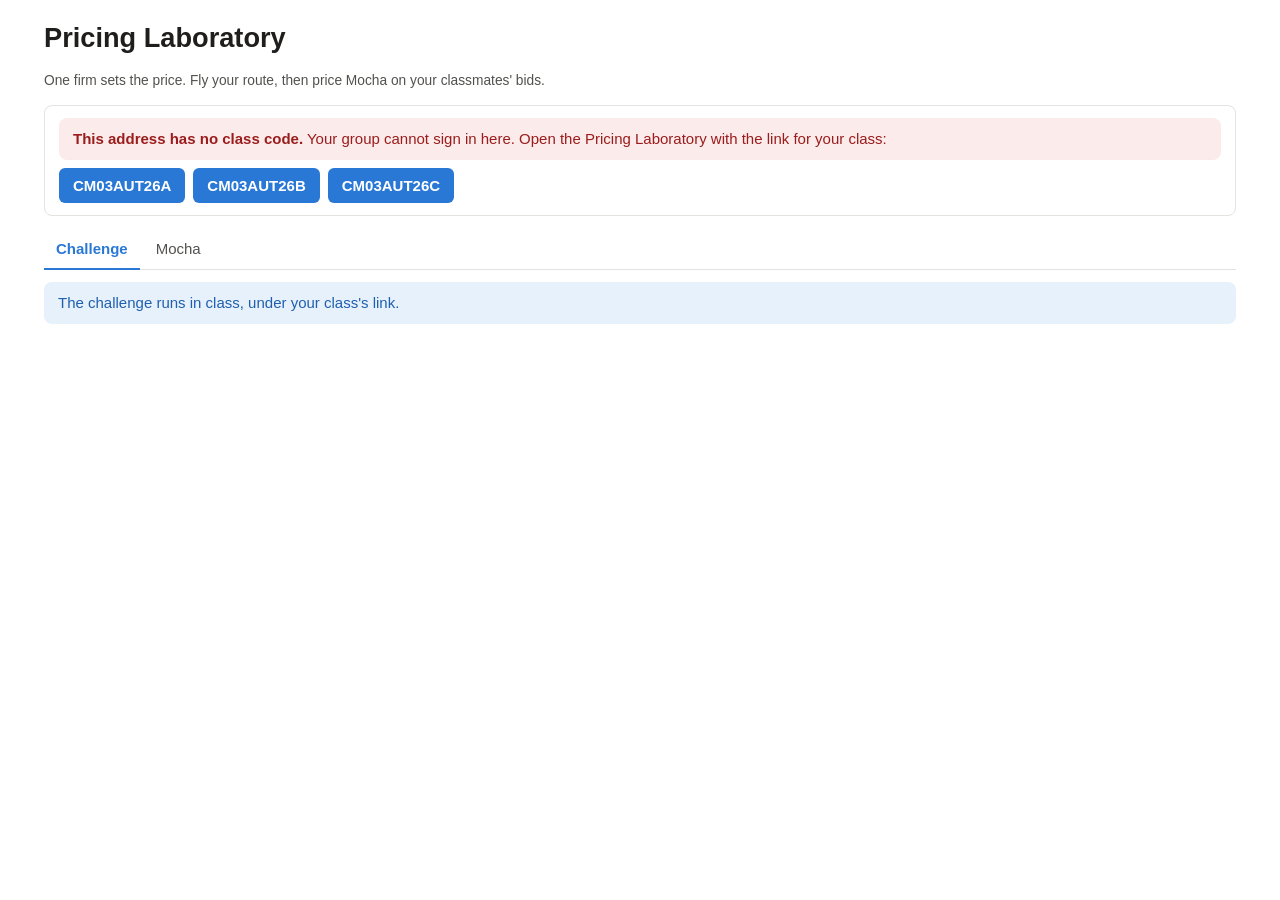
<file: docs/pricing.html>
<!DOCTYPE html>
<html lang="en">
<head>
<meta charset="utf-8">
<meta name="viewport" content="width=device-width, initial-scale=1">
<title>Pricing Laboratory</title>
<style>
:root { --text: #1f1e1c; --muted: #52514e; --line: #e4e3df; --panel: #f6f5f3; --primary: #2a78d6; --primary-dark: #1f5fae;
        --accent: #eb6834; --gain: #2a78d6; --loss: #e34948; --radius: 8px; }
* { box-sizing: border-box; }
html, body { margin: 0; padding: 0; }
body { font-family: "Source Sans 3", "Source Sans Pro", -apple-system, BlinkMacSystemFont, "Segoe UI", Helvetica, Arial, sans-serif;
       color: var(--text); background: #fff; font-size: 15px; line-height: 1.45; }
.wrap { max-width: 1240px; margin: 0 auto; padding: 18px 24px 60px; }
h1 { font-size: 1.7rem; margin: 0 0 2px; }
h2 { font-size: 1.1rem; margin: 18px 0 8px; }
.caption, .small { color: var(--muted); font-size: 0.86rem; }
.note { border-left: 3px solid var(--accent); padding: 4px 10px; margin: 8px 0 12px; color: var(--muted); font-size: 0.92rem; }
.info { background: #e7f1fb; color: #1f5fae; padding: 10px 14px; border-radius: var(--radius); margin: 10px 0; }
.error { background: #fbebeb; color: #9b1c1c; padding: 10px 14px; border-radius: var(--radius); margin: 10px 0; }
.success { background: #e5f4e4; color: #1f6b2a; padding: 8px 12px; border-radius: var(--radius); margin: 8px 0; font-size: 0.92rem; }
.panel { border: 1px solid var(--line); border-radius: var(--radius); padding: 12px 14px; margin: 10px 0; background: #fff; }
.panel.shaded { background: var(--panel); }
details.panel > summary { cursor: pointer; font-weight: 600; list-style: none; }
details.panel > summary::before { content: "▸ "; color: var(--muted); font-size: 0.8em; }
details[open].panel > summary::before { content: "▾ "; }
details.panel > summary::-webkit-details-marker { display: none; }
.row { display: flex; gap: 12px; align-items: center; flex-wrap: wrap; }
.row.between { justify-content: space-between; }
.cols { display: grid; grid-template-columns: 1fr 1fr; gap: 24px; }
.cols-4-8 { display: grid; grid-template-columns: 4fr 8fr; gap: 24px; align-items: start; }
@media (max-width: 900px) { .cols, .cols-4-8 { grid-template-columns: 1fr; } }
label { display: block; font-size: 0.9rem; color: var(--text); margin: 8px 0 3px; }
input[type=number], input[type=text], select, textarea { font: inherit; padding: 7px 9px; border: 1px solid var(--line); border-radius: 6px; background: var(--panel); width: 100%; }
input[type=number]:focus, input[type=text]:focus, select:focus, textarea:focus { outline: 2px solid var(--primary); border-color: var(--primary); background: #fff; }
textarea { min-height: 110px; resize: vertical; }
.radio label { display: flex; gap: 8px; align-items: flex-start; margin: 4px 0; font-weight: 400; }
.radio input { margin-top: 4px; }
button { font: inherit; padding: 7px 14px; border-radius: 6px; border: 1px solid var(--line); background: #fff; cursor: pointer; color: var(--text); }
button:hover { border-color: var(--primary); color: var(--primary); }
button.primary { background: var(--primary); border-color: var(--primary); color: #fff; }
button.primary:hover { background: var(--primary-dark); color: #fff; }
button:disabled { opacity: 0.5; cursor: not-allowed; }
button.small { padding: 3px 9px; font-size: 0.85rem; }
a.button { display: inline-block; padding: 7px 14px; border-radius: 6px; background: var(--primary); color: #fff; text-decoration: none; font-weight: 600; }
a.button:hover { background: var(--primary-dark); }
.tabs { display: flex; gap: 4px; border-bottom: 1px solid var(--line); margin: 14px 0 12px; }
.tabs button { border: none; border-bottom: 2px solid transparent; border-radius: 0; background: none; padding: 8px 12px; margin-bottom: -1px; color: var(--muted); }
.tabs button.active { color: var(--primary); border-bottom-color: var(--primary); font-weight: 600; }
.tabs.inner { margin: 6px 0 8px; }
table.grid { border-collapse: collapse; width: 100%; font-size: 0.92rem; }
table.grid th, table.grid td { border: 1px solid var(--line); padding: 5px 8px; text-align: left; vertical-align: middle; }
table.grid th { background: var(--panel); font-weight: 600; color: var(--muted); }
table.grid td.num, table.grid th.num { text-align: right; font-variant-numeric: tabular-nums; }
table.grid input { padding: 4px 6px; background: #fff; }
table.grid input[type=number] { text-align: right; }
table.spec td:first-child input { min-width: 90px; }
table.grid td.remove { width: 32px; text-align: center; }
.metrics { display: grid; grid-template-columns: repeat(4, 1fr); gap: 10px; margin-bottom: 8px; }
.metric .label { color: var(--muted); font-size: 0.86rem; }
.metric .value { font-size: 1.9rem; font-weight: 400; line-height: 1.15; }
.metric .delta { font-size: 0.86rem; display: inline-block; padding: 1px 8px; border-radius: 10px; margin-top: 3px; }
.metric .delta.up { background: #e5f4e4; color: #1f6b2a; } .metric .delta.down { background: #fbebeb; color: #9b1c1c; }
.metric .delta.up.inverse { background: #fbebeb; color: #9b1c1c; } .metric .delta.down.inverse { background: #e5f4e4; color: #1f6b2a; }
.chart { width: 100%; height: auto; display: block; }
.chart .tick { font-size: 11px; fill: var(--muted); } .chart .axis { font-size: 12px; fill: var(--muted); }
.chart .note-text { font-size: 13px; font-weight: 600; }
table.grid td.marked { box-shadow: inset 0 0 0 2px #c8102e; border-radius: 3px; }
.dwl-note { margin-top: 6px; }
.legend { display: flex; flex-wrap: wrap; gap: 4px 14px; margin: 2px 0 6px; }
.legend-item { border: none; background: none; padding: 2px 4px; font-size: 0.82rem; color: var(--text); display: inline-flex; align-items: center; gap: 6px; }
.legend-item.off { color: #b5b4ae; text-decoration: line-through; }
.legend-item:disabled { color: var(--text); opacity: 1; cursor: default; }
.sw { display: inline-block; width: 18px; height: 10px; } .sw.line { height: 0; } .sw.dot { width: 10px; height: 10px; border-radius: 50%; border: 2px solid; background: #fff; }
.bars { margin: 6px 0 10px; }
.bar-row { display: flex; align-items: center; gap: 8px; margin: 3px 0; font-size: 0.86rem; }
.bar-label { width: 36%; text-align: right; color: var(--muted); }
.bar-track { position: relative; flex: 1; height: 22px; background: var(--panel); }
.bar-track::before { content: ""; position: absolute; left: 50%; top: 0; bottom: 0; border-left: 1px solid #b5b4ae; }
.bar { position: absolute; top: 2px; bottom: 2px; } .bar.gain { background: var(--gain); } .bar.loss { background: var(--loss); }
.bar-val { position: absolute; top: 2px; font-size: 0.8rem; color: var(--muted); white-space: nowrap; width: 44px; text-align: right; }
.bar-val:not([style*='max']) { text-align: left; }
.pin { display: grid; grid-template-columns: 3fr 3.5fr 1.6fr; gap: 10px; align-items: end; }
@media (max-width: 900px) { .pin { grid-template-columns: 1fr; } }
.group-line { display: flex; justify-content: space-between; align-items: center; gap: 10px; }
.group-form { display: grid; grid-template-columns: 1.6fr 6fr 1.3fr; gap: 10px; align-items: end; }
.group-form.with-pin { grid-template-columns: 1.4fr 1.2fr 5fr 1.3fr; }
@media (max-width: 900px) { .group-form { grid-template-columns: 1fr; } }
.status { color: var(--muted); font-size: 0.86rem; margin-top: 8px; }
.status.err { color: #9b1c1c; }
.badge { display: inline-block; font-size: 0.78rem; padding: 1px 8px; border-radius: 10px; background: var(--panel); color: var(--muted); margin-left: 8px; }
.labbook-wrap { overflow-x: auto; }
table.grid.labbook td { white-space: nowrap; }
table.grid.labbook th { white-space: normal; min-width: 120px; }
table.grid.labbook th .remove-entry { float: right; margin-left: 8px; padding: 0 6px; line-height: 1.5; color: var(--muted); background: #fff; }
table.grid.labbook th .remove-entry:hover { color: var(--loss); border-color: var(--loss); }
table.grid.labbook td .delta { display: block; font-size: 11px; line-height: 1.2; color: var(--muted); }
.question { margin: 18px 0 6px; } .question h3 { margin: 0 0 4px; font-size: 1rem; }
footer { margin-top: 30px; color: var(--muted); font-size: 0.8rem; }
[hidden] { display: none !important; }
.qsection { margin: 20px 0 10px; padding-top: 10px; border-top: 1px solid var(--line); }
.qsection h2 { margin: 4px 0 6px; font-size: 1.05rem; }
details.prompt > summary { cursor: pointer; color: var(--primary); font-size: 0.9rem; list-style: none; }
details.prompt > summary::before { content: "\25B8 "; font-size: 0.8em; }
details[open].prompt > summary::before { content: "\25BE "; }
details.prompt > summary::-webkit-details-marker { display: none; }
details.prompt > p { margin: 6px 0 10px; color: var(--muted); font-size: 0.95rem; }

/* Pricing Laboratory: on top of style.css */
.fare-form { display: grid; grid-template-columns: 2fr 1.2fr; gap: 10px; align-items: end; max-width: 420px; }
.fare-form input { font-size: 1.3rem; }
.phase { display: inline-block; font-size: 0.82rem; padding: 2px 10px; border-radius: 10px; background: var(--panel); color: var(--muted); margin-left: 8px; vertical-align: middle; }
.phase.open { background: #e5f4e4; color: #1f6b2a; } .phase.closed { background: #fbebeb; color: #9b1c1c; } .phase.revealed, .phase.round2 { background: #e7f1fb; color: #1f5fae; }
table.grid.board td.rank { width: 40px; text-align: center; color: var(--muted); }
table.grid.board tr.me td { background: #e7f1fb; font-weight: 600; }
table.grid.methods tr.me td { background: #e7f1fb; font-weight: 600; }
body.projector .wrap { max-width: 1400px; }
body.projector table.grid.board { font-size: 1.35rem; } body.projector table.grid.board th { font-size: 1rem; }
body.projector h1 { font-size: 2rem; }
.briefing { background: var(--panel); border-radius: var(--radius); padding: 12px 16px; margin: 10px 0; }
.briefing .story { margin: 0 0 6px; }
.briefing ul.facts { margin: 0; padding-left: 20px; } .briefing ul.facts li { margin: 3px 0; }
details.how { margin-top: 10px; }
details.how summary { cursor: pointer; font-weight: 600; color: var(--muted); }
details.how[open] summary { color: inherit; }
details.how ul { margin: 6px 0 0; padding-left: 20px; } details.how li { margin: 3px 0; }
details.how .radio, details.how .row { margin-top: 6px; }
.num-note { font-variant-numeric: tabular-nums; }
.cols-5-7 { display: grid; grid-template-columns: 5fr 7fr; gap: 24px; align-items: start; }
@media (max-width: 900px) { .cols-5-7 { grid-template-columns: 1fr; } }
.wide { overflow-x: auto; }
@media (max-width: 640px) {
  .wrap { padding: 12px 12px 50px; }
  .metrics { grid-template-columns: 1fr 1fr; }
  .metric .value { font-size: 1.5rem; }
  .fare-form { grid-template-columns: 1fr; max-width: none; }
  .tabs button { padding: 8px 8px; }
  table.flights .opt { display: none; }
  table.grid { font-size: 0.86rem; } table.grid th, table.grid td { padding: 4px 5px; }
}
.flights td.best { font-weight: 600; color: #1f6b2a; }
.reveal-line { font-size: 1.05rem; margin: 6px 0; }
.legend-item { cursor: default; }
/* several routes in one class: the routes side by side (projector, class view, instructor settings) */
.routes-grid { display: grid; grid-template-columns: repeat(auto-fit, minmax(300px, 1fr)); gap: 16px; align-items: start; margin: 8px 0; }
.route-card { border: 1px solid var(--line); border-radius: var(--radius); padding: 10px 12px; background: #fff; min-width: 0; }
.route-card h3 { margin: 0 0 6px; font-size: 1.05rem; } .route-card h4 { margin: 10px 0 4px; font-size: 0.95rem; }
.route-card .reveal-line { font-size: 0.98rem; }
.route-card label { margin-top: 6px; }
body.projector .route-card table.grid.board { font-size: 1.05rem; } body.projector .route-card table.grid.board th { font-size: 0.85rem; }
body.projector table.grid.board.overall { font-size: 1.15rem; }
.briefing table.grid.routes { background: #fff; margin: 4px 0; }
.route-card table.grid.board th, .route-card table.grid.board td { white-space: nowrap; } .route-card table.grid.board td.num-note { white-space: normal; }

</style>
</head>
<body>
<div class="wrap">
  <h1>Pricing Laboratory</h1>
  <p class="caption">One firm sets the price. Fly your route, then price Mocha on your classmates' bids.</p>
  <div id="group-panel" class="panel"></div>
  <div id="hint" class="info" hidden></div>
  <nav class="tabs" id="main-tabs">
    <button type="button" data-tab="challenge" class="active">Challenge</button>
    <button type="button" data-tab="mocha">Mocha</button>
  </nav>
  <section id="tab-challenge"></section>
  <section id="tab-mocha" hidden></section>
  <footer><span id="footer-status"></span></footer>
</div>
<script>window.PRICINGLAB_CONFIG = {"endpoint": "https://script.google.com/macros/s/AKfycbwK_KNABFuJpX-aNw_ZdMltYGmqVbpWCIbfP1cgCoclLdBcGxSmJ4BGhd_bJ0bYmFbz3w/exec", "token": "5ac18daca819d8b15c990d0cf96310a5", "classes": ["CM03AUT26A", "CM03AUT26B", "CM03AUT26C", "LIVE-TEST"]};</script>
<script>
/* Pricing Laboratory: the arithmetic and the SVG chart, shared by the class page (pricing.js) and the instructor
   page (pricing_instructor.js). Plain script, no dependencies.

   The challenge: a route with cost mc per passenger, `seats` seats, the trial flight (q0 seats sold at a fare of
   p0) and a hidden linear demand Q = a - b P through that point (a = q0 + b p0). A team chooses how many seats to
   sell; the fare is then the highest at which that many people buy, (a - seats) / b. The same arithmetic as the
   script's (backend/Pricing.gs): the fare to the penny, the profit to the pound.
   Mocha: a list of bids (each the most one student would pay); at price p the buyers are the bids >= p. */
var PricingCore = (function () {
  "use strict";
  function esc(s) { return String(s == null ? "" : s).replace(/&/g, "&amp;").replace(/</g, "&lt;").replace(/>/g, "&gt;").replace(/"/g, "&quot;"); }
  function fmt(x, d, signed) {
    if (x == null || (typeof x === "number" && isNaN(x))) return "–";
    if (d === undefined) d = 0;
    if (Math.abs(x) < 5e-10) x = 0;
    var s = Math.abs(x).toLocaleString("en-GB", { minimumFractionDigits: d, maximumFractionDigits: d });
    return (x < 0 ? "-" : (signed ? "+" : "")) + s;
  }
  function money(x, d, signed) { return x == null || isNaN(x) ? "–" : (x < 0 ? "-£" : (signed ? "+£" : "£")) + fmt(Math.abs(x), d); }
  function round(x, d) { var m = Math.pow(10, d || 0); return Math.round(x * m) / m; }

  // ---- the challenge ---------------------------------------------------------------------------------------
  // demand d = {a, b, mc, seats}: Q = a - b P, so q seats sell at the fare (a - q) / b
  function intercept(s) { return s.q0 + s.b * s.p0; }
  function chokePrice(d) { return d.a / d.b; }
  function fareFor(d, q) { return (d.a - q) / d.b; }
  function profitSelling(d, q) { return Math.round((fareFor(d, q) - d.mc) * q); }
  function statusQuoProfit(s) { return (s.p0 - s.mc) * s.q0; }                      // what the trial flight made
  // The most seats that can be sold: the plane's, or everyone who would fly for nothing.
  function maxSeats(d) { return Math.max(1, Math.min(d.seats, Math.floor(d.a))); }
  // The best number of seats: MR = MC gives (a - b mc) / 2; with fewer seats than that, a full plane. Whole seats,
  // so every count is tried.
  function bestSeats(d) {
    var top = maxSeats(d), best = null;
    for (var q = 1; q <= top; q++) { var pr = profitSelling(d, q); if (!best || pr > best.profit) best = { seats: q, profit: pr }; }
    best.fare = fareFor(d, best.seats); best.capped = (d.a - d.b * d.mc) / 2 > d.seats;
    return best;
  }
  function fullPlane(d) { var q = maxSeats(d); return { seats: q, fare: fareFor(d, q), profit: profitSelling(d, q) }; }
  // A fare as text: whole pounds, or to the penny when it is not whole.
  function fareText(x) { return money(x, Math.abs(x - Math.round(x)) < 0.005 ? 0 : 2); }
  // A number with up to two decimals and no trailing zeros (the slope of the inverse demand: 2, 2.5, 3.33).
  function plain(x) { return Math.abs(x - Math.round(x)) < 0.005 ? fmt(x) : (Math.abs(x * 10 - Math.round(x * 10)) < 0.05 ? fmt(x, 1) : fmt(x, 2)); }
  // The demand as the slides write it: fare = choke - slope x Q.
  function inverseText(d) { return fmt(Math.round(chokePrice(d))) + " − " + plain(1 / d.b) + " × Q"; }
  // The profit chart: profit per flight against the seats sold, in a window centred on the best number of seats and
  // ending at the full plane (when the best is a full plane, the last 60% of the seats). The trial flight is a
  // hollow dot and a dashed line, the best a green dot, and the flights given are dots ({seats, profit, title,
  // name}); flights left of the window are listed under the chart instead of stretching it.
  function profitChartHtml(d, old, flights, opts) {
    opts = opts || {};
    var best = bestSeats(d), top = maxSeats(d), x0 = Math.max(0, best.seats < top ? 2 * best.seats - top : Math.round(0.4 * top));
    if (old && old.seats < x0) x0 = Math.max(0, old.seats - 10);
    var pts = [], lo = Infinity, hi = -Infinity;
    for (var q = Math.max(1, x0); q <= top; q++) { var pr = profitSelling(d, q); pts.push([q, pr]); lo = Math.min(lo, pr); hi = Math.max(hi, pr); }
    var r = Math.max(1, hi - lo), pad = Math.max(1, Math.round(0.03 * (top - x0))), markers = [], off = [];
    if (old) markers.push({ x: old.seats, y: old.profit, color: COLORS.grey, hollow: true, name: "The trial flight", title: "The trial flight: " + fmt(old.seats) + " seats, profit " + money(old.profit) });
    markers.push({ x: best.seats, y: best.profit, color: COLORS.green, r: 8, name: "Best: " + fmt(best.seats) + " seats", label: fmt(best.seats) + " seats", title: "Best: " + fmt(best.seats) + " seats at " + fareText(best.fare) + ", profit " + money(best.profit) });
    (flights || []).forEach(function (f) {
      if (f.seats < x0) { off.push(f); return; }
      markers.push({ x: f.seats, y: f.profit, color: COLORS.red, r: opts.r, name: f.name || "Flights", title: f.title || "" });
    });
    var html = chart({ title: "Profit against the seats sold", h: opts.h, x: { min: x0, max: top + pad, label: "Seats sold" }, y: { min: lo - 0.08 * r, max: hi + 0.08 * r, label: "Profit per flight (£)" },
                       lines: [{ pts: pts, color: COLORS.blue, width: 2.5, name: "Profit at each number of seats" }],
                       hlines: old ? [{ y: old.profit, label: "the trial flight's profit", color: COLORS.grey }] : [],
                       vlines: top >= d.seats ? [{ x: top, label: "plane full", color: COLORS.orange, left: true }] : [], markers: markers });
    if (off.length) html += '<p class="caption">Off the chart: ' + off.map(function (f) { return (f.title || fmt(f.seats) + " seats") + " (profit " + money(f.profit) + ")"; }).join("; ") + '.</p>';
    return html;
  }
  // The demand line with the trial flight and the best point on it.
  function demandChartHtml(t, d, h) {
    var choke = chokePrice(d), best = bestSeats(d);
    return chart({ title: "The demand", h: h, x: { max: Math.max(d.a, t.seats) * 1.05, label: "Seats sold" }, y: { max: choke * 1.05, label: "Fare (£)" },
                   lines: [{ pts: [[0, choke], [d.a, 0]], color: COLORS.red, width: 2.5, name: "Demand: fare = " + inverseText(d) }],
                   hlines: [{ y: t.mc, label: "cost per passenger", color: COLORS.grey }], vlines: [{ x: t.seats, label: "plane full", color: COLORS.orange }],
                   markers: [{ x: t.q0, y: t.p0, color: COLORS.grey, hollow: true, name: "The trial flight", label: fmt(t.q0) + " at " + fareText(t.p0) },
                             { x: best.seats, y: best.fare, color: COLORS.green, name: "Best", label: fmt(best.seats) + " at " + fareText(best.fare) }] });
  }
  // The line through the trial flight and one test flight: the group's own estimate of the demand.
  function lineThrough(p1, q1, p2, q2) {
    if (Math.abs(p2 - p1) < 1e-9) return null;
    var b = (q1 - q2) / (p2 - p1);
    return b > 0 ? { a: q1 + b * p1, b: b } : null;
  }

  // ---- Mocha -----------------------------------------------------------------------------------------------
  function buyersAt(bids, p) { var n = 0; for (var i = 0; i < bids.length; i++) if (bids[i] >= p - 1e-9) n++; return n; }
  function profitAtPrice(bids, p, mc) { return (p - mc) * buyersAt(bids, p); }
  // The bids that count: opts.dropZero leaves out bids of nothing, opts.above bids over an amount, and opts.cap the
  // bids at the most the auction accepted (a bid of the maximum says "at any price", not what the student would pay).
  function clean(bids, opts) {
    opts = opts || {};
    return bids.filter(function (v) { return !(opts.dropZero && v <= 0) && !(opts.above != null && !isNaN(opts.above) && v > opts.above) && !(opts.cap != null && !isNaN(opts.cap) && v >= opts.cap - 1e-9); });
  }
  // The demand schedule: at each whole price from 0 to the highest bid, how many would buy.
  function schedule(bids) {
    var top = bids.length ? Math.ceil(Math.max.apply(null, bids)) : 0, out = [];
    for (var p = 0; p <= top; p++) out.push([p, buyersAt(bids, p)]);
    return out;
  }
  // The best price is always one of the bids (raising the price to the next bid loses nobody).
  function bestPrice(bids, mc) {
    var best = null, seen = {};
    bids.forEach(function (v) {
      if (seen[v]) return; seen[v] = true;
      var pr = profitAtPrice(bids, v, mc);
      if (!best || pr > best.profit + 1e-9 || (Math.abs(pr - best.profit) < 1e-9 && v < best.price)) best = { price: v, buyers: buyersAt(bids, v), profit: pr };
    });
    return best || { price: null, buyers: 0, profit: 0 };
  }
  // The straight line fitted to points [[price, buyers], ...] of a schedule, price on quantity (as the spreadsheet
  // does with SLOPE and INTERCEPT over the Price and Demand columns): P = a - b Q, with the squared error it leaves
  // (in pounds squared). null when the points do not give a falling line.
  function fitPoints(pts) {
    var n = pts.length;
    if (n < 2) return null;
    var sx = 0, sy = 0, sxx = 0, sxy = 0;
    pts.forEach(function (qp) { sx += qp[1]; sy += qp[0]; sxx += qp[1] * qp[1]; sxy += qp[1] * qp[0]; });
    var den = n * sxx - sx * sx;
    if (Math.abs(den) < 1e-9) return null;
    var slope = (n * sxy - sx * sy) / den, inter = (sy - slope * sx) / n, sse = 0;
    if (!(slope < 0)) return null;
    pts.forEach(function (qp) { var e = qp[0] - (inter + slope * qp[1]); sse += e * e; });
    return { a: inter, b: -slope, sse: sse, n: n };
  }
  function fitLine(bids) { return fitPoints(schedule(bids)); }
  // MR = MC on the fitted line: Q = (a - mc) / (2b), P = (a + mc) / 2, the midpoint of the line's choke price and
  // the cost, and what the line expects to earn there. The bids are in whole pounds, so the price charged is that
  // price to the nearest pound (`rounded`): to the penny, a price of 30.21 would lose everyone who bid 30. `buyers`
  // and `profit` are what the rounded price earns on the actual bids.
  function linePricing(line, bids, mc) {
    if (!line) return null;
    var p = (line.a + mc) / 2, q = (line.a - mc) / (2 * line.b), r = Math.round(p);
    return { price: p, rounded: r, lineQ: q, expected: (p - mc) * q, buyers: buyersAt(bids, r), profit: profitAtPrice(bids, r, mc) };
  }
  // Two lines: the schedule split at a price. The high segment is the prices of `split` and above, the low segment
  // the prices below it; each gets its own line. A segment needs three prices and a falling line.
  var SEGMENT_MIN = 3;
  function splitFit(pts, split) {
    var hi = pts.filter(function (qp) { return qp[0] >= split - 1e-9; }), lo = pts.filter(function (qp) { return qp[0] < split - 1e-9; });
    if (hi.length < SEGMENT_MIN || lo.length < SEGMENT_MIN) return null;
    var fh = fitPoints(hi), fl = fitPoints(lo);
    return fh && fl ? { split: split, high: fh, low: fl, sse: fh.sse + fl.sse } : null;
  }
  // The split (a whole price) whose two lines leave the smallest squared error; null when no split can be fitted.
  function bestSplit(bids) {
    var pts = schedule(bids), best = null;
    for (var t = 1; t < pts.length; t++) { var f = splitFit(pts, t); if (f && (!best || f.sse < best.sse - 1e-9)) best = f; }
    return best ? best.split : null;
  }
  // Pricing on the two lines. On each line MR = MC gives the midpoint of its choke price and the cost. That price
  // counts only if it lies among the prices the line was fitted to (the split to the highest bid for the high
  // line, below the split for the low line); otherwise the segment's best price is the nearest end of that range.
  // Of the two prices, the lines choose the one they expect to earn more. `split` null: the best-fitting split.
  // Returns the two segments ({a, b, mid, where: "inside" | "below" | "above", price, q, expected}), the price
  // chosen, that price to the nearest pound (`rounded`, the price charged: see linePricing) and what the rounded
  // price earns on the actual bids; null when the split cannot be fitted.
  function twoLines(bids, mc, split) {
    var auto = bestSplit(bids), pts = schedule(bids), top = pts.length ? pts[pts.length - 1][0] : 0;
    if (split == null || isNaN(split)) split = auto;
    if (split == null) return null;
    var f = splitFit(pts, split);
    if (!f) return null;
    function seg(line, isHigh) {
      var mid = (line.a + mc) / 2, where = mid < split - 1e-9 ? (isHigh ? "below" : "inside") : (isHigh ? (mid > top + 1e-9 ? "above" : "inside") : "above");
      var price = where === "inside" ? mid : (isHigh && where === "above" ? top : split), q = Math.max(0, (line.a - price) / line.b);
      return { a: line.a, b: line.b, mid: mid, where: where, price: price, q: q, expected: (price - mc) * q };
    }
    var high = seg(f.high, true), low = seg(f.low, false), pick = low.expected > high.expected + 1e-9 ? "low" : "high", chosen = pick === "high" ? high : low;
    var rounded = Math.round(chosen.price);
    return { split: split, auto: auto, top: top, sse: f.sse, high: high, low: low, pick: pick, price: chosen.price, rounded: rounded, lineQ: chosen.q, expected: chosen.expected,
             buyers: buyersAt(bids, rounded), profit: profitAtPrice(bids, rounded, mc) };
  }
  // The splits that can be fitted, as [lowest, highest] whole prices, or null.
  function splitRange(bids) {
    var pts = schedule(bids), lo = null, hi = null;
    for (var t = 1; t < pts.length; t++) if (splitFit(pts, t)) { if (lo == null) lo = t; hi = t; }
    return lo == null ? null : [lo, hi];
  }
  // A made-up demand that is a curve, not a straight line, to show what two lines are for (nobody's bids): 200
  // buyers, and every 14 pounds on the price halves the number who would buy, Q(P) = 200 x 0.5^(P / 14), to the
  // nearest buyer at each whole pound. No groups of buyers: one smooth curve with a long thin tail. At a cost of
  // 15 the best price is 36 (34 buyers, 714); one line, pulled up by the tail, says 48 (88% of that); two lines
  // follow the curve far better (a ninth of the squared error) and say 32 (98%).
  var CURVE = { buyers: 200, half: 14 };
  function curveBids() {
    var bids = [], q = function (p) { return Math.round(CURVE.buyers * Math.pow(0.5, p / CURVE.half)); };
    for (var p = 0; q(p) > 0; p++) for (var k = q(p) - q(p + 1); k > 0; k--) bids.push(p);
    return bids;
  }
  // One price for every set against a price per set.
  function segmentation(sets, mc) {
    var all = [], separate = [], total = 0;
    sets.forEach(function (s) { all = all.concat(s.bids); var b = bestPrice(s.bids, mc); separate.push({ name: s.name, price: b.price, buyers: b.buyers, profit: b.profit }); total += b.profit; });
    var uni = bestPrice(all, mc);
    var uniform = { price: uni.price, profit: uni.profit, per: sets.map(function (s) { return { name: s.name, buyers: buyersAt(s.bids, uni.price), profit: profitAtPrice(s.bids, uni.price, mc) }; }) };
    return { uniform: uniform, separate: separate, total: total, gain: total - uni.profit, gainPct: uni.profit > 0 ? (total - uni.profit) / uni.profit : null };
  }
  function histogram(bids, width) {
    width = width || 5;
    var top = bids.length ? Math.max.apply(null, bids) : 0, bins = [];
    for (var lo = 0; lo <= top; lo += width) {
      var hi = lo + width, n = bids.filter(function (v) { return v >= lo && (v < hi || (hi > top && v <= hi)); }).length;
      bins.push({ lo: lo, hi: hi, n: n });
    }
    return bins;
  }
  function median(bids) { if (!bids.length) return null; var s = bids.slice().sort(function (x, y) { return x - y; }), m = s.length >> 1; return s.length % 2 ? s[m] : (s[m - 1] + s[m]) / 2; }

  // ---- the chart ------------------------------------------------------------------------------------------------
  // spec: {w, h, x: {min, max, label}, y: {min, max, label}, lines: [{pts, color, width, dash, name}],
  //        bars: [{x0, x1, y, color, name}], markers: [{x, y, color, hollow, label, name}], hlines: [{y, label, color}],
  //        vlines: [{x, label, color}], legend: true}
  function niceStep(span, target) {
    var raw = span / target, mag = Math.pow(10, Math.floor(Math.log10(raw))), r = raw / mag;
    return (r < 1.5 ? 1 : r < 3 ? 2 : r < 7 ? 5 : 10) * mag;
  }
  function ticks(lo, hi, target) {
    var step = niceStep(hi - lo || 1, target || 6), out = [];
    for (var v = Math.ceil(lo / step) * step; v <= hi + 1e-9; v += step) out.push(+v.toFixed(10));
    return out;
  }
  function rgba(hex, a) { var h = hex.replace("#", ""); return "rgba(" + parseInt(h.substr(0, 2), 16) + "," + parseInt(h.substr(2, 2), 16) + "," + parseInt(h.substr(4, 2), 16) + "," + a + ")"; }
  function dashAttr(d) { return d === "dash" ? ' stroke-dasharray="8,5"' : d === "dot" ? ' stroke-dasharray="2,4"' : d === "dashdot" ? ' stroke-dasharray="10,4,2,4"' : ""; }
  var COLORS = { blue: "#2a78d6", red: "#e34948", green: "#1baf7a", orange: "#eb6834", purple: "#7b4fb3", grey: "#8a8984", text: "#52514e", grid: "#ececea", black: "#0b0b0b" };
  function chart(spec) {
    var W = spec.w || 760, H = spec.h || 400, ml = 62, mr = 16, mt = 16, mb = 46, pw = W - ml - mr, ph = H - mt - mb;
    var xmin = spec.x.min || 0, xmax = spec.x.max, ymin = spec.y.min || 0, ymax = spec.y.max;
    if (!(xmax > xmin)) xmax = xmin + 1;
    if (!(ymax > ymin)) ymax = ymin + 1;
    var X = function (x) { return ml + (x - xmin) / (xmax - xmin) * pw; }, Y = function (y) { return H - mb - (y - ymin) / (ymax - ymin) * ph; };
    var body = [], legend = [];
    ticks(xmin, xmax, 7).forEach(function (t) {
      body.push('<line x1="' + X(t) + '" x2="' + X(t) + '" y1="' + mt + '" y2="' + (H - mb) + '" stroke="' + COLORS.grid + '"/>');
      body.push('<text x="' + X(t) + '" y="' + (H - mb + 16) + '" text-anchor="middle" class="tick">' + fmt(t, 0) + '</text>');
    });
    ticks(ymin, ymax, 6).forEach(function (t) {
      body.push('<line x1="' + ml + '" x2="' + (W - mr) + '" y1="' + Y(t) + '" y2="' + Y(t) + '" stroke="' + (Math.abs(t) < 1e-9 ? COLORS.text : COLORS.grid) + '"/>');
      body.push('<text x="' + (ml - 6) + '" y="' + (Y(t) + 4) + '" text-anchor="end" class="tick">' + fmt(t, 0) + '</text>');
    });
    body.push('<line x1="' + ml + '" x2="' + (W - mr) + '" y1="' + (H - mb) + '" y2="' + (H - mb) + '" stroke="' + COLORS.text + '" stroke-width="1.2"/>');
    body.push('<line x1="' + ml + '" x2="' + ml + '" y1="' + mt + '" y2="' + (H - mb) + '" stroke="' + COLORS.text + '" stroke-width="1.2"/>');
    body.push('<text x="' + (ml + pw / 2) + '" y="' + (H - 8) + '" text-anchor="middle" class="axis">' + esc(spec.x.label || "") + '</text>');
    body.push('<text transform="translate(14,' + (mt + ph / 2) + ') rotate(-90)" text-anchor="middle" class="axis">' + esc(spec.y.label || "") + '</text>');
    var cid = "clip" + Math.random().toString(16).slice(2, 8);
    body.push('<clipPath id="' + cid + '"><rect x="' + ml + '" y="' + mt + '" width="' + pw + '" height="' + ph + '"/></clipPath><g clip-path="url(#' + cid + ')">');
    (spec.bars || []).forEach(function (b, i) {
      var x0 = X(b.x0), x1 = X(b.x1), y1 = Y(b.y), y0 = Y(Math.max(ymin, 0));
      body.push('<rect x="' + (x0 + 1) + '" y="' + Math.min(y0, y1) + '" width="' + Math.max(0, x1 - x0 - 2) + '" height="' + Math.abs(y0 - y1) + '" fill="' + rgba(b.color || COLORS.blue, 0.55) + '"><title>' + esc(b.title || "") + '</title></rect>');
      if (b.name && !legend.some(function (l) { return l.name === b.name; })) legend.push({ name: b.name, color: b.color || COLORS.blue, kind: "area" });
    });
    (spec.lines || []).forEach(function (l) {
      if (!l.pts || l.pts.length < 2) return;
      var d = l.pts.map(function (xy) { return X(xy[0]).toFixed(2) + "," + Y(xy[1]).toFixed(2); }).join(" ");
      body.push('<polyline points="' + d + '" fill="none" stroke="' + l.color + '" stroke-width="' + (l.width || 2) + '"' + dashAttr(l.dash) + ' stroke-linejoin="round"/>');
      if (l.name) legend.push({ name: l.name, color: l.color, kind: "line", dash: l.dash });
    });
    body.push("</g>");
    (spec.hlines || []).forEach(function (l) {
      if (l.y < ymin || l.y > ymax) return;
      body.push('<line x1="' + ml + '" x2="' + (W - mr) + '" y1="' + Y(l.y) + '" y2="' + Y(l.y) + '" stroke="' + (l.color || COLORS.text) + '" stroke-width="1.3"' + dashAttr("dashdot") + '/>');
      if (l.label) body.push('<text x="' + (W - mr - 4) + '" y="' + (Y(l.y) - 5) + '" text-anchor="end" class="tick">' + esc(l.label) + '</text>');
    });
    (spec.vlines || []).forEach(function (l) {
      if (l.x < xmin || l.x > xmax) return;
      body.push('<line x1="' + X(l.x) + '" x2="' + X(l.x) + '" y1="' + mt + '" y2="' + (H - mb) + '" stroke="' + (l.color || COLORS.text) + '" stroke-width="1.3"' + dashAttr("dashdot") + '/>');
      if (l.label) body.push('<text x="' + (X(l.x) + (l.left ? -4 : 4)) + '" y="' + (mt + 12) + '"' + (l.left ? ' text-anchor="end"' : "") + ' class="tick">' + esc(l.label) + '</text>');
    });
    (spec.markers || []).forEach(function (m) {
      if (m.x < xmin || m.x > xmax || m.y < ymin || m.y > ymax) return;
      var r = m.r || 5.5;
      body.push('<circle cx="' + X(m.x) + '" cy="' + Y(m.y) + '" r="' + r + '" fill="' + (m.hollow ? "white" : m.color) + '" stroke="' + (m.hollow ? m.color : "white") + '" stroke-width="2"><title>' + esc(m.title || m.name || "") + '</title></circle>');
      if (m.label) body.push('<text x="' + (X(m.x) + 8) + '" y="' + (Y(m.y) - 8) + '" class="note-text" paint-order="stroke" stroke="white" stroke-width="4" fill="' + COLORS.text + '">' + esc(m.label) + '</text>');
      if (m.name && !legend.some(function (l) { return l.name === m.name; })) legend.push({ name: m.name, color: m.color, kind: "marker", hollow: m.hollow });
    });
    var svg = '<svg viewBox="0 0 ' + W + ' ' + H + '" class="chart" role="img" aria-label="' + esc(spec.title || "chart") + '">' + body.join("") + '</svg>';
    var lg = spec.legend === false ? "" : '<div class="legend">' + legend.map(function (it) {
      var sw = it.kind === "area" ? '<span class="sw area" style="background:' + rgba(it.color, 0.55) + '"></span>'
             : it.kind === "line" ? '<span class="sw line" style="border-top:2.5px ' + (it.dash ? "dashed" : "solid") + ' ' + it.color + '"></span>'
             : '<span class="sw dot" style="border-color:' + it.color + (it.hollow ? "" : ";background:" + it.color) + '"></span>';
      return '<span class="legend-item">' + sw + esc(it.name) + '</span>';
    }).join("") + '</div>';
    return svg + lg;
  }

  return { esc: esc, fmt: fmt, money: money, round: round, COLORS: COLORS,
           intercept: intercept, chokePrice: chokePrice, fareFor: fareFor, profitSelling: profitSelling, statusQuoProfit: statusQuoProfit, maxSeats: maxSeats,
           bestSeats: bestSeats, fullPlane: fullPlane, fareText: fareText, plain: plain, inverseText: inverseText,
           profitChartHtml: profitChartHtml, demandChartHtml: demandChartHtml, lineThrough: lineThrough,
           buyersAt: buyersAt, profitAtPrice: profitAtPrice, clean: clean, schedule: schedule, bestPrice: bestPrice, fitPoints: fitPoints, fitLine: fitLine, linePricing: linePricing,
           bestSplit: bestSplit, twoLines: twoLines, splitRange: splitRange, CURVE: CURVE, curveBids: curveBids,
           segmentation: segmentation, histogram: histogram, median: median, chart: chart };
})();
if (typeof module !== "undefined" && module.exports) module.exports = PricingCore;

</script>
<script>
/* The Mocha bids the Pricing Laboratory prices on: amounts only, written by tools/mocha_data.py on 2026-11-10.
   This year's three streams, all collected by the auction app; last year's bids were taken out on 2026-11-14. */
var MOCHA_DATA = {"year":"Autumn 2026","item":"Mocha","streams":[{"code":"CM03AUT26A","label":"Stream A","item":"Mocha","min":0.0,"max":50.0,"step":1.0,"bids":[0.0,1.0,2.0,3.0,3.0,3.0,3.0,4.0,4.0,5.0,5.0,5.0,5.0,5.0,6.0,7.0,8.0,8.0,8.0,8.0,10.0,10.0,11.0,11.0,12.0,12.0,12.0,13.0,15.0,15.0,15.0,15.0,16.0,16.0,17.0,17.0,17.0,20.0,20.0,22.0,22.0,23.0,25.0,25.0,25.0,25.0,25.0,26.0,27.0,28.0,28.0,28.0,30.0,30.0,30.0,35.0,36.0,37.0,37.0,37.0,38.0,40.0,46.0,50.0,50.0,50.0,50.0,50.0,50.0]},{"code":"CM03AUT26B","label":"Stream B","item":"Mocha","min":0.0,"max":50.0,"step":1.0,"bids":[0.0,0.0,0.0,1.0,1.0,1.0,2.0,2.0,2.0,3.0,4.0,5.0,5.0,5.0,5.0,5.0,7.0,7.0,8.0,8.0,8.0,8.0,10.0,10.0,10.0,11.0,11.0,12.0,12.0,13.0,13.0,13.0,13.0,15.0,15.0,16.0,17.0,17.0,17.0,17.0,17.0,17.0,17.0,18.0,20.0,20.0,20.0,20.0,20.0,20.0,23.0,25.0,25.0,26.0,28.0,28.0,29.0,29.0,30.0,30.0,30.0,32.0,32.0,32.0,35.0,36.0,38.0,39.0,39.0,40.0,50.0,50.0,50.0,50.0,50.0]},{"code":"CM03AUT26C","label":"Stream C","item":"Mocha","min":0.0,"max":50.0,"step":1.0,"bids":[5.0,5.0,5.0,5.0,6.0,7.0,10.0,10.0,12.0,12.0,12.0,13.0,15.0,15.0,15.0,15.0,16.0,16.0,17.0,18.0,19.0,20.0,20.0,21.0,23.0,25.0,25.0,26.0,27.0,31.0,32.0,35.0,35.0,49.0,50.0,50.0,50.0,50.0,50.0,50.0,50.0]}],"cost":15.0,"written":"2026-11-10"};
if (typeof module !== "undefined" && module.exports) module.exports = MOCHA_DATA;

</script>
<script>
/* Pricing Laboratory page: the group panel (the same sign-in as the Marketplace Laboratory, against the pricing
   script) and the Challenge and Mocha tabs. Depends on PricingCore (pricing_core.js) and the bids in mocha_data.js.
   ?projector=1 is projector mode: no group, the leaderboard and the reveal for every group.
   There is no lab book here (removed 14 November 2026): the only things a group sends to the class record are its
   registration and its flights. What a student tries on the Mocha tab stays in the browser. */
(function () {
  "use strict";
  var C = PricingCore, esc = C.esc, fmt = C.fmt, money = C.money;
  var CONFIG = window.PRICINGLAB_CONFIG || {};
  var ENDPOINT = (CONFIG.endpoint || "").trim(), TOKEN = CONFIG.token || "";
  var DATA = window.MOCHA_DATA || { streams: [], cost: 15, year: "" };
  var CLASSES = (CONFIG.classes || []).map(function (c) { return String(c).trim().toUpperCase(); }).filter(Boolean);
  function normalizeClass(raw) {
    var s = String(raw == null ? "" : raw).trim();
    if (!CLASSES.length) return s;
    var up = s.toUpperCase().replace(/\s+/g, "");
    for (var i = 0; i < CLASSES.length; i++) if (up.indexOf(CLASSES[i]) === 0) return CLASSES[i];
    return null;
  }
  function classLink(code) { return location.origin + location.pathname + "?class=" + encodeURIComponent(code); }
  var PHASE_LABEL = { setup: "Not open yet", open: "Open", closed: "Closed", revealed: "Demand revealed", round2: "Demand revealed" };   // "round2" is a phase older pages could set: it now reads as revealed

  // ---- utilities -----------------------------------------------------------------------------------------------
  function $(id) { return document.getElementById(id); }
  function num(v, d) { var x = parseFloat(v); return isNaN(x) ? d : x; }
  function pct(x) { return x == null || isNaN(x) ? "–" : (x >= 0 ? "+" : "-") + Math.round(1000 * Math.abs(x)) / 10 + "%"; }
  function metric(label, value, opts) {
    opts = opts || {};
    var v = typeof value === "number" ? (opts.money ? money(value, opts.decimals) : fmt(value, opts.decimals)) : esc(value);
    return '<div class="metric"><div class="label">' + esc(label) + '</div><div class="value">' + v + '</div>' + (opts.sub ? '<div class="caption">' + esc(opts.sub) + '</div>' : "") + '</div>';
  }

  // ---- state ----------------------------------------------------------------------------------------------------
  var S = { classCode: "", rawClass: "", classInvalid: false, projector: false, group: null, editingGroup: false,
            tab: "challenge", challenge: null, challengeJson: "", flying: false, flyError: "", howOpen: null,
            mocha: { dataset: "", cost: DATA.cost || 15, price: "", dropCap: true, dropZero: false, above: "", inner: "direct", split: "" } };   // split "": the best-fitting one
  function groupKey() { return S.group ? "Group " + S.group.number : (S.projector ? "Projector" : "_"); }
  function groupPin() { return S.group && S.group.pin ? String(S.group.pin) : ""; }
  function groupNames() { return S.group && S.group.names ? S.group.names : ""; }
  function storeKey() { return "pricinglab:" + S.classCode + ":" + groupKey(); }
  function saveLocal() {
    try {
      localStorage.setItem(storeKey(), JSON.stringify({ group: S.group, tab: S.tab }));     // nothing of the Mocha tab: see mergeStored
      if (!S.projector) localStorage.setItem("pricinglab:" + S.classCode + ":last", S.group ? JSON.stringify(S.group) : "");
    } catch (e) {}
  }
  function loadStored(key) { try { var s = localStorage.getItem(key); return s ? JSON.parse(s) : null; } catch (e) { return null; } }
  // Only the tab is taken from what an earlier visit stored. The Mocha tab starts every visit as it is built: the
  // class's own bids, the bids at the cap left out, nothing else ignored. Remembered boxes were a trap: a forgotten
  // "ignore bids above 49" kept the bids at 50 out whatever the tick box said (the user, 14 November 2026, twice).
  function mergeStored(d) {
    if (d && d.tab) S.tab = d.tab;
  }

  // ---- class record: the sign-in ------------------------------------------------------------------------------
  function apiUrl(params) {
    var qs = Object.keys(params).map(function (k) { return k + "=" + encodeURIComponent(params[k]); }).join("&");
    return ENDPOINT + (ENDPOINT.indexOf("?") >= 0 ? "&" : "?") + "token=" + encodeURIComponent(TOKEN) + "&" + qs;
  }
  function groupParams(group) { return { "class": S.classCode, group: "Group " + group.number, pin: group.pin || "" }; }
  function checkPin(group, cb) {      // cb(status, answer): "ok" | "new" | "bad" | "unknown"
    if (!ENDPOINT) { cb("unknown", null); return; }
    var p = groupParams(group); p.action = "check";
    fetch(apiUrl(p)).then(function (r) { return r.json(); })
      .then(function (j) {
        if (j && j.ok && j.status === "new") cb("new", j);
        else if (j && j.ok) cb("ok", j);
        else if (j && /pin/.test(j.error || "")) cb("bad", j);
        else cb("unknown", null);
      })
      .catch(function () { cb("unknown", null); });
  }
  function registerGroup(group, cb) {
    fetch(ENDPOINT, { method: "POST", headers: { "Content-Type": "text/plain;charset=utf-8" },
                      body: JSON.stringify({ token: TOKEN, action: "register", "class": S.classCode, group: "Group " + group.number, pin: group.pin, names: group.names || "" }) })
      .then(function (r) { return r.json(); })
      .then(function (j) { cb(j && j.ok ? "registered" : (j && j.error === "taken" ? "taken" : "error")); })
      .catch(function () { cb("error"); });
  }
  function renderStatus() {
    var parts = [];
    if (S.classCode) parts.push("Class " + esc(S.classCode));
    if (S.group) parts.push(esc(groupKey()));
    if (S.projector) parts.push("Projector");
    else if (!ENDPOINT) parts.push("Offline copy: the challenge needs the class record");
    $("footer-status").innerHTML = parts.join(" · ");
  }

  // ---- group panel ---------------------------------------------------------------------------------------------
  function renderGroup() {
    var el = $("group-panel");
    if (S.projector) {
      el.innerHTML = '<div class="group-line"><div><b>Projector</b>' + (S.classCode ? " · Class " + esc(S.classCode) : "") + ' · the leaderboard and the reveal for every group</div></div>';
      return;
    }
    if (S.classInvalid) {
      var shown = CLASSES.filter(function (c) { return !/TEST/.test(c); });
      el.innerHTML = '<div class="error" style="margin:0 0 8px 0"><b>' + (S.rawClass ? 'This address has the class code “' + esc(S.rawClass) + '”, which is not one of this term’s classes.' : 'This address has no class code.') + '</b> ' +
        'Your group cannot sign in here. Open the Pricing Laboratory with the link for your class:</div>' +
        '<div class="row" style="flex-wrap:wrap;gap:8px">' + shown.map(function (c) { return '<a class="button" href="' + esc(classLink(c)) + '">' + esc(c) + '</a>'; }).join("") + '</div>';
      return;
    }
    if (S.group && !S.editingGroup) {
      el.innerHTML = '<div class="group-line"><div><b>Your group:</b> ' + esc(groupKey()) + (groupNames() ? " · " + esc(groupNames()) : "") + (S.classCode ? " · Class " + esc(S.classCode) : "") + '</div><button type="button" id="group-change">Change</button></div>';
      $("group-change").onclick = function () { S.editingGroup = true; renderGroup(); };
      return;
    }
    var needPin = !!ENDPOINT;
    el.innerHTML = '<form id="group-form" class="group-form' + (needPin ? " with-pin" : "") + '">' +
      '<div><label for="group-number">Group number</label><input type="number" id="group-number" min="1" max="999" step="1" placeholder="12" value="' + (S.group ? S.group.number : "") + '"></div>' +
      (needPin ? '<div><label for="group-pin">PIN</label><input type="text" id="group-pin" inputmode="numeric" maxlength="4" placeholder="4 digits" autocomplete="off" value="' + esc(groupPin()) + '"></div>' : "") +
      '<div><label for="group-names">Names of the group members (optional)</label><input type="text" id="group-names" placeholder="Ana Lopes, Bo Chen, Chidi Okafor" value="' + esc(groupNames()) + '"></div>' +
      '<div><button type="submit" class="primary" id="group-save" style="width:100%">Save</button></div></form>' +
      '<div class="caption" style="margin-top:6px">' + (S.classCode ? "Class " + esc(S.classCode) + ". " : "") + (needPin ? "The same group number and PIN as in the Marketplace Laboratory." : "") + '</div>' +
      '<div id="group-error" class="error" hidden></div>';
    $("group-form").onsubmit = function (ev) {
      ev.preventDefault();
      var n = parseInt($("group-number").value, 10), pin = needPin ? ($("group-pin").value || "").trim() : "", errEl = $("group-error");
      if (!(n > 0)) { errEl.textContent = "Please enter your group number."; errEl.hidden = false; return; }
      if (needPin && !/^\d{4}$/.test(pin)) { errEl.textContent = "Please enter the four-digit PIN of your group."; errEl.hidden = false; return; }
      var names = $("group-names").value.split(/[,;\n]|\band\b|&/).map(function (s) { return s.trim(); }).filter(Boolean).join(", ");
      var candidate = { number: n, names: names, pin: pin }, prev = S.group;
      var finish = function (j) {
        if (!candidate.names && j && j.names) candidate.names = j.names;
        S.group = candidate; S.editingGroup = false;
        if (!prev || prev.number !== n) mergeStored(loadStored(storeKey()));
        if (j && j.challenge) setChallenge(j.challenge);
        saveLocal(); renderGroup(); renderChallenge(); renderMocha(); renderStatus();
        loadChallenge(true);
      };
      if (!needPin) { finish(null); return; }
      $("group-save").disabled = true; $("group-save").textContent = "Checking…";
      checkPin(candidate, function (status, j) {
        if (status === "bad") {
          $("group-save").disabled = false; $("group-save").textContent = "Save";
          errEl.textContent = "Group " + n + " is registered in this class with a different PIN. Check your PIN, or ask the instructor to reset the group."; errEl.hidden = false; return;
        }
        if (status === "new") { renderRegister(candidate, finish); return; }
        finish(j);
      });
    };
  }
  function renderRegister(candidate, finish) {
    var el = $("group-panel");
    el.innerHTML = '<div class="info"><b>Group ' + candidate.number + '</b> is not registered in class ' + esc(S.classCode) + ' yet (neither here nor in the Marketplace Laboratory). ' +
      'If that is your group number, choose a four-digit PIN for your group and confirm it. If the number is wrong, go back.</div>' +
      '<form id="register-form" class="group-form with-pin">' +
      '<div><label>Group number</label><div style="font-size:1.6rem;font-weight:600;padding:2px 0">' + candidate.number + '</div></div>' +
      '<div><label for="reg-pin">PIN</label><input type="text" id="reg-pin" inputmode="numeric" maxlength="4" autocomplete="off" value="' + esc(candidate.pin) + '"></div>' +
      '<div><label for="reg-pin2">Confirm PIN</label><input type="text" id="reg-pin2" inputmode="numeric" maxlength="4" autocomplete="off" placeholder="same 4 digits"></div>' +
      '<div><button type="submit" class="primary" id="reg-save" style="width:100%">Register Group ' + candidate.number + '</button></div></form>' +
      '<div class="row" style="margin-top:6px"><button type="button" id="reg-back" class="small">Back</button></div><div id="reg-error" class="error" hidden></div>';
    $("reg-back").onclick = function () { renderGroup(); };
    $("register-form").onsubmit = function (ev) {
      ev.preventDefault();
      var p1 = ($("reg-pin").value || "").trim(), p2 = ($("reg-pin2").value || "").trim(), errEl = $("reg-error");
      if (!/^\d{4}$/.test(p1)) { errEl.textContent = "The PIN must be four digits."; errEl.hidden = false; return; }
      if (p1 !== p2) { errEl.textContent = "The two PINs differ; type the same four digits twice."; errEl.hidden = false; return; }
      candidate.pin = p1;
      $("reg-save").disabled = true; $("reg-save").textContent = "Registering…";
      registerGroup(candidate, function (status) {
        if (status === "registered") { finish(null); return; }
        $("reg-save").disabled = false; $("reg-save").textContent = "Register Group " + candidate.number;
        errEl.textContent = status === "taken" ? "Someone has just registered this group number. If it is yours, ask the instructor to reset it." : "Could not reach the class record. Check the wifi and try again.";
        errEl.hidden = false;
      });
    };
  }

  // ---- tabs ------------------------------------------------------------------------------------------------------
  var TABS = ["challenge", "mocha"];
  function showTab(name) {
    if (TABS.indexOf(name) < 0) name = "challenge";      // an address or a browser that remembers the old Lab book tab
    S.tab = name;
    TABS.forEach(function (t) { $("tab-" + t).hidden = t !== name; });
    Array.prototype.forEach.call($("main-tabs").querySelectorAll("button"), function (b) { b.classList.toggle("active", b.getAttribute("data-tab") === name); });
    if (name === "challenge") loadChallenge(false);
    saveLocal(); schedulePoll();
  }

  // ---- the challenge --------------------------------------------------------------------------------------------
  var pollTimer = null;
  function schedulePoll() {
    clearTimeout(pollTimer);
    if (!ENDPOINT || S.classInvalid || !S.classCode) return;
    var ms = S.projector ? 4000 : (S.tab === "challenge" ? 5000 : 20000);
    pollTimer = setTimeout(function () { loadChallenge(false, schedulePoll); }, ms);
  }
  function setChallenge(ch) {
    var js = JSON.stringify(ch);
    if (js === S.challengeJson) return false;
    S.challenge = ch; S.challengeJson = js; return true;
  }
  var loading = false;
  function loadChallenge(force, cb) {
    if (!ENDPOINT || S.classInvalid || !S.classCode || loading) { if (cb) cb(); return; }
    loading = true;
    var p = { action: "challenge", "class": S.classCode };
    if (S.group && !S.projector) { p.group = "Group " + S.group.number; p.pin = S.group.pin || ""; }
    fetch(apiUrl(p)).then(function (r) { return r.json(); })
      .then(function (j) { loading = false; if (j && j.ok && j.challenge && (setChallenge(j.challenge) || force)) renderChallenge(); if (cb) cb(); })
      .catch(function () { loading = false; if (cb) cb(); });
  }
  function fly(seats) {
    if (!ENDPOINT || !S.group || S.flying) return;
    S.flying = true; S.flyError = ""; renderChallenge();
    fetch(ENDPOINT, { method: "POST", headers: { "Content-Type": "text/plain;charset=utf-8" },
                      body: JSON.stringify({ token: TOKEN, action: "fly", "class": S.classCode, group: "Group " + S.group.number, pin: S.group.pin || "", seats: seats }) })
      .then(function (r) { return r.json(); })
      .then(function (j) {
        S.flying = false;
        if (j && j.challenge) setChallenge(j.challenge);
        if (!j || !j.ok) S.flyError = flyErrorText(j && j.error);
        renderChallenge();
      })
      .catch(function (err) { S.flying = false; S.flyError = "Could not reach the class record (" + String(err && err.message || err) + "). Check the wifi and try again."; renderChallenge(); });
  }
  // The script's reasons for refusing a flight, as sentences. A script from before version 5 expects a fare.
  function flyErrorText(e) {
    e = String(e || "no answer from the class record");
    if (/fare must be/.test(e)) return "The class's script is an older version that cannot take seats. Please tell the instructor.";
    if (/bad pin/.test(e)) return "The class record refused the group number and PIN; press Change at the top and enter them again.";
    return e.charAt(0).toUpperCase() + e.slice(1) + ".";
  }
  function demandOf(ch) { return ch && ch.demand && ch.told ? { a: ch.demand.a, b: ch.demand.b, mc: ch.told.mc, seats: ch.told.seats } : null; }

  // ---- what a team is told: a few plain sentences, the facts WeezyJet gave the teams as a list, and how the
  // challenge works as a second list that folds away once the team has flown (S.howOpen remembers a team that
  // opens or closes it itself). The route is new, so the airline has one trial flight to go on: one point on the
  // demand, nothing about the slope. What it does know is said outright: more seats take a lower fare, and
  // everyone on a flight pays the same fare.
  var AIRLINE = "WeezyJet";
  function numWord(n) { return ["zero", "one", "two", "three", "four", "five", "six", "seven", "eight", "nine", "ten", "eleven", "twelve"][n] || fmt(n); }
  function nFlights(n) { return numWord(n) + (n === 1 ? " flight" : " flights"); }
  // "London–Anchorage" -> "between London and Anchorage"; any other label -> "on the ... route".
  function routePhrase(label) {
    label = String(label || "London–Anchorage");
    var parts = label.split(/\s*[–—-]\s*/);
    return parts.length === 2 && parts[0] && parts[1] ? 'between <b>' + esc(parts[0]) + ' and ' + esc(parts[1]) + '</b>' : 'on the <b>' + esc(label) + '</b> route';
  }
  var KNOWS = 'does not know the exact demand, but it knows that the more seats it sells on a flight, the lower the fare has to be. It sells only one type of ticket, so all passengers on a flight pay the same fare. ';
  function factsList(t) {
    return '<ul class="facts"><li>The plane has <b>' + fmt(t.seats) + ' seats</b>.</li>' +
      '<li>The trial flight sold <b>' + fmt(t.q0) + ' seats</b> at a fare of <b>' + money(t.p0) + '</b>, so ' + fmt(t.seats - t.q0) + ' seats flew empty.</li>' +
      '<li>Each passenger costs <b>' + money(t.mc) + '</b> (fuel, catering, airport fees). The plane and the crew cost the same however many fly.</li>' +
      '<li>After passenger costs, the trial flight made <b>' + money(C.statusQuoProfit(t)) + '</b>.</li></ul>';
  }
  // t: the team's route, or null for the class as a whole (the numbers are then in the table of routes).
  function rules(flights, t, nroutes, open) {
    var nf = nFlights(flights), items = [
      (t ? 'Your team runs' : 'Each team runs') + ' the next <b>' + nf + '</b>' + (t ? '' : ' on one route') + '. Before each flight, choose <b>how many seats to sell</b>' + (t ? ' (1 to ' + fmt(t.seats) + ')' : ', up to the plane\'s seats') + '.',
      'After the flight you see the fare at which they sold: the highest fare at which that many people buy.',
      'Demand is the same every week. Anything more you learn about it, you learn from your own flights.',
      '<b>Score:</b> the profit of your ' + nf + ' minus ' + (flights === 1 ? '' : numWord(flights) + ' times ') + 'the trial flight\'s profit. Every flight counts.',
      nroutes > 1 ? (t ? 'Your class is split across ' + numWord(nroutes) + ' routes with different numbers. On your route, the team with the highest score wins.' : 'On each route, the team with the highest score wins.') : 'The team with the highest score wins.'];
    return '<details class="how" id="how"' + (open ? " open" : "") + '><summary>How the challenge works</summary><ul>' + items.map(function (x) { return '<li>' + x + '</li>'; }).join("") + '</ul></details>';
  }
  function howOpen(byDefault) { return S.howOpen == null ? byDefault : S.howOpen; }
  // nroutes: how many routes the class runs; with more than one, the team competes on its own route only.
  function briefing(t, nroutes, flown) {
    return '<div class="briefing"><p class="story">' + AIRLINE + ' has just opened the only direct flight ' + routePhrase(t.label) + '. The flight operates once a week. ' + AIRLINE + ' ' + KNOWS +
      'So far it has run one trial flight. It isn\'t sure its fare is right, so it has asked consulting teams to run its next flights. It gave the teams the following information:</p>' +
      factsList(t) + rules(t.flights, t, nroutes, howOpen(!flown)) + '</div>';
  }
  // d (the demand) is given once it is revealed: the team's most profitable flight is then marked and each flight
  // is set against the best number of seats. During the challenge nothing may tell a team it has found the best.
  function flightsTable(flights, t, d) {
    if (!flights || !flights.length) return '<p class="caption">No flights yet.</p>';
    var best = d ? C.bestSeats(d) : null, bestF = null;
    if (d) flights.forEach(function (f) { if (!bestF || f.profit > bestF.profit) bestF = f; });
    var h = '<div class="wide"><table class="grid flights"><thead><tr><th>Flight</th><th class="num">Seats sold</th><th class="num">Fare</th><th class="num opt">Revenue</th><th class="num opt">Cost</th><th class="num">Profit</th><th class="num">Against the trial flight</th>' + (d ? '<th class="num">Seats off the best</th>' : "") + '</tr></thead><tbody>';
    var total = 0;
    flights.forEach(function (f) {
      total += f.gain;
      var cost = t.mc * f.passengers;
      h += '<tr><td>' + f.n + '</td><td class="num' + (f === bestF && flights.length > 1 ? " best" : "") + '">' + fmt(f.passengers) + (f.passengers >= t.seats ? ' <span class="caption">(full)</span>' : "") + '</td><td class="num">' + C.fareText(f.fare) + '</td>' +
           '<td class="num opt">' + money(f.profit + cost) + '</td><td class="num opt">' + money(cost) + '</td><td class="num">' + money(f.profit) + '</td><td class="num">' + money(f.gain, 0, true) + '</td>' +
           (d ? '<td class="num">' + fmt(f.passengers - best.seats, 0, true) + '</td>' : "") + '</tr>';
    });
    h += '<tr><td><b>Total</b></td><td></td><td></td><td class="opt"></td><td class="opt"></td><td></td><td class="num"><b>' + money(total, 0, true) + '</b></td>' + (d ? "<td></td>" : "") + '</tr></tbody></table></div>';
    return h;
  }
  // v: {board, told} (the challenge itself, or one route of the class view); compact: short headings, for the
  // boards side by side. The board never lists what a team flew, not even after the reveal: the flights are the
  // dots on the profit chart, and the flight by flight record is on the instructor's page.
  function boardTable(v, phase, compact) {
    var b = v.board || [];
    if (!b.length) return '<p class="caption">No flights flown yet on this route.</p>';
    var me = groupKey();
    var h = '<table class="grid board"><thead><tr><th class="rank">#</th><th>Group</th><th class="num">Flights</th><th class="num">' + (compact ? 'Score' : 'Score: profit over the trial flight') + '</th></tr></thead><tbody>';
    b.forEach(function (g, i) {
      h += '<tr' + (g.group === me ? ' class="me"' : "") + '><td class="rank">' + (i + 1) + '</td><td>' + esc(g.group) + '</td><td class="num">' + g.n + (v.told ? " / " + v.told.flights : "") + '</td><td class="num">' + money(g.gain, 0, true) + '</td></tr>';
    });
    return h + '</tbody></table>';
  }
  function boardTitle(ch) { return "Leaderboard" + (ch.nroutes > 1 && ch.told ? ": " + esc(ch.told.label) : ""); }
  // Every flight on a board as a dot for the profit chart (a script from before version 5 lists fares only).
  function teamDots(board, d) {
    var dots = [];
    (board || []).forEach(function (g) {
      var sold = g.sold || (g.fares || []).map(function (f) { return Math.round(d.a - d.b * f); });
      sold.forEach(function (q) { if (q >= 1) dots.push({ seats: q, profit: C.profitSelling(d, q), name: "Flights flown", title: g.group + ": " + fmt(q) + " seats" }); });
    });
    return dots;
  }
  // The two sentences every reveal starts with (the slides' picture of a route's card shows them).
  // short: for a route's card on the projector, where three cards stand side by side.
  function demandLine(d, short) {
    return '<p class="reveal-line">To sell Q seats, the fare is <b>' + C.inverseText(d) + '</b>: nobody flies above <b>' + money(C.chokePrice(d)) + '</b>' +
      (short ? '.' : ', and each extra seat lowers the fare by ' + C.fareText(1 / d.b) + ' for everyone.') + '</p>';
  }
  function fullPlaneText(t, d, best, sq, short) {
    var full = C.fullPlane(d);
    if (best.seats >= full.seats) return 'The best is a full plane.';
    if (short) return 'A full plane (' + fmt(full.seats) + ' seats at ' + C.fareText(full.fare) + ') makes ' + money(full.profit) + '.';
    return 'A full plane (' + fmt(full.seats) + ' seats) needs a fare of ' + C.fareText(full.fare) + ' and makes ' + money(full.profit) + ', ' + money(Math.abs(sq - full.profit)) + (full.profit < sq ? ' less' : ' more') + ' than the trial flight.';
  }
  function revealSection(ch) {
    var t = ch.told, d = demandOf(ch), best = C.bestSeats(d), sq = C.statusQuoProfit(t);
    var mine = S.projector ? null : (ch.mine || []), bestF = null;
    (mine || []).forEach(function (f) { if (!bestF || f.profit > bestF.profit) bestF = f; });
    var dots = mine ? mine.map(function (f) { return { seats: f.passengers, profit: f.profit, name: "Your flights", title: "Flight " + f.n + ": " + fmt(f.passengers) + " seats at " + C.fareText(f.fare) }; }) : teamDots(ch.board, d);
    var step = best.seats > 25 ? 25 : 1;
    var h = '<h2>The demand on your route</h2>' + demandLine(d) +
      '<div class="metrics">' + metric("Best: seats to sell", best.seats, { sub: best.seats >= t.seats ? "a full plane" : fmt(t.seats - best.seats) + " seats left empty" }) +
      metric("at a fare of", C.fareText(best.fare)) + metric("Profit a flight", best.profit, { money: true, sub: money(best.profit - sq) + " more than the trial flight" }) +
      (bestF ? metric("Your best flight", fmt(bestF.passengers) + " seats", { sub: money(bestF.profit) + (bestF.profit < best.profit ? ", " + money(best.profit - bestF.profit) + " short of the best" : ", the best there is") }) : "") + '</div>' +
      '<p class="reveal-line">' + fullPlaneText(t, d, best, sq) + ' ' + step + ' seat' + (step > 1 ? 's' : '') + ' too many or too few costs ' + money(best.profit - C.profitSelling(d, best.seats - step)) + ' a flight.</p>';
    if (mine && mine.length) {
      var first = mine[0], ln = C.lineThrough(t.p0, t.q0, first.fare, first.passengers);
      if (ln) h += '<p class="reveal-line">Two points give a line. The trial flight (' + fmt(t.q0) + ' seats at ' + C.fareText(t.p0) + ') and your first flight (' + fmt(first.passengers) + ' seats at ' + C.fareText(first.fare) + ') give fare = ' + C.inverseText(ln) +
                   (Math.abs(ln.a - d.a) < 1 && Math.abs(ln.b - d.b) < 0.01 ? ': the demand itself.' : '.') + '</p>';
    }
    h += '<div class="cols"><div>' + C.profitChartHtml(d, { seats: t.q0, profit: sq }, dots, { r: mine ? undefined : 4 }) + '</div><div>' + C.demandChartHtml(t, d, 360) + '</div></div>';
    if (mine) h += '<h2>Your flights</h2>' + flightsTable(mine, t, d);
    h += '<h2>' + boardTitle(ch) + '</h2>' + boardTable(ch, ch.phase);
    return h;
  }
  // ---- the class as a whole, when it runs several routes: for the projector and for a page with no group yet.
  // The story, a table of the routes and a board per route; at the reveal each route's demand, best seats and
  // profit curve with its flights, then every team by its share of the gain its route allowed.
  function routesTable(R) {
    return '<div class="wide"><table class="grid routes"><thead><tr><th>Route</th><th class="num">Seats on the plane</th><th class="num">Cost per passenger</th><th class="num">Trial flight: seats sold</th><th class="num">at a fare of</th><th class="num">and it made</th></tr></thead><tbody>' +
      R.map(function (v) { var t = v.told; return '<tr><td>' + esc(t.label) + '</td><td class="num">' + fmt(t.seats) + '</td><td class="num">' + money(t.mc) + '</td><td class="num">' + fmt(t.q0) + '</td><td class="num">' + money(t.p0) + '</td><td class="num">' + money(C.statusQuoProfit(t)) + '</td></tr>'; }).join("") +
      '</tbody></table></div><p class="caption" style="margin:4px 0 0">The cost per passenger is fuel, catering and airport fees; the plane and the crew cost the same however many fly.</p>';
  }
  function classBriefing(ch) {
    var R = ch.routes, fl = R[0].told.flights;
    return '<div class="briefing"><p class="story">' + AIRLINE + ' has just opened ' + numWord(R.length) + ' new routes, each the only direct flight between its two cities and each flown once a week. On each route it ' + KNOWS +
      'So far it has run one trial flight on each route. It isn\'t sure its fares are right, so it has asked consulting teams to run its next flights. It gave the teams the following information:</p>' +
      routesTable(R) + rules(fl, null, R.length, howOpen(ch.phase === "setup")) + '</div>';
  }
  function routeReveal(v) {
    var t = v.told, d = demandOf(v), best = C.bestSeats(d), sq = C.statusQuoProfit(t);
    return demandLine(d, true) +
      '<p class="reveal-line">Best: <b>' + fmt(best.seats) + ' seats at ' + C.fareText(best.fare) + '</b>, <b>' + money(best.profit) + '</b> a flight, ' + money(best.profit - sq) + ' more than the trial flight. ' + fullPlaneText(t, d, best, sq, true) + '</p>' +
      C.profitChartHtml(d, { seats: t.q0, profit: sq }, teamDots(v.board, d), { r: 4, h: 300 }) + C.demandChartHtml(t, d, 280);
  }
  function overallTable(ch) {
    var rows = [], fl = ch.routes[0].told.flights;
    ch.routes.forEach(function (v) {
      var d = demandOf(v); if (!d) return;
      var possible = (C.bestSeats(d).profit - C.statusQuoProfit(v.told)) * v.told.flights;
      (v.board || []).forEach(function (g) { rows.push({ group: g.group, label: v.told.label, n: g.n, gain: g.gain, possible: possible, share: possible > 0 ? g.gain / possible : 0 }); });
    });
    if (!rows.length) return "";
    rows.sort(function (x, y) { return y.share - x.share || x.group.localeCompare(y.group, undefined, { numeric: true }); });
    return '<h2>Every team: share of the gain its route allowed</h2><p class="caption">The routes differ, so the scores are set against what the best number of seats would have earned over ' + fl + ' flights on each route.</p>' +
      '<div class="wide"><table class="grid board overall"><thead><tr><th class="rank">#</th><th>Group</th><th>Route</th><th class="num">Flights</th><th class="num">Score</th><th class="num">Best possible</th><th class="num">Share</th></tr></thead><tbody>' +
      rows.map(function (r, i) { return '<tr' + (r.group === groupKey() ? ' class="me"' : "") + '><td class="rank">' + (i + 1) + '</td><td>' + esc(r.group) + '</td><td>' + esc(r.label) + '</td><td class="num">' + r.n + ' / ' + fl + '</td><td class="num">' + money(r.gain, 0, true) + '</td><td class="num">' + money(r.possible) + '</td><td class="num">' + fmt(100 * r.share) + '%</td></tr>'; }).join("") +
      '</tbody></table></div>';
  }
  function classSection(ch) {
    var R = ch.routes, revealed = ch.phase === "revealed" || ch.phase === "round2", h = classBriefing(ch);
    if (!S.projector && !S.group) h += '<div class="info">Enter your group number at the top of the page to see your own route and fly.</div>';
    else if (!S.projector) h += '<div class="info">Reading your group\'s route…</div>';
    if (ch.phase === "setup") h += '<div class="info">The challenge has not opened yet. Read the brief and agree how you will choose your seats.</div>';
    if (ch.phase === "closed") h += '<div class="info">The challenge is closed. The demand is revealed next.</div>';
    if (ch.phase === "open" || ch.phase === "closed")
      h += '<h2>Leaderboards</h2><div class="routes-grid">' + R.map(function (v) { return '<div class="route-card"><h3>' + esc(v.told.label) + '</h3>' + boardTable(v, ch.phase, true) + '</div>'; }).join("") + '</div>';
    if (revealed)
      h += '<h2>The demands the teams were facing</h2><div class="routes-grid">' +
           R.map(function (v) { return '<div class="route-card"><h3>' + esc(v.told.label) + '</h3>' + routeReveal(v) + '<h4>Leaderboard</h4>' + boardTable(v, ch.phase, true) + '</div>'; }).join("") + '</div>' + overallTable(ch);
    return h;
  }
  function renderChallenge() {
    var el = $("tab-challenge"), ch = S.challenge, box = $("seats"), typed = box ? { v: box.value, f: document.activeElement === box } : null;
    var h = "";
    if (!S.classCode || S.classInvalid) h = '<div class="info">The challenge runs in class, under your class\'s link.</div>';
    else if (!ENDPOINT) h = '<div class="info">Offline copy: the challenge needs the class record.</div>';
    else if (!ch) h = '<p class="caption">Reading the challenge…</p>';
    else if (!ch.told && !(ch.routes && ch.routes.length)) h = '<div class="info">The challenge is not set up for class ' + esc(S.classCode) + ' yet. The instructor opens it in class.</div>';
    else if (!ch.told) h += '<h2 style="margin-top:4px">The WeezyJet challenge <span class="phase ' + esc(ch.phase) + '">' + esc(PHASE_LABEL[ch.phase] || ch.phase) + '</span></h2>' + classSection(ch);
    else {
      var t = ch.told, mine = ch.mine || [], badge = '<span class="phase ' + esc(ch.phase) + '">' + esc(PHASE_LABEL[ch.phase] || ch.phase) + '</span>';
      h += '<h2 style="margin-top:4px">' + (ch.nroutes > 1 || S.group ? 'Your route: ' + esc(t.label) : 'The WeezyJet challenge') + ' ' + badge + '</h2>' + briefing(t, ch.nroutes || 1, mine.length > 0 || ch.phase !== "setup" && S.projector);
      if (ch.phase === "setup") h += '<div class="info">The challenge has not opened yet. Read the brief and agree how you will choose your seats.</div>';
      if (ch.phase === "open" && !S.projector) {
        if (!S.group) h += '<div class="info">Enter your group number at the top of the page to fly.</div>';
        else {
          var left = t.flights - mine.length, last = mine[mine.length - 1];
          if (left > 0) {
            h += '<div class="panel"><form id="fly-form" class="fare-form" novalidate><div><label for="seats">Seats to sell on flight ' + (mine.length + 1) + ' of ' + t.flights + '</label><input type="number" id="seats" min="1" max="' + t.seats + '" step="1" inputmode="numeric" placeholder="1 to ' + fmt(t.seats) + '"' + (S.flying ? " disabled" : "") + '></div>' +
                 '<div><button type="submit" class="primary" id="fly" style="width:100%"' + (S.flying ? " disabled" : "") + '>' + (S.flying ? "Flying…" : "Fly") + '</button></div></form>' +
                 (S.flyError ? '<div class="error">' + esc(S.flyError) + '</div>' : (last ? '<p class="caption" id="last-flight" style="margin:8px 0 0">Flight ' + last.n + ': to sell ' + fmt(last.passengers) + ' seats the fare was ' + C.fareText(last.fare) + '.</p>' : "")) + '</div>';
          } else h += '<div class="success">All ' + t.flights + ' flights flown. Wait for the instructor to reveal the demand.</div>';
          if (mine.length) h += '<h2>Your flights</h2>' + flightsTable(mine, t, null);
        }
        h += '<details class="panel" open><summary>' + boardTitle(ch) + '</summary>' + boardTable(ch, ch.phase) + '</details>';
      }
      if (ch.phase === "open" && S.projector) h += '<h2>Leaderboard</h2>' + boardTable(ch, ch.phase);
      if (ch.phase === "closed") {
        h += '<div class="info">The challenge is closed. The demand is revealed next.</div>';
        if (!S.projector && S.group) h += '<h2>Your flights</h2>' + flightsTable(mine, t, null);
        h += '<h2>' + boardTitle(ch) + '</h2>' + boardTable(ch, ch.phase);
      }
      if (ch.phase === "revealed" || ch.phase === "round2") h += revealSection(ch);
    }
    el.innerHTML = h;
    bindChallenge(ch);
    if ($("seats") && typed) { $("seats").value = typed.v; if (typed.f) $("seats").focus(); }
  }
  function bindChallenge(ch) {
    var how = $("how");
    if (how) how.querySelector("summary").addEventListener("click", function () { S.howOpen = !how.open; });   // the click comes before the fold
    if ($("fly-form")) $("fly-form").onsubmit = function (ev) {
      ev.preventDefault();
      var v = Number($("seats").value), top = ch.told.seats;
      if ($("seats").value === "" || isNaN(v) || v !== Math.round(v) || v < 1 || v > top) { S.flyError = "Type the seats to sell: a whole number from 1 to " + fmt(top) + "."; renderChallenge(); return; }
      fly(v);
    };
  }

  // ---- Mocha --------------------------------------------------------------------------------------------------------
  // Three ways to choose the price on the class's own bids: try every price, fit one line to the demand, fit two
  // lines (a high and a low segment). The bids are this year's streams, all collected the same way; last year's,
  // collected another way, were taken out on 14 November 2026. The bids at the most the auction accepted are left
  // out unless the box is unticked: a pile sits at the maximum whatever the maximum is (at 99 last year, at 50
  // this year), so those bids say "at any price", not what the student would pay. The lines' prices are charged to
  // the nearest pound, the bids being in whole pounds.
  var METHODS = [["direct", "1. Every price"], ["line", "2. One line"], ["two", "3. Two lines"]];
  var INNER = ["direct", "line", "two", "bids", "segments"];
  function datasets() {
    var out = [], mine = DATA.streams.filter(function (s) { return s.code === S.classCode; })[0];
    if (mine) out.push({ key: "mine", label: "Your stream (" + mine.label + ", " + mine.bids.length + " bids)", parts: [mine] });
    DATA.streams.forEach(function (s) { if (!mine || s.code !== mine.code) out.push({ key: s.code, label: s.label + ", " + DATA.year + " (" + s.bids.length + " bids)", parts: [s] }); });
    if (DATA.streams.length > 1) out.push({ key: "all", label: "All " + DATA.streams.length + " streams, " + DATA.year + " (" + DATA.streams.reduce(function (n, s) { return n + s.bids.length; }, 0) + " bids)", parts: DATA.streams });
    var made = C.curveBids();
    out.push({ key: "curve", label: "A curved demand, made up (" + made.length + " buyers)", parts: [{ bids: made, max: null }], madeUp: true });
    return out;
  }
  // What the made-up demand is, in words (the numbers are the core's).
  function madeUpNote() {
    return "Made up, to show what two lines are for; nobody's bids. " + C.CURVE.buyers + " buyers whose demand is a curve, not a straight line: every " + money(C.CURVE.half) + " on the price halves the number who would buy.";
  }
  // The bids at the most the auction accepted, over some streams: how many, and that maximum when the streams share it.
  function capInfo(streams) {
    var n = 0, caps = [];
    streams.forEach(function (s) { if (s.max != null) { var k = s.bids.filter(function (v) { return v >= s.max; }).length; n += k; if (k && caps.indexOf(s.max) < 0) caps.push(s.max); } });
    return { n: n, value: caps.length === 1 ? caps[0] : null };
  }
  function capWords(cap) { return (cap.n === 1 ? "bid" : cap.n + " bids") + " at " + (cap.value != null ? money(cap.value) + ", " : "") + "the most the auction accepted"; }
  // The bids of some streams that count, as the boxes on the left are set.
  function countedBids(streams) {
    var m = S.mocha, above = m.above === "" ? null : parseFloat(m.above);
    return [].concat.apply([], streams.map(function (s) { return C.clean(s.bids, { dropZero: !!m.dropZero, above: above, cap: m.dropCap ? s.max : null }); }));
  }
  function cleaningText(m, cap) {
    var parts = [];
    if (m.dropCap && cap && cap.n) parts.push("the " + (cap.n === 1 ? "bid" : cap.n + " bids") + " at " + (cap.value != null ? money(cap.value) : "the most allowed") + " left out");
    if (m.dropZero) parts.push("£0 bids ignored"); if (m.above !== "" && !isNaN(parseFloat(m.above))) parts.push("bids above £" + fmt(parseFloat(m.above)) + " ignored");
    return parts.length ? parts.join(", ") : "none left out";
  }
  function computeMocha() {
    var sets = datasets(); if (!sets.length) return null;
    var ds = sets.filter(function (s) { return s.key === S.mocha.dataset; })[0] || sets[0];
    var m = S.mocha, mc = num(m.cost, 15);
    var bids = countedBids(ds.parts), price = m.price === "" ? null : num(m.price, null);
    if (price == null) { price = Math.round(C.median(bids) || 0); m.price = String(price); }
    var typed = m.split === "" || m.split == null ? null : parseFloat(m.split);
    if (typed != null && isNaN(typed)) typed = null;
    var best = C.bestPrice(bids, mc), line = C.fitLine(bids);
    return { sets: sets, ds: ds, mc: mc, madeUp: !!ds.madeUp, cap: capInfo(ds.parts), total: ds.parts.reduce(function (n, s) { return n + s.bids.length; }, 0), bids: bids, price: price, buyers: C.buyersAt(bids, price), profit: C.profitAtPrice(bids, price, mc), best: best,
             line: line, lp: C.linePricing(line, bids, mc), typed: typed, auto: C.bestSplit(bids), range: C.splitRange(bids), two: C.twoLines(bids, mc, typed) };
  }
  function buildMocha() {
    var el = $("tab-mocha");
    if (!datasets().length) { el.innerHTML = '<div class="info">No bids are built into this copy of the page.</div>'; return; }
    // One panel: the price first, then the data it is tried on; the bids to ignore are folded away until used.
    el.innerHTML = '<p class="caption" style="margin:0 0 6px">Each bid is the most one student said they would pay for ' + esc(DATA.item || "Mocha") + ' in Session 1. At a price, everyone whose bid is at least the price buys. ' +
      'Three ways to choose the price: try every price, fit one line to the demand, or fit two.</p>' +
      '<div class="cols-5-7"><div><div class="panel">' +
      '<label for="mo-price" style="margin-top:0">Your price (£)</label><input type="number" id="mo-price" step="1" min="0" style="font-size:1.3rem">' +
      '<label for="mo-data">Bids</label><select id="mo-data"></select>' +
      '<p class="caption" id="mo-note" style="margin:4px 0 0" hidden></p>' +
      '<div class="radio" id="mo-cap-row" style="margin-top:8px"><label><input type="checkbox" id="mo-cap"> <span id="mo-cap-text"></span></label></div>' +
      '<p class="caption" id="mo-count" style="margin:2px 0 0"></p>' +
      '<label for="mo-cost">Cost per ' + esc(DATA.item || "Mocha") + ' (£)</label><input type="number" id="mo-cost" step="1" min="0">' +
      '<details class="how" id="mo-ignore"' + (S.mocha.dropZero || S.mocha.above !== "" ? " open" : "") + '><summary>Ignore other bids</summary>' +
      '<div class="radio"><label><input type="checkbox" id="mo-zero"> Bids of £0</label></div>' +
      '<div class="row"><label for="mo-above" style="margin:0">Bids above £</label><input type="number" id="mo-above" step="1" min="0" placeholder="none" style="width:110px"></div></details>' +
      '</div></div><div id="mo-results"></div></div>';
    $("mo-data").onchange = function () { S.mocha.dataset = this.value; S.mocha.price = ""; S.mocha.split = ""; renderMocha(); };
    ["mo-cost", "mo-above", "mo-price"].forEach(function (id) { $(id).addEventListener("change", readMocha); });
    $("mo-zero").addEventListener("change", readMocha); $("mo-cap").addEventListener("change", readMocha);
    // The views' buttons act when the mouse goes down, not only on the click. A number just typed in a box is
    // announced by the browser when the box loses the focus, which is at that same press; the results are then
    // redrawn under the pointer, and a click on a button that has been replaced never arrives.
    var press = function (ev) {
      var t = ev.target, view = t.getAttribute && t.getAttribute("data-inner");
      if (view && view !== S.mocha.inner) { commitMocha(); S.mocha.inner = view; renderMocha(); }
      else if (t.id === "mo-split-auto" && !t.disabled) { commitMocha(); S.mocha.split = ""; renderMocha(); }
    };
    el.addEventListener("mousedown", press); el.addEventListener("click", press);
    el.addEventListener("change", function (ev) { if (ev.target.id === "mo-split") readMocha(); });
  }
  // What is typed in the boxes, whether or not the browser has announced it yet. The split counts as typed only
  // when it differs from the one the page put in the box (which may be the best-fitting one).
  function commitMocha() {
    var m = S.mocha, sp = $("mo-split");
    m.cost = num($("mo-cost").value, 15); m.above = $("mo-above").value === "" ? "" : String(num($("mo-above").value, "")); m.price = $("mo-price").value;
    m.dropZero = $("mo-zero").checked; m.dropCap = $("mo-cap").checked;
    if (sp && sp.value !== sp.getAttribute("data-shown")) m.split = sp.value;
  }
  function readMocha() { commitMocha(); renderMocha(); }
  function lineText(l) { return "P = " + fmt(l.a, 2) + " − " + fmt(l.b, 3) + " Q"; }
  function shareOfBest(profit, r) { return r.best.profit > 0 ? Math.round(100 * profit / r.best.profit) + "%" : "–"; }
  // The demand from the bids as a staircase, with what the method in view adds to it: nothing (every price), the
  // fitted line and its marginal revenue (one line), or the two segments' lines and the split (two lines).
  function demandChart(r, mode) {
    var sched = C.schedule(r.bids), pts = [], top = sched.length - 1, K = C.COLORS;
    for (var k = top; k >= 1; k--) { pts.push([sched[k][1], k]); pts.push([sched[k][1], k - 1]); }
    pts.push([sched[0][1], 0]);
    var n = r.bids.length, ytop = top;
    var lines = [{ pts: pts, color: K.red, width: 2.5, name: "Demand: buyers at each price" }], hlines = [{ y: r.mc, label: "cost", color: K.grey }];
    var markers = [{ x: r.buyers, y: r.price, color: K.black, name: "Your price", title: "Price " + money(r.price) + ": " + r.buyers + " buyers" },
                   { x: r.best.buyers, y: r.best.price, color: K.green, hollow: true, name: r.madeUp ? "Best price on this demand" : "Best price on these bids", label: money(r.best.price), title: "Best price " + money(r.best.price) + ": " + r.best.buyers + " buyers, profit " + money(r.best.profit) }];
    var onBids = r.madeUp ? "buyers on the curve" : "buyers on the bids";
    if (mode === "line" && r.line && r.lp) {
      ytop = Math.max(top, r.line.a);
      lines.push({ pts: [[0, r.line.a], [r.line.a / r.line.b, 0]], color: K.purple, width: 2, dash: "dash", name: "Fitted line " + lineText(r.line) });
      lines.push({ pts: [[0, r.line.a], [r.line.a / (2 * r.line.b), 0]], color: K.purple, width: 1.5, dash: "dot", name: "Its marginal revenue" });
      if (r.lp.lineQ > 0) markers.push({ x: r.lp.lineQ, y: r.lp.price, color: K.purple, hollow: true, name: "The line's price: buyers the line expects", title: C.fareText(r.lp.price) + ": the line expects " + fmt(r.lp.lineQ, 1) + " buyers" });
      markers.push({ x: r.lp.buyers, y: r.lp.rounded, color: K.purple, name: "To the nearest pound: " + onBids, title: money(r.lp.rounded) + ": " + r.lp.buyers + " " + onBids });
    }
    if (mode === "two" && r.two) {
      var t = r.two, hiTop = Math.min(t.high.a, top * 1.08);
      lines.push({ pts: [[(t.high.a - hiTop) / t.high.b, hiTop], [(t.high.a - t.split) / t.high.b, t.split]], color: K.orange, width: 2, dash: "dash", name: "High segment " + lineText(t.high) });
      lines.push({ pts: [[(t.low.a - t.split) / t.low.b, t.split], [t.low.a / t.low.b, 0]], color: K.blue, width: 2, dash: "dash", name: "Low segment " + lineText(t.low) });
      hlines.push({ y: t.split, label: "split at " + money(t.split), color: K.orange });
      if (t.lineQ > 0) markers.push({ x: t.lineQ, y: t.price, color: K.orange, hollow: true, name: "The two lines' price: buyers the lines expect", title: C.fareText(t.price) + ": the lines expect " + fmt(t.lineQ, 1) + " buyers" });
      markers.push({ x: t.buyers, y: t.rounded, color: K.orange, name: "To the nearest pound: " + onBids, title: money(t.rounded) + ": " + t.buyers + " " + onBids });
    }
    return C.chart({ title: "Demand from the bids", h: 380, x: { max: n * 1.04, label: r.madeUp ? "Buyers (who would pay at least the price)" : "Buyers (bids at least the price)" }, y: { max: ytop * 1.08, label: "Price (£)" }, lines: lines, hlines: hlines, markers: markers });
  }
  // Profit against the price, at the whole-pound prices that can be charged, with the price each method gives.
  // The view of a line also shows the profit that line expects at each price: for a straight-line demand that is
  // a parabola (the "quadratic" one can see in the bumpy curve), and the line's price is its top.
  function profitChartMocha(r, mode) {
    var K = C.COLORS, top = Math.ceil(Math.max.apply(null, r.bids)), pts = [], high = Math.max(r.best.profit, 1), ymin = 0;
    for (var p = 0; p <= top; p++) pts.push([p, C.profitAtPrice(r.bids, p, r.mc)]);
    pts.push([top + 1, 0]);                      // above the highest bid nobody buys
    pts.forEach(function (xy) { ymin = Math.min(ymin, xy[1]); });
    function hill(line, from, to) { var out = []; for (var x = from; x <= to + 1e-9; x += 0.25) out.push([x, (x - r.mc) * Math.max(0, (line.a - x) / line.b)]); return out; }
    var lines = [{ pts: pts, color: K.blue, width: 2, name: "Profit at each whole-pound price" }];
    if (mode === "line" && r.line && r.lp) { lines.push({ pts: hill(r.line, 0, Math.min(r.line.a, top + 1)), color: K.purple, width: 2, dash: "dash", name: "What the line expects" }); high = Math.max(high, r.lp.expected); }
    if (mode === "two" && r.two) {
      lines.push({ pts: hill(r.two.high, r.two.split, Math.min(r.two.high.a, top)), color: K.orange, width: 2, dash: "dash", name: "What the high line expects" });
      lines.push({ pts: hill(r.two.low, 0, Math.min(r.two.low.a, r.two.split)), color: K.blue, width: 2, dash: "dash", name: "What the low line expects" });
      high = Math.max(high, r.two.high.expected, r.two.low.expected);
    }
    ymin = Math.max(ymin, -0.3 * high);          // the losses far below the cost run off the bottom: they would flatten the part that matters
    var markers = [{ x: r.price, y: r.profit, color: K.black, name: "Your price", title: "Your price " + money(r.price) + ": profit " + C.fareText(r.profit) },
                   { x: r.best.price, y: r.best.profit, color: K.green, hollow: true, name: "1. Every price: the best", label: money(r.best.price), title: "Best price " + money(r.best.price) + ": profit " + money(r.best.profit) }];
    if (r.lp) markers.push({ x: r.lp.rounded, y: r.lp.profit, color: K.purple, hollow: true, name: "2. One line's price", title: "One line: " + money(r.lp.rounded) + ", profit " + money(r.lp.profit) });
    if (r.two) markers.push({ x: r.two.rounded, y: r.two.profit, color: K.orange, hollow: true, name: "3. Two lines' price", title: "Two lines: " + money(r.two.rounded) + ", profit " + money(r.two.profit) });
    return C.chart({ title: "Profit against the price", h: 340, x: { max: top + 2, label: "Price (£)" }, y: { min: ymin, max: high * 1.1, label: "Profit (£)" },
                     lines: lines, vlines: [{ x: r.mc, label: "cost", color: K.grey }], markers: markers });
  }
  // The three methods side by side on the bids in view; the method whose view is open is marked.
  function methodsTable(r, mode) {
    var rows = [["direct", "1. Every price tried", r.best.price != null ? r.best : null],
                ["line", "2. One line", r.lp && { price: r.lp.rounded, buyers: r.lp.buyers, profit: r.lp.profit }],
                ["two", "3. Two lines" + (r.two ? ", split at " + money(r.two.split) : ""), r.two && { price: r.two.rounded, buyers: r.two.buyers, profit: r.two.profit }]];
    return '<h3 style="margin:14px 0 4px">The three methods on ' + (r.madeUp ? 'this demand' : 'these bids') + '</h3><div class="wide"><table class="grid methods"><thead><tr><th>Method</th><th class="num">Price</th><th class="num">Buyers</th><th class="num">Profit</th><th class="num">Share of the best</th></tr></thead><tbody>' +
      rows.map(function (x) {
        var v = x[2];
        return '<tr' + (x[0] === mode ? ' class="me"' : "") + '><td>' + esc(x[1]) + '</td>' + (v ? '<td class="num">' + C.fareText(v.price) + '</td><td class="num">' + v.buyers + '</td><td class="num">' + C.fareText(v.profit) + '</td><td class="num">' + shareOfBest(v.profit, r) + '</td>'
                                                                                                 : '<td class="num" colspan="4">no line can be fitted</td>') + '</tr>';
      }).join("") + '</tbody></table></div>';
  }
  // What a line's price earns: charged to the nearest pound, since the bids are in whole pounds.
  function chargedText(v, r) {
    var whole = Math.abs(v.price - v.rounded) < 0.005;
    var on = r.madeUp ? 'On the curve itself' : 'On the actual bids', why = r.madeUp ? 'Prices are in whole pounds here' : 'The bids are in whole pounds';
    return (whole ? on + ' that price' : why + ', so the price to charge is the nearest pound, <b>' + money(v.rounded) + '</b>. ' + on + ' it') +
           ' sells ' + v.buyers + ' and earns <b>' + money(v.profit) + '</b>, ' + shareOfBest(v.profit, r) + ' of the best.';
  }
  function directText(r) {
    return '<p class="reveal-line">Best price on ' + (r.madeUp ? 'this demand' : 'these bids') + ': <b>' + money(r.best.price) + '</b>, ' + r.best.buyers + ' buyers, profit <b>' + money(r.best.profit) + '</b>. With ' + (r.madeUp ? 'the whole demand' : 'every bid') + ' known there is nothing to estimate: try every price and keep the best.</p>';
  }
  // One line: MR = MC and the midpoint rule are two routes to the same price.
  function lineTextHtml(r) {
    if (!r.line || !r.lp) return '<p class="caption">No line can be fitted to these bids.</p>';
    var l = r.line, lp = r.lp;
    return '<p class="reveal-line">The straight line fitted to the demand schedule: <b>' + lineText(l) + '</b>.</p>' +
      '<p class="reveal-line"><b>MR = MC:</b> the line\'s marginal revenue is ' + fmt(l.a, 2) + ' − ' + fmt(2 * l.b, 3) + ' Q, which equals the cost of ' + money(r.mc) + ' at Q = ' + fmt(lp.lineQ, 1) + '; the line\'s price there is <b>' + C.fareText(lp.price) + '</b>.</p>' +
      '<p class="reveal-line"><b>Midpoint rule:</b> half-way between the line\'s choke price (' + money(l.a, 2) + ') and the cost (' + money(r.mc) + ') is the same <b>' + C.fareText(lp.price) + '</b>.</p>' +
      '<p class="reveal-line">The line expects ' + fmt(lp.lineQ) + ' buyers and a profit of ' + money(lp.expected) + ' there. ' + chargedText(lp, r) + '</p>';
  }
  function splitControl(r) {
    var shown = r.typed != null ? r.typed : r.auto, isAuto = r.typed == null || r.typed === r.auto;
    return '<div class="row" style="align-items:center;margin:2px 0 4px"><label for="mo-split" style="margin:0">Split the demand at £</label><input type="number" id="mo-split" step="1" min="1" style="width:90px" value="' + (shown != null ? esc(shown) : "") + '" data-shown="' + (shown != null ? esc(shown) : "") + '">' +
      '<button type="button" class="small" id="mo-split-auto"' + (isAuto ? " disabled" : "") + '>Best-fitting split</button></div>' +
      '<p class="caption" style="margin:0 0 6px">Prices at or above the split are the high segment, prices below it the low segment; each gets its own line. ' +
      (r.auto != null ? 'The best-fitting split, the one whose two lines leave the smallest squared error, is ' + money(r.auto) + '. Move it and watch the price.' : '') + '</p>';
  }
  function segmentText(s, isHigh, t, mc) {
    var h = '<p class="reveal-line"><b>' + (isHigh ? 'High segment, prices of ' + money(t.split) + ' and above' : 'Low segment, prices under ' + money(t.split)) + ':</b> ' + lineText(s) +
            '. MR = MC gives ' + C.fareText(s.mid) + ', half-way between its choke price (' + money(s.a, 2) + ') and the cost';
    if (s.where === "inside") h += ', inside the segment; the line expects ' + money(s.expected) + ' there.';
    else if (isHigh && s.where === "above") h += ', above the highest bid (' + money(t.top) + '), where there is nothing to fit: the segment\'s best price is ' + money(t.top) + ', and the line expects ' + money(s.expected) + ' there.';
    else if (isHigh) h += ', below the split, where this line does not hold: the segment\'s best price is the split, ' + money(t.split) + ', and the line expects ' + money(s.expected) + ' there.';
    else h += ', not below the split, where this line does not hold: the segment\'s best price is just under ' + money(t.split) + ', and the line expects ' + money(s.expected) + ' there.';
    return h + '</p>';
  }
  function twoTextHtml(r) {
    if (!r.two) {
      return '<div class="info">' + (r.typed != null && r.range ? 'Two lines cannot be fitted with the split at ' + money(r.typed) + ': each segment needs at least three prices and a falling line. Try a split between ' + money(r.range[0]) + ' and ' + money(r.range[1]) + ', or the best-fitting one.'
                                                                  : 'Two lines cannot be fitted to these bids.') + '</div>';
    }
    var t = r.two, won = t.pick === "high" ? t.high : t.low, lost = t.pick === "high" ? t.low : t.high;
    return segmentText(t.high, true, t, r.mc) + segmentText(t.low, false, t, r.mc) +
      '<p class="reveal-line">The lines expect more from the ' + t.pick + ' segment (' + money(won.expected) + ' against ' + money(lost.expected) + '), so the two lines say <b>' + C.fareText(t.price) + '</b>. ' + chargedText(t, r) + '</p>';
  }
  function histChart(r) {
    var bins = C.histogram(r.bids, 5), ymax = Math.max.apply(null, bins.map(function (b) { return b.n; })) * 1.15;
    return C.chart({ title: "Histogram of the bids", h: 240, x: { max: bins[bins.length - 1].hi, label: "Bid (£)" }, y: { max: ymax, label: "Students" },
                     bars: bins.map(function (b) { return { x0: b.lo, x1: b.hi, y: b.n, color: C.COLORS.blue, title: "£" + b.lo + " to £" + b.hi + ": " + b.n }; }), legend: false });
  }
  function segmentsPanel(r) {
    var sets = DATA.streams.map(function (s) { return { name: s.label + " (" + DATA.year + ")", bids: countedBids([s]) }; });
    var seg = C.segmentation(sets, r.mc);
    var h = '<p class="caption">One price for every market against a price per market, at a cost of ' + money(r.mc) + ', on the bids as set on the left (' + esc(cleaningText(S.mocha, capInfo(DATA.streams))) + ').</p>' +
      '<table class="grid"><thead><tr><th>Market</th><th class="num">Bids</th><th class="num">Own best price</th><th class="num">Buyers</th><th class="num">Profit</th><th class="num">At one price for all (' + money(seg.uniform.price) + ')</th><th class="num">Profit</th></tr></thead><tbody>';
    sets.forEach(function (s, i) {
      var sp = seg.separate[i], u = seg.uniform.per[i];
      h += '<tr><td>' + esc(s.name) + '</td><td class="num">' + s.bids.length + '</td><td class="num">' + money(sp.price) + '</td><td class="num">' + sp.buyers + '</td><td class="num">' + money(sp.profit) + '</td><td class="num">' + u.buyers + ' buyers</td><td class="num">' + money(u.profit) + '</td></tr>';
    });
    h += '<tr><td><b>Total</b></td><td class="num">' + sets.reduce(function (n, s) { return n + s.bids.length; }, 0) + '</td><td></td><td></td><td class="num"><b>' + money(seg.total) + '</b></td><td></td><td class="num"><b>' + money(seg.uniform.profit) + '</b></td></tr></tbody></table>' +
      '<p><b>Gain from a price per market: ' + money(seg.gain) + ' (' + pct(seg.gainPct) + ')</b> over the best single price.</p>';
    return { html: h, seg: seg, names: sets.map(function (s) { return s.name; }) };
  }
  function renderMocha() {
    if (!$("mo-results")) return;
    var r = computeMocha(); if (!r) return;
    var m = S.mocha, sel = $("mo-data");
    if (INNER.indexOf(m.inner) < 0) m.inner = "direct";      // "pricing": the one view an older page had
    sel.innerHTML = r.sets.map(function (s) { return '<option value="' + esc(s.key) + '"' + (s.key === r.ds.key ? " selected" : "") + '>' + esc(s.label) + '</option>'; }).join("");
    $("mo-cost").value = r.mc; $("mo-price").value = r.price; $("mo-zero").checked = !!m.dropZero; $("mo-above").value = m.above;
    $("mo-cap").checked = !!m.dropCap; $("mo-cap-row").hidden = !r.cap.n; $("mo-cap-text").textContent = "Leave out the " + capWords(r.cap);
    // How many bids count is always in view, so that every box is seen to act; the folded boxes open when they are in use.
    $("mo-count").textContent = r.madeUp ? "" : (r.bids.length === r.total ? r.total + " bids counted" : r.bids.length + " of " + r.total + " bids counted");
    $("mo-note").hidden = !r.madeUp; $("mo-note").textContent = r.madeUp ? madeUpNote() : "";
    if (m.dropZero || m.above !== "") $("mo-ignore").open = true;
    var el = $("mo-results"), n = r.bids.length;
    if (!n) { el.innerHTML = '<div class="info">No bids are left: every bid is left out. Change the boxes on the left.</div>'; saveLocal(); return; }
    var h = '<div class="metrics">' + metric("Buyers at " + money(r.price), r.buyers, { sub: Math.round(100 * r.buyers / n) + "% of " + n + (r.madeUp ? " buyers" : " bids") }) + metric("Revenue", r.price * r.buyers, { money: true }) +
            metric("Cost", r.mc * r.buyers, { money: true }) + metric("Profit", r.profit, { money: true, sub: r.best.profit > 0 ? Math.round(100 * r.profit / r.best.profit) + "% of the best" : "" }) + '</div>';
    h += '<div class="tabs inner">' + METHODS.map(function (x) { return '<button type="button" data-inner="' + x[0] + '" class="' + (m.inner === x[0] ? "active" : "") + '">' + x[1] + '</button>'; }).join("") +
         '<button type="button" data-inner="bids" class="' + (m.inner === "bids" ? "active" : "") + '">The bids</button>' +
         (DATA.streams.length > 1 ? '<button type="button" data-inner="segments" class="' + (m.inner === "segments" ? "active" : "") + '">' + (DATA.streams.length === 3 ? "Three" : DATA.streams.length) + ' streams</button>' : "") + '</div>';
    if (m.inner === "bids") {
      var sorted = r.bids.slice().sort(function (x, y) { return y - x; });
      h += histChart(r) + '<p class="caption">' + n + ' bids counted (' + esc(cleaningText(m, r.cap)) + '); median ' + money(C.median(r.bids)) + ', highest ' + money(sorted[0]) + ', ' + sorted.filter(function (v) { return v === sorted[0]; }).length + ' at the highest.' +
           (!r.cap.n ? '' : m.dropCap ? ' A bid of the most allowed says “at any price”, not what the student would pay; untick the box on the left to count ' + (r.cap.n === 1 ? 'it' : 'them') + ' all the same.'
                                      : ' The ' + capWords(r.cap) + (r.cap.value != null ? ',' : '') + (r.cap.n === 1 ? ' is' : ' are') + ' counted: a bid of the most allowed says “at any price”, not what the student would pay.') + '</p>' +
           '<details class="panel"><summary>The demand schedule</summary><div class="labbook-wrap"><table class="grid"><thead><tr><th class="num">Price</th><th class="num">Buyers</th><th class="num">Revenue</th><th class="num">Profit at cost ' + money(r.mc) + '</th></tr></thead><tbody>' +
           C.schedule(r.bids).slice().reverse().map(function (pq) { return '<tr><td class="num">' + money(pq[0]) + '</td><td class="num">' + pq[1] + '</td><td class="num">' + money(pq[0] * pq[1]) + '</td><td class="num">' + money((pq[0] - r.mc) * pq[1]) + '</td></tr>'; }).join("") + '</tbody></table></div></details>';
    } else if (m.inner === "segments") h += segmentsPanel(r).html;
    else {
      h += (m.inner === "two" ? splitControl(r) : "") + demandChart(r, m.inner) +
           (m.inner === "direct" ? directText(r) : m.inner === "line" ? lineTextHtml(r) : twoTextHtml(r)) + methodsTable(r, m.inner) + profitChartMocha(r, m.inner);
    }
    el.innerHTML = h;
    saveLocal();
  }
  // ---- init -----------------------------------------------------------------------------------------------------
  function init() {
    var qs = new URLSearchParams(location.search);
    S.rawClass = (qs.get("class") || "").trim();
    S.projector = qs.get("projector") === "1";
    if (S.projector) document.body.classList.add("projector");
    var cls = normalizeClass(S.rawClass);
    S.classInvalid = cls === null && !S.projector;
    S.classCode = cls === null ? S.rawClass : cls;
    if (cls && cls !== S.rawClass && window.history && history.replaceState) { qs.set("class", cls); history.replaceState(null, "", location.pathname + "?" + qs.toString() + location.hash); }
    var last = (S.projector || S.classInvalid) ? null : loadStored("pricinglab:" + S.classCode + ":last");
    if (last && last.number) S.group = last;
    mergeStored(loadStored(storeKey()));
    buildMocha();
    try { localStorage.removeItem("pricinglab:queue"); } catch (e) {}      // what an older page still had to send to the lab book
    renderGroup(); renderChallenge(); renderMocha();
    Array.prototype.forEach.call($("main-tabs").querySelectorAll("button"), function (b) { b.onclick = function () { showTab(b.getAttribute("data-tab")); }; });
    showTab(qs.get("tab") || S.tab || "challenge");
    renderStatus();
    loadChallenge(true);
  }
  document.addEventListener("DOMContentLoaded", init);
  window.PricingLabApp = { state: S, render: renderChallenge };
})();

</script>

</body>
</html>
</file>
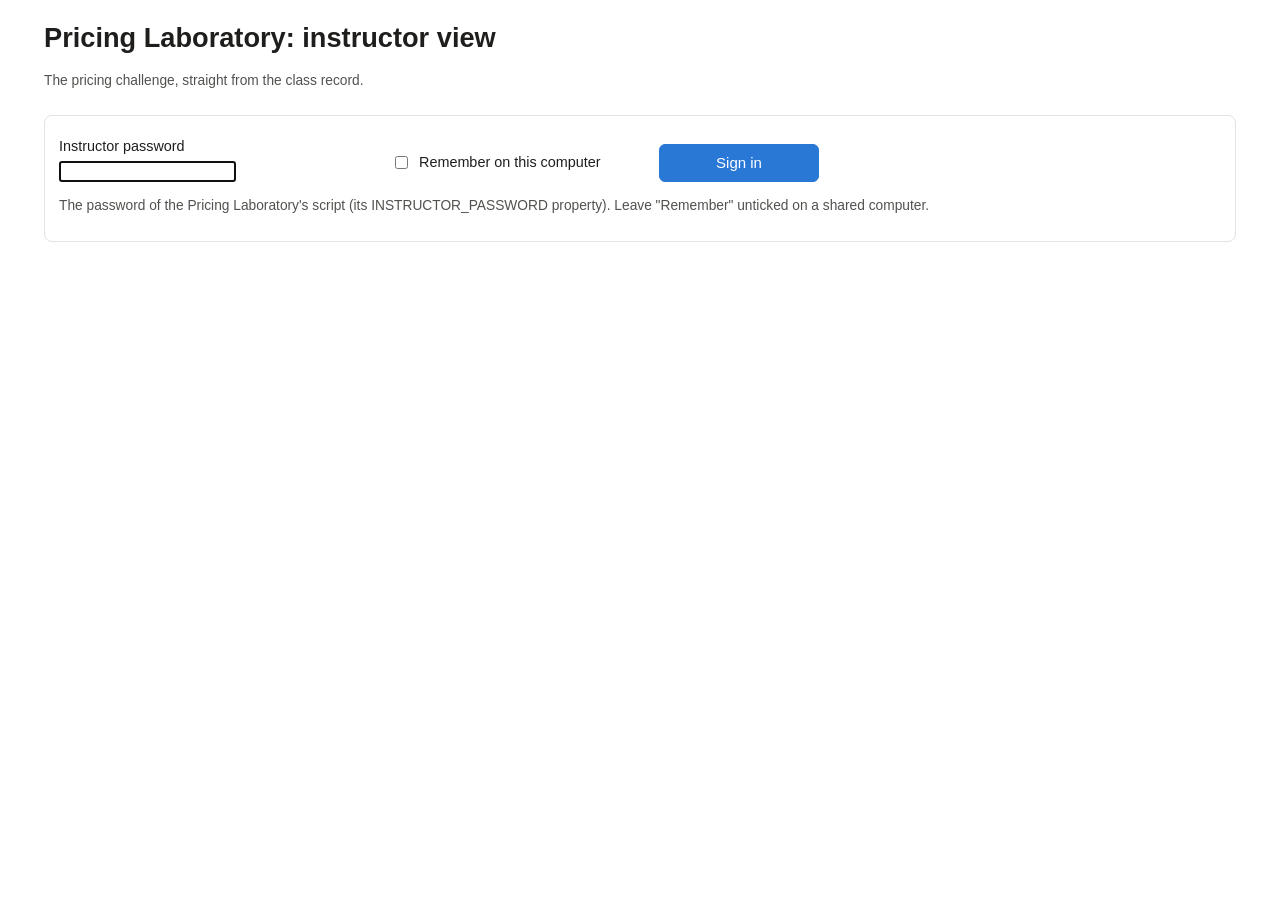
<file: docs/pricing_instructor.html>
<!DOCTYPE html>
<html lang="en">
<head>
<meta charset="utf-8">
<meta name="viewport" content="width=device-width, initial-scale=1">
<meta name="robots" content="noindex">
<title>Pricing Laboratory: instructor view</title>
<style>
:root { --text: #1f1e1c; --muted: #52514e; --line: #e4e3df; --panel: #f6f5f3; --primary: #2a78d6; --primary-dark: #1f5fae;
        --accent: #eb6834; --gain: #2a78d6; --loss: #e34948; --radius: 8px; }
* { box-sizing: border-box; }
html, body { margin: 0; padding: 0; }
body { font-family: "Source Sans 3", "Source Sans Pro", -apple-system, BlinkMacSystemFont, "Segoe UI", Helvetica, Arial, sans-serif;
       color: var(--text); background: #fff; font-size: 15px; line-height: 1.45; }
.wrap { max-width: 1240px; margin: 0 auto; padding: 18px 24px 60px; }
h1 { font-size: 1.7rem; margin: 0 0 2px; }
h2 { font-size: 1.1rem; margin: 18px 0 8px; }
.caption, .small { color: var(--muted); font-size: 0.86rem; }
.note { border-left: 3px solid var(--accent); padding: 4px 10px; margin: 8px 0 12px; color: var(--muted); font-size: 0.92rem; }
.info { background: #e7f1fb; color: #1f5fae; padding: 10px 14px; border-radius: var(--radius); margin: 10px 0; }
.error { background: #fbebeb; color: #9b1c1c; padding: 10px 14px; border-radius: var(--radius); margin: 10px 0; }
.success { background: #e5f4e4; color: #1f6b2a; padding: 8px 12px; border-radius: var(--radius); margin: 8px 0; font-size: 0.92rem; }
.panel { border: 1px solid var(--line); border-radius: var(--radius); padding: 12px 14px; margin: 10px 0; background: #fff; }
.panel.shaded { background: var(--panel); }
details.panel > summary { cursor: pointer; font-weight: 600; list-style: none; }
details.panel > summary::before { content: "▸ "; color: var(--muted); font-size: 0.8em; }
details[open].panel > summary::before { content: "▾ "; }
details.panel > summary::-webkit-details-marker { display: none; }
.row { display: flex; gap: 12px; align-items: center; flex-wrap: wrap; }
.row.between { justify-content: space-between; }
.cols { display: grid; grid-template-columns: 1fr 1fr; gap: 24px; }
.cols-4-8 { display: grid; grid-template-columns: 4fr 8fr; gap: 24px; align-items: start; }
@media (max-width: 900px) { .cols, .cols-4-8 { grid-template-columns: 1fr; } }
label { display: block; font-size: 0.9rem; color: var(--text); margin: 8px 0 3px; }
input[type=number], input[type=text], select, textarea { font: inherit; padding: 7px 9px; border: 1px solid var(--line); border-radius: 6px; background: var(--panel); width: 100%; }
input[type=number]:focus, input[type=text]:focus, select:focus, textarea:focus { outline: 2px solid var(--primary); border-color: var(--primary); background: #fff; }
textarea { min-height: 110px; resize: vertical; }
.radio label { display: flex; gap: 8px; align-items: flex-start; margin: 4px 0; font-weight: 400; }
.radio input { margin-top: 4px; }
button { font: inherit; padding: 7px 14px; border-radius: 6px; border: 1px solid var(--line); background: #fff; cursor: pointer; color: var(--text); }
button:hover { border-color: var(--primary); color: var(--primary); }
button.primary { background: var(--primary); border-color: var(--primary); color: #fff; }
button.primary:hover { background: var(--primary-dark); color: #fff; }
button:disabled { opacity: 0.5; cursor: not-allowed; }
button.small { padding: 3px 9px; font-size: 0.85rem; }
a.button { display: inline-block; padding: 7px 14px; border-radius: 6px; background: var(--primary); color: #fff; text-decoration: none; font-weight: 600; }
a.button:hover { background: var(--primary-dark); }
.tabs { display: flex; gap: 4px; border-bottom: 1px solid var(--line); margin: 14px 0 12px; }
.tabs button { border: none; border-bottom: 2px solid transparent; border-radius: 0; background: none; padding: 8px 12px; margin-bottom: -1px; color: var(--muted); }
.tabs button.active { color: var(--primary); border-bottom-color: var(--primary); font-weight: 600; }
.tabs.inner { margin: 6px 0 8px; }
table.grid { border-collapse: collapse; width: 100%; font-size: 0.92rem; }
table.grid th, table.grid td { border: 1px solid var(--line); padding: 5px 8px; text-align: left; vertical-align: middle; }
table.grid th { background: var(--panel); font-weight: 600; color: var(--muted); }
table.grid td.num, table.grid th.num { text-align: right; font-variant-numeric: tabular-nums; }
table.grid input { padding: 4px 6px; background: #fff; }
table.grid input[type=number] { text-align: right; }
table.spec td:first-child input { min-width: 90px; }
table.grid td.remove { width: 32px; text-align: center; }
.metrics { display: grid; grid-template-columns: repeat(4, 1fr); gap: 10px; margin-bottom: 8px; }
.metric .label { color: var(--muted); font-size: 0.86rem; }
.metric .value { font-size: 1.9rem; font-weight: 400; line-height: 1.15; }
.metric .delta { font-size: 0.86rem; display: inline-block; padding: 1px 8px; border-radius: 10px; margin-top: 3px; }
.metric .delta.up { background: #e5f4e4; color: #1f6b2a; } .metric .delta.down { background: #fbebeb; color: #9b1c1c; }
.metric .delta.up.inverse { background: #fbebeb; color: #9b1c1c; } .metric .delta.down.inverse { background: #e5f4e4; color: #1f6b2a; }
.chart { width: 100%; height: auto; display: block; }
.chart .tick { font-size: 11px; fill: var(--muted); } .chart .axis { font-size: 12px; fill: var(--muted); }
.chart .note-text { font-size: 13px; font-weight: 600; }
table.grid td.marked { box-shadow: inset 0 0 0 2px #c8102e; border-radius: 3px; }
.dwl-note { margin-top: 6px; }
.legend { display: flex; flex-wrap: wrap; gap: 4px 14px; margin: 2px 0 6px; }
.legend-item { border: none; background: none; padding: 2px 4px; font-size: 0.82rem; color: var(--text); display: inline-flex; align-items: center; gap: 6px; }
.legend-item.off { color: #b5b4ae; text-decoration: line-through; }
.legend-item:disabled { color: var(--text); opacity: 1; cursor: default; }
.sw { display: inline-block; width: 18px; height: 10px; } .sw.line { height: 0; } .sw.dot { width: 10px; height: 10px; border-radius: 50%; border: 2px solid; background: #fff; }
.bars { margin: 6px 0 10px; }
.bar-row { display: flex; align-items: center; gap: 8px; margin: 3px 0; font-size: 0.86rem; }
.bar-label { width: 36%; text-align: right; color: var(--muted); }
.bar-track { position: relative; flex: 1; height: 22px; background: var(--panel); }
.bar-track::before { content: ""; position: absolute; left: 50%; top: 0; bottom: 0; border-left: 1px solid #b5b4ae; }
.bar { position: absolute; top: 2px; bottom: 2px; } .bar.gain { background: var(--gain); } .bar.loss { background: var(--loss); }
.bar-val { position: absolute; top: 2px; font-size: 0.8rem; color: var(--muted); white-space: nowrap; width: 44px; text-align: right; }
.bar-val:not([style*='max']) { text-align: left; }
.pin { display: grid; grid-template-columns: 3fr 3.5fr 1.6fr; gap: 10px; align-items: end; }
@media (max-width: 900px) { .pin { grid-template-columns: 1fr; } }
.group-line { display: flex; justify-content: space-between; align-items: center; gap: 10px; }
.group-form { display: grid; grid-template-columns: 1.6fr 6fr 1.3fr; gap: 10px; align-items: end; }
.group-form.with-pin { grid-template-columns: 1.4fr 1.2fr 5fr 1.3fr; }
@media (max-width: 900px) { .group-form { grid-template-columns: 1fr; } }
.status { color: var(--muted); font-size: 0.86rem; margin-top: 8px; }
.status.err { color: #9b1c1c; }
.badge { display: inline-block; font-size: 0.78rem; padding: 1px 8px; border-radius: 10px; background: var(--panel); color: var(--muted); margin-left: 8px; }
.labbook-wrap { overflow-x: auto; }
table.grid.labbook td { white-space: nowrap; }
table.grid.labbook th { white-space: normal; min-width: 120px; }
table.grid.labbook th .remove-entry { float: right; margin-left: 8px; padding: 0 6px; line-height: 1.5; color: var(--muted); background: #fff; }
table.grid.labbook th .remove-entry:hover { color: var(--loss); border-color: var(--loss); }
table.grid.labbook td .delta { display: block; font-size: 11px; line-height: 1.2; color: var(--muted); }
.question { margin: 18px 0 6px; } .question h3 { margin: 0 0 4px; font-size: 1rem; }
footer { margin-top: 30px; color: var(--muted); font-size: 0.8rem; }
[hidden] { display: none !important; }
.qsection { margin: 20px 0 10px; padding-top: 10px; border-top: 1px solid var(--line); }
.qsection h2 { margin: 4px 0 6px; font-size: 1.05rem; }
details.prompt > summary { cursor: pointer; color: var(--primary); font-size: 0.9rem; list-style: none; }
details.prompt > summary::before { content: "\25B8 "; font-size: 0.8em; }
details[open].prompt > summary::before { content: "\25BE "; }
details.prompt > summary::-webkit-details-marker { display: none; }
details.prompt > p { margin: 6px 0 10px; color: var(--muted); font-size: 0.95rem; }

/* Instructor page: on top of style.css */
.signin { display: grid; grid-template-columns: 2fr 1.6fr 1fr; gap: 12px; align-items: end; max-width: 760px; }
@media (max-width: 900px) { .signin { grid-template-columns: 1fr; } }
.signin label.check { display: flex; gap: 8px; align-items: center; margin-bottom: 9px; }
.signin label.check input { width: auto; }
.class-bar { display: grid; grid-template-columns: 2fr 3fr auto; gap: 14px; align-items: end; }
.class-bar .projector { text-align: center; } .class-bar .projector .caption { font-size: 0.78rem; margin-top: 4px; max-width: 260px; }
@media (max-width: 900px) { .class-bar { grid-template-columns: 1fr; } }
.class-bar .summary { color: var(--muted); font-size: 0.9rem; padding-bottom: 8px; }
.wide { overflow-x: auto; }
table.grid.sticky th:first-child, table.grid.sticky td:first-child { position: sticky; left: 0; background: #fff; z-index: 1; }
table.grid.sticky th:first-child { background: var(--panel); }
table.grid td.tick { text-align: center; white-space: nowrap; }
table.grid td.ok { color: #1f6b2a; } table.grid td.bad { color: #9b1c1c; } table.grid td.unk { color: var(--muted); }
.links { display: grid; grid-template-columns: repeat(4, 1fr); gap: 8px; margin: 8px 0; }
@media (max-width: 900px) { .links { grid-template-columns: 1fr 1fr; } }
a.button { display: inline-block; text-align: center; padding: 7px 10px; border-radius: 6px; border: 1px solid var(--line); background: #fff; color: var(--text); text-decoration: none; font-size: 0.92rem; overflow: hidden; text-overflow: ellipsis; white-space: nowrap; }
a.button:hover { border-color: var(--primary); color: var(--primary); }
a.button.primary { background: var(--primary); border-color: var(--primary); color: #fff; font-size: 1rem; padding: 10px 16px; }
a.button.primary:hover { background: var(--primary-dark); }
.answer { border: 1px solid var(--line); border-radius: var(--radius); padding: 10px 14px; margin: 8px 0; white-space: pre-wrap; }
.answer .who { font-weight: 600; margin-bottom: 4px; }
.setup-grid { display: grid; grid-template-columns: 3fr 1.2fr; gap: 20px; align-items: start; }
@media (max-width: 900px) { .setup-grid { grid-template-columns: 1fr; } }
.linkbox { font-family: ui-monospace, SFMono-Regular, Menlo, monospace; font-size: 0.92rem; background: var(--panel); border: 1px solid var(--line); border-radius: 6px; padding: 8px 10px; word-break: break-all; }
.qr { display: block; width: 200px; height: 200px; border: 1px solid var(--line); }
.form-row { display: grid; grid-template-columns: 3fr 1.2fr; gap: 12px; align-items: end; }
.form-row.three { grid-template-columns: 2fr 2fr 1.3fr; }
@media (max-width: 900px) { .form-row, .form-row.three { grid-template-columns: 1fr; } }
hr.sep { border: none; border-top: 1px solid var(--line); margin: 14px 0; }
.qblock { border: 1px solid var(--line); border-radius: var(--radius); padding: 10px 14px; margin: 10px 0; }
.qblock h3 { margin: 0 0 6px; font-size: 1rem; }
.section-title { font-weight: 600; margin: 10px 0 6px; }
.err-text { color: #9b1c1c; }

/* Pricing Laboratory: on top of style.css */
.fare-form { display: grid; grid-template-columns: 2fr 1.2fr; gap: 10px; align-items: end; max-width: 420px; }
.fare-form input { font-size: 1.3rem; }
.phase { display: inline-block; font-size: 0.82rem; padding: 2px 10px; border-radius: 10px; background: var(--panel); color: var(--muted); margin-left: 8px; vertical-align: middle; }
.phase.open { background: #e5f4e4; color: #1f6b2a; } .phase.closed { background: #fbebeb; color: #9b1c1c; } .phase.revealed, .phase.round2 { background: #e7f1fb; color: #1f5fae; }
table.grid.board td.rank { width: 40px; text-align: center; color: var(--muted); }
table.grid.board tr.me td { background: #e7f1fb; font-weight: 600; }
table.grid.methods tr.me td { background: #e7f1fb; font-weight: 600; }
body.projector .wrap { max-width: 1400px; }
body.projector table.grid.board { font-size: 1.35rem; } body.projector table.grid.board th { font-size: 1rem; }
body.projector h1 { font-size: 2rem; }
.briefing { background: var(--panel); border-radius: var(--radius); padding: 12px 16px; margin: 10px 0; }
.briefing .story { margin: 0 0 6px; }
.briefing ul.facts { margin: 0; padding-left: 20px; } .briefing ul.facts li { margin: 3px 0; }
details.how { margin-top: 10px; }
details.how summary { cursor: pointer; font-weight: 600; color: var(--muted); }
details.how[open] summary { color: inherit; }
details.how ul { margin: 6px 0 0; padding-left: 20px; } details.how li { margin: 3px 0; }
details.how .radio, details.how .row { margin-top: 6px; }
.num-note { font-variant-numeric: tabular-nums; }
.cols-5-7 { display: grid; grid-template-columns: 5fr 7fr; gap: 24px; align-items: start; }
@media (max-width: 900px) { .cols-5-7 { grid-template-columns: 1fr; } }
.wide { overflow-x: auto; }
@media (max-width: 640px) {
  .wrap { padding: 12px 12px 50px; }
  .metrics { grid-template-columns: 1fr 1fr; }
  .metric .value { font-size: 1.5rem; }
  .fare-form { grid-template-columns: 1fr; max-width: none; }
  .tabs button { padding: 8px 8px; }
  table.flights .opt { display: none; }
  table.grid { font-size: 0.86rem; } table.grid th, table.grid td { padding: 4px 5px; }
}
.flights td.best { font-weight: 600; color: #1f6b2a; }
.reveal-line { font-size: 1.05rem; margin: 6px 0; }
.legend-item { cursor: default; }
/* several routes in one class: the routes side by side (projector, class view, instructor settings) */
.routes-grid { display: grid; grid-template-columns: repeat(auto-fit, minmax(300px, 1fr)); gap: 16px; align-items: start; margin: 8px 0; }
.route-card { border: 1px solid var(--line); border-radius: var(--radius); padding: 10px 12px; background: #fff; min-width: 0; }
.route-card h3 { margin: 0 0 6px; font-size: 1.05rem; } .route-card h4 { margin: 10px 0 4px; font-size: 0.95rem; }
.route-card .reveal-line { font-size: 0.98rem; }
.route-card label { margin-top: 6px; }
body.projector .route-card table.grid.board { font-size: 1.05rem; } body.projector .route-card table.grid.board th { font-size: 0.85rem; }
body.projector table.grid.board.overall { font-size: 1.15rem; }
.briefing table.grid.routes { background: #fff; margin: 4px 0; }
.route-card table.grid.board th, .route-card table.grid.board td { white-space: nowrap; } .route-card table.grid.board td.num-note { white-space: normal; }

</style>
</head>
<body>
<div class="wrap">
  <div class="row between">
    <div><h1>Pricing Laboratory: instructor view</h1><p class="caption" id="subtitle">The pricing challenge, straight from the class record.</p></div>
    <div id="topbar" class="row"></div>
  </div>
  <div id="signin"></div>
  <div id="main" hidden>
    <div id="class-bar" class="panel shaded"></div>
    <nav class="tabs" id="views">
      <button type="button" data-view="challenge" class="active">Challenge</button>
      <button type="button" data-view="setup">Links and QR</button>
    </nav>
    <section id="view-challenge"></section>
    <section id="view-setup" hidden></section>
  </div>
  <footer><span id="footer-status"></span></footer>
</div>
<script>window.PRICINGLAB_CONFIG = {"endpoint": "https://script.google.com/macros/s/AKfycbwK_KNABFuJpX-aNw_ZdMltYGmqVbpWCIbfP1cgCoclLdBcGxSmJ4BGhd_bJ0bYmFbz3w/exec", "app_url": "https://eozdenoren.github.io/marketlab", "classes": ["CM03AUT26A", "CM03AUT26B", "CM03AUT26C", "LIVE-TEST"]};</script>
<script>
/* Pricing Laboratory: the arithmetic and the SVG chart, shared by the class page (pricing.js) and the instructor
   page (pricing_instructor.js). Plain script, no dependencies.

   The challenge: a route with cost mc per passenger, `seats` seats, the trial flight (q0 seats sold at a fare of
   p0) and a hidden linear demand Q = a - b P through that point (a = q0 + b p0). A team chooses how many seats to
   sell; the fare is then the highest at which that many people buy, (a - seats) / b. The same arithmetic as the
   script's (backend/Pricing.gs): the fare to the penny, the profit to the pound.
   Mocha: a list of bids (each the most one student would pay); at price p the buyers are the bids >= p. */
var PricingCore = (function () {
  "use strict";
  function esc(s) { return String(s == null ? "" : s).replace(/&/g, "&amp;").replace(/</g, "&lt;").replace(/>/g, "&gt;").replace(/"/g, "&quot;"); }
  function fmt(x, d, signed) {
    if (x == null || (typeof x === "number" && isNaN(x))) return "–";
    if (d === undefined) d = 0;
    if (Math.abs(x) < 5e-10) x = 0;
    var s = Math.abs(x).toLocaleString("en-GB", { minimumFractionDigits: d, maximumFractionDigits: d });
    return (x < 0 ? "-" : (signed ? "+" : "")) + s;
  }
  function money(x, d, signed) { return x == null || isNaN(x) ? "–" : (x < 0 ? "-£" : (signed ? "+£" : "£")) + fmt(Math.abs(x), d); }
  function round(x, d) { var m = Math.pow(10, d || 0); return Math.round(x * m) / m; }

  // ---- the challenge ---------------------------------------------------------------------------------------
  // demand d = {a, b, mc, seats}: Q = a - b P, so q seats sell at the fare (a - q) / b
  function intercept(s) { return s.q0 + s.b * s.p0; }
  function chokePrice(d) { return d.a / d.b; }
  function fareFor(d, q) { return (d.a - q) / d.b; }
  function profitSelling(d, q) { return Math.round((fareFor(d, q) - d.mc) * q); }
  function statusQuoProfit(s) { return (s.p0 - s.mc) * s.q0; }                      // what the trial flight made
  // The most seats that can be sold: the plane's, or everyone who would fly for nothing.
  function maxSeats(d) { return Math.max(1, Math.min(d.seats, Math.floor(d.a))); }
  // The best number of seats: MR = MC gives (a - b mc) / 2; with fewer seats than that, a full plane. Whole seats,
  // so every count is tried.
  function bestSeats(d) {
    var top = maxSeats(d), best = null;
    for (var q = 1; q <= top; q++) { var pr = profitSelling(d, q); if (!best || pr > best.profit) best = { seats: q, profit: pr }; }
    best.fare = fareFor(d, best.seats); best.capped = (d.a - d.b * d.mc) / 2 > d.seats;
    return best;
  }
  function fullPlane(d) { var q = maxSeats(d); return { seats: q, fare: fareFor(d, q), profit: profitSelling(d, q) }; }
  // A fare as text: whole pounds, or to the penny when it is not whole.
  function fareText(x) { return money(x, Math.abs(x - Math.round(x)) < 0.005 ? 0 : 2); }
  // A number with up to two decimals and no trailing zeros (the slope of the inverse demand: 2, 2.5, 3.33).
  function plain(x) { return Math.abs(x - Math.round(x)) < 0.005 ? fmt(x) : (Math.abs(x * 10 - Math.round(x * 10)) < 0.05 ? fmt(x, 1) : fmt(x, 2)); }
  // The demand as the slides write it: fare = choke - slope x Q.
  function inverseText(d) { return fmt(Math.round(chokePrice(d))) + " − " + plain(1 / d.b) + " × Q"; }
  // The profit chart: profit per flight against the seats sold, in a window centred on the best number of seats and
  // ending at the full plane (when the best is a full plane, the last 60% of the seats). The trial flight is a
  // hollow dot and a dashed line, the best a green dot, and the flights given are dots ({seats, profit, title,
  // name}); flights left of the window are listed under the chart instead of stretching it.
  function profitChartHtml(d, old, flights, opts) {
    opts = opts || {};
    var best = bestSeats(d), top = maxSeats(d), x0 = Math.max(0, best.seats < top ? 2 * best.seats - top : Math.round(0.4 * top));
    if (old && old.seats < x0) x0 = Math.max(0, old.seats - 10);
    var pts = [], lo = Infinity, hi = -Infinity;
    for (var q = Math.max(1, x0); q <= top; q++) { var pr = profitSelling(d, q); pts.push([q, pr]); lo = Math.min(lo, pr); hi = Math.max(hi, pr); }
    var r = Math.max(1, hi - lo), pad = Math.max(1, Math.round(0.03 * (top - x0))), markers = [], off = [];
    if (old) markers.push({ x: old.seats, y: old.profit, color: COLORS.grey, hollow: true, name: "The trial flight", title: "The trial flight: " + fmt(old.seats) + " seats, profit " + money(old.profit) });
    markers.push({ x: best.seats, y: best.profit, color: COLORS.green, r: 8, name: "Best: " + fmt(best.seats) + " seats", label: fmt(best.seats) + " seats", title: "Best: " + fmt(best.seats) + " seats at " + fareText(best.fare) + ", profit " + money(best.profit) });
    (flights || []).forEach(function (f) {
      if (f.seats < x0) { off.push(f); return; }
      markers.push({ x: f.seats, y: f.profit, color: COLORS.red, r: opts.r, name: f.name || "Flights", title: f.title || "" });
    });
    var html = chart({ title: "Profit against the seats sold", h: opts.h, x: { min: x0, max: top + pad, label: "Seats sold" }, y: { min: lo - 0.08 * r, max: hi + 0.08 * r, label: "Profit per flight (£)" },
                       lines: [{ pts: pts, color: COLORS.blue, width: 2.5, name: "Profit at each number of seats" }],
                       hlines: old ? [{ y: old.profit, label: "the trial flight's profit", color: COLORS.grey }] : [],
                       vlines: top >= d.seats ? [{ x: top, label: "plane full", color: COLORS.orange, left: true }] : [], markers: markers });
    if (off.length) html += '<p class="caption">Off the chart: ' + off.map(function (f) { return (f.title || fmt(f.seats) + " seats") + " (profit " + money(f.profit) + ")"; }).join("; ") + '.</p>';
    return html;
  }
  // The demand line with the trial flight and the best point on it.
  function demandChartHtml(t, d, h) {
    var choke = chokePrice(d), best = bestSeats(d);
    return chart({ title: "The demand", h: h, x: { max: Math.max(d.a, t.seats) * 1.05, label: "Seats sold" }, y: { max: choke * 1.05, label: "Fare (£)" },
                   lines: [{ pts: [[0, choke], [d.a, 0]], color: COLORS.red, width: 2.5, name: "Demand: fare = " + inverseText(d) }],
                   hlines: [{ y: t.mc, label: "cost per passenger", color: COLORS.grey }], vlines: [{ x: t.seats, label: "plane full", color: COLORS.orange }],
                   markers: [{ x: t.q0, y: t.p0, color: COLORS.grey, hollow: true, name: "The trial flight", label: fmt(t.q0) + " at " + fareText(t.p0) },
                             { x: best.seats, y: best.fare, color: COLORS.green, name: "Best", label: fmt(best.seats) + " at " + fareText(best.fare) }] });
  }
  // The line through the trial flight and one test flight: the group's own estimate of the demand.
  function lineThrough(p1, q1, p2, q2) {
    if (Math.abs(p2 - p1) < 1e-9) return null;
    var b = (q1 - q2) / (p2 - p1);
    return b > 0 ? { a: q1 + b * p1, b: b } : null;
  }

  // ---- Mocha -----------------------------------------------------------------------------------------------
  function buyersAt(bids, p) { var n = 0; for (var i = 0; i < bids.length; i++) if (bids[i] >= p - 1e-9) n++; return n; }
  function profitAtPrice(bids, p, mc) { return (p - mc) * buyersAt(bids, p); }
  // The bids that count: opts.dropZero leaves out bids of nothing, opts.above bids over an amount, and opts.cap the
  // bids at the most the auction accepted (a bid of the maximum says "at any price", not what the student would pay).
  function clean(bids, opts) {
    opts = opts || {};
    return bids.filter(function (v) { return !(opts.dropZero && v <= 0) && !(opts.above != null && !isNaN(opts.above) && v > opts.above) && !(opts.cap != null && !isNaN(opts.cap) && v >= opts.cap - 1e-9); });
  }
  // The demand schedule: at each whole price from 0 to the highest bid, how many would buy.
  function schedule(bids) {
    var top = bids.length ? Math.ceil(Math.max.apply(null, bids)) : 0, out = [];
    for (var p = 0; p <= top; p++) out.push([p, buyersAt(bids, p)]);
    return out;
  }
  // The best price is always one of the bids (raising the price to the next bid loses nobody).
  function bestPrice(bids, mc) {
    var best = null, seen = {};
    bids.forEach(function (v) {
      if (seen[v]) return; seen[v] = true;
      var pr = profitAtPrice(bids, v, mc);
      if (!best || pr > best.profit + 1e-9 || (Math.abs(pr - best.profit) < 1e-9 && v < best.price)) best = { price: v, buyers: buyersAt(bids, v), profit: pr };
    });
    return best || { price: null, buyers: 0, profit: 0 };
  }
  // The straight line fitted to points [[price, buyers], ...] of a schedule, price on quantity (as the spreadsheet
  // does with SLOPE and INTERCEPT over the Price and Demand columns): P = a - b Q, with the squared error it leaves
  // (in pounds squared). null when the points do not give a falling line.
  function fitPoints(pts) {
    var n = pts.length;
    if (n < 2) return null;
    var sx = 0, sy = 0, sxx = 0, sxy = 0;
    pts.forEach(function (qp) { sx += qp[1]; sy += qp[0]; sxx += qp[1] * qp[1]; sxy += qp[1] * qp[0]; });
    var den = n * sxx - sx * sx;
    if (Math.abs(den) < 1e-9) return null;
    var slope = (n * sxy - sx * sy) / den, inter = (sy - slope * sx) / n, sse = 0;
    if (!(slope < 0)) return null;
    pts.forEach(function (qp) { var e = qp[0] - (inter + slope * qp[1]); sse += e * e; });
    return { a: inter, b: -slope, sse: sse, n: n };
  }
  function fitLine(bids) { return fitPoints(schedule(bids)); }
  // MR = MC on the fitted line: Q = (a - mc) / (2b), P = (a + mc) / 2, the midpoint of the line's choke price and
  // the cost, and what the line expects to earn there. The bids are in whole pounds, so the price charged is that
  // price to the nearest pound (`rounded`): to the penny, a price of 30.21 would lose everyone who bid 30. `buyers`
  // and `profit` are what the rounded price earns on the actual bids.
  function linePricing(line, bids, mc) {
    if (!line) return null;
    var p = (line.a + mc) / 2, q = (line.a - mc) / (2 * line.b), r = Math.round(p);
    return { price: p, rounded: r, lineQ: q, expected: (p - mc) * q, buyers: buyersAt(bids, r), profit: profitAtPrice(bids, r, mc) };
  }
  // Two lines: the schedule split at a price. The high segment is the prices of `split` and above, the low segment
  // the prices below it; each gets its own line. A segment needs three prices and a falling line.
  var SEGMENT_MIN = 3;
  function splitFit(pts, split) {
    var hi = pts.filter(function (qp) { return qp[0] >= split - 1e-9; }), lo = pts.filter(function (qp) { return qp[0] < split - 1e-9; });
    if (hi.length < SEGMENT_MIN || lo.length < SEGMENT_MIN) return null;
    var fh = fitPoints(hi), fl = fitPoints(lo);
    return fh && fl ? { split: split, high: fh, low: fl, sse: fh.sse + fl.sse } : null;
  }
  // The split (a whole price) whose two lines leave the smallest squared error; null when no split can be fitted.
  function bestSplit(bids) {
    var pts = schedule(bids), best = null;
    for (var t = 1; t < pts.length; t++) { var f = splitFit(pts, t); if (f && (!best || f.sse < best.sse - 1e-9)) best = f; }
    return best ? best.split : null;
  }
  // Pricing on the two lines. On each line MR = MC gives the midpoint of its choke price and the cost. That price
  // counts only if it lies among the prices the line was fitted to (the split to the highest bid for the high
  // line, below the split for the low line); otherwise the segment's best price is the nearest end of that range.
  // Of the two prices, the lines choose the one they expect to earn more. `split` null: the best-fitting split.
  // Returns the two segments ({a, b, mid, where: "inside" | "below" | "above", price, q, expected}), the price
  // chosen, that price to the nearest pound (`rounded`, the price charged: see linePricing) and what the rounded
  // price earns on the actual bids; null when the split cannot be fitted.
  function twoLines(bids, mc, split) {
    var auto = bestSplit(bids), pts = schedule(bids), top = pts.length ? pts[pts.length - 1][0] : 0;
    if (split == null || isNaN(split)) split = auto;
    if (split == null) return null;
    var f = splitFit(pts, split);
    if (!f) return null;
    function seg(line, isHigh) {
      var mid = (line.a + mc) / 2, where = mid < split - 1e-9 ? (isHigh ? "below" : "inside") : (isHigh ? (mid > top + 1e-9 ? "above" : "inside") : "above");
      var price = where === "inside" ? mid : (isHigh && where === "above" ? top : split), q = Math.max(0, (line.a - price) / line.b);
      return { a: line.a, b: line.b, mid: mid, where: where, price: price, q: q, expected: (price - mc) * q };
    }
    var high = seg(f.high, true), low = seg(f.low, false), pick = low.expected > high.expected + 1e-9 ? "low" : "high", chosen = pick === "high" ? high : low;
    var rounded = Math.round(chosen.price);
    return { split: split, auto: auto, top: top, sse: f.sse, high: high, low: low, pick: pick, price: chosen.price, rounded: rounded, lineQ: chosen.q, expected: chosen.expected,
             buyers: buyersAt(bids, rounded), profit: profitAtPrice(bids, rounded, mc) };
  }
  // The splits that can be fitted, as [lowest, highest] whole prices, or null.
  function splitRange(bids) {
    var pts = schedule(bids), lo = null, hi = null;
    for (var t = 1; t < pts.length; t++) if (splitFit(pts, t)) { if (lo == null) lo = t; hi = t; }
    return lo == null ? null : [lo, hi];
  }
  // A made-up demand that is a curve, not a straight line, to show what two lines are for (nobody's bids): 200
  // buyers, and every 14 pounds on the price halves the number who would buy, Q(P) = 200 x 0.5^(P / 14), to the
  // nearest buyer at each whole pound. No groups of buyers: one smooth curve with a long thin tail. At a cost of
  // 15 the best price is 36 (34 buyers, 714); one line, pulled up by the tail, says 48 (88% of that); two lines
  // follow the curve far better (a ninth of the squared error) and say 32 (98%).
  var CURVE = { buyers: 200, half: 14 };
  function curveBids() {
    var bids = [], q = function (p) { return Math.round(CURVE.buyers * Math.pow(0.5, p / CURVE.half)); };
    for (var p = 0; q(p) > 0; p++) for (var k = q(p) - q(p + 1); k > 0; k--) bids.push(p);
    return bids;
  }
  // One price for every set against a price per set.
  function segmentation(sets, mc) {
    var all = [], separate = [], total = 0;
    sets.forEach(function (s) { all = all.concat(s.bids); var b = bestPrice(s.bids, mc); separate.push({ name: s.name, price: b.price, buyers: b.buyers, profit: b.profit }); total += b.profit; });
    var uni = bestPrice(all, mc);
    var uniform = { price: uni.price, profit: uni.profit, per: sets.map(function (s) { return { name: s.name, buyers: buyersAt(s.bids, uni.price), profit: profitAtPrice(s.bids, uni.price, mc) }; }) };
    return { uniform: uniform, separate: separate, total: total, gain: total - uni.profit, gainPct: uni.profit > 0 ? (total - uni.profit) / uni.profit : null };
  }
  function histogram(bids, width) {
    width = width || 5;
    var top = bids.length ? Math.max.apply(null, bids) : 0, bins = [];
    for (var lo = 0; lo <= top; lo += width) {
      var hi = lo + width, n = bids.filter(function (v) { return v >= lo && (v < hi || (hi > top && v <= hi)); }).length;
      bins.push({ lo: lo, hi: hi, n: n });
    }
    return bins;
  }
  function median(bids) { if (!bids.length) return null; var s = bids.slice().sort(function (x, y) { return x - y; }), m = s.length >> 1; return s.length % 2 ? s[m] : (s[m - 1] + s[m]) / 2; }

  // ---- the chart ------------------------------------------------------------------------------------------------
  // spec: {w, h, x: {min, max, label}, y: {min, max, label}, lines: [{pts, color, width, dash, name}],
  //        bars: [{x0, x1, y, color, name}], markers: [{x, y, color, hollow, label, name}], hlines: [{y, label, color}],
  //        vlines: [{x, label, color}], legend: true}
  function niceStep(span, target) {
    var raw = span / target, mag = Math.pow(10, Math.floor(Math.log10(raw))), r = raw / mag;
    return (r < 1.5 ? 1 : r < 3 ? 2 : r < 7 ? 5 : 10) * mag;
  }
  function ticks(lo, hi, target) {
    var step = niceStep(hi - lo || 1, target || 6), out = [];
    for (var v = Math.ceil(lo / step) * step; v <= hi + 1e-9; v += step) out.push(+v.toFixed(10));
    return out;
  }
  function rgba(hex, a) { var h = hex.replace("#", ""); return "rgba(" + parseInt(h.substr(0, 2), 16) + "," + parseInt(h.substr(2, 2), 16) + "," + parseInt(h.substr(4, 2), 16) + "," + a + ")"; }
  function dashAttr(d) { return d === "dash" ? ' stroke-dasharray="8,5"' : d === "dot" ? ' stroke-dasharray="2,4"' : d === "dashdot" ? ' stroke-dasharray="10,4,2,4"' : ""; }
  var COLORS = { blue: "#2a78d6", red: "#e34948", green: "#1baf7a", orange: "#eb6834", purple: "#7b4fb3", grey: "#8a8984", text: "#52514e", grid: "#ececea", black: "#0b0b0b" };
  function chart(spec) {
    var W = spec.w || 760, H = spec.h || 400, ml = 62, mr = 16, mt = 16, mb = 46, pw = W - ml - mr, ph = H - mt - mb;
    var xmin = spec.x.min || 0, xmax = spec.x.max, ymin = spec.y.min || 0, ymax = spec.y.max;
    if (!(xmax > xmin)) xmax = xmin + 1;
    if (!(ymax > ymin)) ymax = ymin + 1;
    var X = function (x) { return ml + (x - xmin) / (xmax - xmin) * pw; }, Y = function (y) { return H - mb - (y - ymin) / (ymax - ymin) * ph; };
    var body = [], legend = [];
    ticks(xmin, xmax, 7).forEach(function (t) {
      body.push('<line x1="' + X(t) + '" x2="' + X(t) + '" y1="' + mt + '" y2="' + (H - mb) + '" stroke="' + COLORS.grid + '"/>');
      body.push('<text x="' + X(t) + '" y="' + (H - mb + 16) + '" text-anchor="middle" class="tick">' + fmt(t, 0) + '</text>');
    });
    ticks(ymin, ymax, 6).forEach(function (t) {
      body.push('<line x1="' + ml + '" x2="' + (W - mr) + '" y1="' + Y(t) + '" y2="' + Y(t) + '" stroke="' + (Math.abs(t) < 1e-9 ? COLORS.text : COLORS.grid) + '"/>');
      body.push('<text x="' + (ml - 6) + '" y="' + (Y(t) + 4) + '" text-anchor="end" class="tick">' + fmt(t, 0) + '</text>');
    });
    body.push('<line x1="' + ml + '" x2="' + (W - mr) + '" y1="' + (H - mb) + '" y2="' + (H - mb) + '" stroke="' + COLORS.text + '" stroke-width="1.2"/>');
    body.push('<line x1="' + ml + '" x2="' + ml + '" y1="' + mt + '" y2="' + (H - mb) + '" stroke="' + COLORS.text + '" stroke-width="1.2"/>');
    body.push('<text x="' + (ml + pw / 2) + '" y="' + (H - 8) + '" text-anchor="middle" class="axis">' + esc(spec.x.label || "") + '</text>');
    body.push('<text transform="translate(14,' + (mt + ph / 2) + ') rotate(-90)" text-anchor="middle" class="axis">' + esc(spec.y.label || "") + '</text>');
    var cid = "clip" + Math.random().toString(16).slice(2, 8);
    body.push('<clipPath id="' + cid + '"><rect x="' + ml + '" y="' + mt + '" width="' + pw + '" height="' + ph + '"/></clipPath><g clip-path="url(#' + cid + ')">');
    (spec.bars || []).forEach(function (b, i) {
      var x0 = X(b.x0), x1 = X(b.x1), y1 = Y(b.y), y0 = Y(Math.max(ymin, 0));
      body.push('<rect x="' + (x0 + 1) + '" y="' + Math.min(y0, y1) + '" width="' + Math.max(0, x1 - x0 - 2) + '" height="' + Math.abs(y0 - y1) + '" fill="' + rgba(b.color || COLORS.blue, 0.55) + '"><title>' + esc(b.title || "") + '</title></rect>');
      if (b.name && !legend.some(function (l) { return l.name === b.name; })) legend.push({ name: b.name, color: b.color || COLORS.blue, kind: "area" });
    });
    (spec.lines || []).forEach(function (l) {
      if (!l.pts || l.pts.length < 2) return;
      var d = l.pts.map(function (xy) { return X(xy[0]).toFixed(2) + "," + Y(xy[1]).toFixed(2); }).join(" ");
      body.push('<polyline points="' + d + '" fill="none" stroke="' + l.color + '" stroke-width="' + (l.width || 2) + '"' + dashAttr(l.dash) + ' stroke-linejoin="round"/>');
      if (l.name) legend.push({ name: l.name, color: l.color, kind: "line", dash: l.dash });
    });
    body.push("</g>");
    (spec.hlines || []).forEach(function (l) {
      if (l.y < ymin || l.y > ymax) return;
      body.push('<line x1="' + ml + '" x2="' + (W - mr) + '" y1="' + Y(l.y) + '" y2="' + Y(l.y) + '" stroke="' + (l.color || COLORS.text) + '" stroke-width="1.3"' + dashAttr("dashdot") + '/>');
      if (l.label) body.push('<text x="' + (W - mr - 4) + '" y="' + (Y(l.y) - 5) + '" text-anchor="end" class="tick">' + esc(l.label) + '</text>');
    });
    (spec.vlines || []).forEach(function (l) {
      if (l.x < xmin || l.x > xmax) return;
      body.push('<line x1="' + X(l.x) + '" x2="' + X(l.x) + '" y1="' + mt + '" y2="' + (H - mb) + '" stroke="' + (l.color || COLORS.text) + '" stroke-width="1.3"' + dashAttr("dashdot") + '/>');
      if (l.label) body.push('<text x="' + (X(l.x) + (l.left ? -4 : 4)) + '" y="' + (mt + 12) + '"' + (l.left ? ' text-anchor="end"' : "") + ' class="tick">' + esc(l.label) + '</text>');
    });
    (spec.markers || []).forEach(function (m) {
      if (m.x < xmin || m.x > xmax || m.y < ymin || m.y > ymax) return;
      var r = m.r || 5.5;
      body.push('<circle cx="' + X(m.x) + '" cy="' + Y(m.y) + '" r="' + r + '" fill="' + (m.hollow ? "white" : m.color) + '" stroke="' + (m.hollow ? m.color : "white") + '" stroke-width="2"><title>' + esc(m.title || m.name || "") + '</title></circle>');
      if (m.label) body.push('<text x="' + (X(m.x) + 8) + '" y="' + (Y(m.y) - 8) + '" class="note-text" paint-order="stroke" stroke="white" stroke-width="4" fill="' + COLORS.text + '">' + esc(m.label) + '</text>');
      if (m.name && !legend.some(function (l) { return l.name === m.name; })) legend.push({ name: m.name, color: m.color, kind: "marker", hollow: m.hollow });
    });
    var svg = '<svg viewBox="0 0 ' + W + ' ' + H + '" class="chart" role="img" aria-label="' + esc(spec.title || "chart") + '">' + body.join("") + '</svg>';
    var lg = spec.legend === false ? "" : '<div class="legend">' + legend.map(function (it) {
      var sw = it.kind === "area" ? '<span class="sw area" style="background:' + rgba(it.color, 0.55) + '"></span>'
             : it.kind === "line" ? '<span class="sw line" style="border-top:2.5px ' + (it.dash ? "dashed" : "solid") + ' ' + it.color + '"></span>'
             : '<span class="sw dot" style="border-color:' + it.color + (it.hollow ? "" : ";background:" + it.color) + '"></span>';
      return '<span class="legend-item">' + sw + esc(it.name) + '</span>';
    }).join("") + '</div>';
    return svg + lg;
  }

  return { esc: esc, fmt: fmt, money: money, round: round, COLORS: COLORS,
           intercept: intercept, chokePrice: chokePrice, fareFor: fareFor, profitSelling: profitSelling, statusQuoProfit: statusQuoProfit, maxSeats: maxSeats,
           bestSeats: bestSeats, fullPlane: fullPlane, fareText: fareText, plain: plain, inverseText: inverseText,
           profitChartHtml: profitChartHtml, demandChartHtml: demandChartHtml, lineThrough: lineThrough,
           buyersAt: buyersAt, profitAtPrice: profitAtPrice, clean: clean, schedule: schedule, bestPrice: bestPrice, fitPoints: fitPoints, fitLine: fitLine, linePricing: linePricing,
           bestSplit: bestSplit, twoLines: twoLines, splitRange: splitRange, CURVE: CURVE, curveBids: curveBids,
           segmentation: segmentation, histogram: histogram, median: median, chart: chart };
})();
if (typeof module !== "undefined" && module.exports) module.exports = PricingCore;

</script>
<script>
/* Marketplace Laboratory: QR codes for the class link, in the page itself (no library, no network). Byte mode, error
   correction level M, versions 1 to 10, so up to 213 bytes of text. MLQR.matrix(text) gives the modules as rows of
   0/1 without the quiet zone; MLQR.svg(text, size) the picture. tests/check_qr.py compares the modules with segno's. */
var MLQR = (function () {
  "use strict";
  // Level M, versions 1..10: [data codewords per block and blocks in group 1, the same for group 2, EC codewords per block]
  var BLOCKS = [[16, 1, 0, 0, 10], [28, 1, 0, 0, 16], [44, 1, 0, 0, 26], [32, 2, 0, 0, 18], [43, 2, 0, 0, 24],
                [27, 4, 0, 0, 16], [31, 4, 0, 0, 18], [38, 2, 39, 2, 22], [36, 3, 37, 2, 22], [43, 4, 44, 1, 26]];
  var ALIGN = [[], [6, 18], [6, 22], [6, 26], [6, 30], [6, 34], [6, 22, 38], [6, 24, 42], [6, 26, 46], [6, 28, 50]];
  var VERSION_INFO = { 7: 0x07C94, 8: 0x085BC, 9: 0x09A99, 10: 0x0A4D3 };
  var MASKS = [
    function (r, c) { return (r + c) % 2 === 0; },
    function (r, c) { return r % 2 === 0; },
    function (r, c) { return c % 3 === 0; },
    function (r, c) { return (r + c) % 3 === 0; },
    function (r, c) { return (Math.floor(r / 2) + Math.floor(c / 3)) % 2 === 0; },
    function (r, c) { return (r * c) % 2 + (r * c) % 3 === 0; },
    function (r, c) { return ((r * c) % 2 + (r * c) % 3) % 2 === 0; },
    function (r, c) { return ((r + c) % 2 + (r * c) % 3) % 2 === 0; }];

  // GF(256) with the QR primitive polynomial x^8 + x^4 + x^3 + x^2 + 1
  var EXP = [], LOG = [];
  (function () {
    var x = 1;
    for (var i = 0; i < 255; i++) { EXP[i] = x; LOG[x] = i; x <<= 1; if (x & 0x100) x ^= 0x11d; }
    for (var j = 255; j < 512; j++) EXP[j] = EXP[j - 255];
  })();
  function mul(a, b) { return a && b ? EXP[LOG[a] + LOG[b]] : 0; }
  function generator(n) {       // coefficients of the degree-n generator polynomial, highest power first
    var g = [1];
    for (var i = 0; i < n; i++) {
      var ng = []; for (var k = 0; k <= g.length; k++) ng.push(0);
      for (var j = 0; j < g.length; j++) { ng[j] ^= g[j]; ng[j + 1] ^= mul(g[j], EXP[i]); }
      g = ng;
    }
    return g;
  }
  function ecCodewords(data, n) {
    var g = generator(n), res = [];
    for (var k = 0; k < n; k++) res.push(0);
    for (var i = 0; i < data.length; i++) {
      var f = data[i] ^ res[0];
      res.shift(); res.push(0);
      if (f) for (var j = 0; j < n; j++) res[j] ^= mul(g[j + 1], f);
    }
    return res;
  }
  function toBytes(text) {
    var s = unescape(encodeURIComponent(String(text))), out = [];
    for (var i = 0; i < s.length; i++) out.push(s.charCodeAt(i));
    return out;
  }
  function formatBits(mask) {
    var data = mask;      // level M is 00, then the three mask bits
    var val = data << 10;
    for (var i = 14; i >= 10; i--) if ((val >> i) & 1) val ^= 0x537 << (i - 10);
    return ((data << 10) | val) ^ 0x5412;
  }
  function penalty(m) {
    var n = m.length, score = 0, r, c, run, dark = 0;
    for (var pass = 0; pass < 2; pass++) {
      for (r = 0; r < n; r++) {
        run = 1;
        for (c = 1; c <= n; c++) {
          var cur = c < n ? (pass ? m[c][r] : m[r][c]) : -1, prev = pass ? m[c - 1][r] : m[r][c - 1];
          if (cur === prev) run++; else { if (run >= 5) score += 3 + run - 5; run = 1; }
        }
        for (c = 0; c + 6 < n; c++) {
          var line = []; for (var k = 0; k < 7; k++) line.push(pass ? m[c + k][r] : m[r][c + k]);
          if (line.join("") === "1011101") {
            var before = 0, after = 0;     // the quiet zone outside the symbol counts as light
            for (k = 1; k <= 4; k++) { if (c - k < 0 || !(pass ? m[c - k][r] : m[r][c - k])) before++; if (c + 6 + k >= n || !(pass ? m[c + 6 + k][r] : m[r][c + 6 + k])) after++; }
            if (before === 4 || after === 4) { score += 40; c += 6; }   // the next pattern can only start after this one
          }
        }
      }
    }
    for (r = 0; r + 1 < n; r++) for (c = 0; c + 1 < n; c++) {
      var v = m[r][c]; if (m[r][c + 1] === v && m[r + 1][c] === v && m[r + 1][c + 1] === v) score += 3;
    }
    for (r = 0; r < n; r++) for (c = 0; c < n; c++) dark += m[r][c];
    var pct = 100 * dark / (n * n), lo = Math.floor(pct / 5) * 5, hi = lo + 5;
    score += Math.min(Math.abs(lo - 50), Math.abs(hi - 50)) / 5 * 10;
    return score;
  }

  function matrix(text, forceMask) {
    var bytes = toBytes(text), v = 0, i, j, r, c;
    for (i = 0; i < BLOCKS.length; i++) {
      var cap0 = BLOCKS[i][0] * BLOCKS[i][1] + BLOCKS[i][2] * BLOCKS[i][3];
      if (4 + (i + 1 <= 9 ? 8 : 16) + 8 * bytes.length <= 8 * cap0) { v = i + 1; break; }
    }
    if (!v) throw new Error("too long for a QR code (" + bytes.length + " bytes; the limit is 213)");
    var b = BLOCKS[v - 1], cap = b[0] * b[1] + b[2] * b[3];
    // the bit stream: mode, count, the bytes, terminator, padding
    var bits = [];
    var push = function (val, nbits) { for (var k = nbits - 1; k >= 0; k--) bits.push((val >> k) & 1); };
    push(4, 4); push(bytes.length, v <= 9 ? 8 : 16);
    bytes.forEach(function (x) { push(x, 8); });
    for (i = 0; i < 4 && bits.length < 8 * cap; i++) bits.push(0);
    while (bits.length % 8) bits.push(0);
    var data = [];
    for (i = 0; i < bits.length; i += 8) { var byte = 0; for (j = 0; j < 8; j++) byte = (byte << 1) | bits[i + j]; data.push(byte); }
    for (i = 0; data.length < cap; i++) data.push(i % 2 ? 0x11 : 0xEC);
    // blocks, error correction, interleaving
    var blocks = [], pos = 0;
    for (i = 0; i < b[1]; i++) { blocks.push(data.slice(pos, pos + b[0])); pos += b[0]; }
    for (i = 0; i < b[3]; i++) { blocks.push(data.slice(pos, pos + b[2])); pos += b[2]; }
    var ecs = blocks.map(function (blk) { return ecCodewords(blk, b[4]); });
    var stream = [], maxK = Math.max(b[0], b[2]);
    for (i = 0; i < maxK; i++) blocks.forEach(function (blk) { if (i < blk.length) stream.push(blk[i]); });
    for (i = 0; i < b[4]; i++) ecs.forEach(function (e) { stream.push(e[i]); });
    // the modules: m holds the bits, fn marks function patterns and reserved areas
    var n = 17 + 4 * v, m = [], fn = [];
    for (r = 0; r < n; r++) { var row = [], frow = []; for (c = 0; c < n; c++) { row.push(0); frow.push(false); } m.push(row); fn.push(frow); }
    var set = function (rr, cc, val) { m[rr][cc] = val ? 1 : 0; fn[rr][cc] = true; };
    var finder = function (r0, c0) {
      for (var dr = -1; dr <= 7; dr++) for (var dc = -1; dc <= 7; dc++) {
        var rr = r0 + dr, cc = c0 + dc; if (rr < 0 || cc < 0 || rr >= n || cc >= n) continue;
        var inside = dr >= 0 && dr <= 6 && dc >= 0 && dc <= 6;
        set(rr, cc, inside && (dr === 0 || dr === 6 || dc === 0 || dc === 6 || (dr >= 2 && dr <= 4 && dc >= 2 && dc <= 4)));
      }
    };
    finder(0, 0); finder(0, n - 7); finder(n - 7, 0);
    for (i = 8; i < n - 8; i++) { set(6, i, i % 2 === 0); set(i, 6, i % 2 === 0); }
    var al = ALIGN[v - 1];
    al.forEach(function (rc) { al.forEach(function (cc) {
      if ((rc <= 7 && cc <= 7) || (rc <= 7 && cc >= n - 8) || (rc >= n - 8 && cc <= 7)) return;   // would sit on a finder
      for (var dr = -2; dr <= 2; dr++) for (var dc = -2; dc <= 2; dc++) set(rc + dr, cc + dc, Math.max(Math.abs(dr), Math.abs(dc)) !== 1);
    }); });
    for (i = 0; i <= 8; i++) { fn[8][i] = true; fn[i][8] = true; }                // format information
    for (i = 0; i < 8; i++) { fn[8][n - 1 - i] = true; fn[n - 1 - i][8] = true; }
    if (v >= 7) {
      var vi = VERSION_INFO[v];
      for (i = 0; i < 18; i++) { var bit = (vi >> i) & 1; set(Math.floor(i / 3), n - 11 + i % 3, bit); set(n - 11 + i % 3, Math.floor(i / 3), bit); }
    }
    // the data, in the zigzag from the bottom right, two columns at a time, skipping the timing column
    var idx = 0, up = true;
    for (var col = n - 1; col > 0; col -= 2) {
      if (col === 6) col = 5;
      for (var step = 0; step < n; step++) {
        var rr = up ? n - 1 - step : step;
        for (var dc = 0; dc < 2; dc++) {
          var cc = col - dc; if (fn[rr][cc]) continue;
          m[rr][cc] = idx < stream.length * 8 ? (stream[idx >> 3] >> (7 - (idx & 7))) & 1 : 0; idx++;
        }
      }
      up = !up;
    }
    // mask and format information: try the eight masks, keep the one with the lowest penalty
    var placeFormat = function (mm, mask) {
      var f = formatBits(mask), at = function (k) { return (f >> (14 - k)) & 1; };
      for (var k = 0; k < 6; k++) { mm[8][k] = at(k); mm[5 - k][8] = at(9 + k); }
      mm[8][7] = at(6); mm[8][8] = at(7); mm[7][8] = at(8);
      for (k = 0; k < 7; k++) mm[n - 1 - k][8] = at(k);
      for (k = 0; k < 8; k++) mm[8][n - 8 + k] = at(7 + k);
      mm[n - 8][8] = 1;
    };
    var masked = function (mask) {
      var mm = m.map(function (row) { return row.slice(); });
      for (var rr = 0; rr < n; rr++) for (var cc = 0; cc < n; cc++) if (!fn[rr][cc] && MASKS[mask](rr, cc)) mm[rr][cc] ^= 1;
      placeFormat(mm, mask);
      return mm;
    };
    if (forceMask != null) return masked(forceMask);
    var best = null, bestScore = Infinity;
    for (var k = 0; k < 8; k++) { var cand = masked(k), s = penalty(cand); if (s < bestScore) { best = cand; bestScore = s; } }
    return best;
  }

  function svg(text, size) {
    var m = matrix(text), n = m.length, q = 2, total = n + 2 * q, d = "";
    for (var r = 0; r < n; r++) for (var c = 0; c < n; c++) if (m[r][c]) d += "M" + (c + q) + " " + (r + q) + "h1v1h-1z";
    return '<svg xmlns="http://www.w3.org/2000/svg" viewBox="0 0 ' + total + ' ' + total + '" width="' + size + '" height="' + size +
           '" shape-rendering="crispEdges" role="img" aria-label="QR code"><rect width="100%" height="100%" fill="#fff"/><path d="' + d + '" fill="#000"/></svg>';
  }
  return { matrix: matrix, svg: svg };
})();
if (typeof module !== "undefined" && module.exports) module.exports = MLQR;

</script>
<script>
/* Pricing Laboratory instructor page: the challenge's controls and live leaderboard, read straight from the pricing
   script (backend/Pricing.gs), and the class's link and QR code. Sign in with the instructor password (or the admin
   token); the credential goes to the script with every request and stays in this browser. Depends on PricingCore
   (pricing_core.js) and MLQR (qr.js). There are no lab books here (removed 14 November 2026). */
(function () {
  "use strict";
  var C = PricingCore, esc = C.esc, fmt = C.fmt, money = C.money;
  var CONFIG = window.PRICINGLAB_CONFIG || {};
  var ENDPOINT = (CONFIG.endpoint || "").trim();
  var APP_URL = (CONFIG.app_url || "").replace(/\/+$/, "") || location.href.replace(/[?#].*$/, "").replace(/\/[^\/]*$/, "");
  var CLASSES = (CONFIG.classes || []).map(function (c) { return String(c).trim().toUpperCase(); }).filter(Boolean);
  var CRED_KEY = "pricinglab:instructor:cred", CLASS_KEY = "pricinglab:instructor:class";
  var VIEWS = ["challenge", "setup"];
  var PHASES = [["setup", "Not open yet"], ["open", "Open"], ["closed", "Closed"], ["revealed", "Demand revealed"]];
  // The instructor's steps, in order; each puts the class in the phase named.
  var STEPS = [["open", "1. Open the challenge"], ["closed", "2. Close the challenge"], ["revealed", "3. Reveal the demand"]];
  var NEEDS_VERSION = 5;      // the script version that takes seats; an older one would refuse the teams' flights
  // The routes and their hidden demands are not in this page (everyone can read its source): the script sends its
  // preset sets once the instructor has signed in. A class runs up to three routes at once; each group prices the
  // route its number gives it. This one route only stands in when the script sends no preset.
  var FALLBACK_ROUTE = { label: "London–Anchorage", mc: 80, seats: 500, a: 640, b: 0.5, p0: 480 };
  var S = { cred: "", classes: CLASSES.slice(), cls: "", view: "challenge", challenge: null, presets: [], groups: [], version: "", answered: false, openRoutes: {}, readAt: null, busy: false, error: "", msg: "", form: null };

  function $(id) { return document.getElementById(id); }
  function fmtTime(ts, withDate) {
    if (!ts) return "";
    var o = withDate === false ? { hour: "2-digit", minute: "2-digit", second: "2-digit" } : { day: "2-digit", month: "short", hour: "2-digit", minute: "2-digit" };
    o.timeZone = "Europe/London"; o.hour12 = false;
    return new Date(ts * 1000).toLocaleString("en-GB", o).replace(",", "");
  }
  function plural(n, word) { return n + " " + word + (n === 1 ? "" : "s"); }
  function csvCell(v) { var s = v == null ? "" : String(v); return /[",\n\r]/.test(s) ? '"' + s.replace(/"/g, '""') + '"' : s; }
  function csv(rows) { return rows.map(function (r) { return r.map(csvCell).join(","); }).join("\r\n") + "\r\n"; }
  function download(name, text) {
    var a = document.createElement("a"), url = URL.createObjectURL(new Blob([text], { type: "text/csv;charset=utf-8" }));
    a.href = url; a.download = name; document.body.appendChild(a); a.click(); document.body.removeChild(a);
    setTimeout(function () { URL.revokeObjectURL(url); }, 2000);
  }
  function classLink(cls) { return APP_URL + "/pricing.html?class=" + encodeURIComponent(cls); }
  function projectorLink(cls) { return classLink(cls) + "&projector=1"; }
  function selectOptions(values, current, labels) { return values.map(function (v, i) { return '<option value="' + esc(v) + '"' + (v === current ? " selected" : "") + '>' + esc(labels ? labels[i] : v) + '</option>'; }).join(""); }

  // ---- the class record ------------------------------------------------------------------------------------------
  function api(params) {
    var qs = Object.keys(params).map(function (k) { return k + "=" + encodeURIComponent(params[k]); }).join("&");
    return fetch(ENDPOINT + (ENDPOINT.indexOf("?") >= 0 ? "&" : "?") + qs).then(function (r) { return r.json(); });
  }
  function post(body) { return fetch(ENDPOINT, { method: "POST", headers: { "Content-Type": "text/plain;charset=utf-8" }, body: JSON.stringify(body) }).then(function (r) { return r.json(); }); }
  // A script deployed before the routes sends one route's numbers beside `flights`: read that as one route.
  function withRoutes(ch) {
    if (ch && ch.settings && !ch.settings.routes) ch.settings = { flights: ch.settings.flights, routes: [ch.settings] };
    if (ch && !ch.flights) ch.flights = [];
    return ch;
  }
  // Reads the class's challenge. It is also the sign-in check: the script answers "bad token" or "locked" to a wrong
  // password, whatever the class (an empty class code is answered with no challenge).
  function loadChallenge(cb) {
    api({ token: S.cred, action: "challenge", "class": S.cls }).then(function (j) {
      if (j && j.ok) { S.challenge = withRoutes(j.challenge); S.presets = j.presets || []; S.groups = j.groups || []; S.version = j.version || ""; S.answered = true; S.readAt = Date.now() / 1000; }
      if (cb) cb(j && j.ok ? null : ((j && j.error) || "no answer"));
    }).catch(function (err) { if (cb) cb(String(err && err.message || err)); });
  }
  function pickClass() {
    try { var c = localStorage.getItem(CLASS_KEY); if (c != null && S.classes.indexOf(c) >= 0) S.cls = c; } catch (e) {}
    if (S.classes.indexOf(S.cls) < 0) S.cls = S.classes.length ? S.classes[0] : "";
  }

  // ---- sign-in and the top bar ---------------------------------------------------------------------------------
  function storedCred() { try { return localStorage.getItem(CRED_KEY) || sessionStorage.getItem(CRED_KEY) || ""; } catch (e) { return ""; } }
  function storeCred(cred, remember) { try { sessionStorage.setItem(CRED_KEY, cred); if (remember) localStorage.setItem(CRED_KEY, cred); else localStorage.removeItem(CRED_KEY); } catch (e) {} }
  function clearCred() { try { sessionStorage.removeItem(CRED_KEY); localStorage.removeItem(CRED_KEY); } catch (e) {} }
  function renderSignin(error) {
    $("main").hidden = true; $("topbar").innerHTML = "";
    if (!ENDPOINT) { $("signin").innerHTML = '<div class="error">This copy of the instructor page has no class record endpoint. Build it with <code>python3 build.py --config config.json</code> with a "pricing" section in the config.</div>'; return; }
    $("signin").innerHTML = '<div class="panel"><form id="signin-form" class="signin">' +
      '<div><label for="pw">Instructor password</label><input type="password" id="pw" autocomplete="current-password" autofocus></div>' +
      '<div><label class="check"><input type="checkbox" id="remember"> Remember on this computer</label></div>' +
      '<div><button type="submit" class="primary" id="signin-btn" style="width:100%">Sign in</button></div></form>' +
      '<p class="caption">The password of the Pricing Laboratory\'s script (its INSTRUCTOR_PASSWORD property). Leave "Remember" unticked on a shared computer.</p>' +
      '<div id="signin-error" class="error"' + (error ? "" : " hidden") + '>' + esc(error || "") + '</div></div>';
    $("signin-form").onsubmit = function (ev) {
      ev.preventDefault();
      var pw = $("pw").value, remember = $("remember").checked, btn = $("signin-btn"), errEl = $("signin-error");
      if (!pw) { errEl.textContent = "Please type the password."; errEl.hidden = false; return; }
      btn.disabled = true; btn.textContent = "Checking…"; S.cred = pw; pickClass();
      loadChallenge(function (err) {
        if (err) {
          S.cred = ""; btn.disabled = false; btn.textContent = "Sign in";
          errEl.textContent = /bad token|locked/.test(err) ? (/locked/.test(err) ? "Too many wrong passwords; the class record refuses sign-ins for a while." : "Wrong password.") : "Could not reach the class record (" + err + ").";
          errEl.hidden = false; return;
        }
        storeCred(pw, remember); start();
      });
    };
  }
  function renderTop() {
    if (!S.cred) return;
    $("topbar").innerHTML = '<span class="caption" id="top-status">' + (S.busy ? "Reading the class record…" : (S.readAt ? "Read at " + fmtTime(S.readAt, false) : "")) + '</span>' +
      '<button type="button" id="refresh"' + (S.busy ? " disabled" : "") + '>Refresh</button><button type="button" id="signout">Sign out</button>';
    $("refresh").onclick = function () { S.busy = true; renderTop(); loadChallenge(function (err) { S.busy = false; S.error = err || ""; render(); }); };
    $("signout").onclick = function () { clearCred(); S.cred = ""; S.challenge = null; S.answered = false; clearTimeout(pollTimer); renderSignin(); };
  }
  function start() {
    $("signin").innerHTML = ""; $("main").hidden = false;
    render(); schedulePoll();
  }
  var pollTimer = null;
  function schedulePoll() {
    clearTimeout(pollTimer);
    if (!S.cred) return;
    pollTimer = setTimeout(function () {
      if (S.view === "challenge" && S.challenge && (S.challenge.phase === "open" || S.challenge.phase === "closed")) loadChallenge(function () { renderChallenge(); schedulePoll(); });
      else schedulePoll();
    }, 5000);
  }

  // ---- the page -------------------------------------------------------------------------------------------------------
  function render() {
    renderTop();
    $("footer-status").textContent = (S.readAt ? "Class record read at " + fmtTime(S.readAt, false) : "") + (S.error ? " · " + S.error : "") +
      (S.answered ? " · script version " + (S.version || "unknown (an old deployment)") : "");
    renderClassBar();
    VIEWS.forEach(function (v) { $("view-" + v).hidden = v !== S.view; });
    Array.prototype.forEach.call($("views").querySelectorAll("button"), function (b) { b.classList.toggle("active", b.getAttribute("data-view") === S.view); });
    if (S.view === "challenge") renderChallenge();
    else renderSetup(S.cls);
  }
  function renderClassBar() {
    var el = $("class-bar");
    if (!S.classes.length) { el.innerHTML = '<div class="info" style="margin:0">No classes: put this term\'s class codes under "classes" in config.json and rebuild.</div>'; return; }
    el.innerHTML = '<div class="class-bar"><div><label for="class-pick">Class</label><select id="class-pick">' + selectOptions(S.classes, S.cls) + '</select></div>' +
      '<div class="summary">' + plural(S.groups.length, "registered group") + (S.challenge ? "; challenge: " + esc(phaseLabel(S.challenge.phase)) + ", " + plural(S.challenge.flights.length, "flight") : "; no challenge set up") + '.</div>' +
      '<div class="projector"><a class="button primary" id="projector-open" target="_blank" rel="noopener" href="' + esc(projectorLink(S.cls)) + '">Open the projector page</a><div class="caption">The leaderboards during the challenge, the reveal afterwards</div></div></div>';
    $("class-pick").onchange = function () { S.cls = this.value; S.form = null; S.msg = ""; try { localStorage.setItem(CLASS_KEY, S.cls); } catch (e) {} loadChallenge(function () { render(); }); };
  }
  function phaseLabel(p) { for (var i = 0; i < PHASES.length; i++) if (PHASES[i][0] === p) return PHASES[i][1]; return p === "round2" ? "Demand revealed" : p; }   // "round2": a phase older pages could set

  // ---- the challenge ------------------------------------------------------------------------------------------------
  // The form holds, per route, the demand (a, b) and the trial fare; the script stores the trial fare's passengers
  // q0 = a - b p0 and recovers a from them, exactly, since q0 is a whole number. `n` routes of the list are used.
  function routeForm(r) { return { label: r.label || "", mc: r.mc, seats: r.seats, a: r.a != null ? r.a : C.intercept(r), b: r.b, p0: r.p0 }; }
  // The preset suggested for a class: the sets in turn down the class list, so no two streams share a set.
  function suggestedPreset(cls) { var i = S.classes.indexOf(cls); return S.presets.length ? (i < 0 ? 0 : i) % S.presets.length : -1; }
  function formFromPreset(k) { var p = S.presets[k]; return { flights: 6, routes: p.routes.map(routeForm), n: p.routes.length, preset: String(k) }; }
  function formValues() {
    if (S.form) return S.form;
    var ch = S.challenge, k = suggestedPreset(S.cls);
    if (ch) S.form = { flights: ch.settings.flights, routes: ch.settings.routes.map(routeForm), n: ch.settings.routes.length, preset: "" };
    else S.form = k >= 0 ? formFromPreset(k) : { flights: 6, routes: [routeForm(FALLBACK_ROUTE)], n: 1, preset: "" };
    return S.form;
  }
  function derived(s) {
    var d = { a: C.intercept(s), b: s.b, mc: s.mc, seats: s.seats };
    return { d: d, best: C.bestSeats(d), sq: C.statusQuoProfit(s), choke: C.chokePrice(d), full: C.fullPlane(d) };
  }
  // One route of the form, checked: {ok, s (what the script stores), error}.
  function routeCheck(f) {
    var q0 = +f.a - +f.b * +f.p0, s = { label: String(f.label || ""), mc: +f.mc, seats: +f.seats, p0: +f.p0, q0: Math.round(q0), b: +f.b };
    var whole = Math.abs(q0 - Math.round(q0)) < 1e-9, ok = s.b > 0 && s.seats > 0 && +f.a > 0 && s.p0 > s.mc && q0 > 0 && q0 <= s.seats && whole;
    return { ok: ok, s: s, error: ok ? "" : (!whole ? 'The seats sold on the trial flight, a − b × fare = ' + fmt(q0, 2) + ', must be a whole number: adjust the fare or the intercept.'
                                           : q0 > s.seats ? 'At the trial flight\'s fare the demand (' + fmt(q0) + ') exceeds the seats on the plane; raise the fare or the seats.'
                                           : 'The intercept, the slope and the seats must be positive, the trial flight\'s fare above the cost, and the demand at that fare positive.') };
  }
  // The demand line and the profit curve of a route: what the students see at the reveal.
  function settingsCharts(s, v) {
    return C.demandChartHtml(s, v.d, 300) + C.profitChartHtml(v.d, { seats: s.q0, profit: v.sq }, [], { h: 300 });
  }
  function groupNumber(g) { var m = /(\d+)\s*$/.exec(String(g)); return m ? Number(m[1]) : 1; }
  function routeOf(group, n) { return ((groupNumber(group) - 1) % n + n) % n; }   // the script's rule (routeIndex)
  // The groups registered for the class that price route i when the class runs n routes.
  function teamsOf(i, n) {
    return S.groups.filter(function (g) { return routeOf(g, n) === i; }).sort(function (x, y) { return groupNumber(x) - groupNumber(y); });
  }
  // A route of the settings: its teams and what follows from its numbers, always in view; the numbers themselves
  // and the charts are folded away (open when the route has an error, or once the instructor has opened them).
  function routeCard(f, i, n, locked) {
    var chk = routeCheck(f), teams = teamsOf(i, n);
    var h = '<div class="route-card"><h3>' + (n > 1 ? 'Route ' + (i + 1) + ': ' : '') + esc(f.label || "(no name)") + '</h3>' +
      '<p class="caption" style="margin:0 0 4px">' + (n > 1 ? (teams.length ? plural(teams.length, "registered team") + ': ' + esc(teams.map(function (g) { return String(g).replace(/^Group\s*/, ""); }).join(", ")) + '.' : 'No registered group has a number for this route yet.')
                                                         : 'Every group flies this route.') + '</p>';
    var fields = ['label|Route (shown to students, as London–Place)|text', 'mc|Cost per passenger (£)|number', 'seats|Seats on the plane|number',
          'a|Demand intercept a: seats sold at a fare of £0 (Q = a − b × fare)|number', 'b|Demand slope b: seats lost per £1 on the fare|number', 'p0|The fare on the trial flight (£), a point on that demand|number'].map(function (spec) {
      var parts = spec.split("|"), id = 'f-' + parts[0] + '-' + i;
      return '<label for="' + id + '">' + esc(parts[1]) + '</label><input type="' + parts[2] + '" id="' + id + '" data-f="' + parts[0] + '" data-r="' + i + '" value="' + esc(f[parts[0]]) + '"' + (parts[2] === "number" ? ' step="any"' : "") + (locked ? " disabled" : "") + '>';
    }).join("");
    var charts = "";
    if (chk.ok) {
      var s = chk.s, v = derived(s), fl = +S.form.flights || 6;
      h += '<div class="note"><b>Told:</b> ' + fmt(s.seats) + ' seats, ' + money(s.mc) + ' a passenger; trial flight ' + fmt(s.q0) + ' seats at ' + money(s.p0) + ' (' + fmt(s.seats - s.q0) + ' empty), ' + money(v.sq) + ' a flight.<br>' +
           '<b>Hidden:</b> fare = ' + C.inverseText(v.d) + ' (Q = ' + fmt(v.d.a) + ' − ' + s.b + ' × fare).<br>' +
           '<b>Best: ' + fmt(v.best.seats) + ' seats at ' + C.fareText(v.best.fare) + '</b>, ' + money(v.best.profit) + ' a flight, ' + money(v.best.profit - v.sq, 0, true) + ' on the trial flight (' + money((v.best.profit - v.sq) * fl, 0, true) + ' over ' + fl + ' flights).<br>' +
           '<b>Full plane:</b> ' + C.fareText(v.full.fare) + ', ' + money(v.full.profit) + ' a flight (' + money(v.full.profit - v.sq, 0, true) + ').</div>';
      charts = settingsCharts(s, v);
    } else h += '<div class="error">' + chk.error + '</div>';
    return h + '<details class="how" data-route="' + i + '"' + (!chk.ok || S.openRoutes[i] ? " open" : "") + '><summary>The numbers and the charts</summary>' + fields + charts + '</details></div>';
  }
  // Each group's flights summed, best first.
  function boardOf(flights) {
    var by = {};
    flights.forEach(function (fl) { var g = by[fl.group] || (by[fl.group] = { group: fl.group, n: 0, gain: 0, fares: [], flights: [] }); g.n++; g.gain += fl.gain; g.fares.push(fl.fare); g.flights.push(fl); });
    return Object.keys(by).map(function (k) { return by[k]; }).sort(function (x, y) { return y.gain - x.gain || groupNumber(x.group) - groupNumber(y.group); });
  }
  function leaderboards(ch) {
    var routes = ch.settings.routes, n = routes.length, flights = ch.flights, all = [];
    var h = '<div class="qblock"><h3>Leaderboard' + (n > 1 ? 's' : '') + ': ' + plural(boardOf(flights).length, "group") + ', ' + plural(flights.length, "flight") + '</h3><div class="routes-grid">';
    routes.forEach(function (r, i) {
      var mine = flights.filter(function (fl) { return (fl.route != null ? fl.route : routeOf(fl.group, n)) === i; }), board = boardOf(mine), d = derived(r);
      var possible = (d.best.profit - d.sq) * ch.settings.flights;
      board.forEach(function (g) { all.push({ group: g.group, label: r.label, n: g.n, gain: g.gain, possible: possible, share: possible > 0 ? g.gain / possible : 0 }); });
      h += '<div class="route-card"><h3>' + esc(r.label) + ' <span class="badge">' + plural(board.length, "team") + ', ' + plural(mine.length, "flight") + '</span></h3>';
      if (!mine.length) { h += '<p class="caption">No flights on this route yet.</p></div>'; return; }
      h += '<div class="wide"><table class="grid board"><thead><tr><th class="rank">#</th><th>Group</th><th class="num">Flights</th><th class="num">Score</th><th>Seats sold, flight by flight</th><th class="num">Best flown</th></tr></thead><tbody>' +
           board.map(function (g, k) { var bf = g.flights.reduce(function (m, x) { return !m || x.profit > m.profit ? x : m; }, null); return '<tr><td class="rank">' + (k + 1) + '</td><td>' + esc(g.group) + '</td><td class="num">' + g.n + '</td><td class="num">' + money(g.gain, 0, true) + '</td><td class="num-note">' + g.flights.map(function (x) { return fmt(x.passengers); }).join(", ") + '</td><td class="num">' + fmt(bf.passengers) + ' at ' + C.fareText(bf.fare) + '</td></tr>'; }).join("") + '</tbody></table></div>' +
           C.profitChartHtml(d.d, { seats: r.q0, profit: d.sq }, mine.map(function (fl) { return { seats: fl.passengers, profit: fl.profit, name: "Flights", title: fl.group + " flight " + fl.n + ": " + fmt(fl.passengers) + " seats at " + C.fareText(fl.fare) }; }), { r: 4, h: 300 }) + '</div>';
    });
    h += '</div>';
    if (n > 1 && all.length) {
      all.sort(function (x, y) { return y.share - x.share || groupNumber(x.group) - groupNumber(y.group); });
      h += '<h3 style="margin-top:10px">Every team: share of the gain its route allowed</h3><div class="wide"><table class="grid board overall"><thead><tr><th class="rank">#</th><th>Group</th><th>Route</th><th class="num">Flights</th><th class="num">Score</th><th class="num">Best possible</th><th class="num">Share</th></tr></thead><tbody>' +
           all.map(function (r, k) { return '<tr><td class="rank">' + (k + 1) + '</td><td>' + esc(r.group) + '</td><td>' + esc(r.label) + '</td><td class="num">' + r.n + '</td><td class="num">' + money(r.gain, 0, true) + '</td><td class="num">' + money(r.possible) + '</td><td class="num">' + fmt(100 * r.share) + '%</td></tr>'; }).join("") + '</tbody></table></div>';
    }
    return h + '<div class="row" style="margin-top:6px"><button type="button" id="csv-flights">Download the flights (CSV)</button></div></div>';
  }
  function renderChallenge() {
    var el = $("view-challenge"), ch = S.challenge, f = formValues(), flights = ch ? ch.flights : [], locked = flights.length > 0;
    var n = Math.max(1, Math.min(f.routes.length, +f.n || 1)), used = f.routes.slice(0, n), checks = used.map(routeCheck), sug = suggestedPreset(S.cls);
    var oldScript = S.answered && !(parseInt(S.version, 10) >= NEEDS_VERSION);
    var flOk = +f.flights >= 1 && +f.flights <= 12, ok = flOk && !oldScript && checks.every(function (c) { return c.ok; });
    var h = (oldScript ? '<div class="error" id="old-script"><b>The script that answered is an old deployment</b> (' + (S.version ? 'version ' + esc(S.version) : 'it sent no version number') + '): this page needs version ' + NEEDS_VERSION + ' or later, in which the teams choose the seats to sell. ' +
                         'In the Apps Script editor, check that the first line of the code says VERSION ' + NEEDS_VERSION + ' or later, then Deploy → Manage deployments → the pencil → Version: New version → Deploy. ' +
                         'If the version at the bottom of this page does not change after that, the deployment you updated is not the one this page uses: its address is <span class="linkbox" style="display:inline">' + esc(ENDPOINT) + '</span>. Settings cannot be saved until this is fixed.</div>' : '') +
            '<div class="qblock"><h3>Settings for class ' + esc(S.cls) + (ch ? ' <span class="phase ' + esc(ch.phase) + '">' + esc(phaseLabel(ch.phase)) + '</span>' : ' <span class="phase">not set up</span>') + '</h3>';
    h += '<div class="row" style="margin-bottom:6px;align-items:end">' +
         '<div><label for="preset">Preset</label><select id="preset"' + (locked || !S.presets.length ? " disabled" : "") + '><option value="">' + (S.presets.length ? "choose a set of routes…" : "the script sent no presets") + '</option>' +
         S.presets.map(function (p, i) { return '<option value="' + i + '"' + (f.preset === String(i) ? " selected" : "") + '>' + esc(p.name || ("Set " + (i + 1))) + ': ' + esc(p.routes.map(function (r) { return r.label; }).join(", ")) + (i === sug ? " (suggested for this class)" : "") + '</option>'; }).join("") + '</select></div>' +
         '<div><label for="f-n">Routes run at once</label><select id="f-n"' + (locked ? " disabled" : "") + '>' + f.routes.map(function (r, i) { return '<option value="' + (i + 1) + '"' + (i + 1 === n ? " selected" : "") + '>' + (i + 1) + '</option>'; }).join("") + '</select></div>' +
         '<div><label for="f-flights">Flights per team</label><input type="number" id="f-flights" min="1" max="12" step="1" style="width:110px" value="' + esc(f.flights) + '"' + (locked ? " disabled" : "") + '></div></div>';
    h += '<p class="caption">' + (n > 1 ? n + ' contests at once: a group\'s route follows its number (Group 1 the first route, Group 2 the second, and so on), and it competes only with the groups on that route. '
                                        : 'One contest: every group flies the same route. ') +
         'The students are told the plane\'s seats, the cost per passenger and the one trial flight (seats sold and fare): one point on the demand, nothing about its slope. Use a different set for each stream.</p>';
    h += '<div class="routes-grid" id="settings">' + used.map(function (r, i) { return routeCard(r, i, n, locked); }).join("") + '</div>';
    if (!flOk) h += '<div class="error">The flights per team must be between 1 and 12.</div>';
    h += '<div class="row">' + (locked ? '<span class="caption">Settings are locked while flights exist; reset the flights to change them.</span>' : '<button type="button" class="primary" id="save-settings"' + (ok ? "" : " disabled") + '>Save settings</button>') + '</div></div>';
    var cur = ch ? ch.phase : "", order = PHASES.map(function (p) { return p[0]; }), next = order[order.indexOf(cur) + 1];
    h += '<div class="qblock"><h3>Run the challenge' + (ch ? ' <span class="phase ' + esc(ch.phase) + '">Now: ' + esc(phaseLabel(ch.phase)) + '</span>' : '') + '</h3><div class="row">' +
         STEPS.map(function (p) { return '<button type="button" data-phase="' + p[0] + '"' + (ch && next === p[0] ? ' class="primary"' : "") + (!ch ? " disabled" : "") + '>' + esc(p[1]) + '</button>'; }).join("") +
         '<span style="margin-left:auto" class="row"><button type="button" class="small" data-phase="setup"' + (!ch ? " disabled" : "") + '>Back to not open</button>' +
         '<button type="button" id="reset-flights"' + (!ch ? " disabled" : "") + '>Delete the flights and start over</button></span></div>' +
         '<p class="caption">' + (!ch ? 'Save the settings first. ' : '') + 'Open the challenge when the groups have read their brief (each group then flies at its own pace); close it when time is up (flights not flown score nothing); reveal the demand, which sends it to every page and to the projector. The button for the next step is highlighted.</p>' +
         (S.msg ? '<div class="' + (/Could not|refused|error/i.test(S.msg) ? "error" : "success") + '">' + esc(S.msg) + '</div>' : "") + '</div>';
    if (ch && flights.length) h += leaderboards(ch);
    el.innerHTML = h;
    $("preset").onchange = function () { if (this.value === "" || !S.presets[+this.value]) return; var keep = S.form.flights; S.form = formFromPreset(+this.value); S.form.flights = keep; renderChallenge(); };
    $("f-n").onchange = function () { S.form.n = +this.value; renderChallenge(); };
    $("f-flights").addEventListener("change", function () { S.form.flights = this.value; renderChallenge(); });
    Array.prototype.forEach.call(el.querySelectorAll("details[data-route]"), function (dt) { dt.querySelector("summary").addEventListener("click", function () { S.openRoutes[dt.getAttribute("data-route")] = !dt.open; }); });
    Array.prototype.forEach.call(el.querySelectorAll("#settings input"), function (inp) { inp.addEventListener("change", function () { S.form.routes[+inp.getAttribute("data-r")][inp.getAttribute("data-f")] = inp.value; S.form.preset = ""; renderChallenge(); }); });
    if ($("save-settings")) $("save-settings").onclick = function () {
      post({ token: S.cred, action: "challenge_set", "class": S.cls, settings: { flights: +f.flights, routes: checks.map(function (c) { return c.s; }) } })
        .then(function (j) { if (!j || !j.ok) throw new Error((j && j.error) || "no answer"); S.challenge = withRoutes(j.challenge); S.form = null; S.msg = "Settings saved for " + S.cls + "."; render(); })
        .catch(function (err) { S.msg = "Could not save: " + String(err && err.message || err); renderChallenge(); });
    };
    Array.prototype.forEach.call(el.querySelectorAll("button[data-phase]"), function (b) {
      b.onclick = function () {
        var phase = b.getAttribute("data-phase");
        post({ token: S.cred, action: "challenge_phase", "class": S.cls, phase: phase })
          .then(function (j) { if (!j || !j.ok) throw new Error((j && j.error) || "no answer"); S.challenge = withRoutes(j.challenge); S.msg = "Class " + S.cls + ": " + phaseLabel(phase) + "."; render(); schedulePoll(); })
          .catch(function (err) { S.msg = "Could not change the phase: " + String(err && err.message || err); renderChallenge(); });
      };
    });
    $("reset-flights").onclick = function () {
      if (!window.confirm("Delete every flight flown in class " + S.cls + " and put the challenge back to 'not open yet'?")) return;
      post({ token: S.cred, action: "challenge_reset", "class": S.cls })
        .then(function (j) { if (!j || !j.ok) throw new Error((j && j.error) || "no answer"); S.msg = plural(j.removed, "flight") + " deleted; the challenge is back to the start."; loadChallenge(function () { render(); }); })
        .catch(function (err) { S.msg = "Could not reset: " + String(err && err.message || err); renderChallenge(); });
    };
    if ($("csv-flights")) $("csv-flights").onclick = function () {
      var routes = ch.settings.routes;
      download("flights_" + S.cls + ".csv", csv([["class", "time", "group", "route", "flight", "seats sold", "fare", "profit", "against the trial flight"]].concat(ch.flights.map(function (fl) { var r = routes[fl.route != null ? fl.route : routeOf(fl.group, routes.length)]; return [S.cls, fmtTime(fl.ts), fl.group, r ? r.label : "", fl.n, fl.passengers, fl.fare, fl.profit, fl.gain]; }))));
    };
  }

  // ---- links and QR ----------------------------------------------------------------------------------------------
  function renderSetup(cls) {
    var el = $("view-setup");
    if (!cls) { el.innerHTML = ""; return; }
    var link = classLink(cls);
    el.innerHTML = '<div class="setup-grid"><div><p style="margin:4px 0 6px">Link for class <b>' + esc(cls) + '</b> (the Pricing Laboratory; the group number and PIN are the Marketplace Laboratory\'s):</p>' +
      '<div class="linkbox">' + esc(link) + '</div><div class="row" style="margin-top:8px"><button type="button" id="copy-link">Copy the link</button><span class="caption" id="copy-msg"></span></div>' +
      '<p class="caption">Projector: <span class="linkbox" style="display:inline">' + esc(projectorLink(cls)) + '</span></p></div>' +
      '<div>' + MLQR.svg(link, 200).replace("<svg ", '<svg class="qr" ') + '</div></div>';
    $("copy-link").onclick = function () {
      var done = function () { $("copy-msg").textContent = "Copied."; setTimeout(function () { $("copy-msg").textContent = ""; }, 2000); };
      if (navigator.clipboard && navigator.clipboard.writeText) navigator.clipboard.writeText(link).then(done, function () { $("copy-msg").textContent = "Select the link and copy it."; });
      else $("copy-msg").textContent = "Select the link and copy it.";
    };
  }

  // ---- init -------------------------------------------------------------------------------------------------------------
  function init() {
    Array.prototype.forEach.call($("views").querySelectorAll("button"), function (b) { b.onclick = function () { S.view = b.getAttribute("data-view"); render(); }; });
    var cred = storedCred();
    if (!cred || !ENDPOINT) { renderSignin(); return; }
    S.cred = cred; pickClass(); $("signin").innerHTML = '<p class="caption">Reading the class record…</p>';
    loadChallenge(function (err) {
      if (err) { S.cred = ""; if (/bad token|locked/.test(err)) clearCred(); renderSignin(/bad token/.test(err) ? "The saved password is no longer accepted; sign in again." : "Could not reach the class record (" + err + ")."); return; }
      start();
    });
  }
  document.addEventListener("DOMContentLoaded", init);
  window.PricingLabInstructor = { state: S, render: function () { render(); } };
})();

</script>

</body>
</html>
</file>
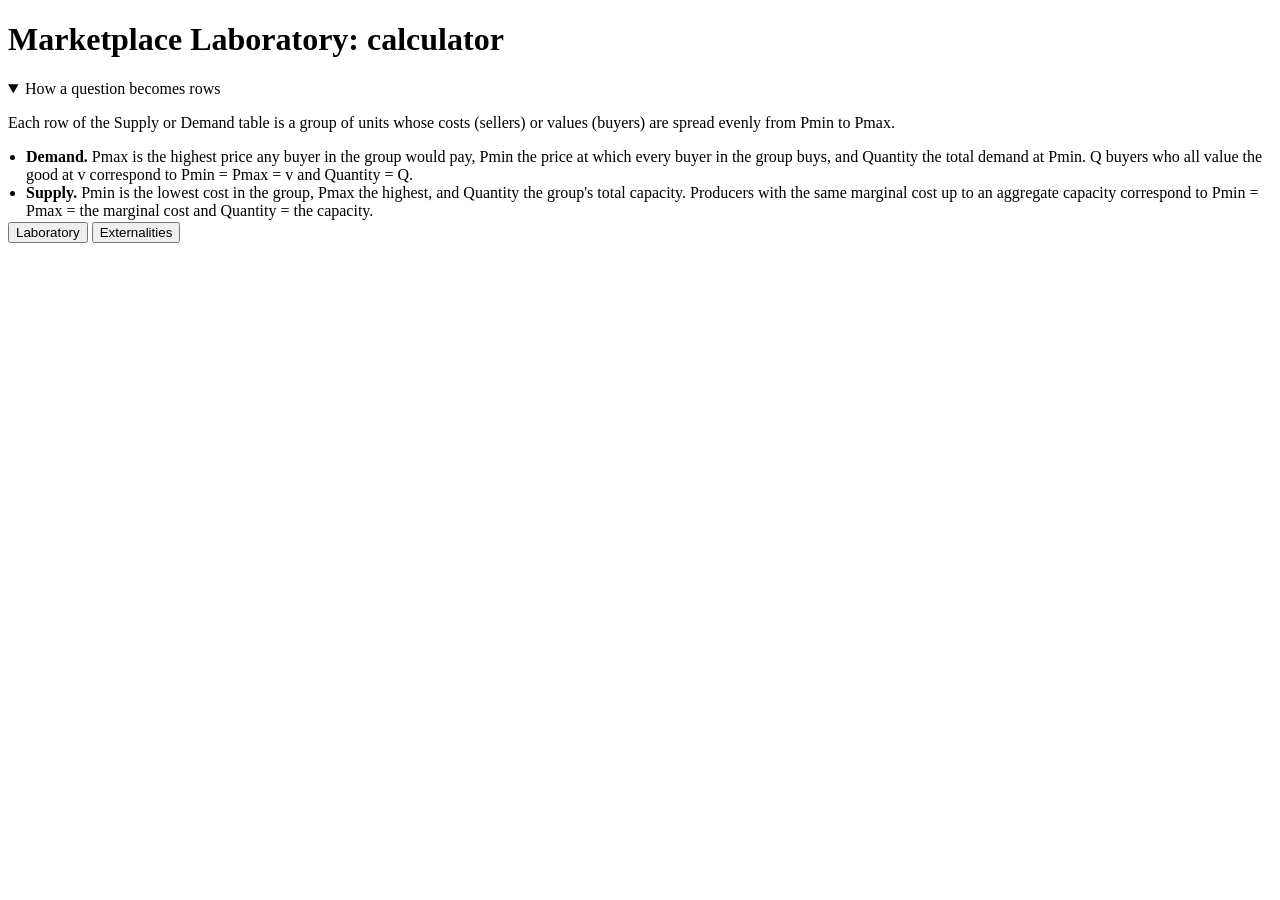
<file: src/calculator.html>
<!DOCTYPE html>
<html lang="en">
<head>
<meta charset="utf-8">
<meta name="viewport" content="width=device-width, initial-scale=1">
<meta name="robots" content="noindex">
<title>Marketplace Laboratory: calculator</title>
<!--STYLE-->
</head>
<body>
<div class="wrap">
  <h1>Marketplace Laboratory: calculator</h1>
  <details class="panel" open id="howto">
    <summary>How a question becomes rows</summary>
    <p class="caption">Each row of the Supply or Demand table is a group of units whose costs (sellers) or values (buyers) are spread evenly from Pmin to Pmax.</p>
    <ul class="caption" style="margin:4px 0 2px 18px; padding:0">
      <li><b>Demand.</b> Pmax is the highest price any buyer in the group would pay, Pmin the price at which every buyer in the group buys, and Quantity the total demand at Pmin. Q buyers who all value the good at v correspond to Pmin = Pmax = v and Quantity = Q.</li>
      <li><b>Supply.</b> Pmin is the lowest cost in the group, Pmax the highest, and Quantity the group's total capacity. Producers with the same marginal cost up to an aggregate capacity correspond to Pmin = Pmax = the marginal cost and Quantity = the capacity.</li>
    </ul>
  </details>
  <div id="hint" class="info" hidden></div>
  <nav class="tabs" id="main-tabs">
    <button type="button" data-tab="lab" class="active">Laboratory</button>
    <button type="button" data-tab="ext">Externalities</button>
  </nav>
  <section id="tab-lab"></section>
  <section id="tab-ext" hidden></section>
  <footer><span id="footer-status"></span></footer>
</div>
<!--CONFIG-->
<!--SCRIPTS-->
</body>
</html>
</file>
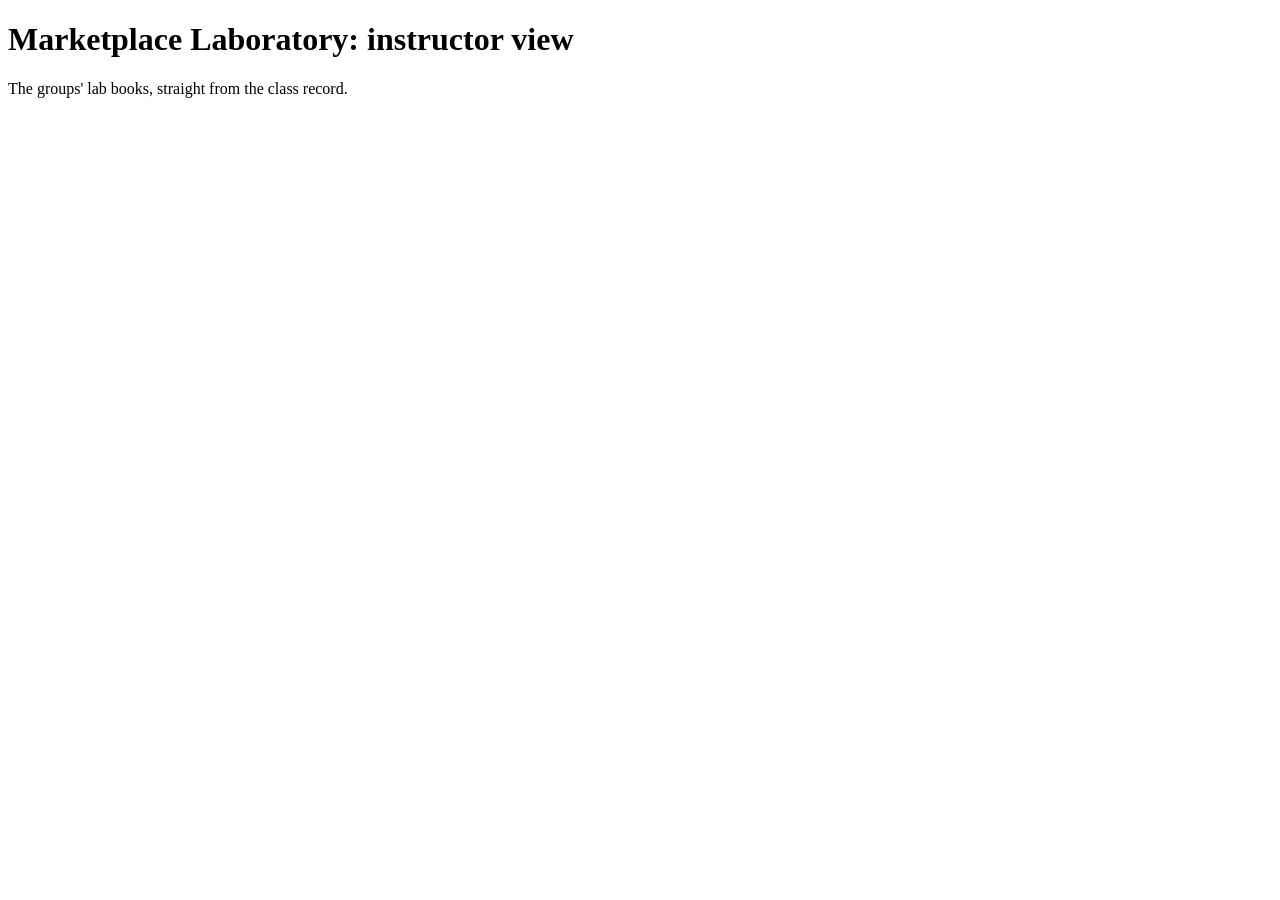
<file: src/instructor.html>
<!DOCTYPE html>
<html lang="en">
<head>
<meta charset="utf-8">
<meta name="viewport" content="width=device-width, initial-scale=1">
<meta name="robots" content="noindex">
<title>Marketplace Laboratory: instructor view</title>
<!--STYLE-->
</head>
<body>
<div class="wrap">
  <div class="row between">
    <div><h1>Marketplace Laboratory: instructor view</h1><p class="caption" id="subtitle">The groups' lab books, straight from the class record.</p></div>
    <div id="topbar" class="row"></div>
  </div>
  <div id="signin"></div>
  <div id="main" hidden>
    <div id="class-bar" class="panel shaded"></div>
    <details id="setup" class="panel"><summary>Class set-up: link and QR code, new classes, registered groups</summary><div id="setup-body"></div></details>
    <nav class="tabs" id="views">
      <button type="button" data-view="overview" class="active">Overview</button>
      <button type="button" data-view="experiment">By experiment</button>
      <button type="button" data-view="group">One group</button>
    </nav>
    <section id="view-overview"></section>
    <section id="view-experiment" hidden></section>
    <section id="view-group" hidden></section>
  </div>
  <footer><span id="footer-status"></span></footer>
</div>
<!--CONFIG-->
<!--SCRIPTS-->
</body>
</html>
</file>
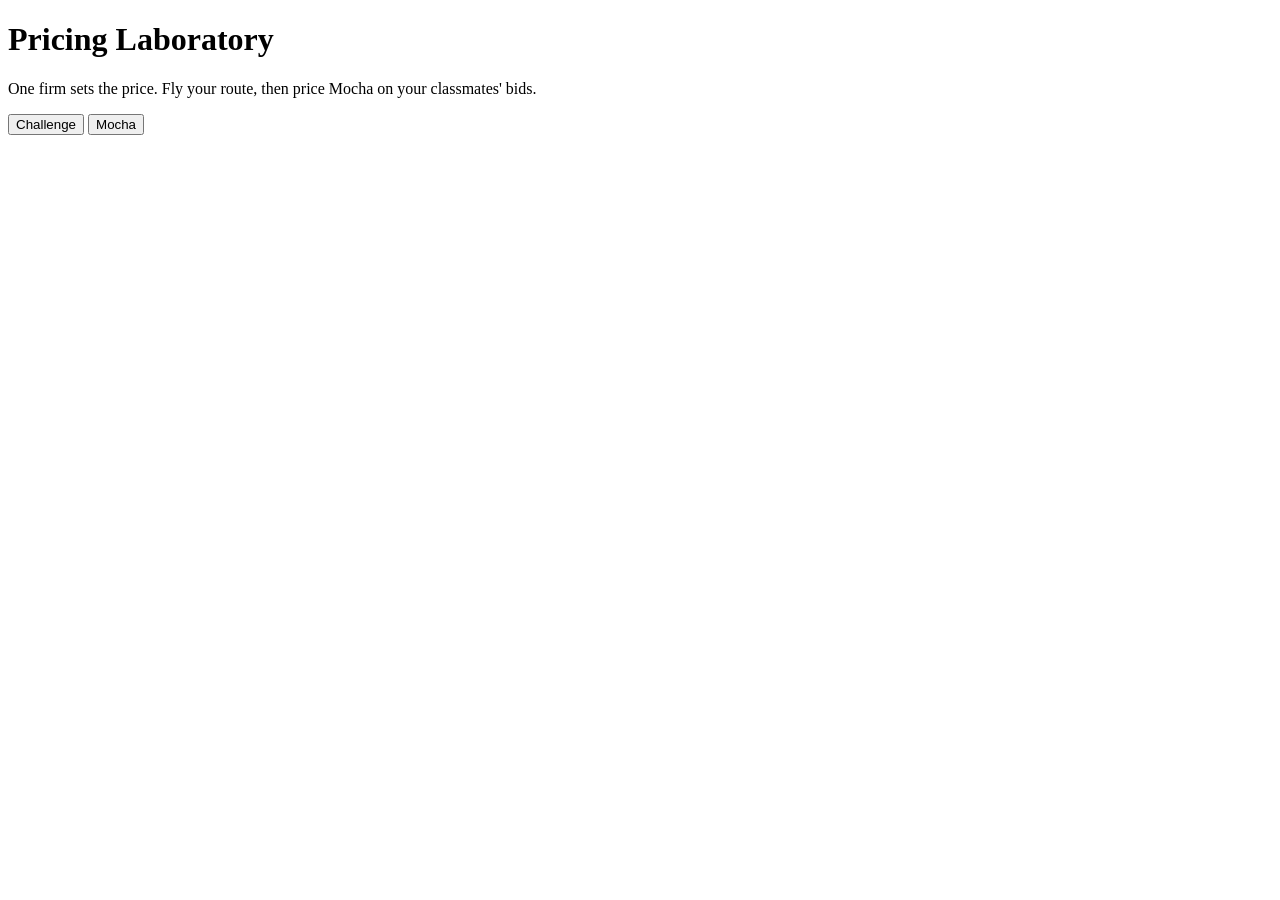
<file: src/pricing.html>
<!DOCTYPE html>
<html lang="en">
<head>
<meta charset="utf-8">
<meta name="viewport" content="width=device-width, initial-scale=1">
<title>Pricing Laboratory</title>
<!--STYLE-->
</head>
<body>
<div class="wrap">
  <h1>Pricing Laboratory</h1>
  <p class="caption">One firm sets the price. Fly your route, then price Mocha on your classmates' bids.</p>
  <div id="group-panel" class="panel"></div>
  <div id="hint" class="info" hidden></div>
  <nav class="tabs" id="main-tabs">
    <button type="button" data-tab="challenge" class="active">Challenge</button>
    <button type="button" data-tab="mocha">Mocha</button>
  </nav>
  <section id="tab-challenge"></section>
  <section id="tab-mocha" hidden></section>
  <footer><span id="footer-status"></span></footer>
</div>
<!--CONFIG-->
<!--SCRIPTS-->
</body>
</html>
</file>
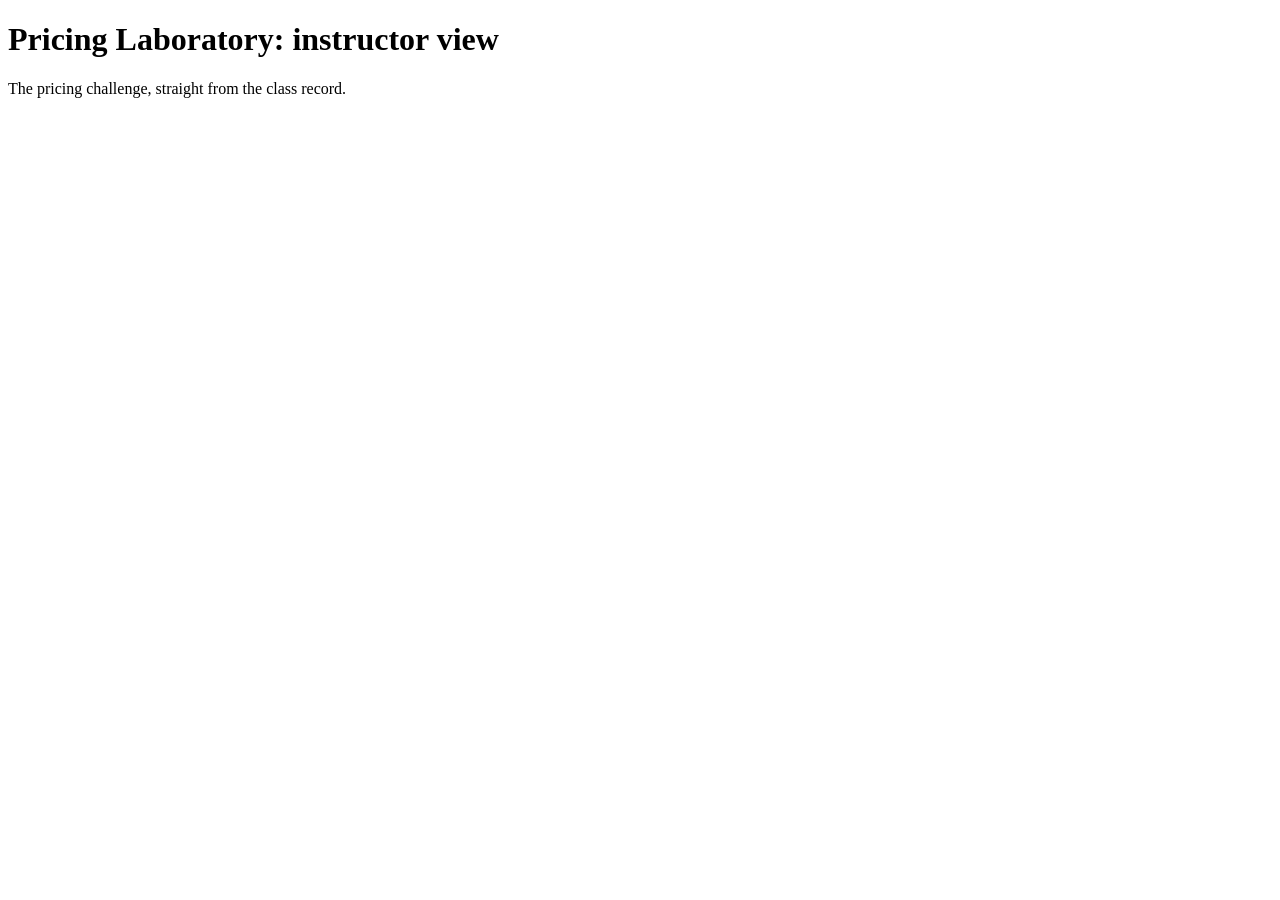
<file: src/pricing_instructor.html>
<!DOCTYPE html>
<html lang="en">
<head>
<meta charset="utf-8">
<meta name="viewport" content="width=device-width, initial-scale=1">
<meta name="robots" content="noindex">
<title>Pricing Laboratory: instructor view</title>
<!--STYLE-->
</head>
<body>
<div class="wrap">
  <div class="row between">
    <div><h1>Pricing Laboratory: instructor view</h1><p class="caption" id="subtitle">The pricing challenge, straight from the class record.</p></div>
    <div id="topbar" class="row"></div>
  </div>
  <div id="signin"></div>
  <div id="main" hidden>
    <div id="class-bar" class="panel shaded"></div>
    <nav class="tabs" id="views">
      <button type="button" data-view="challenge" class="active">Challenge</button>
      <button type="button" data-view="setup">Links and QR</button>
    </nav>
    <section id="view-challenge"></section>
    <section id="view-setup" hidden></section>
  </div>
  <footer><span id="footer-status"></span></footer>
</div>
<!--CONFIG-->
<!--SCRIPTS-->
</body>
</html>
</file>
